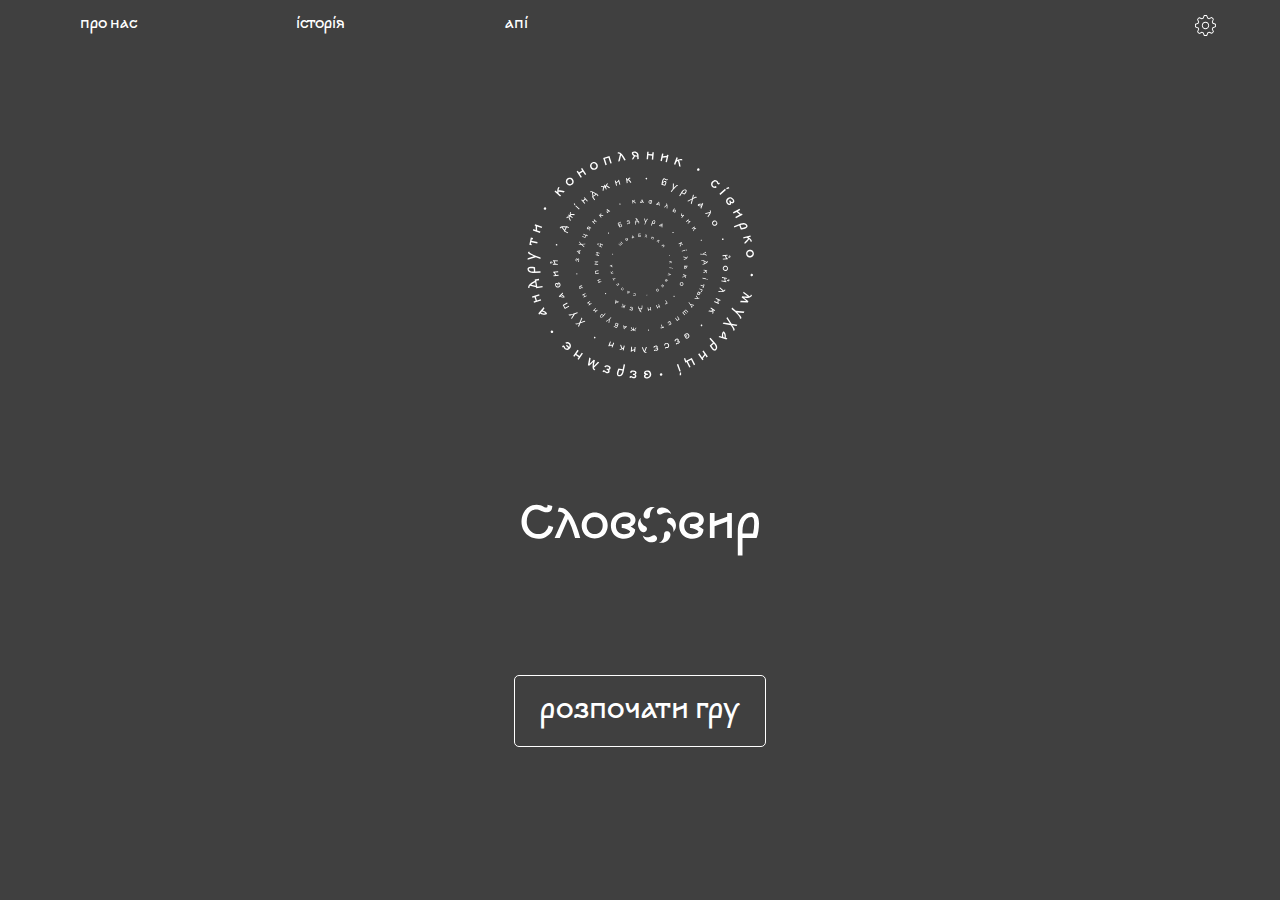
<file: index.html>
<!DOCTYPE html>
<html lang="en">
<head>
    <meta charset="UTF-8">
    <meta http-equiv="X-UA-Compatible" content="IE=edge">
    <meta name="viewport" content="width=device-width, initial-scale=1.0">
    <title>Slovovyr</title>
    <link rel="stylesheet" href="style.css">
</head>
<body class="">
    <div class="l-header">
        <div class="box">
            <div class="item">про нас</div>
            <div class="item">історія</div>
            <div class="item">апі</div>
        </div>
        <div class="icon">
            <svg width="21" height="21" viewBox="0 0 21 21" fill="none" xmlns="http://www.w3.org/2000/svg">
                <path d="M11.6489 21H9.44146C9.10934 21 8.99347 21.0007 7.86168 18.1393L6.98764 17.7768C4.60604 18.8794 4.32412 18.8794 4.22987 18.8794H4.04763L3.89222 18.7432L2.3274 17.1808C2.08943 16.9384 2.00696 16.8542 3.23146 14.0302L2.87506 13.1697C0 12.1184 0 11.9964 0 11.6499V9.44136C0 9.09533 0 8.98608 2.86554 7.85536L3.22194 6.993C1.92665 4.21198 2.01577 4.12563 2.27126 3.88017L3.9541 2.19652L4.16308 2.18983C4.41714 2.18983 5.35972 2.54078 6.96705 3.23326L7.83853 2.87218C8.88775 -0.000418458 9.01652 0 9.34752 0H11.555C11.8856 0 12.0019 0.000418203 13.1337 2.86256L14.0092 3.22249C16.3871 2.12136 16.6727 2.12136 16.7677 2.12136H16.9488L17.1042 2.25528L18.669 3.81504C18.907 4.06008 18.9883 4.14392 17.7638 6.96906L18.1213 7.83445C21 8.88133 21 9.00291 21 9.3501V11.556C21 11.8939 21 12.0129 18.1308 13.1442L17.7766 14.0073C19.0654 16.7763 18.9802 16.8631 18.739 17.1112L17.0433 18.8053L16.8332 18.8112C16.5803 18.8112 15.6399 18.4598 14.0348 17.7666L13.1582 18.128C12.1061 21 11.9866 21 11.6489 21ZM9.67093 20.0882H11.412C11.6118 19.6725 12.0437 18.5707 12.3895 17.6215L12.4591 17.4326L14.0444 16.7793L14.2149 16.853C15.1597 17.2642 16.2765 17.7199 16.7116 17.8599L17.9351 16.6387C17.7797 16.1991 17.3086 15.1235 16.8836 14.2162L16.7979 14.0318L17.4538 12.4339L17.6324 12.3635C18.5868 11.9886 19.6925 11.5258 20.1057 11.3147V9.59922C19.6877 9.39871 18.5863 8.97103 17.6372 8.62761L17.4514 8.55987L16.7911 6.96038L16.8699 6.78005C17.2761 5.84471 17.7279 4.74138 17.8726 4.29687L16.6459 3.0731C16.2499 3.21413 15.1412 3.699 14.206 4.13452L14.0318 4.21606L12.4465 3.56393L12.3757 3.38401C12.001 2.42955 11.5354 1.32287 11.3254 0.913171H9.58549C9.3846 1.32768 8.95413 2.42996 8.60921 3.37878L8.54068 3.56665L6.95977 4.22212L6.78931 4.14769C5.84233 3.73726 4.72334 3.28229 4.28673 3.14242L3.0654 4.3643C3.21866 4.80316 3.69123 5.87806 4.11473 6.78538L4.2016 6.97021L3.54238 8.56739L3.36495 8.63733C2.41212 9.0118 1.3082 9.47429 0.894942 9.68452V11.4022C1.31291 11.6035 2.41315 12.0323 3.36167 12.3772L3.54607 12.4457L4.20641 14.0398L4.12763 14.2197C3.72145 15.1543 3.27008 16.2562 3.12492 16.6999L4.35424 17.9274C4.74905 17.7852 5.85636 17.3004 6.79269 16.8644L6.96797 16.7825L8.55 17.4387L8.62078 17.6186C8.99665 18.5734 9.46082 19.6782 9.67093 20.0882ZM10.4999 14.1753C8.47573 14.1753 6.82742 12.5265 6.82742 10.4997C6.82742 8.47456 8.47542 6.82678 10.4999 6.82678C12.5229 6.82678 14.1673 8.47487 14.1673 10.4997C14.1673 12.5265 12.5229 14.1753 10.4999 14.1753ZM10.4999 7.73942C8.96776 7.73942 7.72236 8.97782 7.72236 10.4998C7.72236 12.0229 8.96745 13.2625 10.4999 13.2625C12.0295 13.2625 13.2738 12.0229 13.2738 10.4998C13.2734 8.97782 12.0295 7.73942 10.4999 7.73942Z" fill="white"/>
                </svg>               
        </div>
    </div>
    <div class="slovovyr">
        <svg width="260" id="vyr" height="260" viewBox="0 0 260 260" fill="none" xmlns="http://www.w3.org/2000/svg">
            <path d="M137.092 235.448C137.901 235.401 138.615 235.536 139.234 235.851C139.843 236.166 140.32 236.615 140.663 237.196C141.007 237.777 141.201 238.442 141.244 239.191C141.289 239.98 141.139 240.685 140.794 241.305C140.45 241.936 139.957 242.43 139.317 242.787C138.677 243.155 137.947 243.362 137.129 243.409C136.52 243.444 135.98 243.375 135.509 243.201C135.038 243.028 134.668 242.769 134.398 242.424C134.128 242.089 133.98 241.696 133.955 241.247C133.929 240.798 134.036 240.401 134.277 240.057C134.518 239.722 134.868 239.452 135.327 239.245C134.784 239.026 134.307 238.748 133.897 238.411C133.888 237.56 134.174 236.867 134.754 236.333C135.325 235.8 136.104 235.505 137.092 235.448ZM139.746 239.277C139.702 238.508 139.456 237.886 139.008 237.411C138.561 236.946 137.948 236.736 137.169 236.781C136.69 236.808 136.28 236.912 135.94 237.092C135.59 237.282 135.404 237.528 135.381 237.83C135.695 238.072 136.092 238.27 136.572 238.423C137.042 238.586 137.472 238.656 137.861 238.634L137.951 238.629L138.022 239.857L136.868 239.923C136.419 239.949 136.066 240.074 135.808 240.299C135.551 240.525 135.431 240.802 135.45 241.131C135.47 241.471 135.635 241.732 135.946 241.914C136.247 242.097 136.652 242.174 137.161 242.145C137.67 242.116 138.128 241.979 138.535 241.736C138.932 241.502 139.244 241.174 139.47 240.75C139.686 240.327 139.778 239.836 139.746 239.277Z" fill="white"/>
            <path d="M123.814 243.31C123.475 243.286 123.173 243.23 122.908 243.141C122.644 243.053 122.352 242.932 122.031 242.78C121.877 242.699 121.721 242.628 121.565 242.567C121.399 242.505 121.251 242.469 121.122 242.46C120.852 242.442 120.711 242.592 120.699 242.912L120.703 243.078L119.592 242.835C119.566 242.632 119.56 242.432 119.574 242.232C119.604 241.793 119.771 241.484 120.074 241.305C120.378 241.125 120.714 241.049 121.083 241.074C121.302 241.09 121.51 241.134 121.705 241.208C121.9 241.282 122.139 241.389 122.42 241.529C122.71 241.669 122.949 241.771 123.135 241.834C123.32 241.907 123.513 241.951 123.712 241.965C124.061 241.989 124.342 241.913 124.555 241.738C124.767 241.572 124.882 241.365 124.899 241.115C124.919 240.836 124.821 240.583 124.606 240.358C124.381 240.142 124.064 240.019 123.655 239.991L122.891 239.938L122.977 238.71L123.785 238.767C124.144 238.792 124.44 238.722 124.672 238.558C124.893 238.403 125.014 238.181 125.034 237.892C125.056 237.582 124.949 237.319 124.713 237.102C124.468 236.885 124.041 236.755 123.432 236.712C122.814 236.669 122.326 236.77 121.968 237.016C121.609 237.272 121.384 237.622 121.293 238.067L119.951 237.477C120.041 237.042 120.253 236.661 120.587 236.333C120.92 236.016 121.343 235.775 121.855 235.61C122.357 235.454 122.913 235.398 123.521 235.44C124.529 235.511 125.293 235.765 125.814 236.202C126.324 236.639 126.557 237.191 126.51 237.859C126.484 238.229 126.377 238.547 126.188 238.814C125.988 239.091 125.718 239.298 125.378 239.434C125.714 239.638 125.971 239.912 126.147 240.255C126.314 240.597 126.384 240.958 126.357 241.337C126.332 241.706 126.218 242.049 126.015 242.366C125.812 242.683 125.525 242.928 125.152 243.103C124.769 243.276 124.323 243.345 123.814 243.31Z" fill="white"/>
            <path d="M113.709 236.545C113.49 237.674 113.128 238.618 112.624 239.375C112.108 240.141 111.494 240.684 110.779 241.003C110.054 241.331 109.274 241.414 108.439 241.251C107.811 241.129 107.371 240.743 107.121 240.094C106.86 239.442 106.828 238.615 107.022 237.614C107.165 236.878 107.376 236.134 107.654 235.384C107.931 234.643 108.232 234.009 108.559 233.481L112.711 234.289L113.713 229.135L115.097 229.404L113.709 236.545ZM109.35 234.995C108.939 235.903 108.636 236.858 108.441 237.859C108.306 238.556 108.272 239.069 108.341 239.399C108.407 239.737 108.612 239.94 108.956 240.007C109.525 240.118 110.042 240.004 110.505 239.666C110.966 239.338 111.35 238.878 111.659 238.286C111.956 237.702 112.168 237.081 112.296 236.424L112.457 235.599L109.35 234.995Z" fill="white"/>
            <path d="M96.5753 238.208C96.2519 238.102 95.9727 237.975 95.7376 237.825C95.5024 237.675 95.248 237.487 94.9744 237.261C94.8439 237.145 94.7103 237.039 94.5736 236.942C94.4273 236.842 94.2924 236.771 94.1688 236.731C93.912 236.648 93.7389 236.76 93.6495 237.067L93.6128 237.229L92.5939 236.724C92.6177 236.521 92.6605 236.325 92.7223 236.135C92.8583 235.716 93.0952 235.457 93.4328 235.356C93.7704 235.256 94.1152 235.263 94.467 235.377C94.6763 235.445 94.8667 235.539 95.0384 235.657C95.21 235.776 95.4152 235.938 95.6539 236.141C95.9021 236.348 96.1088 236.505 96.274 236.611C96.4362 236.727 96.6123 236.816 96.8025 236.878C97.1354 236.986 97.4263 236.98 97.6752 236.862C97.9211 236.752 98.0827 236.579 98.16 236.341C98.2465 236.075 98.2129 235.806 98.0591 235.535C97.8927 235.271 97.6145 235.075 97.2246 234.949L96.4971 234.712L96.8773 233.542L97.6477 233.793C97.99 233.904 98.2936 233.908 98.5585 233.805C98.8108 233.708 98.9817 233.522 99.0714 233.246C99.1672 232.951 99.1272 232.67 98.9513 232.403C98.7658 232.132 98.3831 231.903 97.803 231.714C97.2133 231.522 96.7151 231.502 96.3083 231.654C95.8984 231.815 95.5953 232.1 95.3992 232.51L94.2398 231.612C94.4329 231.212 94.7309 230.894 95.134 230.657C95.5339 230.43 96.0025 230.298 96.5399 230.262C97.0646 230.233 97.617 230.313 98.1971 230.501C99.1577 230.814 99.8376 231.245 100.237 231.795C100.627 232.343 100.718 232.935 100.511 233.572C100.397 233.924 100.215 234.207 99.9672 234.421C99.7063 234.641 99.3943 234.776 99.031 234.826C99.3082 235.105 99.4909 235.433 99.5791 235.809C99.6577 236.181 99.6383 236.548 99.5208 236.91C99.4065 237.261 99.2127 237.566 98.9395 237.825C98.6662 238.083 98.3275 238.251 97.9234 238.33C97.5096 238.406 97.0603 238.365 96.5753 238.208Z" fill="white"/>
            <path d="M83.9522 232.702C84.0341 233.123 84.1672 233.44 84.3513 233.654C84.5354 233.868 84.7842 234.052 85.0978 234.208C85.1516 234.234 85.2456 234.27 85.38 234.314L84.5447 235.256C84.3657 235.212 84.2358 235.17 84.1552 235.13C83.1607 234.637 82.6272 233.642 82.5549 232.144C82.4781 230.655 82.6712 228.959 83.1341 227.057C81.8328 228.376 80.4911 229.631 79.1089 230.821L77.8724 230.208L79.2811 222.536L80.652 223.215L79.5978 228.686C81.1091 227.326 82.473 226.004 83.6894 224.721L84.9662 225.353C84.3261 227.748 83.966 229.623 83.8857 230.979L87.9498 226.832L89.24 227.472L83.9522 232.702Z" fill="white"/>
            <path d="M67.4785 223.942L68.7257 222.16L65.6289 219.992L64.3817 221.774L63.2265 220.966L67.5272 214.821L68.6823 215.63L66.403 218.886L69.4998 221.054L71.7791 217.797L72.9343 218.606L68.6336 224.75L67.4785 223.942Z" fill="white"/>
            <path d="M59.8137 213.466C59.3362 213.991 58.7954 214.378 58.1914 214.627C57.5732 214.876 56.954 214.955 56.3338 214.864C55.7062 214.766 55.1445 214.492 54.6487 214.042C54.397 213.813 54.2093 213.588 54.0855 213.368C53.9543 213.14 53.8359 212.884 53.7303 212.599C53.632 212.321 53.5385 212.141 53.4497 212.06C53.3535 211.973 53.2745 211.948 53.2126 211.987C53.144 212.032 53.0458 212.126 52.918 212.266L52.7364 212.466L52.0461 211.575C52.1974 211.334 52.3303 211.151 52.4446 211.025C52.7338 210.707 53.052 210.55 53.3991 210.555C53.7462 210.559 54.0492 210.679 54.3082 210.915C54.471 211.063 54.5989 211.22 54.6917 211.385C54.7772 211.544 54.8613 211.749 54.944 211.999C55.0342 212.257 55.1294 212.472 55.2297 212.644C55.3158 212.817 55.444 212.981 55.6142 213.136C55.9694 213.458 56.3871 213.608 56.8674 213.585C57.341 213.57 57.8125 213.363 58.282 212.966L55.9398 210.837L56.8276 209.86L59.1587 211.979C59.4465 211.484 59.5635 210.968 59.5096 210.433C59.449 209.905 59.2078 209.449 58.786 209.066C58.3716 208.689 57.9229 208.484 57.4399 208.45C56.9495 208.41 56.4884 208.538 56.0566 208.835L55.4147 207.623C56.045 207.183 56.7513 207 57.5336 207.076C58.3159 207.152 59.0327 207.486 59.6839 208.078C60.2019 208.549 60.5642 209.094 60.7708 209.714C60.9633 210.335 60.9832 210.975 60.8306 211.634C60.6638 212.293 60.3249 212.904 59.8137 213.466Z" fill="white"/>
            <path d="M42.9715 196.091C42.5593 195.538 41.7617 195.421 41.2083 195.834C40.655 196.246 40.5384 197.043 40.9505 197.597C41.3627 198.15 42.1604 198.267 42.7137 197.855C43.2671 197.442 43.3837 196.645 42.9715 196.091Z" fill="white"/>
            <path d="M32.7681 175.475C33.6405 175.682 34.452 176.016 35.2027 176.479C35.9444 176.947 36.493 177.555 36.8485 178.305C36.9513 178.522 36.9828 178.729 36.9429 178.925C36.8987 179.112 36.7907 179.246 36.619 179.327C36.104 179.571 35.4904 179.713 34.7784 179.752C34.0664 179.79 33.3146 179.698 32.523 179.476C31.7315 179.254 30.9718 178.9 30.2439 178.415L29.0813 179.779L28.4067 178.356L33.7511 172.121L34.4257 173.544L32.7681 175.475ZM35.1711 178.304C35.2525 178.265 35.2717 178.201 35.2289 178.11C35.1089 177.857 34.7212 177.576 34.0657 177.267C33.4011 176.963 32.6704 176.717 31.8737 176.53L31.0349 177.492C31.4854 177.766 31.9839 177.989 32.5305 178.161C33.0728 178.325 33.583 178.42 34.061 178.448C34.539 178.476 34.9091 178.428 35.1711 178.304Z" fill="white"/>
            <path d="M23.5772 166.454L25.6479 165.789L24.4915 162.19L22.4207 162.856L21.9894 161.513L29.1297 159.219L29.5611 160.561L25.7767 161.777L26.9332 165.376L30.7176 164.16L31.1489 165.502L24.0086 167.797L23.5772 166.454Z" fill="white"/>
            <path d="M32.4509 150.899L32.6853 152.229L26.2593 153.362L26.0718 152.298L20.0157 150.776C19.5151 151.393 19.3151 151.986 19.4158 152.558C19.4419 152.705 19.4821 152.876 19.5365 153.069L18.2827 152.955C18.2317 152.782 18.1967 152.641 18.1776 152.532C17.8043 150.415 20.0451 148.121 24.8999 145.651L24.7124 144.587L28.9225 143.845L29.1569 145.174L26.2024 145.695L27.2806 151.811L32.4509 150.899ZM25.1708 147.187C23.4084 148.076 22.0484 148.915 21.0907 149.703L25.8088 150.806L25.1708 147.187Z" fill="white"/>
            <path d="M23.282 137.993C22.133 138.042 21.1315 137.909 20.2773 137.596C19.4126 137.272 18.7419 136.801 18.2649 136.18C17.7775 135.551 17.5157 134.811 17.4793 133.962C17.4519 133.323 17.7251 132.805 18.2987 132.411C18.8719 132.006 19.6681 131.781 20.6871 131.738C21.4364 131.706 22.2085 131.738 23.0033 131.834C23.7882 131.93 24.4751 132.076 25.0639 132.271L25.2448 136.497L30.49 136.273L30.5503 137.681L23.282 137.993ZM23.7757 133.392C22.7967 133.204 21.7977 133.132 20.7787 133.175C20.0693 133.206 19.5626 133.292 19.2584 133.435C18.9443 133.579 18.7947 133.826 18.8096 134.175C18.8344 134.755 19.065 135.23 19.5013 135.602C19.9276 135.974 20.4645 136.241 21.1121 136.404C21.7492 136.557 22.4024 136.619 23.0718 136.59L23.9111 136.554L23.7757 133.392Z" fill="white"/>
            <path d="M30.4659 123.905L25.8637 122.252L17.5983 124.76L17.7321 123.176L23.8778 121.347C22.9399 120.926 21.8932 120.426 20.7379 119.847C20.034 119.507 19.4925 119.205 19.1132 118.942C18.734 118.679 18.4603 118.415 18.292 118.15C18.1245 117.875 18.0551 117.568 18.0837 117.229C18.0938 117.11 18.1188 116.992 18.1588 116.875L19.3575 116.584L19.3474 116.704C19.3247 116.973 19.39 117.209 19.5434 117.413C19.6869 117.616 19.8918 117.804 20.1582 117.977C20.4146 118.149 20.8208 118.389 21.3769 118.697C21.9803 119.039 22.7696 119.437 23.7449 119.89C24.7202 120.344 25.5772 120.712 26.316 120.995L30.5846 122.5L30.4659 123.905Z" fill="white"/>
            <path d="M20.8483 102.622L23.0189 103.087L22.7358 104.407L21.8119 104.209L21.4722 105.793L27.5588 107.098L27.2631 108.477L21.1765 107.172L20.8368 108.756L21.7608 108.954L21.4777 110.274L19.3071 109.808L20.8483 102.622Z" fill="white"/>
            <path d="M23.3606 94.1212L25.7237 94.9525L25.6621 90.9237L24.615 90.5554L25.0829 89.2253L32.1579 91.7142L31.69 93.0443L27.0347 91.4066L27.0962 95.4353L30.4356 96.6101L29.9677 97.9402L22.8927 95.4513L23.3606 94.1212Z" fill="white"/>
            <path d="M36.0757 74.183C36.428 73.5897 36.2289 72.8085 35.6356 72.4562C35.0424 72.1039 34.2612 72.303 33.9089 72.8963C33.5566 73.4896 33.7557 74.2707 34.349 74.623C34.9423 74.9753 35.7234 74.7762 36.0757 74.183Z" fill="white"/>
            <path d="M44.5068 56.5145L45.4407 55.4782L47.2682 57.1249C47.1491 56.1965 47.1994 55.2592 47.4193 54.3132C47.6384 53.353 47.9834 52.5668 48.4543 51.9546L49.725 52.4939L49.6246 52.6053C49.3635 52.895 49.1362 53.2892 48.9426 53.7878C48.7483 54.2723 48.6057 54.7967 48.5146 55.3608C49.3122 55.3122 50.2465 55.3733 51.3175 55.5442C52.3877 55.701 53.5378 55.9633 54.7678 56.3313L53.7034 57.5124C51.5192 56.9038 49.7604 56.6448 48.4268 56.7354C48.4516 57.6192 48.6262 58.2545 48.9508 58.6412L51.0123 60.4988L50.0785 61.5352L44.5068 56.5145Z" fill="white"/>
            <path d="M62.2845 49.5583C61.7288 50.0317 61.1124 50.3336 60.4352 50.4639C59.7656 50.5877 59.11 50.5353 58.4686 50.3067C57.8207 50.0705 57.26 49.6746 56.7866 49.1189C56.3197 48.5708 56.0243 47.962 55.9004 47.2924C55.7778 46.6087 55.8307 45.9461 56.0593 45.3047C56.289 44.6492 56.6779 44.0879 57.226 43.621C57.7969 43.1346 58.4171 42.8295 59.0867 42.7057C59.7499 42.5742 60.3983 42.6261 61.0322 42.8612C61.6736 43.0898 62.2375 43.4895 62.7239 44.0604C63.1973 44.6161 63.4992 45.2325 63.6295 45.9097C63.7533 46.5793 63.6971 47.2381 63.4609 47.886C63.2323 48.5275 62.8402 49.0849 62.2845 49.5583ZM57.9284 48.1461C58.4148 48.717 58.9849 49.0392 59.6387 49.1128C60.2925 49.1863 60.8859 48.9961 61.4187 48.5421C61.9515 48.0882 62.2336 47.5326 62.2648 46.8754C62.2961 46.2181 62.0685 45.6041 61.5821 45.0332C61.0957 44.4623 60.5256 44.1401 59.8718 44.0666C59.2179 43.993 58.6246 44.1832 58.0918 44.6372C57.5589 45.0912 57.2769 45.6468 57.2457 46.304C57.2144 46.9612 57.442 47.5752 57.9284 48.1461Z" fill="white"/>
            <path d="M67.8 35.7733L68.9809 37.5998L72.1552 35.5475L70.9744 33.721L72.1585 32.9554L76.2304 39.2538L75.0464 40.0193L72.8882 36.6812L69.7139 38.7335L71.872 42.0716L70.6879 42.8371L66.6159 36.5388L67.8 35.7733Z" fill="white"/>
            <path d="M85.5919 34.4522C84.9321 34.7646 84.2583 34.8955 83.5705 34.845C82.8918 34.7901 82.2725 34.5689 81.7127 34.1811C81.1487 33.7843 80.7105 33.256 80.3981 32.5962C80.09 31.9455 79.9633 31.2808 80.0181 30.602C80.0777 29.9099 80.3014 29.284 80.6891 28.7243C81.0816 28.1512 81.6032 27.7106 82.254 27.4024C82.9318 27.0815 83.6101 26.9484 84.2889 27.0032C84.9634 27.049 85.576 27.2679 86.1267 27.66C86.6865 28.0477 87.1268 28.5805 87.4478 29.2584C87.7602 29.9182 87.8911 30.5919 87.8406 31.2797C87.7858 31.9585 87.56 32.5799 87.1632 33.1439C86.7754 33.7037 86.2516 34.1398 85.5919 34.4522ZM81.7538 31.9543C82.0747 32.6322 82.5413 33.0918 83.1534 33.333C83.7655 33.5743 84.3879 33.5451 85.0206 33.2456C85.6532 32.946 86.0702 32.4831 86.2715 31.8567C86.4728 31.2303 86.413 30.5781 86.0921 29.9003C85.7711 29.2224 85.3046 28.7629 84.6925 28.5216C84.0803 28.2803 83.4579 28.3095 82.8253 28.609C82.1926 28.9086 81.7756 29.3716 81.5743 29.998C81.373 30.6244 81.4328 31.2765 81.7538 31.9543Z" fill="white"/>
            <path d="M99.4487 20.9934L101.74 28.1348L100.398 28.5656L98.5186 22.7096L94.9193 23.8645L96.7983 29.7204L95.4557 30.1512L93.1643 23.0098L99.4487 20.9934Z" fill="white"/>
            <path d="M114.216 25.3886C113.104 23.0592 112.061 21.3068 111.087 20.1313L109.685 26.2074L108.179 26.4795L110.009 19.0609C109.391 18.5629 108.796 18.3655 108.225 18.4686C108.078 18.4953 107.907 18.5362 107.714 18.5915L107.823 17.3371C107.996 17.2855 108.137 17.2498 108.245 17.2303C110.538 16.816 113.035 19.4438 115.737 25.1139L114.216 25.3886Z" fill="white"/>
            <path d="M121.848 24.3913C122.507 23.0689 123.175 21.9612 123.854 21.0683C123.218 20.7479 122.728 20.3304 122.384 19.8161C122.039 19.2917 121.852 18.7349 121.824 18.1455C121.779 17.1866 122.556 16.6695 124.154 16.5943C125.023 16.5533 125.779 16.6679 126.423 16.938C127.076 17.2075 127.58 17.6043 127.935 18.1281C128.3 18.6516 128.5 19.2729 128.534 19.9921L128.726 24.0676L127.317 24.1339L127.199 21.6166L127.034 21.6244C126.275 21.6601 125.617 21.611 125.06 21.4771C124.447 22.2868 123.886 23.2342 123.377 24.3194L121.848 24.3913ZM123.318 18.2855C123.332 18.5851 123.41 18.8618 123.552 19.1154C123.694 19.369 123.905 19.5893 124.184 19.7764C124.897 20.2634 125.829 20.4798 126.977 20.4257L127.142 20.418L127.13 20.1483C127.093 19.3791 126.821 18.7963 126.311 18.3998C125.812 17.9929 125.122 17.8101 124.243 17.8515C123.924 17.8665 123.686 17.9128 123.529 17.9902C123.382 18.0572 123.312 18.1556 123.318 18.2855Z" fill="white"/>
            <path d="M138.655 16.8265L138.471 18.9937L142.237 19.3134L142.421 17.1462L143.826 17.2655L143.192 24.7386L141.787 24.6194L142.123 20.6586L138.356 20.3389L138.02 24.2997L136.615 24.1804L137.25 16.7073L138.655 16.8265Z" fill="white"/>
            <path d="M153.448 18.8188L152.91 21.2654L156.901 20.7146L157.139 19.6305L158.517 19.9332L156.906 27.2583L155.529 26.9555L156.589 22.1356L152.597 22.6865L151.837 26.1439L150.46 25.8412L152.07 18.5161L153.448 18.8188Z" fill="white"/>
            <path d="M166.525 22.2557L167.837 22.7316L166.997 25.044C167.813 24.5847 168.7 24.2791 169.66 24.1273C170.632 23.9694 171.49 23.9937 172.234 24.1999L172.212 25.5802L172.071 25.529C171.705 25.3959 171.254 25.3334 170.719 25.3415C170.197 25.3435 169.658 25.4084 169.101 25.536C169.445 26.2569 169.74 27.1457 169.984 28.2024C170.241 29.253 170.43 30.4174 170.552 31.6955L169.057 31.1531C168.8 28.9003 168.379 27.173 167.794 25.9713C166.984 26.3264 166.461 26.727 166.225 27.1732L165.278 29.7817L163.967 29.3058L166.525 22.2557Z" fill="white"/>
            <path d="M187.663 35.6474C188.252 36.0055 189.035 35.8142 189.394 35.2244C189.752 34.6346 189.56 33.8515 188.971 33.4934C188.381 33.1353 187.598 33.3267 187.24 33.9164C186.881 34.5062 187.073 35.2893 187.663 35.6474Z" fill="white"/>
            <path d="M202.325 51.9569C201.8 51.4789 201.434 50.9227 201.228 50.2882C201.035 49.6531 201.015 49.0063 201.169 48.3478C201.322 47.6894 201.651 47.0829 202.156 46.5283C202.634 46.0034 203.179 45.6203 203.79 45.3793C204.409 45.1309 205.028 45.0523 205.648 45.1436C206.268 45.2349 206.826 45.5061 207.321 45.9571C207.573 46.186 207.76 46.4109 207.884 46.6316C208.015 46.859 208.133 47.1154 208.238 47.4007C208.336 47.6793 208.43 47.859 208.519 47.9397C208.615 48.0273 208.694 48.0519 208.756 48.0136C208.824 47.9679 208.923 47.8748 209.05 47.7343L209.162 47.6123L209.803 48.6016C209.717 48.7401 209.624 48.8648 209.523 48.9757C209.233 49.2937 208.915 49.4502 208.568 49.4452C208.221 49.4402 207.918 49.3199 207.659 49.0843C207.504 48.9429 207.387 48.7962 207.309 48.6441C207.231 48.492 207.151 48.2976 207.07 48.0607C206.972 47.7963 206.885 47.588 206.807 47.436C206.729 47.2839 206.608 47.1338 206.446 46.9857C206.017 46.5952 205.507 46.4492 204.917 46.5476C204.327 46.646 203.783 46.9688 203.285 47.516C202.753 48.1002 202.481 48.7111 202.468 49.3488C202.456 49.9864 202.701 50.5342 203.204 50.992C203.611 51.3623 204.062 51.557 204.558 51.5762C205.062 51.588 205.535 51.4243 205.98 51.0849L206.631 52.3073C206.222 52.6238 205.764 52.8223 205.258 52.9026C204.759 52.9897 204.251 52.9533 203.734 52.7935C203.224 52.6263 202.754 52.3474 202.325 51.9569Z" fill="white"/>
            <path d="M215.943 54.9151L210.347 59.9095L209.408 58.8576L215.004 53.8632L215.943 54.9151ZM216.219 53.0398L218.826 52.0191L219.356 53.3559L216.656 54.1376L216.219 53.0398Z" fill="white"/>
            <path d="M216.858 68.4547C216.387 67.7957 216.12 67.1204 216.056 66.4287C215.997 65.7452 216.122 65.1029 216.43 64.5018C216.738 63.9008 217.197 63.3822 217.807 62.9461C218.45 62.4867 219.126 62.2372 219.835 62.1974C220.552 62.1519 221.233 62.3046 221.877 62.6555C222.529 63.0005 223.094 63.5066 223.57 64.1738C223.925 64.6701 224.155 65.1635 224.26 65.654C224.364 66.1445 224.343 66.5962 224.195 67.0089C224.056 67.4158 223.803 67.7501 223.437 68.0117C223.071 68.2734 222.678 68.3944 222.258 68.3748C221.847 68.3493 221.431 68.1977 221.012 67.92C221.116 68.4965 221.136 69.0481 221.07 69.5748C220.355 70.0365 219.617 70.1645 218.855 69.959C218.1 69.7616 217.434 69.2602 216.858 68.4547ZM218.679 64.1664C218.053 64.6141 217.658 65.1542 217.496 65.7867C217.341 66.4133 217.491 67.0439 217.944 67.6785C218.223 68.069 218.53 68.3601 218.864 68.5518C219.211 68.7458 219.519 68.7719 219.786 68.63C219.823 68.2348 219.778 67.7936 219.651 67.3066C219.538 66.8219 219.369 66.4209 219.142 66.1036L219.09 66.0303L220.09 65.3151L220.762 66.2548C221.023 66.6209 221.318 66.8528 221.646 66.9503C221.974 67.0479 222.272 67.0007 222.541 66.8088C222.817 66.6111 222.95 66.3321 222.938 65.9717C222.932 65.6195 222.781 65.2359 222.484 64.821C222.188 64.4061 221.828 64.0917 221.405 63.8779C220.995 63.6665 220.551 63.5783 220.072 63.6133C219.599 63.6564 219.135 63.8408 218.679 64.1664Z" fill="white"/>
            <path d="M230.168 75.0542L227.956 76.2305L230.963 78.9128L231.943 78.3916L232.605 79.6365L225.983 83.1583L225.321 81.9134L229.678 79.596L226.672 76.9137L223.546 78.576L222.884 77.3312L229.506 73.8094L230.168 75.0542Z" fill="white"/>
            <path d="M230.664 88.577C231.74 88.17 232.733 87.9814 233.642 88.0115C234.564 88.0473 235.349 88.2849 235.997 88.7242C236.657 89.1693 237.138 89.7893 237.438 90.5843C237.665 91.1828 237.568 91.7596 237.147 92.3145C236.73 92.8787 236.044 93.3413 235.09 93.7023C234.389 93.9678 233.645 94.1796 232.861 94.3376C232.085 94.4921 231.387 94.5691 230.767 94.5686L229.27 90.6125L224.359 92.4707L223.86 91.152L230.664 88.577ZM231.638 93.1001C232.627 92.9718 233.598 92.7272 234.552 92.3662C235.216 92.1149 235.67 91.8736 235.914 91.6423C236.168 91.4074 236.232 91.1263 236.108 90.799C235.903 90.2565 235.535 89.8772 235.004 89.6612C234.483 89.4415 233.889 89.3561 233.223 89.4049C232.57 89.4596 231.93 89.6055 231.304 89.8426L230.518 90.1399L231.638 93.1001Z" fill="white"/>
            <path d="M240.456 100.38L240.78 101.737L238.388 102.309C239.22 102.737 239.964 103.31 240.619 104.027C241.285 104.752 241.738 105.482 241.975 106.217L240.811 106.958L240.776 106.812C240.685 106.433 240.489 106.022 240.188 105.58C239.899 105.145 239.548 104.731 239.135 104.336C238.723 105.021 238.143 105.756 237.395 106.541C236.659 107.334 235.791 108.133 234.791 108.938L234.421 107.391C236.16 105.937 237.371 104.634 238.052 103.484C237.31 103.004 236.687 102.788 236.185 102.836L233.486 103.482L233.161 102.125L240.456 100.38Z" fill="white"/>
            <path d="M236.11 118.969C236.035 118.243 236.136 117.564 236.412 116.932C236.69 116.311 237.105 115.8 237.656 115.401C238.218 115.001 238.862 114.764 239.588 114.689C240.305 114.615 240.974 114.716 241.595 114.994C242.228 115.28 242.744 115.7 243.143 116.251C243.553 116.812 243.795 117.451 243.869 118.167C243.946 118.913 243.846 119.597 243.568 120.219C243.301 120.84 242.891 121.344 242.338 121.733C241.786 122.132 241.137 122.37 240.391 122.447C239.665 122.523 238.986 122.422 238.354 122.145C237.732 121.868 237.221 121.448 236.821 120.886C236.422 120.334 236.185 119.695 236.11 118.969ZM239.743 116.181C238.997 116.258 238.408 116.545 237.977 117.042C237.546 117.539 237.366 118.136 237.438 118.832C237.51 119.528 237.808 120.076 238.332 120.474C238.856 120.872 239.491 121.033 240.237 120.955C240.983 120.878 241.571 120.591 242.002 120.094C242.433 119.597 242.613 119.001 242.541 118.304C242.469 117.608 242.171 117.061 241.647 116.662C241.124 116.264 240.489 116.104 239.743 116.181Z" fill="white"/>
            <path d="M240.557 139.881C240.492 140.567 241.006 141.189 241.693 141.254C242.38 141.319 243.001 140.805 243.066 140.118C243.131 139.431 242.618 138.81 241.931 138.745C241.244 138.68 240.622 139.194 240.557 139.881Z" fill="white"/>
            <path d="M239.53 161.166C239.933 161.023 240.227 160.844 240.411 160.63C240.595 160.416 240.741 160.143 240.848 159.809C240.866 159.752 240.887 159.654 240.911 159.515L241.967 160.2C241.95 160.384 241.928 160.519 241.9 160.604C241.561 161.661 240.655 162.337 239.185 162.631C237.724 162.928 236.018 162.989 234.068 162.814C235.567 163.905 237.007 165.045 238.389 166.235L237.967 167.549L230.17 167.297L230.638 165.84L236.205 166.069C234.635 164.777 233.125 163.625 231.675 162.613L232.111 161.256C234.575 161.533 236.483 161.61 237.835 161.488L233.13 158.086L233.571 156.715L239.53 161.166Z" fill="white"/>
            <path d="M222.133 172.612L225.803 175.844L234.411 176.557L233.703 177.98L227.315 177.417C228.033 178.154 228.822 179.004 229.682 179.968C230.211 180.544 230.604 181.024 230.859 181.408C231.115 181.792 231.272 182.138 231.331 182.447C231.386 182.764 231.337 183.075 231.186 183.379C231.132 183.487 231.065 183.588 230.985 183.682L229.764 183.51L229.817 183.402C229.937 183.161 229.964 182.917 229.896 182.671C229.837 182.43 229.716 182.18 229.532 181.921C229.357 181.666 229.068 181.293 228.664 180.802C228.229 180.262 227.642 179.601 226.903 178.82C226.163 178.039 225.502 177.381 224.919 176.846L221.505 173.875L222.133 172.612Z" fill="white"/>
            <path d="M219.968 188.622L216.435 183.162L217.259 181.927L221.586 188.71L227.389 189.716L226.507 191.038L222.268 190.229L222.567 190.645C223.03 191.303 223.318 191.718 223.432 191.89C223.851 192.506 224.157 193.011 224.351 193.405C224.547 193.812 224.647 194.167 224.65 194.47C224.661 194.778 224.572 195.073 224.383 195.356C224.316 195.455 224.237 195.547 224.146 195.63L222.956 195.305L223.023 195.205C223.173 194.981 223.234 194.745 223.206 194.498C223.179 194.251 223.094 193.991 222.953 193.716C222.811 193.441 222.58 193.04 222.259 192.513C221.929 191.981 221.412 191.197 220.708 190.162L212.704 188.752L213.587 187.429L219.968 188.622Z" fill="white"/>
            <path d="M212.012 201.653C211.851 200.771 211.832 199.893 211.955 199.02C212.086 198.153 212.424 197.406 212.968 196.78C213.126 196.599 213.302 196.487 213.498 196.445C213.687 196.411 213.853 196.456 213.996 196.58C214.426 196.954 214.802 197.46 215.123 198.096C215.444 198.733 215.661 199.459 215.775 200.273C215.889 201.087 215.87 201.925 215.717 202.786L217.433 203.304L216.4 204.493L208.545 202.098L209.578 200.909L212.012 201.653ZM213.639 198.317C213.571 198.258 213.505 198.266 213.439 198.342C213.255 198.553 213.153 199.021 213.133 199.746C213.121 200.477 213.189 201.244 213.337 202.049L214.555 202.432C214.624 201.909 214.629 201.363 214.568 200.793C214.5 200.231 214.383 199.725 214.217 199.276C214.051 198.827 213.858 198.507 213.639 198.317Z" fill="white"/>
            <path d="M205.321 208.228C206.087 209.087 206.618 209.946 206.916 210.806C207.213 211.68 207.273 212.497 207.095 213.259C206.916 214.035 206.509 214.706 205.875 215.272C205.397 215.698 204.824 215.814 204.155 215.62C203.479 215.432 202.801 214.958 202.122 214.197C201.623 213.637 201.159 213.019 200.73 212.343C200.308 211.674 199.986 211.05 199.764 210.471L202.921 207.656L199.427 203.737L200.479 202.799L205.321 208.228ZM201.448 210.758C201.922 211.635 202.498 212.455 203.177 213.216C203.65 213.746 204.037 214.083 204.341 214.228C204.651 214.38 204.936 214.34 205.198 214.107C205.631 213.721 205.853 213.241 205.864 212.668C205.882 212.103 205.749 211.518 205.465 210.914C205.18 210.324 204.815 209.779 204.369 209.279L203.81 208.652L201.448 210.758Z" fill="white"/>
            <path d="M196.648 222.397L195.231 220.331L192.903 223.62L193.531 224.535L192.368 225.333L188.125 219.148L189.288 218.35L192.08 222.42L194.408 219.131L192.405 216.212L193.568 215.414L197.811 221.599L196.648 222.397Z" fill="white"/>
            <path d="M183.914 230.249L181.157 224.751L177.818 226.426L180.575 231.923L179.314 232.555L176.558 227.058L175.418 227.629L173.937 223.506L175.117 222.914L176.14 225.757L181.812 222.912L185.174 229.617L183.914 230.249Z" fill="white"/>
            <path d="M169.462 236.612L166.876 229.572L168.2 229.086L170.785 236.126L169.462 236.612ZM171.104 237.559L171.094 240.359L169.656 240.36L169.922 237.561L171.104 237.559Z" fill="white"/>
            <path d="M150.89 238.201C150.21 238.323 149.75 238.985 149.872 239.664C149.995 240.343 150.656 240.803 151.335 240.681C152.015 240.559 152.475 239.897 152.353 239.218C152.231 238.539 151.569 238.079 150.89 238.201Z" fill="white"/>
            <path d="M70.6237 187.204L74.688 185.694L75.3726 186.409L70.3323 188.245L68.8388 191.876L68.1057 191.11L69.2453 188.468L68.9312 188.603C68.4363 188.809 68.1247 188.937 67.9963 188.986C67.535 189.169 67.1621 189.295 66.8777 189.365C66.5838 189.434 66.3384 189.447 66.1412 189.405C65.9393 189.368 65.7599 189.267 65.6032 189.104C65.5479 189.046 65.4998 188.981 65.4589 188.909L65.8425 188.182L65.8978 188.24C66.0223 188.37 66.1668 188.444 66.3315 188.462C66.4961 188.479 66.678 188.462 66.8772 188.41C67.0764 188.358 67.3707 188.265 67.7603 188.132C68.1546 187.994 68.7394 187.771 69.5147 187.463L71.5898 182.458L72.3228 183.224L70.6237 187.204Z" fill="white"/>
            <path d="M67.8532 177.938L64.8218 179.138L61.7899 184.033L61.1591 183.182L63.4292 179.559C62.7746 179.762 62.0307 179.973 61.1973 180.192C60.6951 180.331 60.2912 180.419 59.9857 180.454C59.6801 180.49 59.4269 180.478 59.2259 180.42C59.0209 180.356 58.851 180.233 58.7161 180.051C58.6685 179.986 58.629 179.916 58.5974 179.84L59.0695 179.167L59.1171 179.231C59.2243 179.376 59.3611 179.465 59.5275 179.499C59.6886 179.538 59.8739 179.542 60.0835 179.511C60.2876 179.484 60.5967 179.425 61.0106 179.335C61.4631 179.24 62.0334 179.091 62.7213 178.889C63.4092 178.686 64.0004 178.493 64.4949 178.31L67.2938 177.183L67.8532 177.938Z" fill="white"/>
            <path d="M52.742 170.042L57.1176 167.622L57.5724 168.445L53.9845 170.429L55.2039 172.634L58.7919 170.65L59.2468 171.473L54.8712 173.892L52.742 170.042Z" fill="white"/>
            <path d="M51.8747 159.656C52.4453 159.834 52.9694 160.094 53.4472 160.437C53.9187 160.783 54.2552 161.213 54.4568 161.728C54.515 161.877 54.5263 162.016 54.4907 162.144C54.4526 162.267 54.3746 162.351 54.2566 162.397C53.9027 162.536 53.4881 162.601 53.0128 162.594C52.5374 162.586 52.0417 162.49 51.5257 162.306C51.0096 162.121 50.5208 161.85 50.0593 161.494L49.2227 162.347L48.8402 161.369L52.6844 157.471L53.0669 158.449L51.8747 159.656ZM53.3413 161.649C53.3972 161.627 53.413 161.585 53.3887 161.523C53.3207 161.349 53.0759 161.144 52.6543 160.908C52.2265 160.675 51.752 160.478 51.2308 160.316L50.6283 160.917C50.9152 161.12 51.2363 161.291 51.5918 161.431C51.9448 161.565 52.2797 161.653 52.5963 161.694C52.9129 161.734 53.1612 161.72 53.3413 161.649Z" fill="white"/>
            <path d="M50.4095 149.288C50.5381 149.813 50.5368 150.297 50.4055 150.741C50.2726 151.179 50.0365 151.546 49.6973 151.842C49.358 152.138 48.9456 152.345 48.46 152.464C47.9485 152.59 47.4683 152.577 47.0195 152.426C46.5642 152.277 46.1805 152.014 45.8685 151.638C45.55 151.263 45.3256 150.81 45.1954 150.279C45.0985 149.884 45.0783 149.522 45.1347 149.192C45.1911 148.863 45.316 148.588 45.5094 148.369C45.6963 148.152 45.9355 148.007 46.2268 147.936C46.5182 147.865 46.7914 147.887 47.0463 148.003C47.2948 148.12 47.5146 148.317 47.7058 148.593C47.7835 148.21 47.9079 147.863 48.0791 147.554C48.6358 147.445 49.1245 147.548 49.5451 147.863C49.9641 148.172 50.2522 148.647 50.4095 149.288ZM48.2217 151.493C48.7203 151.371 49.0981 151.134 49.3551 150.783C49.6057 150.433 49.669 150.006 49.5451 149.5C49.4689 149.19 49.3512 148.934 49.192 148.733C49.0247 148.526 48.8408 148.434 48.6402 148.456C48.5195 148.692 48.4382 148.976 48.3963 149.309C48.3464 149.637 48.3524 149.927 48.4143 150.179L48.4286 150.238L47.6322 150.433L47.4488 149.685C47.3773 149.394 47.2521 149.177 47.0733 149.036C46.8944 148.895 46.6982 148.85 46.4845 148.902C46.2644 148.956 46.1134 149.096 46.0315 149.322C45.9481 149.542 45.9469 149.817 46.0279 150.147C46.1089 150.477 46.254 150.761 46.4631 150.998C46.6642 151.23 46.9173 151.394 47.2225 151.491C47.5261 151.581 47.8592 151.582 48.2217 151.493Z" fill="white"/>
            <path d="M43.5212 140.312L45.1814 140.131L43.9845 137.727L43.2489 137.807L43.1473 136.872L48.118 136.332L48.2196 137.266L44.9489 137.622L46.1457 140.027L48.4919 139.771L48.5935 140.706L43.6228 141.246L43.5212 140.312Z" fill="white"/>
            <path d="M42.8673 128.755L44.5368 128.795L43.6675 126.254L42.9277 126.236L42.9503 125.296L47.9489 125.416L47.9263 126.356L44.6372 126.277L45.5065 128.819L47.8658 128.875L47.8433 129.815L42.8447 129.695L42.8673 128.755ZM42.3376 127.902C42.0348 127.735 41.7942 127.619 41.6157 127.555C41.4374 127.484 41.2682 127.447 41.1083 127.443C41.0283 127.441 40.9644 127.463 40.9166 127.508C40.8689 127.554 40.8442 127.61 40.8426 127.677C40.8407 127.756 40.8757 127.824 40.9477 127.879C41.0133 127.927 41.1193 127.953 41.266 127.957C41.3459 127.959 41.406 127.957 41.4462 127.951L41.2092 128.656C41.1156 128.667 41.0421 128.672 40.9888 128.67C40.7155 128.664 40.4946 128.562 40.3259 128.364C40.1508 128.16 40.0669 127.905 40.0742 127.598C40.0813 127.305 40.177 127.067 40.3614 126.885C40.546 126.696 40.7816 126.605 41.0682 126.612C41.2681 126.616 41.5036 126.669 41.7746 126.769C42.0458 126.862 42.3293 126.999 42.625 127.179L42.3376 127.902Z" fill="white"/>
            <path d="M47.392 109.919C47.4989 109.471 47.2175 109.013 46.7701 108.907C46.3227 108.8 45.8648 109.081 45.758 109.528C45.6511 109.976 45.9324 110.434 46.3799 110.541C46.8273 110.647 47.2852 110.366 47.392 109.919Z" fill="white"/>
            <path d="M58.1799 97.4048L57.7877 98.2148L53.8725 96.3192L54.1862 95.6712L51.5068 92.4851C50.9957 92.6228 50.656 92.8657 50.4875 93.2137C50.4439 93.3037 50.399 93.4116 50.3529 93.5374L49.7198 92.9865C49.7601 92.8726 49.7962 92.7827 49.8281 92.7167C50.4527 91.4266 52.5591 91.0614 56.1472 91.6209L56.461 90.9729L59.0261 92.2148L58.6339 93.0249L56.8338 92.1533L55.0297 95.8796L58.1799 97.4048ZM55.694 92.557C54.3944 92.3499 53.3319 92.2725 52.5066 92.3248L54.6264 94.7621L55.694 92.557Z" fill="white"/>
            <path d="M60.8304 82.0671C60.5347 81.8617 60.0668 81.8166 59.4265 81.9319C59.5933 82.7784 60.0452 83.8514 60.7822 85.1509L60.2059 85.9803C59.7724 85.2489 59.4185 84.5606 59.1443 83.9155C58.8646 83.2665 58.6769 82.6896 58.5811 82.1848C58.2272 82.3203 57.905 82.4861 57.6145 82.6821C57.3187 82.8743 57.0965 83.0772 56.9482 83.2907L56.8911 83.3728L56.3339 82.6325C56.6601 82.2098 57.1068 81.8707 57.6739 81.6153C58.2393 81.3506 58.8508 81.195 59.5082 81.1485L58.1367 80.1956L58.6674 79.4318L59.9978 80.3562C59.8428 79.7614 59.7945 79.1474 59.8529 78.5142C59.9151 77.8755 60.0724 77.3395 60.3249 76.906L61.2048 77.1643L61.1477 77.2464C60.9994 77.4599 60.8868 77.7389 60.8099 78.0832C60.7275 78.4238 60.6845 78.7836 60.6809 79.1626C61.1929 79.08 61.7991 79.0547 62.4994 79.0866C63.2035 79.1131 63.972 79.2046 64.8048 79.3612L64.2 80.2317C62.766 79.9822 61.6151 79.9212 60.7471 80.0488C60.7951 80.3419 60.8725 80.5986 60.9792 80.8189C61.0804 81.0354 61.2077 81.1968 61.361 81.3034L62.7735 82.2848L62.2429 83.0485L60.8304 82.0671Z" fill="white"/>
            <path d="M65.904 70.4124L69.598 73.782L68.9645 74.4765L65.2705 71.1069L65.904 70.4124ZM64.6414 70.3571L63.7866 68.6975L64.6369 68.255L65.3396 69.9923L64.6414 70.3571Z" fill="white"/>
            <path d="M71.9407 64.4284L72.8935 65.5213L74.793 63.8653L73.8401 62.7724L74.5486 62.1546L77.8344 65.9234L77.1259 66.5411L75.3844 64.5437L73.485 66.1997L75.2265 68.1972L74.518 68.8149L71.2321 65.0461L71.9407 64.4284Z" fill="white"/>
            <path d="M85.0855 64.7873L84.3321 65.2796L81.9527 61.638L82.5554 61.2442L81.9 57.1331C81.391 56.9879 80.9747 57.021 80.651 57.2325C80.5673 57.2872 80.4733 57.3566 80.3689 57.4407L80.11 56.6423C80.2032 56.5655 80.2805 56.507 80.3419 56.4669C81.5418 55.6829 83.5354 56.4549 86.3226 58.7827L86.9253 58.3889L88.4842 60.7748L87.7308 61.267L86.6368 59.5928L83.1711 61.8573L85.0855 64.7873ZM85.452 59.3516C84.4446 58.5046 83.5739 57.891 82.8396 57.5107L83.401 60.6917L85.452 59.3516Z" fill="white"/>
            <path d="M95.2579 53.0063C95.1103 52.678 94.7324 52.3983 94.1243 52.1673C93.8312 52.9788 93.6658 54.1313 93.6281 55.6247L92.7069 56.0387C92.7121 55.1885 92.7633 54.4163 92.8606 53.7221C92.9551 53.0218 93.0914 52.4306 93.2694 51.9486C92.8962 51.8824 92.5346 51.8586 92.1847 51.877C91.8321 51.8893 91.5373 51.9487 91.3001 52.0553L91.2089 52.0963L91.1126 51.1748C91.61 50.9805 92.1675 50.9199 92.7852 50.9931C93.4062 51.0575 94.0104 51.2391 94.5978 51.5378L93.9132 50.0146L94.7614 49.6334L95.4256 51.111C95.5991 50.5213 95.874 49.9702 96.2502 49.4575C96.6325 48.9422 97.0435 48.5637 97.4832 48.3223L98.1043 48.9969L98.0131 49.0379C97.776 49.1445 97.5358 49.3256 97.2925 49.5811C97.0465 49.8306 96.8243 50.1168 96.626 50.4398C97.1074 50.6328 97.64 50.9233 98.2237 51.3114C98.8136 51.6968 99.4251 52.1711 100.058 52.7343L99.0915 53.1689C97.991 52.2164 97.0358 51.5713 96.2262 51.2335C96.1164 51.5095 96.0504 51.7693 96.0284 52.0131C96.0037 52.2508 96.0296 52.4548 96.1061 52.625L96.8113 54.1938L95.9631 54.5751L95.2579 53.0063Z" fill="white"/>
            <path d="M105.684 45.5995L106.133 47.2081L108.31 45.635L108.111 44.9222L109.017 44.6696L110.36 49.4856L109.455 49.7383L108.571 46.5693L106.393 48.1424L107.028 50.4155L106.122 50.6682L104.778 45.8522L105.684 45.5995Z" fill="white"/>
            <path d="M116.048 43.2005L116.969 43.0709L117.197 44.6949C117.534 44.1695 117.961 43.7122 118.479 43.3229C119.002 42.9261 119.515 42.6722 120.018 42.561L120.436 43.3807L120.337 43.3946C120.079 43.4309 119.794 43.5349 119.482 43.7068C119.175 43.8712 118.878 44.078 118.59 44.3272C119.018 44.644 119.469 45.0753 119.943 45.6212C120.423 46.1596 120.898 46.7861 121.369 47.5008L120.32 47.6486C119.464 46.4023 118.676 45.5168 117.956 44.992C117.59 45.4542 117.408 45.8536 117.408 46.1902L117.666 48.0221L116.745 48.1517L116.048 43.2005Z" fill="white"/>
            <path d="M136.301 44.4614C136.76 44.4938 137.166 44.1416 137.198 43.6827C137.231 43.2239 136.878 42.818 136.42 42.7856C135.961 42.7531 135.555 43.1053 135.522 43.5642C135.49 44.023 135.842 44.4289 136.301 44.4614Z" fill="white"/>
            <path d="M151.407 49.7238C151.506 48.9961 151.616 48.3164 151.736 47.6849C151.856 47.0534 152.023 46.3661 152.237 45.6231C152.513 44.6688 152.847 44.0158 153.24 43.6644C153.639 43.3147 154.121 43.2213 154.684 43.384C154.909 43.4487 155.1 43.5317 155.258 43.6328C155.416 43.734 155.588 43.8599 155.773 44.0106C155.896 44.1153 156 44.1976 156.087 44.2574C156.174 44.3171 156.265 44.3609 156.362 44.3886C156.522 44.4348 156.642 44.4384 156.723 44.3992C156.803 44.3601 156.865 44.2563 156.906 44.0879L156.949 43.9026L157.807 44.2854L157.78 44.4131C157.735 44.6428 157.628 44.8339 157.459 44.9864C157.296 45.1407 157.094 45.2418 156.851 45.2897C156.614 45.3394 156.368 45.3273 156.112 45.2533C155.913 45.196 155.74 45.125 155.591 45.0403C155.45 44.9511 155.285 44.8376 155.096 44.6997C154.948 44.5875 154.82 44.502 154.712 44.4431C154.612 44.3797 154.501 44.3304 154.38 44.2952C153.899 44.1566 153.491 44.6701 153.154 45.8358C152.953 46.534 152.814 47.0249 152.74 47.3085C153.141 46.8069 153.588 46.4501 154.079 46.2381C154.577 46.0279 155.056 45.9894 155.517 46.1225C155.895 46.2316 156.154 46.4658 156.293 46.8252C156.434 47.1781 156.432 47.6044 156.288 48.104C156.149 48.5844 155.965 49.0656 155.736 49.5475C155.507 50.0295 155.268 50.4359 155.02 50.7667L151.407 49.7238ZM154.536 49.7008C154.87 49.1935 155.128 48.626 155.309 47.9983C155.405 47.6652 155.439 47.4149 155.411 47.2472C155.383 47.0796 155.28 46.9698 155.1 46.9181C154.831 46.8404 154.526 46.9014 154.184 47.101C153.85 47.296 153.529 47.5781 153.221 47.9472C152.913 48.3163 152.667 48.703 152.48 49.1073L154.536 49.7008Z" fill="white"/>
            <path d="M160.71 56.5501L162.745 54.0028L162.943 48.2478L163.914 48.6735L163.744 52.9449C164.211 52.4438 164.752 51.8911 165.366 51.287C165.733 50.9163 166.04 50.6397 166.287 50.4571C166.535 50.2744 166.76 50.1586 166.964 50.1095C167.173 50.0632 167.382 50.0855 167.59 50.1765C167.663 50.2087 167.732 50.25 167.797 50.3004L167.722 51.1192L167.649 51.087C167.484 51.0147 167.321 51.005 167.159 51.0579C167 51.1047 166.838 51.1935 166.671 51.3243C166.507 51.449 166.268 51.6536 165.954 51.9381C165.609 52.245 165.187 52.6573 164.691 53.1749C164.195 53.6924 163.778 54.1537 163.44 54.5588L161.571 56.9277L160.71 56.5501Z" fill="white"/>
            <path d="M171.742 56.5173C172.14 55.862 172.584 55.3555 173.074 54.9979C173.573 54.638 174.083 54.4406 174.603 54.4056C175.133 54.3683 175.64 54.4967 176.124 54.7908C176.489 55.0122 176.675 55.355 176.682 55.8192C176.694 56.2869 176.524 56.8114 176.171 57.3927C175.911 57.8201 175.608 58.2364 175.261 58.6416C174.917 59.0411 174.582 59.3681 174.256 59.6225L171.845 58.1591L170.029 61.151L169.225 60.6632L171.742 56.5173ZM174.111 58.4933C174.577 58.0201 174.987 57.4929 175.34 56.9116C175.586 56.507 175.725 56.1939 175.758 55.9722C175.795 55.7449 175.713 55.5707 175.514 55.4496C175.183 55.2489 174.834 55.2008 174.467 55.3052C174.103 55.404 173.756 55.6028 173.426 55.9018C173.106 56.1986 172.829 56.5378 172.598 56.9196L172.307 57.3983L174.111 58.4933Z" fill="white"/>
            <path d="M181.922 64.4513L178.098 66.4957L177.323 65.8794L182.07 63.3811L183.06 59.5817L183.89 60.2415L183.117 63.0127L183.41 62.8369C183.873 62.5659 184.164 62.3974 184.285 62.3315C184.717 62.0877 185.07 61.9123 185.342 61.8053C185.624 61.6972 185.865 61.6507 186.066 61.6658C186.272 61.6756 186.463 61.7511 186.64 61.8922C186.703 61.942 186.759 61.9996 186.809 62.065L186.527 62.8373L186.465 62.7875C186.324 62.6755 186.171 62.6218 186.005 62.6264C185.84 62.6311 185.662 62.6727 185.471 62.7513C185.281 62.83 185.002 62.9614 184.634 63.1457C184.262 63.3353 183.712 63.6351 182.986 64.0453L181.605 69.2843L180.775 68.6245L181.922 64.4513Z" fill="white"/>
            <path d="M191.089 71.3304C190.494 71.3888 189.91 71.3531 189.337 71.2232C188.768 71.0886 188.291 70.8233 187.904 70.427C187.793 70.3125 187.728 70.1891 187.711 70.0569C187.699 69.9294 187.738 69.8215 187.828 69.7331C188.1 69.4678 188.457 69.246 188.898 69.0678C189.338 68.8896 189.832 68.7851 190.38 68.7543C190.927 68.7236 191.482 68.7825 192.046 68.9311L192.485 67.8194L193.218 68.5713L191.194 73.6583L190.461 72.9064L191.089 71.3304ZM188.963 70.0657C188.92 70.1076 188.921 70.1524 188.968 70.2002C189.098 70.3338 189.404 70.4273 189.884 70.4806C190.369 70.5292 190.883 70.5263 191.425 70.4719L191.747 69.684C191.403 69.6089 191.041 69.576 190.659 69.5853C190.282 69.5993 189.939 69.6492 189.632 69.7348C189.324 69.8205 189.101 69.9308 188.963 70.0657Z" fill="white"/>
            <path d="M197.479 81.4076C198.54 80.0522 199.276 78.9092 199.688 77.9785L195.645 78.9458L195.036 78.1279L200.007 77.0175C200.121 76.5005 200.062 76.087 199.831 75.7769C199.771 75.6967 199.696 75.6072 199.606 75.5082L200.387 75.2006C200.469 75.2889 200.532 75.3624 200.576 75.4212C201.504 76.6668 200.677 78.9376 198.095 82.2335L197.479 81.4076Z" fill="white"/>
            <path d="M202.432 89.4101C202.196 88.9849 202.079 88.5424 202.082 88.0827C202.089 87.6287 202.209 87.2071 202.442 86.8177C202.682 86.4251 203.014 86.1103 203.439 85.8736C203.858 85.64 204.295 85.5266 204.749 85.5333C205.212 85.5425 205.638 85.6638 206.027 85.8972C206.426 86.1332 206.742 86.4608 206.975 86.8802C207.219 87.317 207.337 87.7624 207.33 88.2163C207.33 88.667 207.211 89.0841 206.974 89.4677C206.741 89.8571 206.406 90.1734 205.969 90.4167C205.544 90.6534 205.101 90.7701 204.641 90.7667C204.188 90.76 203.764 90.6371 203.372 90.3979C202.982 90.1645 202.669 89.8352 202.432 89.4101ZM203.925 86.7472C203.489 86.9905 203.203 87.321 203.07 87.7388C202.936 88.1566 202.983 88.5693 203.21 88.9771C203.437 89.3848 203.763 89.6418 204.189 89.7483C204.614 89.8547 205.046 89.7863 205.482 89.543C205.919 89.2997 206.204 88.9692 206.338 88.5514C206.472 88.1336 206.425 87.7209 206.198 87.3132C205.971 86.9055 205.645 86.6484 205.219 86.542C204.794 86.4356 204.362 86.504 203.925 86.7472Z" fill="white"/>
            <path d="M211.971 104.426C212.106 104.866 212.581 105.117 213.021 104.983C213.461 104.848 213.712 104.373 213.578 103.933C213.443 103.493 212.968 103.242 212.528 103.376C212.088 103.511 211.837 103.986 211.971 104.426Z" fill="white"/>
            <path d="M217.545 120.715L215.882 120.861L217.028 123.29L217.765 123.226L217.847 124.162L212.866 124.598L212.784 123.661L216.061 123.375L214.915 120.945L212.564 121.151L212.483 120.214L217.464 119.779L217.545 120.715ZM218.166 121.504C218.486 121.637 218.738 121.725 218.922 121.769C219.108 121.82 219.28 121.839 219.439 121.825C219.519 121.818 219.58 121.789 219.622 121.738C219.665 121.688 219.683 121.629 219.677 121.563C219.67 121.483 219.628 121.42 219.55 121.373C219.48 121.333 219.372 121.319 219.225 121.331C219.146 121.338 219.086 121.347 219.047 121.357L219.204 120.631C219.296 120.609 219.369 120.596 219.422 120.591C219.694 120.568 219.925 120.644 220.114 120.822C220.311 121.006 220.423 121.25 220.45 121.556C220.475 121.848 220.406 122.095 220.243 122.296C220.081 122.505 219.857 122.621 219.571 122.646C219.372 122.664 219.132 122.638 218.852 122.569C218.572 122.506 218.275 122.402 217.961 122.255L218.166 121.504Z" fill="white"/>
            <path d="M212.808 133.232C212.83 132.746 212.963 132.308 213.208 131.919C213.452 131.536 213.775 131.24 214.178 131.031C214.588 130.823 215.036 130.73 215.522 130.752C216.002 130.773 216.433 130.906 216.816 131.15C217.205 131.401 217.504 131.729 217.713 132.132C217.928 132.542 218.024 132.987 218.003 133.466C217.98 133.966 217.847 134.407 217.603 134.79C217.365 135.173 217.045 135.465 216.642 135.667C216.239 135.876 215.788 135.969 215.288 135.946C214.802 135.924 214.364 135.791 213.975 135.547C213.592 135.303 213.297 134.976 213.088 134.566C212.879 134.163 212.786 133.718 212.808 133.232ZM215.477 131.751C214.978 131.728 214.562 131.86 214.228 132.145C213.895 132.43 213.718 132.806 213.697 133.272C213.676 133.738 213.819 134.128 214.125 134.442C214.431 134.757 214.834 134.925 215.333 134.947C215.833 134.97 216.249 134.839 216.582 134.553C216.915 134.268 217.093 133.892 217.114 133.426C217.135 132.96 216.992 132.57 216.686 132.256C216.38 131.942 215.977 131.773 215.477 131.751Z" fill="white"/>
            <path d="M216.837 143.803L215.193 143.509L215.664 146.153L216.393 146.284L216.227 147.209L211.305 146.327L211.471 145.402L214.709 145.982L214.238 143.338L211.915 142.921L212.081 141.996L217.003 142.878L216.837 143.803ZM217.23 144.727C217.504 144.939 217.724 145.09 217.891 145.181C218.056 145.278 218.217 145.341 218.375 145.369C218.454 145.383 218.52 145.372 218.574 145.334C218.628 145.296 218.661 145.245 218.673 145.179C218.687 145.1 218.663 145.028 218.6 144.963C218.543 144.905 218.442 144.863 218.298 144.837C218.219 144.823 218.159 144.816 218.119 144.815L218.46 144.155C218.555 144.159 218.628 144.165 218.681 144.174C218.95 144.223 219.152 144.357 219.289 144.578C219.431 144.807 219.475 145.072 219.421 145.374C219.369 145.663 219.238 145.883 219.028 146.035C218.816 146.193 218.57 146.247 218.288 146.197C218.091 146.162 217.866 146.074 217.613 145.934C217.36 145.8 217.1 145.622 216.836 145.398L217.23 144.727Z" fill="white"/>
            <path d="M208.63 156.105C210.349 156.179 211.707 156.113 212.704 155.907L209.565 153.181L209.876 152.209L213.671 155.607C214.157 155.399 214.46 155.111 214.578 154.743C214.608 154.647 214.637 154.534 214.665 154.403L215.37 154.859C215.346 154.978 215.323 155.072 215.3 155.142C214.827 156.621 212.499 157.269 208.316 157.086L208.63 156.105Z" fill="white"/>
            <path d="M210.116 165.903L208.607 165.189L208.37 167.864L209.038 168.181L208.636 169.031L204.117 166.892L204.519 166.043L207.493 167.45L207.73 164.774L205.596 163.765L205.998 162.915L210.518 165.053L210.116 165.903Z" fill="white"/>
            <path d="M205.142 175.307L204.637 176.088L203.26 175.197C203.436 175.795 203.502 176.418 203.458 177.064C203.415 177.719 203.271 178.273 203.026 178.726L202.132 178.505L202.187 178.421C202.328 178.203 202.436 177.919 202.51 177.57C202.587 177.231 202.626 176.871 202.626 176.49C202.106 176.606 201.485 176.665 200.762 176.665C200.041 176.675 199.256 176.624 198.407 176.512L198.983 175.622C200.485 175.792 201.67 175.776 202.538 175.576C202.429 174.997 202.247 174.597 201.992 174.377L200.439 173.372L200.944 172.591L205.142 175.307Z" fill="white"/>
            <path d="M190.926 189.787C190.601 190.113 190.601 190.65 190.927 190.975C191.252 191.3 191.79 191.3 192.115 190.974C192.44 190.649 192.439 190.111 192.114 189.786C191.788 189.461 191.251 189.462 190.926 189.787Z" fill="white"/>
            <path d="M175.347 198.688C175.8 198.394 176.258 198.236 176.72 198.214C177.177 198.195 177.601 198.297 177.993 198.52C178.384 198.743 178.715 199.065 178.988 199.484C179.274 199.926 179.42 200.383 179.426 200.857C179.435 201.336 179.313 201.785 179.06 202.203C178.81 202.627 178.456 202.988 177.998 203.286C177.657 203.507 177.321 203.645 176.991 203.701C176.662 203.756 176.362 203.728 176.091 203.617C175.824 203.512 175.609 203.334 175.446 203.082C175.282 202.831 175.214 202.566 175.239 202.287C175.268 202.013 175.382 201.741 175.579 201.47C175.192 201.522 174.824 201.519 174.475 201.459C174.189 200.969 174.126 200.474 174.286 199.973C174.44 199.475 174.794 199.047 175.347 198.688ZM178.149 200.028C177.869 199.598 177.521 199.319 177.105 199.192C176.692 199.07 176.268 199.151 175.832 199.434C175.563 199.608 175.36 199.804 175.223 200.02C175.083 200.246 175.056 200.45 175.143 200.632C175.405 200.669 175.7 200.652 176.028 200.582C176.355 200.521 176.627 200.42 176.845 200.279L176.895 200.246L177.342 200.934L176.696 201.353C176.444 201.516 176.281 201.706 176.206 201.921C176.131 202.137 176.154 202.337 176.274 202.521C176.397 202.711 176.579 202.808 176.819 202.811C177.054 202.817 177.314 202.728 177.599 202.543C177.884 202.358 178.105 202.128 178.26 201.852C178.413 201.586 178.485 201.293 178.476 200.973C178.461 200.656 178.352 200.342 178.149 200.028Z" fill="white"/>
            <path d="M168.817 208.43C168.612 208.527 168.419 208.593 168.236 208.628C168.053 208.663 167.844 208.689 167.608 208.705C167.492 208.709 167.378 208.718 167.268 208.734C167.151 208.752 167.054 208.78 166.975 208.817C166.813 208.895 166.78 209.028 166.878 209.218L166.934 209.313L166.209 209.536C166.128 209.427 166.059 209.312 166.002 209.191C165.876 208.926 165.871 208.692 165.989 208.489C166.106 208.286 166.276 208.131 166.499 208.025C166.632 207.962 166.767 207.92 166.904 207.899C167.042 207.878 167.215 207.862 167.424 207.851C167.639 207.838 167.811 207.819 167.94 207.795C168.071 207.777 168.197 207.739 168.318 207.682C168.529 207.581 168.667 207.446 168.733 207.274C168.802 207.108 168.801 206.95 168.729 206.8C168.649 206.631 168.51 206.517 168.311 206.456C168.109 206.404 167.885 206.437 167.638 206.554L167.178 206.773L166.826 206.032L167.314 205.801C167.53 205.698 167.679 205.56 167.76 205.389C167.838 205.227 167.835 205.058 167.753 204.883C167.664 204.697 167.516 204.579 167.308 204.53C167.094 204.484 166.804 204.548 166.436 204.723C166.063 204.9 165.812 205.119 165.685 205.378C165.56 205.644 165.544 205.921 165.637 206.209L164.664 206.306C164.574 206.024 164.573 205.733 164.659 205.434C164.749 205.14 164.916 204.862 165.159 204.598C165.4 204.344 165.704 204.129 166.072 203.955C166.68 203.666 167.207 203.563 167.652 203.647C168.092 203.733 168.407 203.978 168.599 204.382C168.705 204.605 168.747 204.825 168.724 205.042C168.699 205.268 168.61 205.476 168.457 205.667C168.719 205.675 168.958 205.75 169.172 205.892C169.381 206.036 169.54 206.223 169.649 206.452C169.755 206.674 169.8 206.911 169.786 207.161C169.772 207.411 169.686 207.648 169.526 207.872C169.361 208.098 169.124 208.284 168.817 208.43Z" fill="white"/>
            <path d="M155.829 208.046C156.28 207.901 156.723 207.874 157.158 207.965C157.589 208.065 157.97 208.268 158.3 208.575C158.63 208.882 158.871 209.274 159.024 209.749C159.169 210.2 159.21 210.642 159.146 211.076C159.084 211.516 158.924 211.9 158.666 212.228C158.407 212.556 158.065 212.789 157.64 212.926C157.424 212.995 157.232 213.029 157.063 213.027C156.888 213.027 156.701 213.011 156.501 212.977C156.307 212.941 156.173 212.936 156.096 212.96C156.014 212.987 155.974 213.024 155.975 213.073C155.979 213.127 156 213.215 156.039 213.336L156.072 213.44L155.288 213.483C155.236 213.387 155.195 213.292 155.164 213.197C155.076 212.924 155.092 212.688 155.21 212.489C155.328 212.29 155.498 212.155 155.72 212.083C155.853 212.04 155.977 212.022 156.091 212.027C156.204 212.032 156.343 212.051 156.507 212.082C156.693 212.114 156.842 212.132 156.956 212.137C157.07 212.143 157.196 212.123 157.336 212.078C157.704 211.96 157.958 211.714 158.096 211.34C158.235 210.966 158.229 210.544 158.078 210.075C157.917 209.573 157.654 209.213 157.29 208.994C156.925 208.775 156.527 208.735 156.095 208.874C155.746 208.986 155.484 209.183 155.308 209.464C155.134 209.751 155.072 210.079 155.121 210.448L154.197 210.419C154.15 210.077 154.188 209.747 154.309 209.428C154.424 209.111 154.614 208.829 154.878 208.583C155.144 208.343 155.461 208.164 155.829 208.046Z" fill="white"/>
            <path d="M146.868 215.724C146.645 215.765 146.441 215.778 146.255 215.764C146.07 215.75 145.861 215.72 145.629 215.674C145.516 215.647 145.404 215.627 145.293 215.613C145.176 215.6 145.074 215.602 144.989 215.617C144.812 215.649 144.746 215.769 144.79 215.978L144.82 216.085L144.062 216.11C144.012 215.983 143.975 215.855 143.951 215.723C143.899 215.435 143.956 215.208 144.123 215.042C144.289 214.876 144.494 214.772 144.737 214.728C144.881 214.702 145.023 214.696 145.161 214.712C145.299 214.728 145.471 214.758 145.675 214.802C145.886 214.845 146.057 214.872 146.187 214.882C146.319 214.899 146.451 214.895 146.582 214.872C146.812 214.83 146.981 214.735 147.089 214.587C147.199 214.445 147.239 214.292 147.21 214.128C147.176 213.944 147.072 213.797 146.896 213.687C146.715 213.584 146.49 213.557 146.221 213.606L145.719 213.697L145.573 212.89L146.104 212.794C146.341 212.751 146.52 212.657 146.643 212.513C146.761 212.377 146.802 212.213 146.768 212.023C146.731 211.82 146.619 211.667 146.431 211.566C146.237 211.465 145.94 211.451 145.54 211.524C145.133 211.597 144.834 211.743 144.643 211.96C144.453 212.184 144.365 212.448 144.379 212.75L143.415 212.589C143.402 212.293 143.477 212.012 143.639 211.746C143.802 211.486 144.035 211.261 144.34 211.07C144.639 210.887 144.988 210.76 145.388 210.687C146.051 210.568 146.586 210.606 146.995 210.803C147.396 211.002 147.637 211.321 147.716 211.76C147.76 212.003 147.743 212.226 147.665 212.43C147.581 212.642 147.44 212.82 147.243 212.964C147.494 213.04 147.705 213.175 147.875 213.368C148.039 213.562 148.143 213.783 148.188 214.033C148.232 214.275 148.215 214.516 148.136 214.753C148.057 214.991 147.911 215.197 147.699 215.371C147.48 215.546 147.203 215.664 146.868 215.724Z" fill="white"/>
            <path d="M132.859 212.132C133.389 213.769 133.924 215.018 134.465 215.881L135.925 211.988L136.944 211.941L135.083 216.683C135.448 217.066 135.824 217.249 136.21 217.231C136.31 217.226 136.426 217.214 136.559 217.195L136.377 218.014C136.257 218.033 136.161 218.044 136.088 218.047C134.536 218.12 133.117 216.164 131.83 212.18L132.859 212.132Z" fill="white"/>
            <path d="M124.194 216.942L124.337 215.278L121.747 215.989L121.684 216.726L120.747 216.646L121.175 211.664L122.111 211.744L121.83 215.022L124.42 214.311L124.622 211.96L125.559 212.04L125.131 217.022L124.194 216.942Z" fill="white"/>
            <path d="M113.646 215.559L112.738 215.358L113.093 213.757C112.594 214.131 112.033 214.41 111.412 214.593C110.783 214.782 110.214 214.84 109.704 214.768L109.599 213.854L109.697 213.876C109.951 213.932 110.254 213.934 110.607 213.883C110.952 213.836 111.303 213.746 111.66 213.614C111.37 213.167 111.098 212.605 110.845 211.928C110.584 211.255 110.359 210.502 110.168 209.668L111.203 209.897C111.568 211.364 111.995 212.469 112.486 213.213C112.991 212.908 113.302 212.598 113.419 212.283L113.819 210.477L114.727 210.678L113.646 215.559Z" fill="white"/>
            <path d="M101.572 212.272L102.145 210.704L99.4591 210.713L99.2052 211.408L98.3223 211.085L100.038 206.389L100.921 206.711L99.7919 209.801L102.478 209.793L103.288 207.576L104.171 207.898L102.455 212.595L101.572 212.272Z" fill="white"/>
            <path d="M85.179 201.95C84.7895 201.705 84.2656 201.825 84.021 202.214C83.7764 202.604 83.8961 203.128 84.2857 203.373C84.6753 203.617 85.1992 203.497 85.4438 203.108C85.6884 202.718 85.5686 202.194 85.179 201.95Z" fill="white"/>
            <path d="M191.731 157.09L190.763 156.684L191.006 156.103L191.393 156.265L191.858 155.155L189.211 154.047L189.465 153.44L192.693 154.791L191.731 157.09Z" fill="white"/>
            <path d="M184.743 162.926C185.905 163.243 186.842 163.408 187.555 163.422L185.835 161.075L186.198 160.46L188.261 163.368C188.626 163.301 188.877 163.151 189.014 162.918C189.05 162.858 189.087 162.785 189.127 162.7L189.537 163.12C189.502 163.198 189.472 163.258 189.446 163.302C188.893 164.239 187.204 164.32 184.377 163.547L184.743 162.926Z" fill="white"/>
            <path d="M178.943 167.064L180.307 168.894L184.169 170.049L183.709 170.631L180.846 169.758C181.103 170.163 181.381 170.628 181.681 171.151C181.867 171.465 182 171.722 182.08 171.922C182.16 172.122 182.198 172.295 182.195 172.441C182.189 172.591 182.137 172.729 182.039 172.853C182.004 172.897 181.964 172.937 181.918 172.972L181.377 172.776L181.412 172.732C181.49 172.633 181.526 172.524 181.518 172.405C181.515 172.29 181.484 172.164 181.425 172.028C181.369 171.895 181.273 171.697 181.136 171.433C180.989 171.145 180.785 170.787 180.523 170.359C180.26 169.931 180.022 169.567 179.807 169.266L178.535 167.58L178.943 167.064Z" fill="white"/>
            <path d="M177.781 177.39L175.823 175.291L174.753 176.289L176.711 178.388L176.229 178.837L174.272 176.738L173.202 177.736L175.159 179.835L174.678 180.283L172.291 177.724L175.875 174.382L178.262 176.942L177.781 177.39Z" fill="white"/>
            <path d="M167.053 185.976L165.099 183.073L165.644 182.705L167.247 185.086L168.71 184.101L167.108 181.72L167.654 181.353L169.608 184.257L167.053 185.976Z" fill="white"/>
            <path d="M160.713 189.656C160.571 189.726 160.436 189.774 160.308 189.8C160.181 189.826 160.035 189.846 159.87 189.859C159.788 189.863 159.709 189.87 159.632 189.882C159.55 189.896 159.482 189.917 159.428 189.943C159.314 189.999 159.293 190.093 159.363 190.225L159.403 190.291L158.898 190.453C158.84 190.377 158.79 190.297 158.749 190.214C158.659 190.029 158.654 189.865 158.734 189.722C158.815 189.579 158.932 189.469 159.087 189.393C159.18 189.348 159.274 189.317 159.37 189.301C159.466 189.285 159.587 189.273 159.733 189.263C159.884 189.252 160.004 189.237 160.094 189.219C160.186 189.205 160.274 189.178 160.357 189.137C160.504 189.065 160.6 188.968 160.644 188.848C160.691 188.731 160.689 188.62 160.638 188.516C160.58 188.398 160.482 188.319 160.342 188.279C160.2 188.244 160.044 188.269 159.872 188.353L159.551 188.51L159.299 187.995L159.638 187.829C159.789 187.755 159.892 187.657 159.947 187.537C160 187.422 159.997 187.304 159.937 187.183C159.874 187.053 159.769 186.972 159.623 186.939C159.473 186.909 159.27 186.957 159.015 187.082C158.755 187.209 158.581 187.365 158.494 187.548C158.409 187.735 158.401 187.929 158.468 188.13L157.788 188.206C157.723 188.009 157.719 187.806 157.777 187.595C157.837 187.389 157.951 187.193 158.12 187.006C158.286 186.826 158.497 186.673 158.753 186.548C159.176 186.34 159.544 186.264 159.856 186.318C160.165 186.375 160.388 186.544 160.525 186.824C160.601 186.979 160.633 187.133 160.619 187.285C160.603 187.444 160.542 187.59 160.437 187.725C160.621 187.729 160.788 187.779 160.94 187.876C161.087 187.975 161.2 188.105 161.278 188.264C161.354 188.419 161.388 188.584 161.381 188.759C161.373 188.935 161.315 189.101 161.205 189.259C161.091 189.419 160.927 189.551 160.713 189.656Z" fill="white"/>
            <path d="M150.854 193.533L150.521 192.552L151.118 192.349L151.259 192.767L151.976 192.525L151.043 189.773L151.667 189.562L152.599 192.313L153.315 192.071L153.173 191.653L153.77 191.451L154.102 192.432L150.854 193.533Z" fill="white"/>
            <path d="M138.448 194.513C138.128 194.549 137.893 194.843 137.929 195.163C137.965 195.483 138.259 195.718 138.579 195.682C138.899 195.646 139.133 195.352 139.098 195.032C139.062 194.712 138.768 194.477 138.448 194.513Z" fill="white"/>
            <path d="M123.848 193.723C123.819 193.973 123.944 194.277 124.226 194.635C124.694 194.254 125.209 193.622 125.77 192.74L126.472 192.824C126.163 193.332 125.854 193.777 125.545 194.158C125.236 194.544 124.941 194.85 124.66 195.075C124.86 195.249 125.068 195.394 125.285 195.509C125.501 195.629 125.699 195.699 125.88 195.721L125.95 195.729L125.675 196.317C125.306 196.254 124.95 196.089 124.606 195.823C124.257 195.56 123.96 195.233 123.715 194.842L123.576 196.003L122.93 195.926L123.064 194.8C122.748 195.091 122.384 195.322 121.973 195.494C121.558 195.666 121.175 195.744 120.824 195.731L120.695 195.102L120.764 195.11C120.945 195.132 121.154 195.11 121.393 195.044C121.63 194.983 121.867 194.892 122.102 194.769C121.883 194.48 121.668 194.114 121.458 193.67C121.243 193.226 121.047 192.721 120.87 192.155L121.607 192.243C121.924 193.211 122.264 193.943 122.628 194.437C122.794 194.311 122.927 194.179 123.028 194.041C123.128 193.907 123.187 193.776 123.202 193.646L123.345 192.45L123.991 192.527L123.848 193.723Z" fill="white"/>
            <path d="M114.156 191.684C114.493 191.436 114.857 191.249 115.249 191.122C115.639 191 116.022 190.989 116.396 191.09C116.504 191.119 116.587 191.17 116.644 191.244C116.697 191.316 116.712 191.395 116.689 191.48C116.62 191.737 116.485 191.998 116.283 192.263C116.082 192.528 115.822 192.767 115.503 192.981C115.185 193.195 114.83 193.358 114.437 193.47L114.57 194.296L113.861 194.105L113.261 190.32L113.971 190.511L114.156 191.684ZM115.888 191.685C115.899 191.645 115.882 191.618 115.836 191.606C115.71 191.572 115.493 191.625 115.185 191.765C114.876 191.909 114.567 192.094 114.26 192.321L114.348 192.91C114.582 192.833 114.812 192.723 115.038 192.581C115.261 192.437 115.449 192.285 115.603 192.124C115.758 191.962 115.853 191.816 115.888 191.685Z" fill="white"/>
            <path d="M108.518 188.666C108.389 189.164 108.257 189.627 108.121 190.057C107.986 190.486 107.813 190.95 107.603 191.449C107.333 192.089 107.047 192.516 106.745 192.728C106.438 192.938 106.096 192.963 105.718 192.804C105.567 192.74 105.441 192.667 105.34 192.583C105.238 192.5 105.129 192.398 105.012 192.278C104.936 192.195 104.87 192.13 104.814 192.081C104.759 192.032 104.699 191.994 104.635 191.967C104.527 191.922 104.444 191.909 104.384 191.93C104.325 191.951 104.274 192.018 104.231 192.131L104.186 192.257L103.621 191.92L103.65 191.833C103.701 191.677 103.791 191.553 103.921 191.461C104.047 191.367 104.196 191.314 104.369 191.3C104.537 191.285 104.707 191.314 104.879 191.387C105.013 191.443 105.128 191.506 105.224 191.578C105.315 191.651 105.42 191.744 105.54 191.855C105.634 191.945 105.716 192.015 105.786 192.065C105.85 192.117 105.923 192.161 106.005 192.195C106.327 192.331 106.653 192.008 106.983 191.225C107.181 190.756 107.317 190.427 107.393 190.236C107.072 190.551 106.733 190.762 106.373 190.869C106.01 190.975 105.674 190.962 105.364 190.831C105.11 190.724 104.95 190.54 104.883 190.279C104.814 190.022 104.85 189.726 104.991 189.39C105.127 189.068 105.295 188.749 105.494 188.432C105.693 188.116 105.893 187.853 106.092 187.644L108.518 188.666ZM106.341 188.425C106.067 188.75 105.841 189.123 105.663 189.545C105.569 189.768 105.525 189.939 105.53 190.058C105.536 190.177 105.599 190.262 105.719 190.313C105.9 190.389 106.117 190.372 106.372 190.261C106.62 190.153 106.866 189.983 107.11 189.752C107.355 189.521 107.558 189.272 107.721 189.007L106.341 188.425Z" fill="white"/>
            <path d="M101.435 182.541L99.8044 184.138L99.176 188.119L98.5379 187.741L99.0202 184.788C98.6527 185.096 98.2298 185.434 97.7515 185.801C97.4653 186.027 97.2284 186.193 97.0409 186.299C96.8533 186.405 96.6867 186.466 96.5412 186.483C96.3916 186.497 96.2485 186.464 96.1121 186.383C96.0639 186.355 96.0193 186.32 95.9783 186.279L96.1004 185.717L96.1485 185.745C96.2569 185.81 96.3694 185.83 96.4862 185.807C96.6005 185.788 96.7211 185.741 96.848 185.664C96.9725 185.591 97.156 185.469 97.3984 185.299C97.6648 185.115 97.9925 184.864 98.3815 184.547C98.7705 184.23 99.0996 183.945 99.3688 183.692L100.869 182.206L101.435 182.541Z" fill="white"/>
            <path d="M93.4273 181.355C93.0962 181.777 92.7455 182.092 92.3752 182.3C91.9982 182.508 91.6275 182.603 91.2629 182.584C90.8917 182.566 90.55 182.435 90.2378 182.19C90.0027 182.006 89.9022 181.752 89.9361 181.429C89.9664 181.103 90.1283 180.752 90.4219 180.378C90.6378 180.102 90.8834 179.838 91.1585 179.585C91.4308 179.336 91.6909 179.137 91.9386 178.987L93.4923 180.205L95.0036 178.277L95.5215 178.683L93.4273 181.355ZM91.9455 179.784C91.5818 180.074 91.2531 180.407 90.9595 180.781C90.7551 181.042 90.6322 181.248 90.5907 181.399C90.5463 181.554 90.5884 181.682 90.717 181.783C90.93 181.95 91.1686 182.012 91.4327 181.97C91.694 181.932 91.9517 181.823 92.2057 181.642C92.4532 181.463 92.6733 181.25 92.8662 181.004L93.108 180.695L91.9455 179.784Z" fill="white"/>
            <path d="M84.6807 177.149L85.5203 176.336L83.8253 175.522L83.4533 175.882L82.9954 175.41L85.5092 172.974L85.967 173.447L84.313 175.049L86.008 175.863L87.1945 174.714L87.6523 175.186L85.1386 177.622L84.6807 177.149Z" fill="white"/>
            <path d="M78.4784 169.988L79.301 169.393L78.2676 167.963L77.445 168.558L77.0595 168.025L79.8961 165.974L80.2816 166.508L78.7782 167.594L79.8116 169.024L81.3149 167.937L81.7004 168.47L78.8638 170.521L78.4784 169.988Z" fill="white"/>
            <path d="M73.3652 162.012L74.2645 161.541L73.4464 159.978L72.5472 160.449L72.242 159.866L75.343 158.243L75.6481 158.826L74.0046 159.686L74.8226 161.249L76.4661 160.389L76.7713 160.972L73.6703 162.595L73.3652 162.012Z" fill="white"/>
            <path d="M73.1048 153.197C72.4245 153.085 71.8387 152.939 71.3472 152.759C71.2916 153.086 71.1727 153.362 70.9906 153.586C70.8042 153.812 70.5814 153.972 70.3223 154.065C69.9009 154.217 69.5636 153.942 69.3106 153.239C69.173 152.857 69.1203 152.504 69.1523 152.18C69.1829 151.852 69.2906 151.572 69.4755 151.342C69.6588 151.107 69.9085 150.933 70.2246 150.819L72.016 150.174L72.239 150.793L71.1325 151.192L71.1586 151.264C71.2788 151.598 71.3473 151.898 71.364 152.165C71.8092 152.327 72.3089 152.447 72.8628 152.525L73.1048 153.197ZM70.1797 153.38C70.3114 153.333 70.4241 153.26 70.5177 153.162C70.6113 153.063 70.6806 152.939 70.7258 152.789C70.845 152.404 70.8136 151.959 70.6318 151.454L70.6057 151.381L70.4871 151.424C70.1491 151.546 69.9266 151.748 69.8196 152.029C69.7068 152.308 69.7199 152.64 69.859 153.027C69.9097 153.167 69.963 153.267 70.019 153.326C70.0691 153.383 70.1226 153.401 70.1797 153.38Z" fill="white"/>
            <path d="M67.4449 138.804C67.4031 138.485 67.1048 138.256 66.7855 138.298C66.4662 138.339 66.237 138.638 66.2788 138.957C66.3206 139.276 66.6189 139.505 66.9382 139.464C67.2574 139.422 67.4867 139.124 67.4449 138.804Z" fill="white"/>
            <path d="M69.1781 124.954C69.1658 125.098 69.1384 125.227 69.0959 125.341C69.0534 125.454 68.9948 125.592 68.92 125.754C68.869 125.858 68.8314 125.941 68.8073 126.004C68.7835 126.063 68.769 126.123 68.7639 126.183C68.7531 126.309 68.8223 126.376 68.9715 126.384L69.0489 126.383L68.9274 126.9C68.8328 126.911 68.739 126.912 68.646 126.904C68.4414 126.887 68.2984 126.806 68.217 126.664C68.1355 126.521 68.1021 126.363 68.1168 126.191C68.1284 126.056 68.1552 125.935 68.1973 125.826C68.2394 125.717 68.2972 125.589 68.3708 125.44C68.4327 125.319 68.4813 125.216 68.5168 125.13C68.5522 125.044 68.5743 124.949 68.5831 124.847C68.5978 124.675 68.5743 124.54 68.5125 124.441C68.4464 124.337 68.3437 124.279 68.2042 124.267C68.0554 124.254 67.9386 124.305 67.8539 124.419C67.7649 124.529 67.7115 124.688 67.6936 124.898L67.6697 125.177L67.0978 125.128L67.1163 124.911C67.1318 124.73 67.0995 124.587 67.0196 124.482C66.9349 124.376 66.8159 124.317 66.6624 124.304C66.5183 124.291 66.3969 124.342 66.2982 124.455C66.1999 124.564 66.1422 124.718 66.1251 124.918C66.1048 125.155 66.1337 125.338 66.2117 125.466C66.285 125.594 66.3915 125.664 66.531 125.676C66.6193 125.684 66.7102 125.661 66.8037 125.608L66.9274 126.216C66.8389 126.265 66.7542 126.297 66.6731 126.314C66.5921 126.33 66.4981 126.334 66.3912 126.325C66.2005 126.308 66.0358 126.236 65.897 126.107C65.7585 125.973 65.6564 125.798 65.5906 125.582C65.5205 125.36 65.497 125.115 65.5201 124.845C65.5543 124.445 65.6724 124.132 65.8744 123.906C66.0769 123.675 66.3269 123.572 66.6244 123.598C66.7965 123.612 66.9465 123.665 67.0746 123.756C67.2031 123.842 67.3009 123.958 67.368 124.104C67.4545 123.915 67.5718 123.775 67.72 123.684C67.8687 123.589 68.0383 123.55 68.229 123.566C68.5544 123.594 68.8027 123.73 68.9739 123.974C69.145 124.218 69.2131 124.545 69.1781 124.954Z" fill="white"/>
            <path d="M69.3754 116.237C69.6389 116.562 69.8433 116.917 69.9886 117.302C70.1294 117.686 70.1585 118.067 70.076 118.446C70.0521 118.555 70.0049 118.64 69.9343 118.701C69.8646 118.758 69.7865 118.777 69.6999 118.758C69.44 118.701 69.173 118.578 68.8989 118.39C68.6248 118.201 68.3732 117.953 68.1442 117.645C67.9152 117.337 67.7354 116.99 67.6047 116.603L66.7862 116.776L66.9427 116.058L70.6949 115.278L70.5384 115.996L69.3754 116.237ZM69.4568 117.967C69.4978 117.976 69.5233 117.957 69.5332 117.912C69.5611 117.784 69.4979 117.57 69.3439 117.269C69.1852 116.967 68.9853 116.668 68.7442 116.371L68.1601 116.488C68.2486 116.717 68.3692 116.942 68.5219 117.161C68.6756 117.376 68.8368 117.557 69.0055 117.704C69.1741 117.85 69.3245 117.938 69.4568 117.967Z" fill="white"/>
            <path d="M72.1104 109.521L74.3273 111.594L74.0936 112.246L71.3677 109.664L68.6266 109.864L68.8768 109.166L70.8875 109.053L70.705 108.899C70.4211 108.653 70.2437 108.498 70.1729 108.433C69.9138 108.201 69.7181 108.007 69.5858 107.851C69.4506 107.688 69.3654 107.539 69.33 107.402C69.2903 107.264 69.2972 107.12 69.3507 106.971C69.3695 106.918 69.395 106.868 69.4271 106.82L70.0025 106.833L69.9836 106.885C69.9411 107.004 69.9401 107.118 69.9804 107.226C70.0208 107.335 70.0885 107.443 70.1836 107.552C70.2786 107.66 70.4286 107.816 70.6338 108.018C70.8433 108.222 71.1659 108.518 71.6015 108.907L75.3847 108.642L75.1345 109.34L72.1104 109.521Z" fill="white"/>
            <path d="M72.3309 100.915L74.876 102.241L75.6816 100.696L73.1365 99.3692L73.4406 98.7857L75.9857 100.112L76.2607 99.5845L77.9476 100.74L77.6629 101.286L76.4991 100.49L75.1306 103.116L72.0268 101.498L72.3309 100.915Z" fill="white"/>
            <path d="M79.4166 95.6649C79.1199 95.0426 78.9051 94.4783 78.7722 93.972C78.4716 94.1135 78.1772 94.1736 77.889 94.1524C77.5971 94.1284 77.3388 94.0367 77.1143 93.8774C76.7489 93.6183 76.7821 93.1842 77.2141 92.5751C77.449 92.244 77.7086 91.999 77.9929 91.8402C78.2798 91.6776 78.5707 91.6064 78.8653 91.6265C79.1626 91.6429 79.4483 91.7483 79.7224 91.9427L81.2754 93.0442L80.8947 93.5809L79.9355 92.9006L79.891 92.9634C79.6858 93.2527 79.4785 93.4804 79.2691 93.6465C79.3905 94.1045 79.5774 94.5832 79.8296 95.0825L79.4166 95.6649ZM77.5951 93.3689C77.7093 93.4499 77.8335 93.5007 77.9675 93.5215C78.1016 93.5422 78.2431 93.5281 78.3921 93.4794C78.7764 93.3571 79.1237 93.0771 79.4342 92.6394L79.4788 92.5766L79.376 92.5037C79.0829 92.2958 78.7903 92.2284 78.4981 92.3015C78.2048 92.3681 77.9394 92.5689 77.7018 92.9039C77.6154 93.0257 77.5639 93.1265 77.5474 93.2063C77.5297 93.2796 77.5456 93.3338 77.5951 93.3689Z" fill="white"/>
            <path d="M82.4853 86.1006L83.2256 86.795L84.4324 85.5084L83.6921 84.814L84.1423 84.3341L86.695 86.7286L86.2448 87.2085L84.8919 85.9394L83.685 87.226L85.038 88.4951L84.5878 88.975L82.0351 86.5805L82.4853 86.1006Z" fill="white"/>
            <path d="M88.8201 79.9936L89.3259 79.5838L90.0486 80.4759C90.0612 80.0392 90.1526 79.6108 90.3227 79.1907C90.4936 78.764 90.7098 78.4267 90.9714 78.1788L91.5179 78.5198L91.4635 78.5639C91.3221 78.6784 91.1886 78.8436 91.0631 79.0594C90.9383 79.2686 90.8344 79.4999 90.7515 79.7533C91.1226 79.7889 91.5489 79.8851 92.0301 80.0417C92.5121 80.1918 93.0231 80.3964 93.5633 80.6555L92.9868 81.1225C92.0242 80.6831 91.2323 80.4358 90.611 80.3806C90.5581 80.7898 90.5924 81.0953 90.7139 81.2972L91.5291 82.3034L91.0232 82.7132L88.8201 79.9936Z" fill="white"/>
            <path d="M98.6312 75.955C98.5798 76.3701 98.4658 76.7636 98.289 77.1353C98.1098 77.5031 97.8553 77.7885 97.5254 77.9914C97.43 78.0501 97.3358 78.0752 97.2429 78.0666C97.1539 78.0556 97.0862 78.0123 97.0398 77.9368C96.9004 77.7103 96.8036 77.4328 96.7496 77.1045C96.6955 76.7761 96.6999 76.4227 96.7629 76.0442C96.826 75.6657 96.9515 75.2954 97.1396 74.9331L96.4476 74.463L97.0736 74.0778L100.237 76.2408L99.6112 76.626L98.6312 75.955ZM97.4411 77.2132C97.4631 77.249 97.494 77.2546 97.5337 77.2302C97.645 77.1617 97.7557 76.9676 97.8658 76.6478C97.9734 76.3241 98.0504 75.9726 98.0966 75.5935L97.6077 75.2532C97.5038 75.4761 97.4256 75.7187 97.3733 75.981C97.325 76.2408 97.3065 76.4824 97.3178 76.7055C97.3291 76.9287 97.3702 77.0979 97.4411 77.2132Z" fill="white"/>
            <path d="M110.123 69.6326C110.427 69.5264 110.59 69.1876 110.484 68.8836C110.378 68.5796 110.039 68.4162 109.735 68.5223C109.431 68.6285 109.267 68.9674 109.374 69.2714C109.48 69.5753 109.819 69.7388 110.123 69.6326Z" fill="white"/>
            <path d="M122.151 65.1164L122.797 65.0382L122.935 66.1778C123.178 65.8147 123.483 65.5004 123.851 65.2349C124.222 64.9643 124.584 64.7935 124.938 64.7225L125.22 65.3018L125.15 65.3102C124.969 65.3321 124.769 65.4011 124.548 65.5172C124.331 65.6281 124.12 65.7688 123.915 65.9393C124.21 66.1668 124.52 66.4748 124.845 66.8632C125.173 67.2465 125.497 67.6915 125.817 68.198L125.08 68.2872C124.499 67.4034 123.959 66.773 123.462 66.396C123.2 66.7146 123.067 66.9916 123.062 67.2272L123.218 68.5128L122.572 68.591L122.151 65.1164Z" fill="white"/>
            <path d="M132.608 66.9097C132.344 67.2341 132.038 67.5067 131.691 67.7277C131.344 67.944 130.976 68.0504 130.589 68.047C130.477 68.046 130.384 68.0172 130.31 67.9606C130.24 67.904 130.206 67.8313 130.207 67.7427C130.209 67.4767 130.275 67.1902 130.403 66.8834C130.532 66.5765 130.724 66.2795 130.978 65.9924C131.233 65.7053 131.536 65.4582 131.888 65.2513L131.551 64.4853L132.286 64.4918L133.817 68.0054L133.082 67.9989L132.608 66.9097ZM130.931 67.343C130.931 67.385 130.954 67.4062 131.001 67.4066C131.131 67.4078 131.328 67.3022 131.592 67.0898C131.855 66.8728 132.107 66.616 132.347 66.3194L132.114 65.7713C131.908 65.9049 131.713 66.0688 131.529 66.2632C131.35 66.4577 131.206 66.6524 131.097 66.8474C130.988 67.0425 130.932 67.2077 130.931 67.343Z" fill="white"/>
            <path d="M140.159 68.7174C139.785 68.6653 139.47 68.5392 139.215 68.3388C138.965 68.1392 138.787 67.8907 138.683 67.5935C138.578 67.2962 138.55 66.9743 138.598 66.6276C138.649 66.2624 138.781 65.9534 138.995 65.7005C139.21 65.4429 139.48 65.2614 139.806 65.1559C140.132 65.0457 140.485 65.017 140.864 65.0697C141.146 65.1089 141.387 65.1895 141.586 65.3115C141.786 65.4334 141.932 65.5857 142.025 65.7681C142.118 65.946 142.15 66.1389 142.121 66.3469C142.092 66.5549 142.007 66.7268 141.866 66.8626C141.725 66.9939 141.54 67.086 141.311 67.139C141.54 67.2886 141.733 67.4591 141.89 67.6506C141.817 68.0409 141.624 68.332 141.31 68.5239C141 68.7165 140.617 68.781 140.159 68.7174ZM139.291 66.7239C139.242 67.0799 139.298 67.3869 139.46 67.6449C139.623 67.8984 139.884 68.0502 140.245 68.1003C140.467 68.1311 140.664 68.1208 140.836 68.0694C141.013 68.0139 141.12 67.9181 141.158 67.782C141.036 67.6426 140.872 67.5162 140.667 67.4028C140.466 67.2854 140.276 67.2142 140.096 67.1891L140.054 67.1833L140.133 66.6148L140.667 66.689C140.875 66.7179 141.048 66.6925 141.186 66.6128C141.325 66.5331 141.404 66.4169 141.426 66.2644C141.448 66.1072 141.396 65.9728 141.27 65.8611C141.149 65.75 140.97 65.6781 140.734 65.6453C140.499 65.6126 140.277 65.6336 140.068 65.7083C139.865 65.779 139.693 65.9011 139.551 66.0745C139.414 66.2486 139.327 66.4651 139.291 66.7239Z" fill="white"/>
            <path d="M148.822 69.3486C148.484 69.5946 148.119 69.78 147.726 69.9048C147.335 70.0251 146.953 70.0341 146.579 69.9317C146.471 69.9021 146.389 69.8505 146.332 69.7767C146.279 69.7042 146.264 69.6252 146.288 69.5397C146.358 69.2831 146.495 69.023 146.697 68.7592C146.9 68.4955 147.162 68.2573 147.481 68.0449C147.801 67.8324 148.157 67.6712 148.55 67.5611L148.421 66.7346L149.13 66.9288L149.71 70.7169L149.001 70.5227L148.822 69.3486ZM147.09 69.3386C147.079 69.3791 147.096 69.4055 147.141 69.4179C147.267 69.4524 147.485 69.4007 147.793 69.2627C148.103 69.1202 148.413 68.9364 148.721 68.7112L148.636 68.1217C148.402 68.198 148.171 68.3066 147.944 68.4475C147.721 68.5897 147.532 68.7412 147.377 68.9018C147.222 69.0625 147.126 69.2081 147.09 69.3386Z" fill="white"/>
            <path d="M156.647 73.3352C156.812 72.142 156.855 71.1913 156.777 70.483L154.671 72.4907L154.014 72.2101L156.632 69.7892C156.519 69.4363 156.338 69.2067 156.089 69.1004C156.025 69.0728 155.948 69.045 155.858 69.0169L156.223 68.5561C156.304 68.5805 156.368 68.6028 156.415 68.623C157.415 69.0503 157.713 70.7155 157.31 73.6186L156.647 73.3352Z" fill="white"/>
            <path d="M164.226 73.2402L164.782 73.5792L163.903 75.0195C164.251 74.8707 164.571 74.7846 164.864 74.7611C165.137 74.7358 165.351 74.7705 165.506 74.8653C165.713 74.9916 165.804 75.2244 165.777 75.5635C165.751 75.9027 165.662 76.2942 165.512 76.7381C165.365 77.1845 165.212 77.5528 165.051 77.8429L162.404 76.2285L164.226 73.2402ZM164.733 76.9271C164.848 76.6309 164.936 76.3567 164.997 76.1042C165.064 75.8502 165.097 75.6519 165.097 75.5094C165.097 75.4382 165.074 75.3892 165.031 75.3625C164.991 75.3382 164.928 75.333 164.843 75.3468C164.263 75.4467 163.742 75.6782 163.28 76.0415L164.733 76.9271Z" fill="white"/>
            <path d="M171.867 82.8937L171.362 82.4823L172.76 80.768C172.434 80.8509 172.134 80.8897 171.862 80.8842C171.596 80.8781 171.383 80.8101 171.224 80.6804C171 80.4975 170.95 80.1742 171.076 79.7104C171.201 79.2465 171.414 78.7606 171.713 78.2524L172.24 78.6815C172.022 79.0818 171.863 79.4247 171.762 79.7102C171.668 79.995 171.661 80.1699 171.741 80.2348C171.86 80.3321 172.102 80.3307 172.467 80.2306C172.831 80.1305 173.206 79.9813 173.591 79.783L174.079 80.1812L171.867 82.8937Z" fill="white"/>
            <path d="M178.887 84.7081L178.032 85.5051L179.711 86.3517L180.09 85.9985L180.538 86.4798L177.978 88.8662L177.529 88.3848L179.214 86.8146L177.535 85.9681L176.327 87.0944L175.878 86.6131L178.438 84.2267L178.887 84.7081Z" fill="white"/>
            <path d="M184.556 91.4381L184.931 91.9703L183.992 92.6315C184.427 92.6734 184.848 92.7933 185.256 92.9913C185.67 93.1904 185.992 93.4287 186.222 93.7063L185.845 94.2288L185.805 94.1715C185.7 94.0227 185.544 93.8785 185.337 93.7388C185.137 93.6003 184.913 93.4811 184.666 93.3813C184.605 93.7492 184.481 94.1681 184.292 94.6377C184.11 95.1085 183.872 95.6047 183.577 96.1263L183.15 95.5197C183.653 94.5888 183.953 93.8153 184.049 93.1991C183.645 93.1188 183.338 93.1326 183.128 93.2403L182.069 93.9861L181.694 93.4539L184.556 91.4381Z" fill="white"/>
            <path d="M190.742 105.519C190.867 105.816 191.215 105.958 191.512 105.833C191.809 105.708 191.951 105.36 191.826 105.063C191.701 104.766 191.353 104.624 191.056 104.749C190.759 104.874 190.617 105.222 190.742 105.519Z" fill="white"/>
            <path d="M190.221 118.731L192.496 118.908L195.908 116.762L196.043 117.491L193.502 119.071C193.976 119.145 194.508 119.241 195.1 119.36C195.458 119.427 195.739 119.496 195.942 119.567C196.145 119.639 196.301 119.724 196.41 119.823C196.519 119.926 196.588 120.055 196.617 120.212C196.627 120.267 196.63 120.323 196.627 120.381L196.123 120.659L196.112 120.604C196.09 120.48 196.031 120.381 195.937 120.309C195.847 120.235 195.732 120.176 195.591 120.131C195.454 120.085 195.242 120.027 194.954 119.956C194.64 119.877 194.236 119.795 193.741 119.711C193.246 119.627 192.815 119.566 192.447 119.53L190.341 119.378L190.221 118.731Z" fill="white"/>
            <path d="M191.238 126.118L191.208 125.489L194.25 125.348L194.273 125.851L196.986 126.917C197.254 126.662 197.382 126.399 197.37 126.129C197.366 126.059 197.358 125.977 197.344 125.885L197.918 126.012C197.931 126.096 197.939 126.163 197.941 126.214C197.987 127.217 196.813 128.145 194.419 128.998L194.442 129.502L192.449 129.594L192.42 128.964L193.819 128.9L193.685 126.005L191.238 126.118ZM194.385 128.271C195.254 127.964 195.934 127.657 196.424 127.35L194.306 126.558L194.385 128.271Z" fill="white"/>
            <path d="M197.17 135.167L197.111 135.815L195.968 135.711C196.272 136.025 196.515 136.389 196.698 136.804C196.885 137.224 196.976 137.614 196.972 137.974L196.346 138.128L196.353 138.059C196.369 137.877 196.344 137.667 196.276 137.426C196.213 137.191 196.12 136.955 195.996 136.719C195.712 136.96 195.346 137.199 194.898 137.435C194.454 137.676 193.951 137.9 193.389 138.107L193.456 137.368C194.442 136.984 195.171 136.588 195.644 136.181C195.387 135.858 195.144 135.67 194.915 135.616L193.625 135.499L193.684 134.851L197.17 135.167Z" fill="white"/>
            <path d="M195.877 144.222L192.451 143.509L192.585 142.864L196.011 143.578L195.877 144.222ZM196.658 143.805L197.764 144.5L197.41 145.07L196.367 144.274L196.658 143.805Z" fill="white"/>
            <path d="M193.421 152.901L192.438 152.575L192.636 151.977L193.054 152.116L193.292 151.398L190.535 150.484L190.742 149.859L193.499 150.774L193.737 150.056L193.319 149.917L193.517 149.319L194.5 149.645L193.421 152.901Z" fill="white"/>
            <path d="M191.32 158.03L191.033 158.614L189.519 157.87C189.698 158.203 189.813 158.514 189.863 158.804C189.913 159.073 189.898 159.289 189.818 159.452C189.711 159.67 189.487 159.781 189.147 159.786C188.807 159.79 188.409 159.738 187.953 159.628C187.495 159.523 187.115 159.404 186.811 159.27L188.178 156.487L191.32 158.03ZM187.694 158.869C188 158.957 188.281 159.02 188.538 159.058C188.797 159.102 188.997 159.117 189.139 159.103C189.21 159.097 189.257 159.07 189.279 159.024C189.3 158.982 189.299 158.92 189.278 158.836C189.126 158.268 188.848 157.77 188.444 157.343L187.694 158.869Z" fill="white"/>
            <path d="M181.443 170.983C181.241 171.234 181.281 171.608 181.531 171.81C181.782 172.013 182.156 171.973 182.358 171.722C182.56 171.472 182.52 171.098 182.27 170.895C182.019 170.693 181.645 170.733 181.443 170.983Z" fill="white"/>
            <path d="M155.588 169.516L155.011 168.638L155.538 168.292L155.768 168.643L156.775 167.982L155.198 165.584L155.748 165.222L157.67 168.147L155.588 169.516Z" fill="white"/>
            <path d="M149.604 172.64L149.163 171.558L147.775 172.827L147.971 173.306L147.362 173.555L146.04 170.314L146.649 170.065L147.519 172.198L148.906 170.929L148.283 169.399L148.892 169.151L150.214 172.391L149.604 172.64Z" fill="white"/>
            <path d="M140.55 175.512L140.365 174.514L138.631 174.835L138.815 175.833L138.168 175.952L137.532 172.511L138.179 172.391L138.516 174.215L140.251 173.895L139.914 172.07L140.561 171.951L141.197 175.393L140.55 175.512Z" fill="white"/>
            <path d="M131.755 170.548L132.385 170.562L132.319 173.606L131.815 173.595L130.567 176.228C130.804 176.514 131.057 176.659 131.328 176.665C131.398 176.667 131.48 176.664 131.573 176.656L131.407 177.22C131.323 177.227 131.255 177.231 131.204 177.229C130.2 177.208 129.355 175.973 128.666 173.526L128.162 173.515L128.205 171.521L128.835 171.534L128.805 172.934L131.702 172.997L131.755 170.548ZM129.394 173.542C129.64 174.43 129.9 175.128 130.174 175.639L131.108 173.579L129.394 173.542Z" fill="white"/>
            <path d="M121.38 175.536C121.225 175.502 121.089 175.456 120.973 175.397C120.857 175.338 120.73 175.262 120.593 175.17C120.527 175.122 120.46 175.079 120.392 175.04C120.32 175 120.254 174.974 120.195 174.961C120.071 174.934 119.996 174.994 119.969 175.141L119.959 175.217L119.463 175.03C119.465 174.934 119.476 174.841 119.496 174.75C119.54 174.549 119.638 174.418 119.79 174.356C119.942 174.294 120.102 174.281 120.271 174.318C120.371 174.34 120.464 174.375 120.549 174.422C120.634 174.47 120.737 174.535 120.857 174.619C120.982 174.704 121.085 174.767 121.167 174.809C121.247 174.855 121.333 174.888 121.424 174.908C121.584 174.943 121.719 174.928 121.829 174.861C121.938 174.799 122.005 174.711 122.03 174.597C122.058 174.469 122.03 174.346 121.947 174.228C121.857 174.112 121.719 174.034 121.532 173.993L121.184 173.917L121.307 173.356L121.676 173.437C121.84 173.473 121.981 173.461 122.099 173.401C122.212 173.345 122.283 173.25 122.312 173.118C122.343 172.977 122.312 172.848 122.218 172.732C122.119 172.615 121.931 172.526 121.653 172.465C121.37 172.402 121.138 172.416 120.956 172.505C120.773 172.599 120.645 172.745 120.573 172.944L119.993 172.58C120.065 172.386 120.189 172.224 120.365 172.096C120.54 171.972 120.752 171.889 121 171.848C121.242 171.811 121.502 171.822 121.78 171.883C122.241 171.984 122.576 172.154 122.787 172.391C122.993 172.627 123.063 172.898 122.996 173.204C122.959 173.372 122.887 173.512 122.782 173.623C122.671 173.737 122.532 173.814 122.366 173.854C122.507 173.971 122.607 174.115 122.665 174.285C122.719 174.454 122.726 174.626 122.688 174.799C122.651 174.968 122.575 175.118 122.46 175.251C122.345 175.383 122.196 175.477 122.011 175.532C121.823 175.586 121.612 175.587 121.38 175.536Z" fill="white"/>
            <path d="M114.105 173.281L113.505 173.027L113.952 171.97C113.561 172.164 113.14 172.285 112.689 172.332C112.232 172.382 111.833 172.35 111.491 172.236L111.535 171.593L111.6 171.62C111.767 171.691 111.976 171.731 112.225 171.741C112.468 171.752 112.721 171.735 112.984 171.689C112.841 171.345 112.725 170.924 112.637 170.425C112.543 169.929 112.483 169.382 112.458 168.784L113.141 169.073C113.206 170.129 113.36 170.944 113.604 171.518C113.99 171.372 114.243 171.198 114.364 170.996L114.869 169.804L115.468 170.057L114.105 173.281Z" fill="white"/>
            <path d="M106.148 166.337C106.546 166.209 106.951 166.146 107.363 166.15C107.772 166.158 108.138 166.268 108.461 166.482C108.554 166.544 108.617 166.619 108.648 166.706C108.676 166.792 108.665 166.871 108.616 166.945C108.469 167.167 108.258 167.372 107.983 167.559C107.708 167.747 107.386 167.892 107.016 167.994C106.646 168.096 106.258 168.138 105.85 168.12L105.715 168.946L105.102 168.541L105.731 164.76L106.344 165.166L106.148 166.337ZM107.791 166.886C107.814 166.851 107.806 166.821 107.767 166.795C107.658 166.723 107.435 166.704 107.099 166.739C106.76 166.778 106.409 166.856 106.046 166.974L105.943 167.561C106.189 167.561 106.442 167.53 106.702 167.467C106.958 167.401 107.184 167.316 107.382 167.212C107.58 167.108 107.716 166.999 107.791 166.886Z" fill="white"/>
            <path d="M96.0909 158.184C95.8886 157.934 95.5145 157.894 95.264 158.096C95.0136 158.299 94.9739 158.673 95.1763 158.923C95.3786 159.174 95.7527 159.214 96.0032 159.011C96.2536 158.809 96.2933 158.435 96.0909 158.184Z" fill="white"/>
            <path d="M87.9659 147.425L89.0589 147.011L87.8245 145.592L87.3402 145.776L87.1068 145.161L90.3792 143.919L90.6126 144.535L88.4594 145.351L89.6938 146.77L91.2384 146.184L91.4718 146.799L88.1993 148.041L87.9659 147.425Z" fill="white"/>
            <path d="M84.9367 135.911L88.393 135.36L88.4966 136.01L85.6624 136.462L85.94 138.204L88.7743 137.752L88.8778 138.402L85.4215 138.953L84.9367 135.911Z" fill="white"/>
            <path d="M84.5783 128.833L85.5922 128.88L85.6742 127.118L84.6603 127.07L84.6909 126.413L88.1871 126.576L88.1565 127.233L86.3035 127.147L86.2215 128.909L88.0745 128.995L88.044 129.653L84.5477 129.49L84.5783 128.833Z" fill="white"/>
            <path d="M85.7777 119.41L86.91 119.7L86.7176 117.83L86.2158 117.701L86.3793 117.064L89.7696 117.933L89.6061 118.57L87.3753 117.998L87.5677 119.869L89.168 120.279L89.0045 120.916L85.6142 120.047L85.7777 119.41Z" fill="white"/>
            <path d="M88.8661 110.427L89.9159 110.941L90.1074 109.07L89.6422 108.842L89.9317 108.252L93.0748 109.792L92.7853 110.382L90.7172 109.369L90.5256 111.24L92.0091 111.967L91.7196 112.557L88.5766 111.017L88.8661 110.427ZM88.7791 109.729C88.6356 109.534 88.5165 109.39 88.4218 109.297C88.3292 109.2 88.2326 109.126 88.1321 109.077C88.0818 109.052 88.0348 109.047 87.9911 109.062C87.9474 109.077 87.9152 109.106 87.8947 109.148C87.8701 109.198 87.8726 109.251 87.9023 109.307C87.9298 109.357 87.9897 109.405 88.0818 109.45C88.1321 109.475 88.1709 109.491 88.1981 109.499L87.8411 109.878C87.7783 109.857 87.7302 109.839 87.6967 109.822C87.5248 109.738 87.4142 109.609 87.3648 109.434C87.3133 109.253 87.3347 109.066 87.4292 108.873C87.5195 108.688 87.65 108.565 87.8206 108.503C87.9933 108.437 88.1698 108.448 88.35 108.537C88.4757 108.598 88.6101 108.701 88.7532 108.843C88.8983 108.982 89.0384 109.152 89.1736 109.353L88.7791 109.729Z" fill="white"/>
            <path d="M98.9252 98.5522C99.1499 98.3216 99.1451 97.9455 98.9146 97.7207C98.684 97.496 98.3078 97.5008 98.0831 97.7314C97.8583 97.9619 97.8631 98.3381 98.0937 98.5628C98.3243 98.7876 98.7004 98.7828 98.9252 98.5522Z" fill="white"/>
            <path d="M109.809 92.5545C109.507 92.1381 109.234 91.7411 108.989 91.3634C108.745 90.9857 108.497 90.5569 108.247 90.077C107.925 89.4606 107.779 88.9685 107.808 88.6006C107.841 88.2305 108.039 87.9505 108.404 87.7605C108.548 87.6849 108.685 87.6345 108.814 87.6092C108.943 87.584 109.091 87.5647 109.258 87.5514C109.37 87.5453 109.463 87.5363 109.536 87.5246C109.609 87.5129 109.676 87.4909 109.738 87.4585C109.842 87.4045 109.904 87.3481 109.926 87.2892C109.948 87.2304 109.929 87.1483 109.869 87.0429L109.801 86.9282L110.42 86.7076L110.469 86.7851C110.557 86.9234 110.595 87.0719 110.583 87.2308C110.575 87.3875 110.521 87.5366 110.422 87.6782C110.326 87.8176 110.195 87.9305 110.03 88.0169C109.902 88.0839 109.779 88.1319 109.663 88.1611C109.548 88.184 109.41 88.2062 109.248 88.2279C109.118 88.2426 109.012 88.2612 108.929 88.2835C108.848 88.2996 108.768 88.3281 108.69 88.3691C108.379 88.5311 108.421 88.9885 108.814 89.7414C109.049 90.1924 109.217 90.5078 109.316 90.6876C109.277 90.2395 109.33 89.843 109.477 89.4982C109.627 89.1511 109.851 88.8999 110.149 88.7444C110.393 88.6169 110.637 88.6106 110.881 88.7253C111.123 88.8359 111.329 89.0525 111.497 89.3752C111.659 89.6854 111.798 90.018 111.915 90.3729C112.032 90.7278 112.108 91.049 112.142 91.3364L109.809 92.5545ZM111.382 91.0303C111.306 90.6121 111.162 90.2003 110.95 89.7949C110.838 89.5798 110.734 89.4365 110.639 89.3651C110.544 89.2937 110.438 89.2883 110.322 89.3487C110.149 89.4395 110.023 89.618 109.947 89.8845C109.872 90.1446 109.846 90.4425 109.868 90.7781C109.891 91.1138 109.953 91.429 110.054 91.7236L111.382 91.0303Z" fill="white"/>
            <path d="M119.157 88.729C119.018 88.7699 118.888 88.7912 118.767 88.7929C118.646 88.7946 118.496 88.7901 118.318 88.7794C118.203 88.7695 118.112 88.7648 118.044 88.7654C117.98 88.7646 117.919 88.7729 117.861 88.79C117.74 88.8257 117.703 88.9144 117.75 89.0564L117.779 89.1282L117.253 89.2029C117.209 89.1187 117.174 89.0318 117.147 88.9423C117.089 88.7453 117.112 88.5829 117.215 88.4551C117.318 88.3273 117.453 88.239 117.619 88.1902C117.748 88.1519 117.872 88.1325 117.988 88.1322C118.105 88.1318 118.246 88.139 118.411 88.1536C118.546 88.1672 118.66 88.1749 118.753 88.1766C118.846 88.1784 118.942 88.1648 119.04 88.1357C119.206 88.0869 119.324 88.0157 119.393 87.9222C119.466 87.8228 119.483 87.706 119.443 87.5717C119.401 87.4285 119.311 87.3382 119.174 87.3009C119.039 87.2578 118.871 87.266 118.67 87.3254L118.401 87.4046L118.239 86.8541L118.447 86.7927C118.622 86.7412 118.743 86.6591 118.812 86.5463C118.88 86.4291 118.892 86.2966 118.848 86.1489C118.807 86.0101 118.716 85.9154 118.575 85.8647C118.438 85.8126 118.273 85.815 118.081 85.8717C117.852 85.9391 117.693 86.0324 117.601 86.1518C117.509 86.2667 117.482 86.3913 117.522 86.5256C117.547 86.6106 117.601 86.6871 117.684 86.7549L117.163 87.0911C117.086 87.0264 117.024 86.9593 116.98 86.8898C116.935 86.8203 116.897 86.7341 116.867 86.6311C116.813 86.4476 116.82 86.2677 116.89 86.0915C116.964 85.9139 117.09 85.7552 117.268 85.6152C117.449 85.4694 117.669 85.3583 117.928 85.2817C118.313 85.1681 118.648 85.1643 118.932 85.2703C119.221 85.3748 119.408 85.5704 119.492 85.8568C119.541 86.0225 119.546 86.1814 119.509 86.3336C119.475 86.4846 119.403 86.6179 119.291 86.7336C119.499 86.7453 119.672 86.8037 119.81 86.909C119.952 87.0129 120.051 87.1566 120.105 87.3401C120.197 87.6534 120.161 87.9342 119.996 88.1824C119.83 88.4306 119.551 88.6128 119.157 88.729Z" fill="white"/>
            <path d="M125.79 89.7219L125.163 89.7801L124.882 86.7481L125.383 86.7016L126.323 83.9431C126.055 83.6867 125.787 83.571 125.517 83.596C125.447 83.6024 125.367 83.6146 125.274 83.6325L125.375 83.0537C125.458 83.0367 125.525 83.0258 125.576 83.021C126.575 82.9284 127.557 84.0582 128.52 86.4107L129.022 86.3641L129.206 88.3506L128.579 88.4088L128.449 87.0147L125.564 87.2824L125.79 89.7219ZM127.795 86.4779C127.449 85.6242 127.111 84.9596 126.781 84.4841L126.087 86.6363L127.795 86.4779Z" fill="white"/>
            <path d="M134.386 89.531L135.195 87.3972L134.093 83.52L134.831 83.5955L135.634 86.478C135.838 86.0438 136.08 85.5596 136.36 85.0252C136.524 84.6996 136.669 84.4494 136.795 84.2746C136.921 84.0998 137.046 83.9743 137.171 83.8979C137.301 83.8221 137.445 83.7922 137.603 83.8083C137.658 83.814 137.713 83.8267 137.768 83.8463L137.893 84.4079L137.838 84.4023C137.712 84.3894 137.601 84.418 137.505 84.4879C137.409 84.5532 137.32 84.6472 137.237 84.7701C137.155 84.8884 137.039 85.0759 136.891 85.3329C136.727 85.6116 136.534 85.9766 136.315 86.428C136.095 86.8793 135.916 87.2762 135.778 87.6186L135.041 89.5979L134.386 89.531Z" fill="white"/>
            <path d="M142.018 87.364C142.169 86.8492 142.379 86.4267 142.646 86.0967C142.919 85.7635 143.229 85.5383 143.574 85.4211C143.926 85.3007 144.292 85.2964 144.672 85.4083C144.959 85.4925 145.146 85.691 145.234 86.0039C145.327 86.3181 145.306 86.7035 145.172 87.1602C145.073 87.496 144.942 87.8321 144.78 88.1687C144.619 88.5009 144.452 88.7823 144.277 89.013L142.383 88.4563L141.692 90.8068L141.061 90.6212L142.018 87.364ZM143.976 88.2751C144.206 87.8711 144.389 87.4407 144.523 86.9841C144.616 86.6662 144.654 86.4293 144.637 86.2734C144.621 86.113 144.535 86.0098 144.378 85.9637C144.118 85.8874 143.873 85.9176 143.643 86.0543C143.415 86.1865 143.216 86.3834 143.047 86.6449C142.883 86.9033 142.757 87.1825 142.669 87.4825L142.559 87.8585L143.976 88.2751Z" fill="white"/>
            <path d="M151.711 90.9843C151.33 91.1572 150.934 91.2653 150.525 91.3086C150.118 91.3477 149.742 91.2796 149.396 91.1042C149.296 91.0534 149.226 90.9862 149.185 90.9025C149.148 90.8208 149.149 90.7405 149.189 90.6614C149.31 90.4243 149.496 90.1969 149.748 89.9794C150 89.7619 150.303 89.5812 150.659 89.4373C151.015 89.2935 151.396 89.2072 151.803 89.1785L151.843 88.3429L152.498 88.6758L152.305 92.5032L151.65 92.1704L151.711 90.9843ZM150.016 90.626C149.997 90.6634 150.008 90.6927 150.05 90.7139C150.166 90.773 150.39 90.7661 150.72 90.6931C151.052 90.6159 151.392 90.498 151.74 90.3396L151.775 89.745C151.53 89.7726 151.283 89.8326 151.032 89.9249C150.785 90.0194 150.569 90.1297 150.385 90.2558C150.2 90.3819 150.077 90.5053 150.016 90.626Z" fill="white"/>
            <path d="M162.632 97.9366C162.862 98.1623 163.238 98.1591 163.464 97.9295C163.69 97.6998 163.686 97.3237 163.457 97.0979C163.227 96.8722 162.851 96.8754 162.625 97.1051C162.399 97.3347 162.403 97.7109 162.632 97.9366Z" fill="white"/>
            <path d="M171.604 107.098L171.909 107.673L170.895 108.21C171.321 108.307 171.723 108.479 172.103 108.727C172.489 108.977 172.778 109.254 172.971 109.558L172.531 110.029L172.498 109.967C172.413 109.806 172.277 109.643 172.089 109.479C171.908 109.316 171.701 109.169 171.468 109.039C171.362 109.397 171.185 109.796 170.939 110.238C170.699 110.683 170.4 111.145 170.042 111.625L169.694 110.969C170.311 110.109 170.706 109.38 170.88 108.781C170.488 108.65 170.182 108.625 169.96 108.705L168.816 109.311L168.511 108.736L171.604 107.098Z" fill="white"/>
            <path d="M175.283 115.481L171.965 116.593L171.755 115.97L175.074 114.857L175.283 115.481ZM175.747 114.727L177.053 114.769L177.034 115.44L175.732 115.279L175.747 114.727Z" fill="white"/>
            <path d="M173.74 124.388C174.842 123.901 175.673 123.438 176.235 122.999L173.42 122.263L173.313 121.557L176.749 122.511C176.99 122.229 177.09 121.955 177.049 121.687C177.039 121.618 177.022 121.538 176.999 121.447L177.583 121.515C177.604 121.596 177.619 121.662 177.627 121.713C177.789 122.788 176.529 123.917 173.848 125.101L173.74 124.388Z" fill="white"/>
            <path d="M177.617 130.83L177.582 131.48L175.897 131.387C176.193 131.623 176.42 131.865 176.579 132.112C176.73 132.34 176.801 132.545 176.791 132.726C176.778 132.969 176.615 133.158 176.304 133.296C175.993 133.433 175.606 133.54 175.144 133.617C174.681 133.7 174.284 133.738 173.952 133.734L174.123 130.638L177.617 130.83ZM174.609 133.02C174.924 132.981 175.207 132.929 175.459 132.864C175.714 132.803 175.905 132.739 176.03 132.671C176.093 132.637 176.125 132.594 176.128 132.543C176.131 132.496 176.106 132.439 176.053 132.37C175.691 131.907 175.241 131.557 174.702 131.322L174.609 133.02Z" fill="white"/>
            <path d="M176.464 140.234L176.303 140.865L175.19 140.582C175.441 140.94 175.624 141.338 175.739 141.776C175.857 142.221 175.885 142.62 175.824 142.975L175.182 143.029L175.199 142.961C175.244 142.784 175.252 142.572 175.224 142.324C175.199 142.082 175.144 141.834 175.059 141.582C174.74 141.775 174.341 141.953 173.861 142.115C173.385 142.283 172.853 142.424 172.265 142.539L172.448 141.82C173.483 141.597 174.265 141.322 174.797 140.995C174.594 140.635 174.384 140.411 174.166 140.322L172.911 140.002L173.072 139.371L176.464 140.234Z" fill="white"/>
            <path d="M169.958 148.206C170.104 147.898 170.309 147.652 170.572 147.467C170.834 147.287 171.123 147.184 171.44 147.159C171.761 147.135 172.075 147.197 172.383 147.343C172.686 147.487 172.928 147.69 173.109 147.952C173.292 148.219 173.396 148.512 173.421 148.828C173.448 149.151 173.39 149.465 173.246 149.768C173.095 150.084 172.89 150.333 172.628 150.513C172.371 150.696 172.085 150.798 171.77 150.818C171.453 150.844 171.137 150.781 170.821 150.631C170.513 150.485 170.267 150.28 170.082 150.016C169.901 149.755 169.799 149.464 169.776 149.143C169.751 148.826 169.812 148.514 169.958 148.206ZM172.082 147.975C171.766 147.825 171.462 147.797 171.169 147.89C170.877 147.984 170.661 148.178 170.521 148.473C170.38 148.768 170.366 149.059 170.479 149.345C170.591 149.63 170.805 149.848 171.121 149.999C171.437 150.149 171.742 150.177 172.034 150.084C172.326 149.99 172.543 149.796 172.683 149.501C172.823 149.206 172.837 148.915 172.725 148.629C172.613 148.344 172.398 148.126 172.082 147.975Z" fill="white"/>
            <path d="M163.621 160.987C163.399 161.22 163.409 161.596 163.642 161.818C163.875 162.04 164.251 162.031 164.473 161.797C164.695 161.564 164.686 161.188 164.453 160.966C164.219 160.744 163.843 160.753 163.621 160.987Z" fill="white"/>
            <path d="M161.537 125.946L161.593 126.408L160.779 126.507C161.038 126.68 161.263 126.898 161.453 127.16C161.646 127.426 161.768 127.684 161.819 127.937L161.405 128.138L161.399 128.089C161.383 127.959 161.334 127.816 161.251 127.658C161.172 127.503 161.071 127.353 160.949 127.206C160.787 127.417 160.567 127.639 160.29 127.87C160.016 128.105 159.698 128.337 159.336 128.565L159.273 128.039C159.904 127.623 160.354 127.238 160.623 126.883C160.396 126.696 160.198 126.601 160.03 126.597L159.111 126.709L159.055 126.247L161.537 125.946Z" fill="white"/>
            <path d="M161.734 133.302L159.243 133.08L159.285 132.612L161.775 132.834L161.734 133.302ZM162.253 132.942L163.095 133.343L162.891 133.777L162.085 133.298L162.253 132.942Z" fill="white"/>
            <path d="M157.809 139.822C158.669 139.849 159.348 139.809 159.845 139.7L158.261 138.355L158.411 137.867L160.327 139.545C160.569 139.438 160.719 139.292 160.776 139.107C160.79 139.06 160.804 139.003 160.818 138.937L161.172 139.161C161.161 139.221 161.15 139.268 161.139 139.303C160.911 140.045 159.75 140.382 157.658 140.314L157.809 139.822Z" fill="white"/>
            <path d="M158.14 145.243L157.908 145.646L156.864 145.045C156.976 145.291 157.044 145.518 157.066 145.727C157.089 145.921 157.068 146.074 157.003 146.187C156.917 146.337 156.752 146.406 156.51 146.393C156.267 146.381 155.986 146.325 155.666 146.225C155.345 146.129 155.079 146.026 154.869 145.917L155.973 143.997L158.14 145.243ZM155.517 145.672C155.73 145.749 155.928 145.807 156.109 145.846C156.292 145.889 156.434 145.91 156.536 145.906C156.587 145.905 156.621 145.888 156.639 145.857C156.656 145.828 156.659 145.783 156.647 145.723C156.565 145.31 156.391 144.942 156.123 144.619L155.517 145.672Z" fill="white"/>
            <path d="M154.191 150.925L153.876 151.267L153.274 150.71C153.31 151.02 153.289 151.333 153.212 151.647C153.135 151.966 153.017 152.227 152.857 152.429L152.436 152.244L152.47 152.207C152.558 152.112 152.635 151.981 152.702 151.816C152.769 151.655 152.818 151.481 152.851 151.293C152.585 151.306 152.274 151.282 151.918 151.221C151.561 151.164 151.179 151.072 150.771 150.945L151.13 150.555C151.856 150.767 152.441 150.86 152.886 150.836C152.881 150.541 152.825 150.329 152.719 150.198L152.039 149.571L152.355 149.229L154.191 150.925Z" fill="white"/>
            <path d="M146.764 154.088C146.965 153.951 147.179 153.872 147.408 153.852C147.635 153.834 147.85 153.874 148.055 153.972C148.262 154.073 148.434 154.224 148.572 154.424C148.707 154.622 148.784 154.834 148.802 155.06C148.819 155.291 148.779 155.509 148.681 155.714C148.582 155.923 148.434 156.096 148.236 156.232C148.03 156.373 147.814 156.453 147.587 156.471C147.363 156.492 147.15 156.452 146.948 156.352C146.743 156.254 146.57 156.102 146.428 155.896C146.291 155.695 146.212 155.481 146.192 155.252C146.174 155.025 146.216 154.809 146.316 154.602C146.414 154.397 146.563 154.226 146.764 154.088ZM148.159 154.707C148.018 154.501 147.84 154.375 147.626 154.328C147.412 154.281 147.208 154.323 147.016 154.455C146.824 154.587 146.711 154.762 146.678 154.979C146.645 155.195 146.699 155.407 146.84 155.613C146.982 155.819 147.16 155.946 147.374 155.993C147.588 156.04 147.792 155.997 147.984 155.865C148.176 155.733 148.289 155.558 148.322 155.342C148.355 155.125 148.301 154.913 148.159 154.707Z" fill="white"/>
            <path d="M136.828 159.788C136.602 159.833 136.453 160.057 136.498 160.282C136.543 160.508 136.766 160.657 136.992 160.612C137.218 160.567 137.367 160.344 137.322 160.118C137.277 159.892 137.053 159.743 136.828 159.788Z" fill="white"/>
            <path d="M124.764 158.293C124.995 158.342 125.194 158.44 125.361 158.588C125.523 158.738 125.638 158.921 125.705 159.136C125.772 159.351 125.779 159.581 125.728 159.826C125.679 160.057 125.586 160.259 125.451 160.432C125.315 160.607 125.15 160.734 124.957 160.813C124.763 160.891 124.557 160.907 124.338 160.861C124.227 160.837 124.135 160.804 124.063 160.761C123.987 160.718 123.91 160.664 123.831 160.6C123.756 160.536 123.699 160.5 123.66 160.492C123.617 160.483 123.59 160.489 123.579 160.511C123.567 160.536 123.555 160.579 123.541 160.641L123.53 160.695L123.179 160.518C123.18 160.464 123.186 160.412 123.196 160.363C123.226 160.223 123.291 160.125 123.392 160.067C123.493 160.01 123.6 159.994 123.714 160.018C123.783 160.033 123.841 160.055 123.889 160.086C123.937 160.116 123.993 160.159 124.056 160.213C124.129 160.273 124.189 160.318 124.237 160.349C124.285 160.379 124.345 160.402 124.417 160.417C124.606 160.457 124.777 160.413 124.93 160.286C125.083 160.158 125.185 159.973 125.236 159.732C125.291 159.474 125.266 159.253 125.162 159.067C125.058 158.882 124.896 158.766 124.674 158.719C124.495 158.681 124.332 158.701 124.186 158.779C124.039 158.86 123.931 158.987 123.86 159.16L123.466 158.918C123.531 158.758 123.629 158.624 123.761 158.515C123.89 158.406 124.042 158.331 124.218 158.29C124.393 158.252 124.575 158.253 124.764 158.293Z" fill="white"/>
            <path d="M118.053 156.838C118.32 156.704 118.6 156.616 118.891 156.574C119.18 156.535 119.451 156.573 119.702 156.689C119.774 156.723 119.827 156.769 119.858 156.828C119.887 156.885 119.888 156.942 119.862 157C119.782 157.172 119.655 157.34 119.481 157.502C119.308 157.664 119.096 157.801 118.846 157.913C118.596 158.026 118.326 158.097 118.036 158.129L118.03 158.727L117.553 158.507L117.588 155.77L118.064 155.989L118.053 156.838ZM119.272 157.047C119.285 157.02 119.276 157 119.246 156.986C119.161 156.947 119.002 156.958 118.768 157.019C118.533 157.083 118.294 157.176 118.05 157.299L118.041 157.724C118.215 157.698 118.39 157.648 118.566 157.575C118.74 157.501 118.891 157.417 119.019 157.322C119.148 157.227 119.232 157.135 119.272 157.047Z" fill="white"/>
            <path d="M110.854 154.231L112.378 152.249L112.75 152.536L111.501 154.161L112.499 154.929L113.749 153.304L114.122 153.59L112.598 155.572L110.854 154.231Z" fill="white"/>
            <path d="M107.015 150.42C106.943 150.333 106.887 150.247 106.848 150.163C106.808 150.078 106.77 149.98 106.734 149.868C106.717 149.812 106.699 149.758 106.678 149.706C106.654 149.652 106.629 149.608 106.601 149.575C106.544 149.505 106.475 149.506 106.395 149.577L106.356 149.616L106.159 149.292C106.202 149.239 106.249 149.191 106.3 149.149C106.413 149.055 106.526 149.024 106.639 149.056C106.752 149.088 106.848 149.152 106.927 149.247C106.974 149.303 107.011 149.364 107.038 149.428C107.065 149.492 107.094 149.574 107.125 149.674C107.158 149.776 107.188 149.857 107.215 149.917C107.24 149.978 107.274 150.035 107.317 150.086C107.391 150.176 107.474 150.226 107.565 150.237C107.654 150.25 107.73 150.23 107.795 150.177C107.867 150.118 107.905 150.036 107.91 149.932C107.91 149.828 107.867 149.723 107.78 149.618L107.617 149.422L107.933 149.16L108.105 149.368C108.182 149.461 108.266 149.516 108.359 149.534C108.448 149.552 108.529 149.53 108.603 149.468C108.683 149.402 108.722 149.316 108.72 149.209C108.716 149.1 108.649 148.967 108.52 148.811C108.388 148.651 108.251 148.557 108.11 148.527C107.965 148.499 107.829 148.525 107.701 148.606L107.535 148.146C107.66 148.068 107.801 148.032 107.957 148.037C108.11 148.044 108.265 148.091 108.423 148.176C108.576 148.262 108.717 148.383 108.847 148.539C109.062 148.799 109.176 149.042 109.191 149.268C109.203 149.491 109.123 149.675 108.951 149.817C108.856 149.896 108.754 149.943 108.646 149.959C108.533 149.974 108.421 149.957 108.31 149.906C108.338 150.034 108.331 150.159 108.289 150.28C108.245 150.399 108.174 150.499 108.076 150.58C107.981 150.659 107.872 150.71 107.749 150.734C107.626 150.758 107.501 150.745 107.373 150.695C107.243 150.642 107.124 150.551 107.015 150.42Z" fill="white"/>
            <path d="M102.579 143.297L103.239 142.963L103.443 143.364L103.161 143.507L103.405 143.989L105.257 143.052L105.469 143.472L103.617 144.408L103.861 144.89L104.142 144.748L104.345 145.149L103.685 145.483L102.579 143.297Z" fill="white"/>
            <path d="M100.965 138.797L100.852 138.346L101.648 138.147C101.369 138.007 101.119 137.819 100.899 137.582C100.674 137.342 100.521 137.1 100.439 136.856L100.825 136.605L100.837 136.654C100.869 136.78 100.935 136.916 101.037 137.063C101.135 137.207 101.253 137.344 101.392 137.474C101.527 137.244 101.718 136.997 101.965 136.733C102.208 136.466 102.494 136.197 102.825 135.926L102.953 136.44C102.378 136.931 101.979 137.369 101.756 137.754C102.005 137.912 102.213 137.982 102.38 137.964L103.278 137.74L103.391 138.191L100.965 138.797Z" fill="white"/>
            <path d="M101.562 130.519C101.8 130.701 102.001 130.913 102.166 131.156C102.328 131.4 102.412 131.66 102.417 131.936C102.419 132.016 102.401 132.083 102.362 132.137C102.323 132.188 102.272 132.214 102.208 132.216C102.018 132.22 101.812 132.179 101.591 132.094C101.369 132.008 101.153 131.878 100.942 131.702C100.732 131.527 100.549 131.315 100.394 131.069L99.854 131.325L99.8429 130.8L102.319 129.633L102.33 130.158L101.562 130.519ZM101.907 131.707C101.937 131.706 101.952 131.689 101.951 131.656C101.949 131.563 101.87 131.424 101.713 131.241C101.552 131.058 101.363 130.883 101.146 130.718L100.76 130.896C100.86 131.041 100.981 131.176 101.124 131.303C101.266 131.427 101.409 131.526 101.55 131.599C101.692 131.673 101.811 131.709 101.907 131.707Z" fill="white"/>
            <path d="M103.08 119.417C103.166 119.204 103.061 118.956 102.848 118.87C102.634 118.784 102.387 118.889 102.301 119.102C102.215 119.316 102.32 119.563 102.533 119.649C102.746 119.735 102.994 119.63 103.08 119.417Z" fill="white"/>
            <path d="M108.785 108.676L110.188 110.171L110.95 109.456L109.547 107.961L109.89 107.639L111.293 109.134L112.055 108.419L110.652 106.924L110.995 106.603L112.706 108.426L110.153 110.821L108.443 108.998L108.785 108.676Z" fill="white"/>
            <path d="M117.386 105.448C117.149 105.578 116.915 105.64 116.684 105.634C116.455 105.626 116.247 105.56 116.061 105.434C115.874 105.309 115.72 105.136 115.6 104.917C115.473 104.686 115.417 104.453 115.432 104.217C115.445 103.977 115.522 103.758 115.664 103.559C115.804 103.356 115.994 103.189 116.233 103.058C116.411 102.96 116.584 102.903 116.75 102.888C116.917 102.873 117.065 102.898 117.196 102.963C117.325 103.025 117.426 103.122 117.498 103.253C117.57 103.385 117.595 103.519 117.572 103.657C117.547 103.793 117.481 103.924 117.372 104.052C117.567 104.04 117.751 104.056 117.922 104.098C118.047 104.353 118.06 104.602 117.962 104.846C117.867 105.089 117.675 105.289 117.386 105.448ZM116.038 104.677C116.162 104.902 116.325 105.053 116.528 105.132C116.729 105.208 116.944 105.183 117.172 105.058C117.312 104.981 117.42 104.891 117.497 104.788C117.575 104.681 117.596 104.58 117.559 104.486C117.43 104.458 117.282 104.456 117.116 104.478C116.951 104.497 116.812 104.537 116.698 104.6L116.671 104.614L116.474 104.255L116.811 104.069C116.943 103.997 117.031 103.909 117.076 103.804C117.122 103.699 117.118 103.599 117.065 103.502C117.01 103.403 116.923 103.348 116.803 103.338C116.687 103.326 116.554 103.361 116.405 103.443C116.256 103.525 116.137 103.631 116.05 103.763C115.964 103.89 115.917 104.034 115.91 104.194C115.906 104.352 115.948 104.513 116.038 104.677Z" fill="white"/>
            <path d="M123.365 102.175C123.25 102.451 123.096 102.7 122.903 102.921C122.709 103.14 122.479 103.287 122.213 103.363C122.136 103.385 122.066 103.384 122.004 103.36C121.945 103.336 121.907 103.293 121.889 103.232C121.837 103.049 121.824 102.84 121.85 102.604C121.876 102.367 121.947 102.125 122.063 101.877C122.179 101.629 122.337 101.398 122.536 101.185L122.151 100.729L122.655 100.584L124.415 102.681L123.91 102.826L123.365 102.175ZM122.305 102.812C122.313 102.84 122.333 102.85 122.365 102.841C122.455 102.815 122.568 102.703 122.706 102.504C122.842 102.303 122.963 102.076 123.067 101.824L122.797 101.496C122.682 101.629 122.582 101.781 122.495 101.951C122.412 102.12 122.353 102.283 122.318 102.439C122.282 102.594 122.278 102.719 122.305 102.812Z" fill="white"/>
            <path d="M128.564 102.066C128.49 101.706 128.43 101.368 128.382 101.05C128.335 100.732 128.3 100.38 128.279 99.9938C128.252 99.4979 128.302 99.1345 128.429 98.9038C128.56 98.673 128.772 98.5494 129.065 98.5333C129.181 98.5268 129.285 98.5345 129.376 98.5561C129.468 98.5778 129.57 98.6089 129.682 98.6494C129.757 98.6787 129.82 98.7003 129.871 98.7141C129.922 98.728 129.972 98.7336 130.022 98.7308C130.105 98.7262 130.163 98.7081 130.194 98.6763C130.226 98.6445 130.238 98.5854 130.23 98.4991L130.219 98.4045L130.687 98.4438L130.696 98.5084C130.712 98.6243 130.693 98.7322 130.639 98.832C130.587 98.9317 130.508 99.0128 130.402 99.0755C130.298 99.1379 130.18 99.1728 130.047 99.1802C129.944 99.1858 129.85 99.181 129.766 99.1656C129.684 99.1467 129.588 99.1203 129.476 99.0865C129.387 99.058 129.313 99.0387 129.252 99.0287C129.195 99.0152 129.134 99.0102 129.071 99.0136C128.822 99.0274 128.713 99.3372 128.747 99.9429C128.767 100.306 128.783 100.56 128.794 100.706C128.901 100.403 129.053 100.161 129.25 99.9803C129.45 99.799 129.67 99.7017 129.91 99.6885C130.106 99.6777 130.267 99.7456 130.392 99.8922C130.516 100.036 130.586 100.237 130.6 100.497C130.614 100.746 130.606 101.004 130.578 101.269C130.549 101.534 130.503 101.766 130.441 101.963L128.564 102.066ZM130.037 101.539C130.111 101.245 130.139 100.934 130.121 100.608C130.111 100.435 130.086 100.311 130.045 100.237C130.004 100.162 129.937 100.128 129.844 100.133C129.704 100.14 129.57 100.22 129.441 100.37C129.316 100.517 129.211 100.704 129.127 100.928C129.042 101.153 128.99 101.377 128.968 101.598L130.037 101.539Z" fill="white"/>
            <path d="M136.608 102.553C136.523 101.697 136.395 101.029 136.223 100.55L135.094 102.296L134.592 102.21L136.007 100.092C135.869 99.8661 135.705 99.7368 135.515 99.7044C135.465 99.696 135.407 99.6895 135.34 99.6849L135.517 99.304C135.577 99.3075 135.625 99.3123 135.661 99.3185C136.427 99.4487 136.912 100.556 137.115 102.639L136.608 102.553Z" fill="white"/>
            <path d="M142.374 101.701L142.055 102.473L143.397 102.525L143.539 102.183L143.973 102.362L143.018 104.673L142.584 104.493L143.212 102.973L141.87 102.921L141.419 104.012L140.985 103.832L141.94 101.522L142.374 101.701Z" fill="white"/>
            <path d="M148.086 104.701L148.466 104.969L147.992 105.639C148.295 105.563 148.607 105.543 148.929 105.578C149.255 105.613 149.529 105.697 149.75 105.828L149.622 106.27L149.581 106.241C149.475 106.166 149.335 106.106 149.163 106.062C148.995 106.017 148.815 105.99 148.625 105.982C148.673 106.244 148.689 106.556 148.674 106.917C148.664 107.277 148.623 107.668 148.549 108.09L148.116 107.784C148.232 107.037 148.249 106.445 148.167 106.007C147.875 106.05 147.672 106.132 147.556 106.255L147.022 107.01L146.643 106.742L148.086 104.701Z" fill="white"/>
            <path d="M153.689 109.512L153.068 110.07L154.255 110.697L154.531 110.45L154.845 110.799L152.985 112.47L152.671 112.12L153.895 111.021L152.707 110.394L151.829 111.183L151.515 110.833L153.375 109.162L153.689 109.512Z" fill="white"/>
            <path d="M159.126 120.768C159.2 120.986 159.441 121.105 159.658 121.031C159.876 120.957 159.995 120.716 159.922 120.498C159.848 120.281 159.607 120.162 159.389 120.235C159.171 120.309 159.052 120.55 159.126 120.768Z" fill="white"/>
            </svg>
            
    </div>
    <div class="logo">
        <svg id='logo' width="243" height="61" viewBox="0 0 243 61" fill="none" xmlns="http://www.w3.org/2000/svg">
            <path d="M19.35 43.65C16.1833 43.65 13.3167 42.9333 10.75 41.5C8.18333 40.0333 6.16667 38.0167 4.7 35.45C3.23333 32.8833 2.5 29.9833 2.5 26.75C2.5 23.6833 3.13333 20.85 4.4 18.25C5.66667 15.65 7.45 13.5833 9.75 12.05C12.05 10.5167 14.6667 9.75 17.6 9.75C19.0333 9.78333 20.2667 9.96666 21.3 10.3C22.3667 10.6333 23.4667 11.0833 24.6 11.65C25.2 11.9833 25.7 12.2333 26.1 12.4C26.5333 12.5333 26.9333 12.6 27.3 12.6C27.7667 12.6 28.0833 12.4833 28.25 12.25C28.4167 12.0167 28.5 11.5333 28.5 10.8V9.7L33.3 10.9C33.3667 12.9333 32.8833 14.5167 31.85 15.65C30.8167 16.75 29.2667 17.3 27.2 17.3C26.4667 17.3 25.75 17.1833 25.05 16.95C24.35 16.7167 23.4333 16.3667 22.3 15.9C21.2333 15.4333 20.3 15.0833 19.5 14.85C18.7333 14.6167 17.9667 14.5 17.2 14.5C15.3333 14.5 13.6833 15.0167 12.25 16.05C10.8167 17.05 9.7 18.4833 8.9 20.35C8.13333 22.1833 7.75 24.3167 7.75 26.75C7.75 29.0833 8.25 31.1833 9.25 33.05C10.25 34.8833 11.6333 36.3333 13.4 37.4C15.1667 38.4333 17.15 38.95 19.35 38.95C22.05 38.95 24.3 38.1833 26.1 36.65C27.9333 35.1167 29.0667 33.0833 29.5 30.55L34.2 32C33.8333 34.2667 32.9667 36.2833 31.6 38.05C30.2333 39.7833 28.4833 41.15 26.35 42.15C24.25 43.15 21.9167 43.65 19.35 43.65ZM56.0844 43C53.8177 34.7 51.4344 28.3333 48.9344 23.9L40.7344 43H35.6344L46.0344 19.75C44.301 17.75 42.4677 16.75 40.5344 16.75C40.0344 16.75 39.451 16.7833 38.7844 16.85L39.8844 12.8C40.4844 12.7333 40.9677 12.7 41.3344 12.7C49.101 12.7 55.7344 22.8 61.2344 43H56.0844ZM75.684 43.5C73.2507 43.5 71.034 42.9333 69.034 41.8C67.0673 40.6667 65.5173 39.1167 64.384 37.15C63.2507 35.15 62.684 32.9333 62.684 30.5C62.684 28.1 63.2507 25.9167 64.384 23.95C65.5507 21.95 67.1173 20.3833 69.084 19.25C71.084 18.0833 73.284 17.5 75.684 17.5C78.184 17.5 80.4173 18.0667 82.384 19.2C84.3507 20.3 85.884 21.8333 86.984 23.8C88.1173 25.7667 88.684 28 88.684 30.5C88.684 32.9333 88.1173 35.15 86.984 37.15C85.8507 39.1167 84.284 40.6667 82.284 41.8C80.3173 42.9333 78.1173 43.5 75.684 43.5ZM67.684 30.5C67.684 33 68.434 35.05 69.934 36.65C71.434 38.25 73.3507 39.05 75.684 39.05C78.0173 39.05 79.934 38.25 81.434 36.65C82.934 35.05 83.684 33 83.684 30.5C83.684 28 82.934 25.95 81.434 24.35C79.934 22.75 78.0173 21.95 75.684 21.95C73.3507 21.95 71.434 22.75 69.934 24.35C68.434 25.95 67.684 28 67.684 30.5ZM104.983 43.75C102.283 43.75 99.9332 43.1667 97.9332 42C95.9665 40.8333 94.4665 39.25 93.4332 37.25C92.3999 35.25 91.8832 33 91.8832 30.5C91.8832 27.8667 92.5165 25.55 93.7832 23.55C95.0499 21.5167 96.7832 19.9667 98.9832 18.9C101.183 17.8 103.65 17.25 106.383 17.25C108.417 17.25 110.2 17.5833 111.733 18.25C113.267 18.9167 114.45 19.85 115.283 21.05C116.117 22.2167 116.533 23.55 116.533 25.05C116.533 26.55 116.1 27.85 115.233 28.95C114.367 30.0167 113.15 30.85 111.583 31.45C113.35 32.2833 114.883 33.3 116.183 34.5C116.05 37.3333 114.967 39.5833 112.933 41.25C110.933 42.9167 108.283 43.75 104.983 43.75ZM96.8832 30.5C96.8832 33.0667 97.5832 35.1833 98.9832 36.85C100.383 38.4833 102.383 39.3 104.983 39.3C106.583 39.3 107.967 39.0333 109.133 38.5C110.333 37.9333 111 37.15 111.133 36.15C110.133 35.2833 108.85 34.55 107.283 33.95C105.75 33.3167 104.333 33 103.033 33H102.733V28.9H106.583C108.083 28.9 109.283 28.55 110.183 27.85C111.083 27.15 111.533 26.25 111.533 25.15C111.533 24.0167 111.033 23.1167 110.033 22.45C109.067 21.7833 107.733 21.45 106.033 21.45C104.333 21.45 102.783 21.8167 101.383 22.55C100.017 23.25 98.9165 24.2833 98.0832 25.65C97.2832 27.0167 96.8832 28.6333 96.8832 30.5ZM173.294 43.75C170.594 43.75 168.244 43.1667 166.244 42C164.277 40.8333 162.777 39.25 161.744 37.25C160.71 35.25 160.194 33 160.194 30.5C160.194 27.8667 160.827 25.55 162.094 23.55C163.36 21.5167 165.094 19.9667 167.294 18.9C169.494 17.8 171.96 17.25 174.694 17.25C176.727 17.25 178.51 17.5833 180.044 18.25C181.577 18.9167 182.76 19.85 183.594 21.05C184.427 22.2167 184.844 23.55 184.844 25.05C184.844 26.55 184.41 27.85 183.544 28.95C182.677 30.0167 181.46 30.85 179.894 31.45C181.66 32.2833 183.194 33.3 184.494 34.5C184.36 37.3333 183.277 39.5833 181.244 41.25C179.244 42.9167 176.594 43.75 173.294 43.75ZM165.194 30.5C165.194 33.0667 165.894 35.1833 167.294 36.85C168.694 38.4833 170.694 39.3 173.294 39.3C174.894 39.3 176.277 39.0333 177.444 38.5C178.644 37.9333 179.31 37.15 179.444 36.15C178.444 35.2833 177.16 34.55 175.594 33.95C174.06 33.3167 172.644 33 171.344 33H171.044V28.9H174.894C176.394 28.9 177.594 28.55 178.494 27.85C179.394 27.15 179.844 26.25 179.844 25.15C179.844 24.0167 179.344 23.1167 178.344 22.45C177.377 21.7833 176.044 21.45 174.344 21.45C172.644 21.45 171.094 21.8167 169.694 22.55C168.327 23.25 167.227 24.2833 166.394 25.65C165.594 27.0167 165.194 28.6333 165.194 30.5ZM195.565 18V26.35L208.165 21.7V18H212.865V43H208.165V26.55L195.565 31.2V43H190.865V18H195.565ZM218.796 36.25C218.796 32.4167 219.379 29.1 220.546 26.3C221.746 23.4667 223.412 21.3 225.546 19.8C227.712 18.2667 230.212 17.5 233.046 17.5C235.179 17.5 236.862 18.4833 238.096 20.45C239.362 22.4167 239.996 25.1 239.996 28.5C239.996 31 239.779 33.5667 239.346 36.2C238.912 38.8 238.329 41.0667 237.596 43H223.496V60.5H218.796V36.25ZM234.046 38.55C234.812 35.3167 235.196 32 235.196 28.6C235.196 26.2333 234.979 24.5333 234.546 23.5C234.112 22.4333 233.312 21.9 232.146 21.9C230.212 21.9 228.596 22.6 227.296 24C225.996 25.3667 225.029 27.1167 224.396 29.25C223.796 31.35 223.496 33.5167 223.496 35.75V38.55H234.046Z" fill="white"/>
            <path d="M155.298 25.1437C154.428 23.9595 153.102 22.7336 151.494 22.6756C150.611 22.6225 149.744 22.9287 149.09 23.5242C148.437 24.1198 148.051 24.9545 148.022 25.8384C148.025 26.4806 148.227 27.1061 148.6 27.6287C149.047 28.1326 149.594 28.5372 150.207 28.8163C153.117 30.5421 155.33 33.8911 154.165 37.1949C154.231 37.0016 154.539 36.7643 154.672 36.598C154.828 36.4053 154.979 36.2086 155.124 36.0081C155.404 35.6229 155.66 35.2211 155.892 34.8055C156.024 34.5666 156.148 34.322 156.26 34.0733C156.45 33.6486 156.604 33.2089 156.722 32.759C157.38 30.1352 156.858 27.3548 155.292 25.1489L155.298 25.1437Z" fill="white"/>
            <path d="M124.509 37.1898C125.391 37.2429 126.258 36.937 126.911 36.3419C127.565 35.7466 127.951 34.9126 127.981 34.0289C127.977 33.3867 127.775 32.7612 127.402 32.2383C126.955 31.7355 126.408 31.3322 125.796 31.0542C122.886 29.3283 120.672 25.9794 121.837 22.6755C121.771 22.8688 121.464 23.1064 121.33 23.2727C121.174 23.4652 121.023 23.6618 120.878 23.8623C120.598 24.2473 120.341 24.6488 120.108 25.0645C119.976 25.3042 119.853 25.5485 119.74 25.7974C119.551 26.2221 119.396 26.6613 119.278 27.111C118.62 29.7349 119.143 32.5156 120.708 34.7217C121.574 35.9058 122.902 37.1317 124.509 37.1897L124.509 37.1898Z" fill="white"/>
            <path d="M152.369 19.5604C152.25 19.327 152.161 19.079 152.105 18.8229C152.018 18.5909 151.922 18.3623 151.82 18.1366C151.626 17.7021 151.405 17.2795 151.161 16.8707C151.02 16.6357 150.869 16.4073 150.71 16.1857C150.438 15.8084 150.135 15.4541 149.804 15.1262C147.862 13.2449 145.194 12.3069 142.502 12.5592C141.042 12.7195 139.317 13.2565 138.465 14.6201C137.978 15.3579 137.809 16.2612 137.997 17.125C138.186 17.9886 138.715 18.7396 139.466 19.2073C140.024 19.5261 140.666 19.6645 141.306 19.6031C141.965 19.4673 142.587 19.1952 143.135 18.8042C146.084 17.1456 150.091 16.9029 152.37 19.5604L152.369 19.5604Z" fill="white"/>
            <path d="M136.537 40.6581C135.979 40.3393 135.336 40.2009 134.696 40.2622C134.038 40.3981 133.415 40.6702 132.868 41.0611C129.918 42.7184 125.912 42.9612 123.632 40.3037C123.751 40.5372 123.84 40.7851 123.895 41.0413C123.984 41.2727 124.079 41.5013 124.181 41.7276C124.376 42.1621 124.596 42.585 124.841 42.9935C124.981 43.2285 125.131 43.4566 125.291 43.6785C125.563 44.0558 125.866 44.4101 126.197 44.738C128.139 46.6202 130.808 47.5586 133.501 47.3063C134.961 47.146 136.686 46.6084 137.538 45.2454C138.025 44.5076 138.194 43.6043 138.005 42.7405C137.817 41.8769 137.287 41.1259 136.537 40.6582L136.537 40.6581Z" fill="white"/>
            <path d="M125.206 17.3483C124.612 18.6936 124.216 20.4558 124.972 21.8755C125.368 22.6661 126.066 23.2638 126.908 23.5323C127.75 23.8011 128.665 23.7181 129.445 23.3024C130 22.9782 130.441 22.4901 130.707 21.9051C130.919 21.267 130.994 20.5918 130.929 19.9225C130.969 16.5401 132.762 12.9478 136.203 12.3032C135.941 12.2901 135.682 12.2429 135.432 12.1625C135.187 12.1244 134.942 12.0924 134.696 12.0669C134.222 12.0169 133.747 11.995 133.271 12.0009C132.997 12.0058 132.724 12.0218 132.453 12.0491C131.989 12.096 131.531 12.1811 131.082 12.3032C128.48 13.0449 126.333 14.8878 125.206 17.3468L125.206 17.3483Z" fill="white"/>
            <path d="M146.558 36.563C146.003 36.8872 145.562 37.3753 145.296 37.9603C145.084 38.5984 145.008 39.2739 145.073 39.9429C145.034 43.3261 143.241 46.9176 139.8 47.5622C140.062 47.5753 140.321 47.6225 140.571 47.7029C140.815 47.741 141.061 47.773 141.307 47.7985C141.781 47.8485 142.257 47.8704 142.733 47.8645C143.006 47.8601 143.278 47.8439 143.551 47.8163C144.014 47.7689 144.472 47.6833 144.921 47.5609C147.523 46.8192 149.67 44.9763 150.797 42.5173C151.391 41.172 151.787 39.4098 151.031 37.9901C150.635 37.1995 149.938 36.6019 149.095 36.3333C148.253 36.0646 147.338 36.1475 146.558 36.5632L146.558 36.563Z" fill="white"/>
            </svg>
    </div>
    <div class="button">
        <div class="button-item">
        розпочати гру
        </div>
    </div>
</body>
</html>
</file>
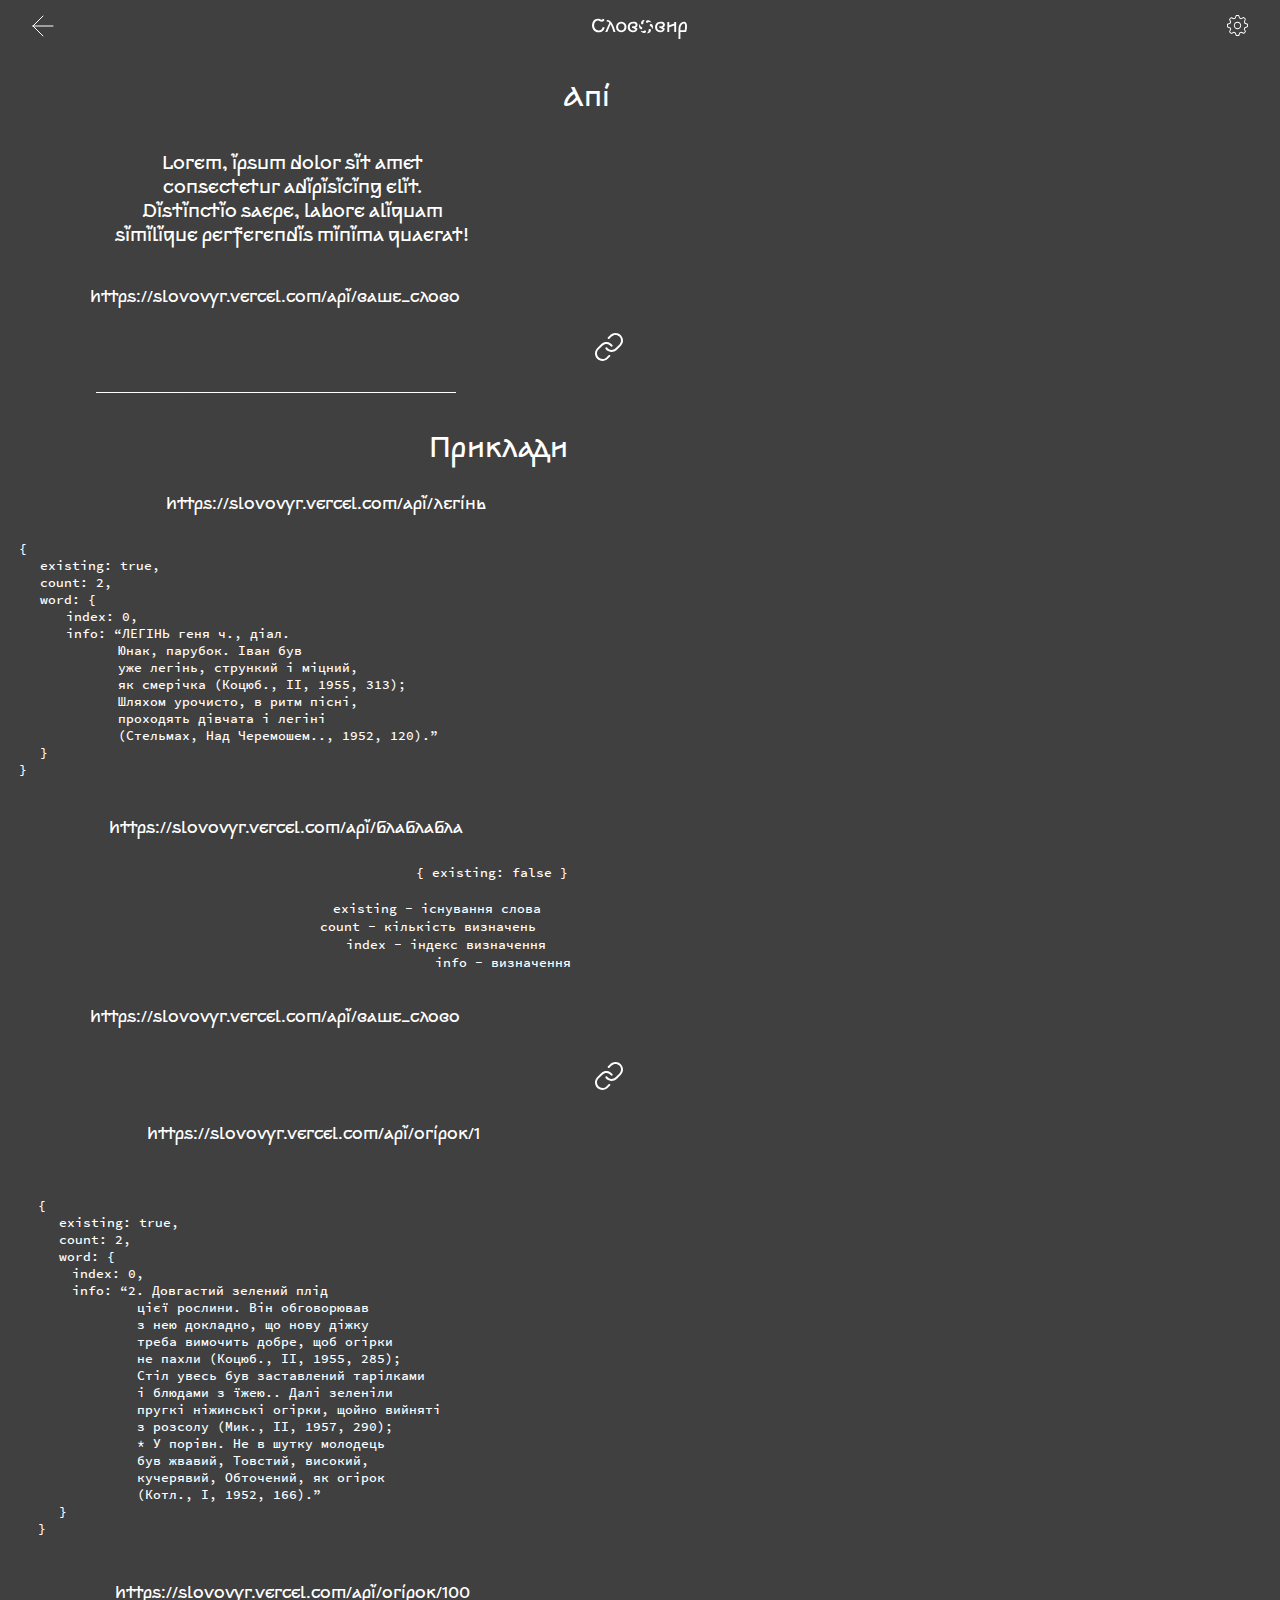
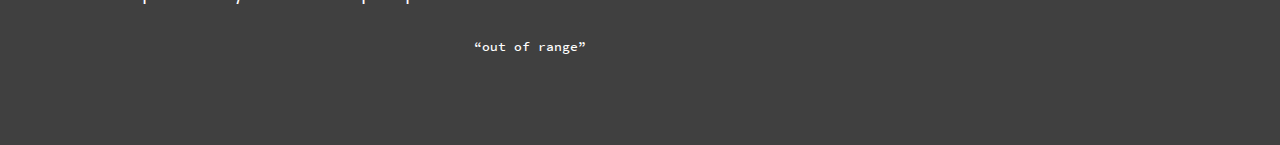
<file: api1.html>
<!DOCTYPE html>
<html lang="en">
<head>
    <meta charset="UTF-8">
    <meta http-equiv="X-UA-Compatible" content="IE=edge">
    <meta name="viewport" content="width=device-width, initial-scale=1.0">
    <title>Api1</title>
    <link rel="stylesheet" href="style.css">
</head>
<body class="">
    <div class="l-header-alt">
        <div class="arrow">
            <svg id='arrow' width="22" height="22" viewBox="0 0 22 22" fill="none" xmlns="http://www.w3.org/2000/svg">
                <path d="M21 11H1M1 11L11 1M1 11L11 21" stroke="white" stroke-linecap="round"/>
                </svg>                
        </div>
        <div class="logosmall">
            <svg id='logosmall' width="98" height="24" viewBox="0 0 98 24" fill="none" xmlns="http://www.w3.org/2000/svg">
                <path d="M7.74 17.26C6.47333 17.26 5.32667 16.9733 4.3 16.4C3.27333 15.8133 2.46667 15.0067 1.88 13.98C1.29333 12.9533 1 11.7933 1 10.5C1 9.27333 1.25333 8.14 1.76 7.1C2.26667 6.06 2.98 5.23333 3.9 4.62C4.82 4.00667 5.86667 3.7 7.04 3.7C7.61333 3.71333 8.10667 3.78667 8.52 3.92C8.94667 4.05333 9.38667 4.23333 9.84 4.46C10.08 4.59333 10.28 4.69333 10.44 4.76C10.6133 4.81333 10.7733 4.84 10.92 4.84C11.1067 4.84 11.2333 4.79333 11.3 4.7C11.3667 4.60667 11.4 4.41333 11.4 4.12V3.68L13.32 4.16C13.3467 4.97333 13.1533 5.60667 12.74 6.06C12.3267 6.5 11.7067 6.72 10.88 6.72C10.5867 6.72 10.3 6.67333 10.02 6.58C9.74 6.48667 9.37333 6.34667 8.92 6.16C8.49333 5.97333 8.12 5.83333 7.8 5.74C7.49333 5.64667 7.18667 5.6 6.88 5.6C6.13333 5.6 5.47333 5.80667 4.9 6.22C4.32667 6.62 3.88 7.19333 3.56 7.94C3.25333 8.67333 3.1 9.52667 3.1 10.5C3.1 11.4333 3.3 12.2733 3.7 13.02C4.1 13.7533 4.65333 14.3333 5.36 14.76C6.06667 15.1733 6.86 15.38 7.74 15.38C8.82 15.38 9.72 15.0733 10.44 14.46C11.1733 13.8467 11.6267 13.0333 11.8 12.02L13.68 12.6C13.5333 13.5067 13.1867 14.3133 12.64 15.02C12.0933 15.7133 11.3933 16.26 10.54 16.66C9.7 17.06 8.76667 17.26 7.74 17.26ZM22.4338 17C21.5271 13.68 20.5738 11.1333 19.5738 9.36L16.2938 17H14.2537L18.4138 7.7C17.7204 6.9 16.9871 6.5 16.2138 6.5C16.0138 6.5 15.7804 6.51333 15.5138 6.54L15.9538 4.92C16.1938 4.89333 16.3871 4.88 16.5337 4.88C19.6404 4.88 22.2938 8.92 24.4938 17H22.4338ZM30.2736 17.2C29.3003 17.2 28.4136 16.9733 27.6136 16.52C26.8269 16.0667 26.2069 15.4467 25.7536 14.66C25.3003 13.86 25.0736 12.9733 25.0736 12C25.0736 11.04 25.3003 10.1667 25.7536 9.38C26.2203 8.58 26.8469 7.95333 27.6336 7.5C28.4336 7.03333 29.3136 6.8 30.2736 6.8C31.2736 6.8 32.1669 7.02667 32.9536 7.48C33.7403 7.92 34.3536 8.53333 34.7936 9.32C35.2469 10.1067 35.4736 11 35.4736 12C35.4736 12.9733 35.2469 13.86 34.7936 14.66C34.3403 15.4467 33.7136 16.0667 32.9136 16.52C32.1269 16.9733 31.2469 17.2 30.2736 17.2ZM27.0736 12C27.0736 13 27.3736 13.82 27.9736 14.46C28.5736 15.1 29.3403 15.42 30.2736 15.42C31.2069 15.42 31.9736 15.1 32.5736 14.46C33.1736 13.82 33.4736 13 33.4736 12C33.4736 11 33.1736 10.18 32.5736 9.54C31.9736 8.9 31.2069 8.58 30.2736 8.58C29.3403 8.58 28.5736 8.9 27.9736 9.54C27.3736 10.18 27.0736 11 27.0736 12ZM41.9933 17.3C40.9133 17.3 39.9733 17.0667 39.1733 16.6C38.3866 16.1333 37.7866 15.5 37.3733 14.7C36.9599 13.9 36.7533 13 36.7533 12C36.7533 10.9467 37.0066 10.02 37.5133 9.22C38.0199 8.40667 38.7133 7.78667 39.5933 7.36C40.4733 6.92 41.4599 6.7 42.5533 6.7C43.3666 6.7 44.0799 6.83333 44.6933 7.1C45.3066 7.36667 45.7799 7.74 46.1133 8.22C46.4466 8.68667 46.6133 9.22 46.6133 9.82C46.6133 10.42 46.4399 10.94 46.0933 11.38C45.7466 11.8067 45.2599 12.14 44.6333 12.38C45.3399 12.7133 45.9533 13.12 46.4733 13.6C46.4199 14.7333 45.9866 15.6333 45.1733 16.3C44.3733 16.9667 43.3133 17.3 41.9933 17.3ZM38.7533 12C38.7533 13.0267 39.0333 13.8733 39.5933 14.54C40.1533 15.1933 40.9533 15.52 41.9933 15.52C42.6333 15.52 43.1866 15.4133 43.6533 15.2C44.1333 14.9733 44.3999 14.66 44.4533 14.26C44.0533 13.9133 43.5399 13.62 42.9133 13.38C42.2999 13.1267 41.7333 13 41.2133 13H41.0933V11.36H42.6333C43.2333 11.36 43.7133 11.22 44.0733 10.94C44.4333 10.66 44.6133 10.3 44.6133 9.86C44.6133 9.40667 44.4133 9.04667 44.0133 8.78C43.6266 8.51333 43.0933 8.38 42.4133 8.38C41.7333 8.38 41.1133 8.52667 40.5533 8.82C40.0066 9.1 39.5666 9.51333 39.2333 10.06C38.9133 10.6067 38.7533 11.2533 38.7533 12ZM69.3175 17.3C68.2375 17.3 67.2975 17.0667 66.4975 16.6C65.7108 16.1333 65.1108 15.5 64.6975 14.7C64.2842 13.9 64.0775 13 64.0775 12C64.0775 10.9467 64.3308 10.02 64.8375 9.22C65.3442 8.40667 66.0375 7.78667 66.9175 7.36C67.7975 6.92 68.7842 6.7 69.8775 6.7C70.6908 6.7 71.4042 6.83333 72.0175 7.1C72.6308 7.36667 73.1042 7.74 73.4375 8.22C73.7708 8.68667 73.9375 9.22 73.9375 9.82C73.9375 10.42 73.7642 10.94 73.4175 11.38C73.0708 11.8067 72.5842 12.14 71.9575 12.38C72.6642 12.7133 73.2775 13.12 73.7975 13.6C73.7442 14.7333 73.3108 15.6333 72.4975 16.3C71.6975 16.9667 70.6375 17.3 69.3175 17.3ZM66.0775 12C66.0775 13.0267 66.3575 13.8733 66.9175 14.54C67.4775 15.1933 68.2775 15.52 69.3175 15.52C69.9575 15.52 70.5108 15.4133 70.9775 15.2C71.4575 14.9733 71.7242 14.66 71.7775 14.26C71.3775 13.9133 70.8642 13.62 70.2375 13.38C69.6242 13.1267 69.0575 13 68.5375 13H68.4175V11.36H69.9575C70.5575 11.36 71.0375 11.22 71.3975 10.94C71.7575 10.66 71.9375 10.3 71.9375 9.86C71.9375 9.40667 71.7375 9.04667 71.3375 8.78C70.9508 8.51333 70.4175 8.38 69.7375 8.38C69.0575 8.38 68.4375 8.52667 67.8775 8.82C67.3308 9.1 66.8908 9.51333 66.5575 10.06C66.2375 10.6067 66.0775 11.2533 66.0775 12ZM78.2261 7V10.34L83.2661 8.48V7H85.1461V17H83.2661V10.42L78.2261 12.28V17H76.3461V7H78.2261ZM87.5183 14.3C87.5183 12.7667 87.7516 11.44 88.2183 10.32C88.6983 9.18667 89.3649 8.32 90.2183 7.72C91.0849 7.10667 92.0849 6.8 93.2183 6.8C94.0716 6.8 94.7449 7.19333 95.2383 7.98C95.7449 8.76667 95.9983 9.84 95.9983 11.2C95.9983 12.2 95.9116 13.2267 95.7383 14.28C95.5649 15.32 95.3316 16.2267 95.0383 17H89.3983V24H87.5183V14.3ZM93.6183 15.22C93.9249 13.9267 94.0783 12.6 94.0783 11.24C94.0783 10.2933 93.9916 9.61333 93.8183 9.2C93.6449 8.77333 93.3249 8.56 92.8583 8.56C92.0849 8.56 91.4383 8.84 90.9183 9.4C90.3983 9.94667 90.0116 10.6467 89.7583 11.5C89.5183 12.34 89.3983 13.2067 89.3983 14.1V15.22H93.6183Z" fill="white"/>
                <path d="M61.3728 9.84244C61.0525 9.40617 60.5637 8.95451 59.9713 8.93315C59.6461 8.91359 59.3267 9.02638 59.0859 9.2458C58.845 9.46521 58.703 9.77275 58.6921 10.0984C58.6934 10.335 58.7678 10.5654 58.9053 10.758C59.0698 10.9436 59.2715 11.0927 59.4972 11.1955C60.5693 11.8313 61.3848 13.0652 60.9556 14.2824C60.9799 14.2112 61.0931 14.1237 61.1424 14.0625C61.1998 13.9915 61.2555 13.919 61.3087 13.8451C61.4118 13.7032 61.5063 13.5552 61.5919 13.402C61.6405 13.314 61.686 13.2239 61.7273 13.1323C61.7971 12.9758 61.854 12.8138 61.8974 12.6481C62.14 11.6814 61.9475 10.6571 61.3706 9.84437L61.3728 9.84244Z" fill="white"/>
                <path d="M50.0295 14.2805C50.3546 14.3 50.6739 14.1873 50.9147 13.9681C51.1555 13.7488 51.2977 13.4415 51.3087 13.116C51.3075 12.8794 51.233 12.6489 51.0955 12.4563C50.9309 12.271 50.7293 12.1224 50.5036 12.02C49.4315 11.3842 48.616 10.1503 49.0453 8.93314C49.021 9.00435 48.9077 9.09188 48.8584 9.15313C48.801 9.22405 48.7453 9.29649 48.6921 9.37036C48.5888 9.51221 48.494 9.66014 48.4082 9.81329C48.3596 9.90159 48.3144 9.9916 48.2726 10.0833C48.2029 10.2398 48.1459 10.4016 48.1025 10.5672C47.8601 11.534 48.0525 12.5584 48.6294 13.3712C48.9483 13.8074 49.4376 14.2591 50.0295 14.2805L50.0295 14.2805Z" fill="white"/>
                <path d="M60.2938 7.78539C60.2499 7.69937 60.2172 7.60803 60.1966 7.51365C60.1642 7.4282 60.1292 7.34398 60.0916 7.26082C60.0198 7.10074 59.9386 6.94503 59.8485 6.79443C59.7966 6.70784 59.7412 6.62372 59.6826 6.54206C59.5822 6.40306 59.4706 6.27251 59.3489 6.15173C58.6333 5.45862 57.6505 5.11304 56.6587 5.20599C56.1205 5.26504 55.485 5.4629 55.1712 5.96526C54.9916 6.2371 54.9295 6.56987 54.9989 6.88813C55.0683 7.2063 55.2635 7.48297 55.5398 7.65528C55.7455 7.77273 55.9823 7.82371 56.218 7.80111C56.4606 7.75108 56.69 7.65082 56.8916 7.50679C57.9782 6.89572 59.4544 6.80629 60.2939 7.78536L60.2938 7.78539Z" fill="white"/>
                <path d="M54.4609 15.5583C54.2552 15.4408 54.0183 15.3898 53.7827 15.4124C53.5401 15.4625 53.3107 15.5627 53.1091 15.7067C52.0225 16.3173 50.5463 16.4068 49.7063 15.4277C49.7504 15.5137 49.783 15.6051 49.8035 15.6995C49.836 15.7847 49.871 15.8689 49.9088 15.9523C49.9806 16.1124 50.0618 16.2682 50.1519 16.4187C50.2035 16.5053 50.2588 16.5893 50.3177 16.671C50.418 16.81 50.5297 16.9406 50.6514 17.0614C51.367 17.7548 52.3501 18.1005 53.3423 18.0076C53.8803 17.9485 54.5158 17.7505 54.8296 17.2483C55.0091 16.9765 55.0712 16.6437 55.0018 16.3255C54.9323 16.0073 54.7373 15.7306 54.4609 15.5583L54.4609 15.5583Z" fill="white"/>
                <path d="M50.2865 6.97043C50.0678 7.46606 49.9219 8.1153 50.2004 8.63834C50.3461 8.92962 50.6033 9.14981 50.9136 9.24873C51.2238 9.34776 51.561 9.31719 51.8484 9.16404C52.0528 9.0446 52.2152 8.86479 52.3131 8.64924C52.3912 8.41415 52.4191 8.1654 52.3951 7.91882C52.4096 6.67265 53.0702 5.34919 54.3381 5.11172C54.2415 5.10688 54.146 5.0895 54.054 5.05988C53.9637 5.04583 53.8733 5.03405 53.7827 5.02465C53.6083 5.00624 53.433 4.99817 53.2576 5.00035C53.1568 5.00215 53.0564 5.00804 52.9563 5.0181C52.7856 5.03538 52.6167 5.06672 52.4512 5.11172C51.4927 5.38497 50.7018 6.06393 50.2865 6.96989L50.2865 6.97043Z" fill="white"/>
                <path d="M58.1528 14.0495C57.9483 14.169 57.7859 14.3488 57.6878 14.5643C57.6099 14.7994 57.5819 15.0483 57.6059 15.2948C57.5913 16.5412 56.9307 17.8644 55.6631 18.1019C55.7596 18.1067 55.8551 18.1241 55.947 18.1537C56.0371 18.1678 56.1276 18.1795 56.2182 18.1889C56.3927 18.2074 56.5681 18.2154 56.7435 18.2132C56.8441 18.2116 56.9446 18.2056 57.0449 18.1955C57.2154 18.178 57.3843 18.1465 57.5497 18.1014C58.5082 17.8281 59.2992 17.1492 59.7147 16.2432C59.9334 15.7476 60.0793 15.0984 59.8007 14.5753C59.6551 14.284 59.3979 14.0638 59.0877 13.9649C58.7774 13.8659 58.4402 13.8965 58.1527 14.0496L58.1528 14.0495Z" fill="white"/>
                </svg>                
        </div>
        <div class="settings1">
            <svg id='settings1' width="21" height="21" viewBox="0 0 21 21" fill="none" xmlns="http://www.w3.org/2000/svg">
                <path d="M11.6489 21H9.44146C9.10934 21 8.99347 21.0007 7.86168 18.1393L6.98764 17.7768C4.60604 18.8794 4.32412 18.8794 4.22987 18.8794H4.04763L3.89222 18.7432L2.3274 17.1808C2.08943 16.9384 2.00696 16.8542 3.23146 14.0302L2.87506 13.1697C0 12.1184 0 11.9964 0 11.6499V9.44136C0 9.09533 0 8.98608 2.86554 7.85536L3.22194 6.993C1.92665 4.21198 2.01577 4.12563 2.27126 3.88017L3.9541 2.19652L4.16308 2.18983C4.41714 2.18983 5.35972 2.54078 6.96705 3.23326L7.83853 2.87218C8.88775 -0.000418458 9.01652 0 9.34752 0H11.555C11.8856 0 12.0019 0.000418203 13.1337 2.86256L14.0092 3.22249C16.3871 2.12136 16.6727 2.12136 16.7677 2.12136H16.9488L17.1042 2.25528L18.669 3.81504C18.907 4.06008 18.9883 4.14392 17.7638 6.96906L18.1213 7.83445C21 8.88133 21 9.00291 21 9.3501V11.556C21 11.8939 21 12.0129 18.1308 13.1442L17.7766 14.0073C19.0654 16.7763 18.9802 16.8631 18.739 17.1112L17.0433 18.8053L16.8332 18.8112C16.5803 18.8112 15.6399 18.4598 14.0348 17.7666L13.1582 18.128C12.1061 21 11.9866 21 11.6489 21ZM9.67093 20.0882H11.412C11.6118 19.6725 12.0437 18.5707 12.3895 17.6215L12.4591 17.4326L14.0444 16.7793L14.2149 16.853C15.1597 17.2642 16.2765 17.7199 16.7116 17.8599L17.9351 16.6387C17.7797 16.1991 17.3086 15.1235 16.8836 14.2162L16.7979 14.0318L17.4538 12.4339L17.6324 12.3635C18.5868 11.9886 19.6925 11.5258 20.1057 11.3147V9.59922C19.6877 9.39871 18.5863 8.97103 17.6372 8.62761L17.4514 8.55987L16.7911 6.96038L16.8699 6.78005C17.2761 5.84471 17.7279 4.74138 17.8726 4.29687L16.6459 3.0731C16.2499 3.21413 15.1412 3.699 14.206 4.13452L14.0318 4.21606L12.4465 3.56393L12.3757 3.38401C12.001 2.42955 11.5354 1.32287 11.3254 0.913171H9.58549C9.3846 1.32768 8.95413 2.42996 8.60921 3.37878L8.54068 3.56665L6.95977 4.22212L6.78931 4.14769C5.84233 3.73726 4.72334 3.28229 4.28673 3.14242L3.0654 4.3643C3.21866 4.80316 3.69123 5.87806 4.11473 6.78538L4.2016 6.97021L3.54238 8.56739L3.36495 8.63733C2.41212 9.0118 1.3082 9.47429 0.894942 9.68452V11.4022C1.31291 11.6035 2.41315 12.0323 3.36167 12.3772L3.54607 12.4457L4.20641 14.0398L4.12763 14.2197C3.72145 15.1543 3.27008 16.2562 3.12492 16.6999L4.35424 17.9274C4.74905 17.7852 5.85636 17.3004 6.79269 16.8644L6.96797 16.7825L8.55 17.4387L8.62078 17.6186C8.99665 18.5734 9.46082 19.6782 9.67093 20.0882ZM10.4999 14.1753C8.47573 14.1753 6.82742 12.5265 6.82742 10.4997C6.82742 8.47456 8.47542 6.82678 10.4999 6.82678C12.5229 6.82678 14.1673 8.47487 14.1673 10.4997C14.1673 12.5265 12.5229 14.1753 10.4999 14.1753ZM10.4999 7.73942C8.96776 7.73942 7.72236 8.97782 7.72236 10.4998C7.72236 12.0229 8.96745 13.2625 10.4999 13.2625C12.0295 13.2625 13.2738 12.0229 13.2738 10.4998C13.2734 8.97782 12.0295 7.73942 10.4999 7.73942Z" fill="white"/>
                </svg>                
        </div>
    </div>

    <div class="api-item10"> Апі </div>
    <div class="api-item11">Lorem, ipsum dolor sit amet<br/> consectetur adipisicing elit.<br/> Distinctio saepe, labore aliquam<br/> similique perferendis minima quaerat!</div>

    <div class="api-item12"> https://slovovyr.vercel.com/api/ваше_слово </div>

    <div class="link-icon2">
        <svg width="28" height="28" viewBox="0 0 28 28" fill="none" xmlns="http://www.w3.org/2000/svg">
        <path fill-rule="evenodd" clip-rule="evenodd" d="M20.5286 0.000284913C18.5524 -0.0168872 16.6486 0.742788 15.2271 2.11569L15.2168 2.12581L12.9681 4.36142C12.5765 4.75081 12.5746 5.38397 12.964 5.77563C13.3534 6.16729 13.9865 6.16914 14.3782 5.77975L16.6215 3.54946C17.6653 2.54391 19.0618 1.98761 20.5112 2.00021C21.963 2.01282 23.3517 2.59513 24.3783 3.62171C25.4048 4.6483 25.9871 6.03701 25.9998 7.48876C26.0123 8.93774 25.4564 10.3338 24.4515 11.3774L20.5358 15.2931L20.5356 15.2933C19.9743 15.8548 19.2988 16.289 18.5549 16.5665C17.811 16.844 17.0162 16.9583 16.2242 16.9015C15.4323 16.8448 14.6618 16.6185 13.9651 16.2378C13.2683 15.8571 12.6616 15.3311 12.186 14.6953C11.8552 14.253 11.2285 14.1627 10.7863 14.4935C10.344 14.8243 10.2537 15.451 10.5845 15.8932C11.2318 16.7587 12.0577 17.4748 13.0062 17.9929C13.9546 18.5111 15.0034 18.8192 16.0814 18.8964C17.1593 18.9736 18.2413 18.8181 19.2539 18.4404C20.2665 18.0627 21.1859 17.4716 21.95 16.7074L21.9501 16.7072L25.8721 12.7852L25.8843 12.7728C27.2572 11.3514 28.0169 9.44753 27.9997 7.47138C27.9825 5.49524 27.1899 3.6049 25.7925 2.2075C24.3951 0.810102 22.5047 0.0174571 20.5286 0.000284913ZM11.9186 9.07736C10.8406 9.00016 9.75863 9.15569 8.74604 9.53342C7.73351 9.91113 6.81404 10.5022 6.05 11.2664L6.04987 11.2666L2.12787 15.1886L2.11569 15.201C0.742787 16.6224 -0.0168872 18.5263 0.000284914 20.5024C0.0174571 22.4786 0.810102 24.3689 2.2075 25.7663C3.6049 27.1637 5.49524 27.9563 7.47138 27.9735C9.44753 27.9907 11.3514 27.231 12.7728 25.8581L12.7852 25.8459L15.0208 23.6103C15.4114 23.2198 15.4114 22.5866 15.0208 22.1961C14.6303 21.8056 13.9971 21.8056 13.6066 22.1961L11.3774 24.4253C10.3338 25.4303 8.93773 25.9862 7.48876 25.9736C6.03701 25.961 4.6483 25.3787 3.62171 24.3521C2.59513 23.3255 2.01282 21.9368 2.00021 20.485C1.98762 19.0361 2.54355 17.64 3.54848 16.5964L7.46421 12.6807L7.46434 12.6805C8.02565 12.119 8.70116 11.6848 9.44505 11.4073C10.1889 11.1298 10.9838 11.0155 11.7757 11.0723C12.5677 11.129 13.3381 11.3553 14.0349 11.736C14.7316 12.1167 15.3384 12.6427 15.8139 13.2785C16.1448 13.7208 16.7714 13.8111 17.2137 13.4803C17.6559 13.1495 17.7463 12.5228 17.4155 12.0806C16.7681 11.2151 15.9422 10.499 14.9938 9.98087C14.0454 9.4627 12.9966 9.15457 11.9186 9.07736Z" fill="white"/>
        </svg>
    </div>

    <div class="line1">
        <svg width="360" height="1" viewBox="0 0 360 1" fill="none" xmlns="http://www.w3.org/2000/svg">
            <line x1="-4.37114e-08" y1="0.5" x2="360" y2="0.499969" stroke="white"/>
        </svg>
    </div>
    <div class="api-item13"> Приклади </div>
    <div class="api-item14">https://slovovyr.vercel.com/api/легінь</div>

    <div class="api-item15">
        {<br/>&emsp; existing: true,<br/>&emsp; count: 2,<br/>&emsp; word: {<br/>&emsp;&emsp;&emsp; index: 0,<br/>&emsp;&emsp;&emsp; info: “ЛЕГІНЬ геня ч., діал.<br/>&emsp;&emsp;&emsp;&emsp;&emsp;&emsp;&emsp; Юнак, парубок. Іван був<br/>&emsp;&emsp;&emsp;&emsp;&emsp;&emsp;&emsp; уже легінь, стрункий і міцний,<br/>&emsp;&emsp;&emsp;&emsp;&emsp;&emsp;&emsp; як смерічка (Коцюб., II, 1955, 313);<br/>&emsp;&emsp;&emsp;&emsp;&emsp;&emsp;&emsp; Шляхом урочисто, в ритм пісні,<br/>&emsp;&emsp;&emsp;&emsp;&emsp;&emsp;&emsp; проходять дівчата і легіні<br/>&emsp;&emsp;&emsp;&emsp;&emsp;&emsp;&emsp; (Стельмах, Над Черемошем.., 1952, 120).”<br/>&emsp; }<br/> }
    </div>

    <div class="api-item16">https://slovovyr.vercel.com/api/блаблабла</div>
    <div class="api-item17"> { existing: false } </div>

    <div class="api-item1"> existing - існування слова </div>
    <div class="api-item2"> count - кількість визначень </div>
    <div class="api-item3"> index - індекс визначення </div>
    <div class="api-item4"> info - визначення </div>

    <div class="api-item5"> https://slovovyr.vercel.com/api/ваше_слово </div>

    <div class="link-icon"><svg width="28" height="28" viewBox="0 0 28 28" fill="none" xmlns="http://www.w3.org/2000/svg">
        <path fill-rule="evenodd" clip-rule="evenodd" d="M20.5286 0.000284913C18.5524 -0.0168872 16.6486 0.742788 15.2271 2.11569L15.2168 2.12581L12.9681 4.36142C12.5765 4.75081 12.5746 5.38397 12.964 5.77563C13.3534 6.16729 13.9865 6.16914 14.3782 5.77975L16.6215 3.54946C17.6653 2.54391 19.0618 1.98761 20.5112 2.00021C21.963 2.01282 23.3517 2.59513 24.3783 3.62171C25.4048 4.6483 25.9871 6.03701 25.9998 7.48876C26.0123 8.93774 25.4564 10.3338 24.4515 11.3774L20.5358 15.2931L20.5356 15.2933C19.9743 15.8548 19.2988 16.289 18.5549 16.5665C17.811 16.844 17.0162 16.9583 16.2242 16.9015C15.4323 16.8448 14.6618 16.6185 13.9651 16.2378C13.2683 15.8571 12.6616 15.3311 12.186 14.6953C11.8552 14.253 11.2285 14.1627 10.7863 14.4935C10.344 14.8243 10.2537 15.451 10.5845 15.8932C11.2318 16.7587 12.0577 17.4748 13.0062 17.9929C13.9546 18.5111 15.0034 18.8192 16.0814 18.8964C17.1593 18.9736 18.2413 18.8181 19.2539 18.4404C20.2665 18.0627 21.1859 17.4716 21.95 16.7074L21.9501 16.7072L25.8721 12.7852L25.8843 12.7728C27.2572 11.3514 28.0169 9.44753 27.9997 7.47138C27.9825 5.49524 27.1899 3.6049 25.7925 2.2075C24.3951 0.810102 22.5047 0.0174571 20.5286 0.000284913ZM11.9186 9.07736C10.8406 9.00016 9.75863 9.15569 8.74604 9.53342C7.73351 9.91113 6.81404 10.5022 6.05 11.2664L6.04987 11.2666L2.12787 15.1886L2.11569 15.201C0.742787 16.6224 -0.0168872 18.5263 0.000284914 20.5024C0.0174571 22.4786 0.810102 24.3689 2.2075 25.7663C3.6049 27.1637 5.49524 27.9563 7.47138 27.9735C9.44753 27.9907 11.3514 27.231 12.7728 25.8581L12.7852 25.8459L15.0208 23.6103C15.4114 23.2198 15.4114 22.5866 15.0208 22.1961C14.6303 21.8056 13.9971 21.8056 13.6066 22.1961L11.3774 24.4253C10.3338 25.4303 8.93773 25.9862 7.48876 25.9736C6.03701 25.961 4.6483 25.3787 3.62171 24.3521C2.59513 23.3255 2.01282 21.9368 2.00021 20.485C1.98762 19.0361 2.54355 17.64 3.54848 16.5964L7.46421 12.6807L7.46434 12.6805C8.02565 12.119 8.70116 11.6848 9.44505 11.4073C10.1889 11.1298 10.9838 11.0155 11.7757 11.0723C12.5677 11.129 13.3381 11.3553 14.0349 11.736C14.7316 12.1167 15.3384 12.6427 15.8139 13.2785C16.1448 13.7208 16.7714 13.8111 17.2137 13.4803C17.6559 13.1495 17.7463 12.5228 17.4155 12.0806C16.7681 11.2151 15.9422 10.499 14.9938 9.98087C14.0454 9.4627 12.9966 9.15457 11.9186 9.07736Z" fill="white"/>
        </svg>
    </div>

    <div class="api-item6"> https://slovovyr.vercel.com/api/огірок/1 </div>

    <div class="api-item7">
        {<br/>&emsp; existing: true,<br/> &emsp;   count: 2,<br/>&emsp;   word: {<br/>&emsp;&emsp;   index: 0,<br/>&emsp;&emsp;   info: “2. Довгастий зелений плід <br/>&emsp;&emsp;&emsp;&emsp;&emsp;&emsp;&emsp;   цієї рослини. Він обговорював <br/>&emsp;&emsp;&emsp;&emsp;&emsp;&emsp;&emsp;   з нею докладно, що нову діжку <br/>&emsp;&emsp;&emsp;&emsp;&emsp;&emsp;&emsp;   треба вимочить добре, щоб огірки<br/>&emsp;&emsp;&emsp;&emsp;&emsp;&emsp;&emsp;   не пахли (Коцюб., II, 1955, 285);<br/>&emsp;&emsp;&emsp;&emsp;&emsp;&emsp;&emsp;   Стіл увесь був заставлений тарілками<br/>&emsp;&emsp;&emsp;&emsp;&emsp;&emsp;&emsp;   і блюдами з їжею.. Далі зеленіли<br/>&emsp;&emsp;&emsp;&emsp;&emsp;&emsp;&emsp;   пругкі ніжинські огірки, щойно вийняті<br/>&emsp;&emsp;&emsp;&emsp;&emsp;&emsp;&emsp;   з розсолу (Мик., II, 1957, 290);<br/>&emsp;&emsp;&emsp;&emsp;&emsp;&emsp;&emsp;   * У порівн. Не в шутку молодець<br/>&emsp;&emsp;&emsp;&emsp;&emsp;&emsp;&emsp;   був жвавий, Товстий, високий,<br/>&emsp;&emsp;&emsp;&emsp;&emsp;&emsp;&emsp;   кучерявий, Обточений, як огірок<br/>&emsp;&emsp;&emsp;&emsp;&emsp;&emsp;&emsp;   (Котл., І, 1952, 166).”<br/>&emsp;   }<br/>   }
    </div>

    <div class="api-item8"> https://slovovyr.vercel.com/api/огірок/100 </div>
    <div class="api-item9"> “out of range” </div>
</body>
</html>
</file>
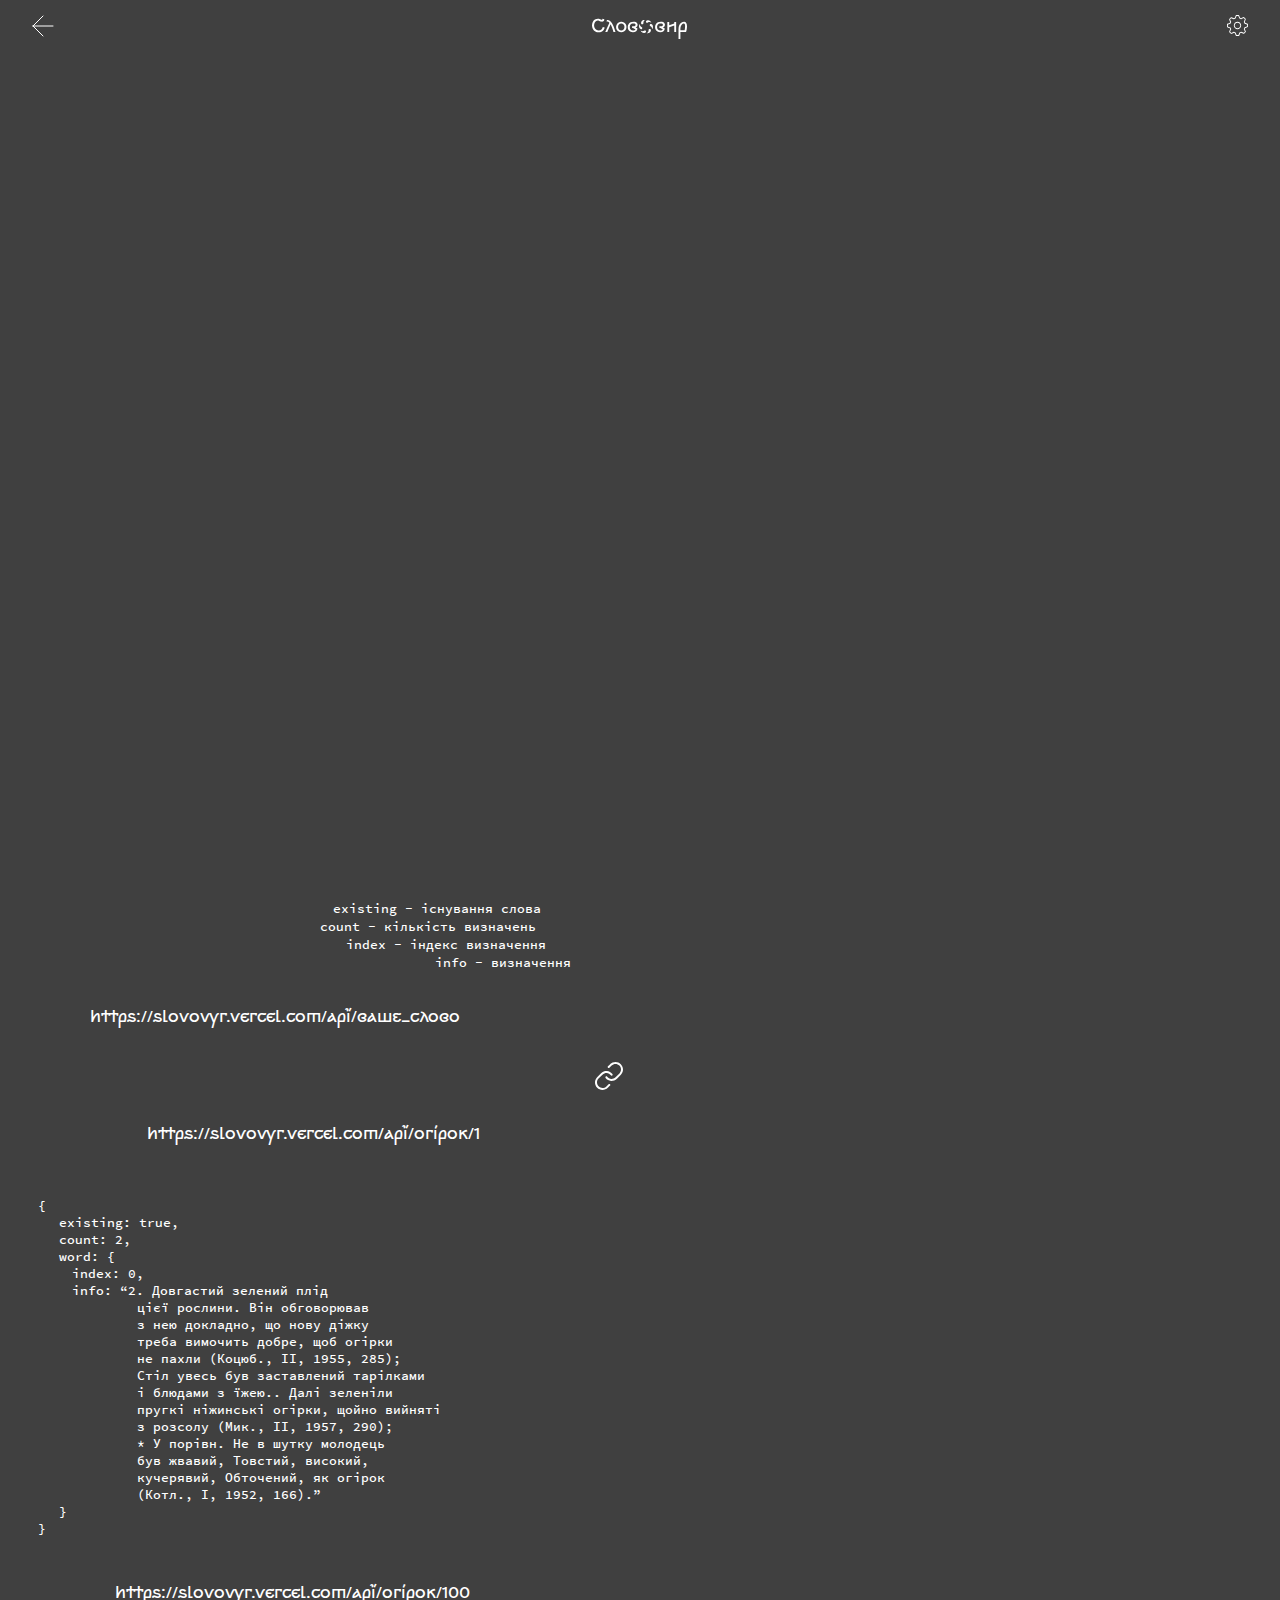
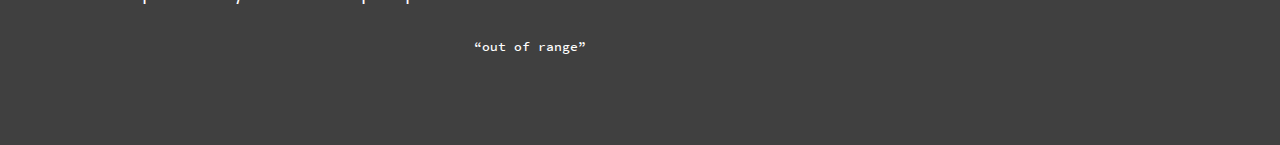
<file: api2.html>
<!DOCTYPE html>
<html lang="en">
<head>
    <meta charset="UTF-8">
    <meta http-equiv="X-UA-Compatible" content="IE=edge">
    <meta name="viewport" content="width=device-width, initial-scale=1.0">
    <title>Api</title>
    <link rel="stylesheet" href="style.css">
</head>
<body class="">
    <div class="l-header-alt">
        <div class="arrow">
            <svg id='arrow' width="22" height="22" viewBox="0 0 22 22" fill="none" xmlns="http://www.w3.org/2000/svg">
                <path d="M21 11H1M1 11L11 1M1 11L11 21" stroke="white" stroke-linecap="round"/>
                </svg>                
        </div>
        <div class="logosmall">
            <svg id='logosmall' width="98" height="24" viewBox="0 0 98 24" fill="none" xmlns="http://www.w3.org/2000/svg">
                <path d="M7.74 17.26C6.47333 17.26 5.32667 16.9733 4.3 16.4C3.27333 15.8133 2.46667 15.0067 1.88 13.98C1.29333 12.9533 1 11.7933 1 10.5C1 9.27333 1.25333 8.14 1.76 7.1C2.26667 6.06 2.98 5.23333 3.9 4.62C4.82 4.00667 5.86667 3.7 7.04 3.7C7.61333 3.71333 8.10667 3.78667 8.52 3.92C8.94667 4.05333 9.38667 4.23333 9.84 4.46C10.08 4.59333 10.28 4.69333 10.44 4.76C10.6133 4.81333 10.7733 4.84 10.92 4.84C11.1067 4.84 11.2333 4.79333 11.3 4.7C11.3667 4.60667 11.4 4.41333 11.4 4.12V3.68L13.32 4.16C13.3467 4.97333 13.1533 5.60667 12.74 6.06C12.3267 6.5 11.7067 6.72 10.88 6.72C10.5867 6.72 10.3 6.67333 10.02 6.58C9.74 6.48667 9.37333 6.34667 8.92 6.16C8.49333 5.97333 8.12 5.83333 7.8 5.74C7.49333 5.64667 7.18667 5.6 6.88 5.6C6.13333 5.6 5.47333 5.80667 4.9 6.22C4.32667 6.62 3.88 7.19333 3.56 7.94C3.25333 8.67333 3.1 9.52667 3.1 10.5C3.1 11.4333 3.3 12.2733 3.7 13.02C4.1 13.7533 4.65333 14.3333 5.36 14.76C6.06667 15.1733 6.86 15.38 7.74 15.38C8.82 15.38 9.72 15.0733 10.44 14.46C11.1733 13.8467 11.6267 13.0333 11.8 12.02L13.68 12.6C13.5333 13.5067 13.1867 14.3133 12.64 15.02C12.0933 15.7133 11.3933 16.26 10.54 16.66C9.7 17.06 8.76667 17.26 7.74 17.26ZM22.4338 17C21.5271 13.68 20.5738 11.1333 19.5738 9.36L16.2938 17H14.2537L18.4138 7.7C17.7204 6.9 16.9871 6.5 16.2138 6.5C16.0138 6.5 15.7804 6.51333 15.5138 6.54L15.9538 4.92C16.1938 4.89333 16.3871 4.88 16.5337 4.88C19.6404 4.88 22.2938 8.92 24.4938 17H22.4338ZM30.2736 17.2C29.3003 17.2 28.4136 16.9733 27.6136 16.52C26.8269 16.0667 26.2069 15.4467 25.7536 14.66C25.3003 13.86 25.0736 12.9733 25.0736 12C25.0736 11.04 25.3003 10.1667 25.7536 9.38C26.2203 8.58 26.8469 7.95333 27.6336 7.5C28.4336 7.03333 29.3136 6.8 30.2736 6.8C31.2736 6.8 32.1669 7.02667 32.9536 7.48C33.7403 7.92 34.3536 8.53333 34.7936 9.32C35.2469 10.1067 35.4736 11 35.4736 12C35.4736 12.9733 35.2469 13.86 34.7936 14.66C34.3403 15.4467 33.7136 16.0667 32.9136 16.52C32.1269 16.9733 31.2469 17.2 30.2736 17.2ZM27.0736 12C27.0736 13 27.3736 13.82 27.9736 14.46C28.5736 15.1 29.3403 15.42 30.2736 15.42C31.2069 15.42 31.9736 15.1 32.5736 14.46C33.1736 13.82 33.4736 13 33.4736 12C33.4736 11 33.1736 10.18 32.5736 9.54C31.9736 8.9 31.2069 8.58 30.2736 8.58C29.3403 8.58 28.5736 8.9 27.9736 9.54C27.3736 10.18 27.0736 11 27.0736 12ZM41.9933 17.3C40.9133 17.3 39.9733 17.0667 39.1733 16.6C38.3866 16.1333 37.7866 15.5 37.3733 14.7C36.9599 13.9 36.7533 13 36.7533 12C36.7533 10.9467 37.0066 10.02 37.5133 9.22C38.0199 8.40667 38.7133 7.78667 39.5933 7.36C40.4733 6.92 41.4599 6.7 42.5533 6.7C43.3666 6.7 44.0799 6.83333 44.6933 7.1C45.3066 7.36667 45.7799 7.74 46.1133 8.22C46.4466 8.68667 46.6133 9.22 46.6133 9.82C46.6133 10.42 46.4399 10.94 46.0933 11.38C45.7466 11.8067 45.2599 12.14 44.6333 12.38C45.3399 12.7133 45.9533 13.12 46.4733 13.6C46.4199 14.7333 45.9866 15.6333 45.1733 16.3C44.3733 16.9667 43.3133 17.3 41.9933 17.3ZM38.7533 12C38.7533 13.0267 39.0333 13.8733 39.5933 14.54C40.1533 15.1933 40.9533 15.52 41.9933 15.52C42.6333 15.52 43.1866 15.4133 43.6533 15.2C44.1333 14.9733 44.3999 14.66 44.4533 14.26C44.0533 13.9133 43.5399 13.62 42.9133 13.38C42.2999 13.1267 41.7333 13 41.2133 13H41.0933V11.36H42.6333C43.2333 11.36 43.7133 11.22 44.0733 10.94C44.4333 10.66 44.6133 10.3 44.6133 9.86C44.6133 9.40667 44.4133 9.04667 44.0133 8.78C43.6266 8.51333 43.0933 8.38 42.4133 8.38C41.7333 8.38 41.1133 8.52667 40.5533 8.82C40.0066 9.1 39.5666 9.51333 39.2333 10.06C38.9133 10.6067 38.7533 11.2533 38.7533 12ZM69.3175 17.3C68.2375 17.3 67.2975 17.0667 66.4975 16.6C65.7108 16.1333 65.1108 15.5 64.6975 14.7C64.2842 13.9 64.0775 13 64.0775 12C64.0775 10.9467 64.3308 10.02 64.8375 9.22C65.3442 8.40667 66.0375 7.78667 66.9175 7.36C67.7975 6.92 68.7842 6.7 69.8775 6.7C70.6908 6.7 71.4042 6.83333 72.0175 7.1C72.6308 7.36667 73.1042 7.74 73.4375 8.22C73.7708 8.68667 73.9375 9.22 73.9375 9.82C73.9375 10.42 73.7642 10.94 73.4175 11.38C73.0708 11.8067 72.5842 12.14 71.9575 12.38C72.6642 12.7133 73.2775 13.12 73.7975 13.6C73.7442 14.7333 73.3108 15.6333 72.4975 16.3C71.6975 16.9667 70.6375 17.3 69.3175 17.3ZM66.0775 12C66.0775 13.0267 66.3575 13.8733 66.9175 14.54C67.4775 15.1933 68.2775 15.52 69.3175 15.52C69.9575 15.52 70.5108 15.4133 70.9775 15.2C71.4575 14.9733 71.7242 14.66 71.7775 14.26C71.3775 13.9133 70.8642 13.62 70.2375 13.38C69.6242 13.1267 69.0575 13 68.5375 13H68.4175V11.36H69.9575C70.5575 11.36 71.0375 11.22 71.3975 10.94C71.7575 10.66 71.9375 10.3 71.9375 9.86C71.9375 9.40667 71.7375 9.04667 71.3375 8.78C70.9508 8.51333 70.4175 8.38 69.7375 8.38C69.0575 8.38 68.4375 8.52667 67.8775 8.82C67.3308 9.1 66.8908 9.51333 66.5575 10.06C66.2375 10.6067 66.0775 11.2533 66.0775 12ZM78.2261 7V10.34L83.2661 8.48V7H85.1461V17H83.2661V10.42L78.2261 12.28V17H76.3461V7H78.2261ZM87.5183 14.3C87.5183 12.7667 87.7516 11.44 88.2183 10.32C88.6983 9.18667 89.3649 8.32 90.2183 7.72C91.0849 7.10667 92.0849 6.8 93.2183 6.8C94.0716 6.8 94.7449 7.19333 95.2383 7.98C95.7449 8.76667 95.9983 9.84 95.9983 11.2C95.9983 12.2 95.9116 13.2267 95.7383 14.28C95.5649 15.32 95.3316 16.2267 95.0383 17H89.3983V24H87.5183V14.3ZM93.6183 15.22C93.9249 13.9267 94.0783 12.6 94.0783 11.24C94.0783 10.2933 93.9916 9.61333 93.8183 9.2C93.6449 8.77333 93.3249 8.56 92.8583 8.56C92.0849 8.56 91.4383 8.84 90.9183 9.4C90.3983 9.94667 90.0116 10.6467 89.7583 11.5C89.5183 12.34 89.3983 13.2067 89.3983 14.1V15.22H93.6183Z" fill="white"/>
                <path d="M61.3728 9.84244C61.0525 9.40617 60.5637 8.95451 59.9713 8.93315C59.6461 8.91359 59.3267 9.02638 59.0859 9.2458C58.845 9.46521 58.703 9.77275 58.6921 10.0984C58.6934 10.335 58.7678 10.5654 58.9053 10.758C59.0698 10.9436 59.2715 11.0927 59.4972 11.1955C60.5693 11.8313 61.3848 13.0652 60.9556 14.2824C60.9799 14.2112 61.0931 14.1237 61.1424 14.0625C61.1998 13.9915 61.2555 13.919 61.3087 13.8451C61.4118 13.7032 61.5063 13.5552 61.5919 13.402C61.6405 13.314 61.686 13.2239 61.7273 13.1323C61.7971 12.9758 61.854 12.8138 61.8974 12.6481C62.14 11.6814 61.9475 10.6571 61.3706 9.84437L61.3728 9.84244Z" fill="white"/>
                <path d="M50.0295 14.2805C50.3546 14.3 50.6739 14.1873 50.9147 13.9681C51.1555 13.7488 51.2977 13.4415 51.3087 13.116C51.3075 12.8794 51.233 12.6489 51.0955 12.4563C50.9309 12.271 50.7293 12.1224 50.5036 12.02C49.4315 11.3842 48.616 10.1503 49.0453 8.93314C49.021 9.00435 48.9077 9.09188 48.8584 9.15313C48.801 9.22405 48.7453 9.29649 48.6921 9.37036C48.5888 9.51221 48.494 9.66014 48.4082 9.81329C48.3596 9.90159 48.3144 9.9916 48.2726 10.0833C48.2029 10.2398 48.1459 10.4016 48.1025 10.5672C47.8601 11.534 48.0525 12.5584 48.6294 13.3712C48.9483 13.8074 49.4376 14.2591 50.0295 14.2805L50.0295 14.2805Z" fill="white"/>
                <path d="M60.2938 7.78539C60.2499 7.69937 60.2172 7.60803 60.1966 7.51365C60.1642 7.4282 60.1292 7.34398 60.0916 7.26082C60.0198 7.10074 59.9386 6.94503 59.8485 6.79443C59.7966 6.70784 59.7412 6.62372 59.6826 6.54206C59.5822 6.40306 59.4706 6.27251 59.3489 6.15173C58.6333 5.45862 57.6505 5.11304 56.6587 5.20599C56.1205 5.26504 55.485 5.4629 55.1712 5.96526C54.9916 6.2371 54.9295 6.56987 54.9989 6.88813C55.0683 7.2063 55.2635 7.48297 55.5398 7.65528C55.7455 7.77273 55.9823 7.82371 56.218 7.80111C56.4606 7.75108 56.69 7.65082 56.8916 7.50679C57.9782 6.89572 59.4544 6.80629 60.2939 7.78536L60.2938 7.78539Z" fill="white"/>
                <path d="M54.4609 15.5583C54.2552 15.4408 54.0183 15.3898 53.7827 15.4124C53.5401 15.4625 53.3107 15.5627 53.1091 15.7067C52.0225 16.3173 50.5463 16.4068 49.7063 15.4277C49.7504 15.5137 49.783 15.6051 49.8035 15.6995C49.836 15.7847 49.871 15.8689 49.9088 15.9523C49.9806 16.1124 50.0618 16.2682 50.1519 16.4187C50.2035 16.5053 50.2588 16.5893 50.3177 16.671C50.418 16.81 50.5297 16.9406 50.6514 17.0614C51.367 17.7548 52.3501 18.1005 53.3423 18.0076C53.8803 17.9485 54.5158 17.7505 54.8296 17.2483C55.0091 16.9765 55.0712 16.6437 55.0018 16.3255C54.9323 16.0073 54.7373 15.7306 54.4609 15.5583L54.4609 15.5583Z" fill="white"/>
                <path d="M50.2865 6.97043C50.0678 7.46606 49.9219 8.1153 50.2004 8.63834C50.3461 8.92962 50.6033 9.14981 50.9136 9.24873C51.2238 9.34776 51.561 9.31719 51.8484 9.16404C52.0528 9.0446 52.2152 8.86479 52.3131 8.64924C52.3912 8.41415 52.4191 8.1654 52.3951 7.91882C52.4096 6.67265 53.0702 5.34919 54.3381 5.11172C54.2415 5.10688 54.146 5.0895 54.054 5.05988C53.9637 5.04583 53.8733 5.03405 53.7827 5.02465C53.6083 5.00624 53.433 4.99817 53.2576 5.00035C53.1568 5.00215 53.0564 5.00804 52.9563 5.0181C52.7856 5.03538 52.6167 5.06672 52.4512 5.11172C51.4927 5.38497 50.7018 6.06393 50.2865 6.96989L50.2865 6.97043Z" fill="white"/>
                <path d="M58.1528 14.0495C57.9483 14.169 57.7859 14.3488 57.6878 14.5643C57.6099 14.7994 57.5819 15.0483 57.6059 15.2948C57.5913 16.5412 56.9307 17.8644 55.6631 18.1019C55.7596 18.1067 55.8551 18.1241 55.947 18.1537C56.0371 18.1678 56.1276 18.1795 56.2182 18.1889C56.3927 18.2074 56.5681 18.2154 56.7435 18.2132C56.8441 18.2116 56.9446 18.2056 57.0449 18.1955C57.2154 18.178 57.3843 18.1465 57.5497 18.1014C58.5082 17.8281 59.2992 17.1492 59.7147 16.2432C59.9334 15.7476 60.0793 15.0984 59.8007 14.5753C59.6551 14.284 59.3979 14.0638 59.0877 13.9649C58.7774 13.8659 58.4402 13.8965 58.1527 14.0496L58.1528 14.0495Z" fill="white"/>
                </svg>                
        </div>
        <div class="settings1">
            <svg id='settings1' width="21" height="21" viewBox="0 0 21 21" fill="none" xmlns="http://www.w3.org/2000/svg">
                <path d="M11.6489 21H9.44146C9.10934 21 8.99347 21.0007 7.86168 18.1393L6.98764 17.7768C4.60604 18.8794 4.32412 18.8794 4.22987 18.8794H4.04763L3.89222 18.7432L2.3274 17.1808C2.08943 16.9384 2.00696 16.8542 3.23146 14.0302L2.87506 13.1697C0 12.1184 0 11.9964 0 11.6499V9.44136C0 9.09533 0 8.98608 2.86554 7.85536L3.22194 6.993C1.92665 4.21198 2.01577 4.12563 2.27126 3.88017L3.9541 2.19652L4.16308 2.18983C4.41714 2.18983 5.35972 2.54078 6.96705 3.23326L7.83853 2.87218C8.88775 -0.000418458 9.01652 0 9.34752 0H11.555C11.8856 0 12.0019 0.000418203 13.1337 2.86256L14.0092 3.22249C16.3871 2.12136 16.6727 2.12136 16.7677 2.12136H16.9488L17.1042 2.25528L18.669 3.81504C18.907 4.06008 18.9883 4.14392 17.7638 6.96906L18.1213 7.83445C21 8.88133 21 9.00291 21 9.3501V11.556C21 11.8939 21 12.0129 18.1308 13.1442L17.7766 14.0073C19.0654 16.7763 18.9802 16.8631 18.739 17.1112L17.0433 18.8053L16.8332 18.8112C16.5803 18.8112 15.6399 18.4598 14.0348 17.7666L13.1582 18.128C12.1061 21 11.9866 21 11.6489 21ZM9.67093 20.0882H11.412C11.6118 19.6725 12.0437 18.5707 12.3895 17.6215L12.4591 17.4326L14.0444 16.7793L14.2149 16.853C15.1597 17.2642 16.2765 17.7199 16.7116 17.8599L17.9351 16.6387C17.7797 16.1991 17.3086 15.1235 16.8836 14.2162L16.7979 14.0318L17.4538 12.4339L17.6324 12.3635C18.5868 11.9886 19.6925 11.5258 20.1057 11.3147V9.59922C19.6877 9.39871 18.5863 8.97103 17.6372 8.62761L17.4514 8.55987L16.7911 6.96038L16.8699 6.78005C17.2761 5.84471 17.7279 4.74138 17.8726 4.29687L16.6459 3.0731C16.2499 3.21413 15.1412 3.699 14.206 4.13452L14.0318 4.21606L12.4465 3.56393L12.3757 3.38401C12.001 2.42955 11.5354 1.32287 11.3254 0.913171H9.58549C9.3846 1.32768 8.95413 2.42996 8.60921 3.37878L8.54068 3.56665L6.95977 4.22212L6.78931 4.14769C5.84233 3.73726 4.72334 3.28229 4.28673 3.14242L3.0654 4.3643C3.21866 4.80316 3.69123 5.87806 4.11473 6.78538L4.2016 6.97021L3.54238 8.56739L3.36495 8.63733C2.41212 9.0118 1.3082 9.47429 0.894942 9.68452V11.4022C1.31291 11.6035 2.41315 12.0323 3.36167 12.3772L3.54607 12.4457L4.20641 14.0398L4.12763 14.2197C3.72145 15.1543 3.27008 16.2562 3.12492 16.6999L4.35424 17.9274C4.74905 17.7852 5.85636 17.3004 6.79269 16.8644L6.96797 16.7825L8.55 17.4387L8.62078 17.6186C8.99665 18.5734 9.46082 19.6782 9.67093 20.0882ZM10.4999 14.1753C8.47573 14.1753 6.82742 12.5265 6.82742 10.4997C6.82742 8.47456 8.47542 6.82678 10.4999 6.82678C12.5229 6.82678 14.1673 8.47487 14.1673 10.4997C14.1673 12.5265 12.5229 14.1753 10.4999 14.1753ZM10.4999 7.73942C8.96776 7.73942 7.72236 8.97782 7.72236 10.4998C7.72236 12.0229 8.96745 13.2625 10.4999 13.2625C12.0295 13.2625 13.2738 12.0229 13.2738 10.4998C13.2734 8.97782 12.0295 7.73942 10.4999 7.73942Z" fill="white"/>
                </svg>                
        </div>
    </div>

    <div class="api-item1"> existing - існування слова </div>
    <div class="api-item2"> count - кількість визначень </div>
    <div class="api-item3"> index - індекс визначення </div>
    <div class="api-item4"> info - визначення </div>

    <div class="api-item5"> https://slovovyr.vercel.com/api/ваше_слово </div>

    <div class="link-icon"><svg width="28" height="28" viewBox="0 0 28 28" fill="none" xmlns="http://www.w3.org/2000/svg">
        <path fill-rule="evenodd" clip-rule="evenodd" d="M20.5286 0.000284913C18.5524 -0.0168872 16.6486 0.742788 15.2271 2.11569L15.2168 2.12581L12.9681 4.36142C12.5765 4.75081 12.5746 5.38397 12.964 5.77563C13.3534 6.16729 13.9865 6.16914 14.3782 5.77975L16.6215 3.54946C17.6653 2.54391 19.0618 1.98761 20.5112 2.00021C21.963 2.01282 23.3517 2.59513 24.3783 3.62171C25.4048 4.6483 25.9871 6.03701 25.9998 7.48876C26.0123 8.93774 25.4564 10.3338 24.4515 11.3774L20.5358 15.2931L20.5356 15.2933C19.9743 15.8548 19.2988 16.289 18.5549 16.5665C17.811 16.844 17.0162 16.9583 16.2242 16.9015C15.4323 16.8448 14.6618 16.6185 13.9651 16.2378C13.2683 15.8571 12.6616 15.3311 12.186 14.6953C11.8552 14.253 11.2285 14.1627 10.7863 14.4935C10.344 14.8243 10.2537 15.451 10.5845 15.8932C11.2318 16.7587 12.0577 17.4748 13.0062 17.9929C13.9546 18.5111 15.0034 18.8192 16.0814 18.8964C17.1593 18.9736 18.2413 18.8181 19.2539 18.4404C20.2665 18.0627 21.1859 17.4716 21.95 16.7074L21.9501 16.7072L25.8721 12.7852L25.8843 12.7728C27.2572 11.3514 28.0169 9.44753 27.9997 7.47138C27.9825 5.49524 27.1899 3.6049 25.7925 2.2075C24.3951 0.810102 22.5047 0.0174571 20.5286 0.000284913ZM11.9186 9.07736C10.8406 9.00016 9.75863 9.15569 8.74604 9.53342C7.73351 9.91113 6.81404 10.5022 6.05 11.2664L6.04987 11.2666L2.12787 15.1886L2.11569 15.201C0.742787 16.6224 -0.0168872 18.5263 0.000284914 20.5024C0.0174571 22.4786 0.810102 24.3689 2.2075 25.7663C3.6049 27.1637 5.49524 27.9563 7.47138 27.9735C9.44753 27.9907 11.3514 27.231 12.7728 25.8581L12.7852 25.8459L15.0208 23.6103C15.4114 23.2198 15.4114 22.5866 15.0208 22.1961C14.6303 21.8056 13.9971 21.8056 13.6066 22.1961L11.3774 24.4253C10.3338 25.4303 8.93773 25.9862 7.48876 25.9736C6.03701 25.961 4.6483 25.3787 3.62171 24.3521C2.59513 23.3255 2.01282 21.9368 2.00021 20.485C1.98762 19.0361 2.54355 17.64 3.54848 16.5964L7.46421 12.6807L7.46434 12.6805C8.02565 12.119 8.70116 11.6848 9.44505 11.4073C10.1889 11.1298 10.9838 11.0155 11.7757 11.0723C12.5677 11.129 13.3381 11.3553 14.0349 11.736C14.7316 12.1167 15.3384 12.6427 15.8139 13.2785C16.1448 13.7208 16.7714 13.8111 17.2137 13.4803C17.6559 13.1495 17.7463 12.5228 17.4155 12.0806C16.7681 11.2151 15.9422 10.499 14.9938 9.98087C14.0454 9.4627 12.9966 9.15457 11.9186 9.07736Z" fill="white"/>
        </svg>
    </div>

    <div class="api-item6"> https://slovovyr.vercel.com/api/огірок/1 </div>

    <div class="api-item7">
        {<br/>&emsp; existing: true,<br/> &emsp;   count: 2,<br/>&emsp;   word: {<br/>&emsp;&emsp;   index: 0,<br/>&emsp;&emsp;   info: “2. Довгастий зелений плід <br/>&emsp;&emsp;&emsp;&emsp;&emsp;&emsp;&emsp;   цієї рослини. Він обговорював <br/>&emsp;&emsp;&emsp;&emsp;&emsp;&emsp;&emsp;   з нею докладно, що нову діжку <br/>&emsp;&emsp;&emsp;&emsp;&emsp;&emsp;&emsp;   треба вимочить добре, щоб огірки<br/>&emsp;&emsp;&emsp;&emsp;&emsp;&emsp;&emsp;   не пахли (Коцюб., II, 1955, 285);<br/>&emsp;&emsp;&emsp;&emsp;&emsp;&emsp;&emsp;   Стіл увесь був заставлений тарілками<br/>&emsp;&emsp;&emsp;&emsp;&emsp;&emsp;&emsp;   і блюдами з їжею.. Далі зеленіли<br/>&emsp;&emsp;&emsp;&emsp;&emsp;&emsp;&emsp;   пругкі ніжинські огірки, щойно вийняті<br/>&emsp;&emsp;&emsp;&emsp;&emsp;&emsp;&emsp;   з розсолу (Мик., II, 1957, 290);<br/>&emsp;&emsp;&emsp;&emsp;&emsp;&emsp;&emsp;   * У порівн. Не в шутку молодець<br/>&emsp;&emsp;&emsp;&emsp;&emsp;&emsp;&emsp;   був жвавий, Товстий, високий,<br/>&emsp;&emsp;&emsp;&emsp;&emsp;&emsp;&emsp;   кучерявий, Обточений, як огірок<br/>&emsp;&emsp;&emsp;&emsp;&emsp;&emsp;&emsp;   (Котл., І, 1952, 166).”<br/>&emsp;   }<br/>   }
    </div>

    <div class="api-item8"> https://slovovyr.vercel.com/api/огірок/100 </div>
    <div class="api-item9"> “out of range” </div>
</body>
</html>
</file>
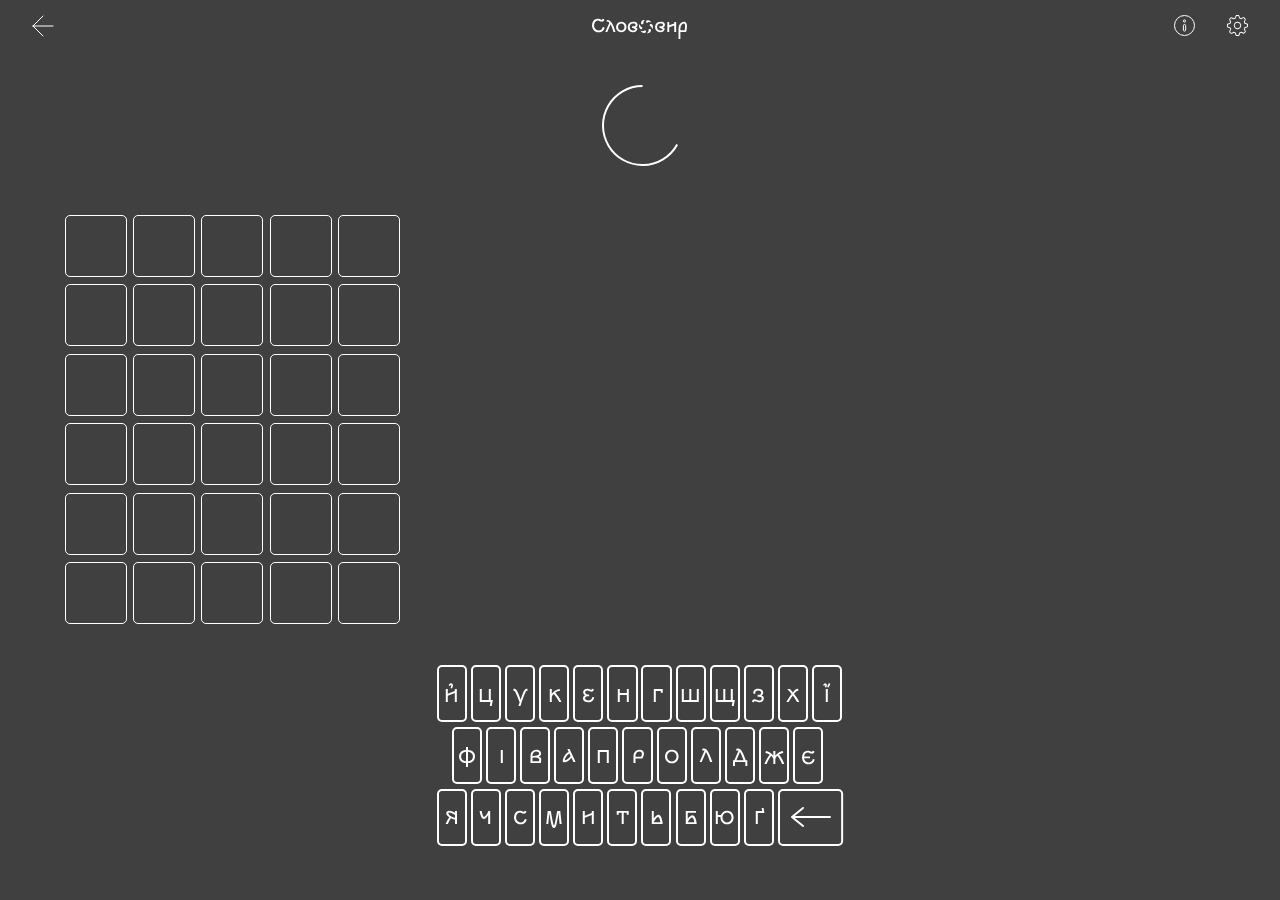
<file: game.html>
<!DOCTYPE html>
<html lang="en">
<head>
    <meta charset="UTF-8">
    <meta http-equiv="X-UA-Compatible" content="IE=edge">
    <meta name="viewport" content="width=device-width, initial-scale=1.0">
    <title>Document</title>
    <link rel="stylesheet" href="style.css">
</head>
<body class="">
    <div class="l-header-alt">
        <div class="arrow">
            <svg id='arrow' width="22" height="22" viewBox="0 0 22 22" fill="none" xmlns="http://www.w3.org/2000/svg">
                <path d="M21 11H1M1 11L11 1M1 11L11 21" stroke="white" stroke-linecap="round"/>
                </svg>                
        </div>

        <div class="logosmall">
            <svg id='logosmall' width="98" height="24" viewBox="0 0 98 24" fill="none" xmlns="http://www.w3.org/2000/svg">
                <path d="M7.74 17.26C6.47333 17.26 5.32667 16.9733 4.3 16.4C3.27333 15.8133 2.46667 15.0067 1.88 13.98C1.29333 12.9533 1 11.7933 1 10.5C1 9.27333 1.25333 8.14 1.76 7.1C2.26667 6.06 2.98 5.23333 3.9 4.62C4.82 4.00667 5.86667 3.7 7.04 3.7C7.61333 3.71333 8.10667 3.78667 8.52 3.92C8.94667 4.05333 9.38667 4.23333 9.84 4.46C10.08 4.59333 10.28 4.69333 10.44 4.76C10.6133 4.81333 10.7733 4.84 10.92 4.84C11.1067 4.84 11.2333 4.79333 11.3 4.7C11.3667 4.60667 11.4 4.41333 11.4 4.12V3.68L13.32 4.16C13.3467 4.97333 13.1533 5.60667 12.74 6.06C12.3267 6.5 11.7067 6.72 10.88 6.72C10.5867 6.72 10.3 6.67333 10.02 6.58C9.74 6.48667 9.37333 6.34667 8.92 6.16C8.49333 5.97333 8.12 5.83333 7.8 5.74C7.49333 5.64667 7.18667 5.6 6.88 5.6C6.13333 5.6 5.47333 5.80667 4.9 6.22C4.32667 6.62 3.88 7.19333 3.56 7.94C3.25333 8.67333 3.1 9.52667 3.1 10.5C3.1 11.4333 3.3 12.2733 3.7 13.02C4.1 13.7533 4.65333 14.3333 5.36 14.76C6.06667 15.1733 6.86 15.38 7.74 15.38C8.82 15.38 9.72 15.0733 10.44 14.46C11.1733 13.8467 11.6267 13.0333 11.8 12.02L13.68 12.6C13.5333 13.5067 13.1867 14.3133 12.64 15.02C12.0933 15.7133 11.3933 16.26 10.54 16.66C9.7 17.06 8.76667 17.26 7.74 17.26ZM22.4338 17C21.5271 13.68 20.5738 11.1333 19.5738 9.36L16.2938 17H14.2537L18.4138 7.7C17.7204 6.9 16.9871 6.5 16.2138 6.5C16.0138 6.5 15.7804 6.51333 15.5138 6.54L15.9538 4.92C16.1938 4.89333 16.3871 4.88 16.5337 4.88C19.6404 4.88 22.2938 8.92 24.4938 17H22.4338ZM30.2736 17.2C29.3003 17.2 28.4136 16.9733 27.6136 16.52C26.8269 16.0667 26.2069 15.4467 25.7536 14.66C25.3003 13.86 25.0736 12.9733 25.0736 12C25.0736 11.04 25.3003 10.1667 25.7536 9.38C26.2203 8.58 26.8469 7.95333 27.6336 7.5C28.4336 7.03333 29.3136 6.8 30.2736 6.8C31.2736 6.8 32.1669 7.02667 32.9536 7.48C33.7403 7.92 34.3536 8.53333 34.7936 9.32C35.2469 10.1067 35.4736 11 35.4736 12C35.4736 12.9733 35.2469 13.86 34.7936 14.66C34.3403 15.4467 33.7136 16.0667 32.9136 16.52C32.1269 16.9733 31.2469 17.2 30.2736 17.2ZM27.0736 12C27.0736 13 27.3736 13.82 27.9736 14.46C28.5736 15.1 29.3403 15.42 30.2736 15.42C31.2069 15.42 31.9736 15.1 32.5736 14.46C33.1736 13.82 33.4736 13 33.4736 12C33.4736 11 33.1736 10.18 32.5736 9.54C31.9736 8.9 31.2069 8.58 30.2736 8.58C29.3403 8.58 28.5736 8.9 27.9736 9.54C27.3736 10.18 27.0736 11 27.0736 12ZM41.9933 17.3C40.9133 17.3 39.9733 17.0667 39.1733 16.6C38.3866 16.1333 37.7866 15.5 37.3733 14.7C36.9599 13.9 36.7533 13 36.7533 12C36.7533 10.9467 37.0066 10.02 37.5133 9.22C38.0199 8.40667 38.7133 7.78667 39.5933 7.36C40.4733 6.92 41.4599 6.7 42.5533 6.7C43.3666 6.7 44.0799 6.83333 44.6933 7.1C45.3066 7.36667 45.7799 7.74 46.1133 8.22C46.4466 8.68667 46.6133 9.22 46.6133 9.82C46.6133 10.42 46.4399 10.94 46.0933 11.38C45.7466 11.8067 45.2599 12.14 44.6333 12.38C45.3399 12.7133 45.9533 13.12 46.4733 13.6C46.4199 14.7333 45.9866 15.6333 45.1733 16.3C44.3733 16.9667 43.3133 17.3 41.9933 17.3ZM38.7533 12C38.7533 13.0267 39.0333 13.8733 39.5933 14.54C40.1533 15.1933 40.9533 15.52 41.9933 15.52C42.6333 15.52 43.1866 15.4133 43.6533 15.2C44.1333 14.9733 44.3999 14.66 44.4533 14.26C44.0533 13.9133 43.5399 13.62 42.9133 13.38C42.2999 13.1267 41.7333 13 41.2133 13H41.0933V11.36H42.6333C43.2333 11.36 43.7133 11.22 44.0733 10.94C44.4333 10.66 44.6133 10.3 44.6133 9.86C44.6133 9.40667 44.4133 9.04667 44.0133 8.78C43.6266 8.51333 43.0933 8.38 42.4133 8.38C41.7333 8.38 41.1133 8.52667 40.5533 8.82C40.0066 9.1 39.5666 9.51333 39.2333 10.06C38.9133 10.6067 38.7533 11.2533 38.7533 12ZM69.3175 17.3C68.2375 17.3 67.2975 17.0667 66.4975 16.6C65.7108 16.1333 65.1108 15.5 64.6975 14.7C64.2842 13.9 64.0775 13 64.0775 12C64.0775 10.9467 64.3308 10.02 64.8375 9.22C65.3442 8.40667 66.0375 7.78667 66.9175 7.36C67.7975 6.92 68.7842 6.7 69.8775 6.7C70.6908 6.7 71.4042 6.83333 72.0175 7.1C72.6308 7.36667 73.1042 7.74 73.4375 8.22C73.7708 8.68667 73.9375 9.22 73.9375 9.82C73.9375 10.42 73.7642 10.94 73.4175 11.38C73.0708 11.8067 72.5842 12.14 71.9575 12.38C72.6642 12.7133 73.2775 13.12 73.7975 13.6C73.7442 14.7333 73.3108 15.6333 72.4975 16.3C71.6975 16.9667 70.6375 17.3 69.3175 17.3ZM66.0775 12C66.0775 13.0267 66.3575 13.8733 66.9175 14.54C67.4775 15.1933 68.2775 15.52 69.3175 15.52C69.9575 15.52 70.5108 15.4133 70.9775 15.2C71.4575 14.9733 71.7242 14.66 71.7775 14.26C71.3775 13.9133 70.8642 13.62 70.2375 13.38C69.6242 13.1267 69.0575 13 68.5375 13H68.4175V11.36H69.9575C70.5575 11.36 71.0375 11.22 71.3975 10.94C71.7575 10.66 71.9375 10.3 71.9375 9.86C71.9375 9.40667 71.7375 9.04667 71.3375 8.78C70.9508 8.51333 70.4175 8.38 69.7375 8.38C69.0575 8.38 68.4375 8.52667 67.8775 8.82C67.3308 9.1 66.8908 9.51333 66.5575 10.06C66.2375 10.6067 66.0775 11.2533 66.0775 12ZM78.2261 7V10.34L83.2661 8.48V7H85.1461V17H83.2661V10.42L78.2261 12.28V17H76.3461V7H78.2261ZM87.5183 14.3C87.5183 12.7667 87.7516 11.44 88.2183 10.32C88.6983 9.18667 89.3649 8.32 90.2183 7.72C91.0849 7.10667 92.0849 6.8 93.2183 6.8C94.0716 6.8 94.7449 7.19333 95.2383 7.98C95.7449 8.76667 95.9983 9.84 95.9983 11.2C95.9983 12.2 95.9116 13.2267 95.7383 14.28C95.5649 15.32 95.3316 16.2267 95.0383 17H89.3983V24H87.5183V14.3ZM93.6183 15.22C93.9249 13.9267 94.0783 12.6 94.0783 11.24C94.0783 10.2933 93.9916 9.61333 93.8183 9.2C93.6449 8.77333 93.3249 8.56 92.8583 8.56C92.0849 8.56 91.4383 8.84 90.9183 9.4C90.3983 9.94667 90.0116 10.6467 89.7583 11.5C89.5183 12.34 89.3983 13.2067 89.3983 14.1V15.22H93.6183Z" fill="white"/>
                <path d="M61.3728 9.84244C61.0525 9.40617 60.5637 8.95451 59.9713 8.93315C59.6461 8.91359 59.3267 9.02638 59.0859 9.2458C58.845 9.46521 58.703 9.77275 58.6921 10.0984C58.6934 10.335 58.7678 10.5654 58.9053 10.758C59.0698 10.9436 59.2715 11.0927 59.4972 11.1955C60.5693 11.8313 61.3848 13.0652 60.9556 14.2824C60.9799 14.2112 61.0931 14.1237 61.1424 14.0625C61.1998 13.9915 61.2555 13.919 61.3087 13.8451C61.4118 13.7032 61.5063 13.5552 61.5919 13.402C61.6405 13.314 61.686 13.2239 61.7273 13.1323C61.7971 12.9758 61.854 12.8138 61.8974 12.6481C62.14 11.6814 61.9475 10.6571 61.3706 9.84437L61.3728 9.84244Z" fill="white"/>
                <path d="M50.0295 14.2805C50.3546 14.3 50.6739 14.1873 50.9147 13.9681C51.1555 13.7488 51.2977 13.4415 51.3087 13.116C51.3075 12.8794 51.233 12.6489 51.0955 12.4563C50.9309 12.271 50.7293 12.1224 50.5036 12.02C49.4315 11.3842 48.616 10.1503 49.0453 8.93314C49.021 9.00435 48.9077 9.09188 48.8584 9.15313C48.801 9.22405 48.7453 9.29649 48.6921 9.37036C48.5888 9.51221 48.494 9.66014 48.4082 9.81329C48.3596 9.90159 48.3144 9.9916 48.2726 10.0833C48.2029 10.2398 48.1459 10.4016 48.1025 10.5672C47.8601 11.534 48.0525 12.5584 48.6294 13.3712C48.9483 13.8074 49.4376 14.2591 50.0295 14.2805L50.0295 14.2805Z" fill="white"/>
                <path d="M60.2938 7.78539C60.2499 7.69937 60.2172 7.60803 60.1966 7.51365C60.1642 7.4282 60.1292 7.34398 60.0916 7.26082C60.0198 7.10074 59.9386 6.94503 59.8485 6.79443C59.7966 6.70784 59.7412 6.62372 59.6826 6.54206C59.5822 6.40306 59.4706 6.27251 59.3489 6.15173C58.6333 5.45862 57.6505 5.11304 56.6587 5.20599C56.1205 5.26504 55.485 5.4629 55.1712 5.96526C54.9916 6.2371 54.9295 6.56987 54.9989 6.88813C55.0683 7.2063 55.2635 7.48297 55.5398 7.65528C55.7455 7.77273 55.9823 7.82371 56.218 7.80111C56.4606 7.75108 56.69 7.65082 56.8916 7.50679C57.9782 6.89572 59.4544 6.80629 60.2939 7.78536L60.2938 7.78539Z" fill="white"/>
                <path d="M54.4609 15.5583C54.2552 15.4408 54.0183 15.3898 53.7827 15.4124C53.5401 15.4625 53.3107 15.5627 53.1091 15.7067C52.0225 16.3173 50.5463 16.4068 49.7063 15.4277C49.7504 15.5137 49.783 15.6051 49.8035 15.6995C49.836 15.7847 49.871 15.8689 49.9088 15.9523C49.9806 16.1124 50.0618 16.2682 50.1519 16.4187C50.2035 16.5053 50.2588 16.5893 50.3177 16.671C50.418 16.81 50.5297 16.9406 50.6514 17.0614C51.367 17.7548 52.3501 18.1005 53.3423 18.0076C53.8803 17.9485 54.5158 17.7505 54.8296 17.2483C55.0091 16.9765 55.0712 16.6437 55.0018 16.3255C54.9323 16.0073 54.7373 15.7306 54.4609 15.5583L54.4609 15.5583Z" fill="white"/>
                <path d="M50.2865 6.97043C50.0678 7.46606 49.9219 8.1153 50.2004 8.63834C50.3461 8.92962 50.6033 9.14981 50.9136 9.24873C51.2238 9.34776 51.561 9.31719 51.8484 9.16404C52.0528 9.0446 52.2152 8.86479 52.3131 8.64924C52.3912 8.41415 52.4191 8.1654 52.3951 7.91882C52.4096 6.67265 53.0702 5.34919 54.3381 5.11172C54.2415 5.10688 54.146 5.0895 54.054 5.05988C53.9637 5.04583 53.8733 5.03405 53.7827 5.02465C53.6083 5.00624 53.433 4.99817 53.2576 5.00035C53.1568 5.00215 53.0564 5.00804 52.9563 5.0181C52.7856 5.03538 52.6167 5.06672 52.4512 5.11172C51.4927 5.38497 50.7018 6.06393 50.2865 6.96989L50.2865 6.97043Z" fill="white"/>
                <path d="M58.1528 14.0495C57.9483 14.169 57.7859 14.3488 57.6878 14.5643C57.6099 14.7994 57.5819 15.0483 57.6059 15.2948C57.5913 16.5412 56.9307 17.8644 55.6631 18.1019C55.7596 18.1067 55.8551 18.1241 55.947 18.1537C56.0371 18.1678 56.1276 18.1795 56.2182 18.1889C56.3927 18.2074 56.5681 18.2154 56.7435 18.2132C56.8441 18.2116 56.9446 18.2056 57.0449 18.1955C57.2154 18.178 57.3843 18.1465 57.5497 18.1014C58.5082 17.8281 59.2992 17.1492 59.7147 16.2432C59.9334 15.7476 60.0793 15.0984 59.8007 14.5753C59.6551 14.284 59.3979 14.0638 59.0877 13.9649C58.7774 13.8659 58.4402 13.8965 58.1527 14.0496L58.1528 14.0495Z" fill="white"/>
                </svg>                
        </div>
    <div class="modals">
        <div class="info">
            <svg id='info' width="21" height="21" viewBox="0 0 21 21" fill="none" xmlns="http://www.w3.org/2000/svg">
                <path d="M10.5 4.875C9.87868 4.875 9.375 5.37868 9.375 6V6C9.375 6.62132 9.87868 7.125 10.5 7.125V7.125C11.1213 7.125 11.625 6.62132 11.625 6V6C11.625 5.37868 11.1213 4.875 10.5 4.875V4.875ZM10.5 9.375C9.87868 9.375 9.375 9.87868 9.375 10.5V15C9.375 15.6213 9.87868 16.125 10.5 16.125V16.125C11.1213 16.125 11.625 15.6213 11.625 15V10.5C11.625 9.87868 11.1213 9.375 10.5 9.375V9.375Z" stroke="white"/>
                <circle cx="10.5" cy="10.5" r="10" stroke="white"/>
                </svg>                
        </div>

        <div class="settings">
            <svg id='settings' width="21" height="21" viewBox="0 0 21 21" fill="none" xmlns="http://www.w3.org/2000/svg">
                <path d="M11.6489 21H9.44146C9.10934 21 8.99347 21.0007 7.86168 18.1393L6.98764 17.7768C4.60604 18.8794 4.32412 18.8794 4.22987 18.8794H4.04763L3.89222 18.7432L2.3274 17.1808C2.08943 16.9384 2.00696 16.8542 3.23146 14.0302L2.87506 13.1697C0 12.1184 0 11.9964 0 11.6499V9.44136C0 9.09533 0 8.98608 2.86554 7.85536L3.22194 6.993C1.92665 4.21198 2.01577 4.12563 2.27126 3.88017L3.9541 2.19652L4.16308 2.18983C4.41714 2.18983 5.35972 2.54078 6.96705 3.23326L7.83853 2.87218C8.88775 -0.000418458 9.01652 0 9.34752 0H11.555C11.8856 0 12.0019 0.000418203 13.1337 2.86256L14.0092 3.22249C16.3871 2.12136 16.6727 2.12136 16.7677 2.12136H16.9488L17.1042 2.25528L18.669 3.81504C18.907 4.06008 18.9883 4.14392 17.7638 6.96906L18.1213 7.83445C21 8.88133 21 9.00291 21 9.3501V11.556C21 11.8939 21 12.0129 18.1308 13.1442L17.7766 14.0073C19.0654 16.7763 18.9802 16.8631 18.739 17.1112L17.0433 18.8053L16.8332 18.8112C16.5803 18.8112 15.6399 18.4598 14.0348 17.7666L13.1582 18.128C12.1061 21 11.9866 21 11.6489 21ZM9.67093 20.0882H11.412C11.6118 19.6725 12.0437 18.5707 12.3895 17.6215L12.4591 17.4326L14.0444 16.7793L14.2149 16.853C15.1597 17.2642 16.2765 17.7199 16.7116 17.8599L17.9351 16.6387C17.7797 16.1991 17.3086 15.1235 16.8836 14.2162L16.7979 14.0318L17.4538 12.4339L17.6324 12.3635C18.5868 11.9886 19.6925 11.5258 20.1057 11.3147V9.59922C19.6877 9.39871 18.5863 8.97103 17.6372 8.62761L17.4514 8.55987L16.7911 6.96038L16.8699 6.78005C17.2761 5.84471 17.7279 4.74138 17.8726 4.29687L16.6459 3.0731C16.2499 3.21413 15.1412 3.699 14.206 4.13452L14.0318 4.21606L12.4465 3.56393L12.3757 3.38401C12.001 2.42955 11.5354 1.32287 11.3254 0.913171H9.58549C9.3846 1.32768 8.95413 2.42996 8.60921 3.37878L8.54068 3.56665L6.95977 4.22212L6.78931 4.14769C5.84233 3.73726 4.72334 3.28229 4.28673 3.14242L3.0654 4.3643C3.21866 4.80316 3.69123 5.87806 4.11473 6.78538L4.2016 6.97021L3.54238 8.56739L3.36495 8.63733C2.41212 9.0118 1.3082 9.47429 0.894942 9.68452V11.4022C1.31291 11.6035 2.41315 12.0323 3.36167 12.3772L3.54607 12.4457L4.20641 14.0398L4.12763 14.2197C3.72145 15.1543 3.27008 16.2562 3.12492 16.6999L4.35424 17.9274C4.74905 17.7852 5.85636 17.3004 6.79269 16.8644L6.96797 16.7825L8.55 17.4387L8.62078 17.6186C8.99665 18.5734 9.46082 19.6782 9.67093 20.0882ZM10.4999 14.1753C8.47573 14.1753 6.82742 12.5265 6.82742 10.4997C6.82742 8.47456 8.47542 6.82678 10.4999 6.82678C12.5229 6.82678 14.1673 8.47487 14.1673 10.4997C14.1673 12.5265 12.5229 14.1753 10.4999 14.1753ZM10.4999 7.73942C8.96776 7.73942 7.72236 8.97782 7.72236 10.4998C7.72236 12.0229 8.96745 13.2625 10.4999 13.2625C12.0295 13.2625 13.2738 12.0229 13.2738 10.4998C13.2734 8.97782 12.0295 7.73942 10.4999 7.73942Z" fill="white"/>
                </svg>                
        </div>
    </div>

    <div class="container">
        <div class="iten item_1"></div>
        <div class="iten item_2"></div>
        <div class="iten item_3"></div>
        <div class="iten item_4"></div>
        <div class="iten item_5"></div>
        <div class="iten item_6"></div>
        <div class="iten item_7"></div>
        <div class="iten item_8"></div>
        <div class="iten item_9"></div>
        <div class="iten item_10"></div>
        <div class="iten item_11"></div>
        <div class="iten item_12"></div>
        <div class="iten item_13"></div>
        <div class="iten item_14"></div>
        <div class="iten item_15"></div>
        <div class="iten item_16"></div>
        <div class="iten item_17"></div>
        <div class="iten item_18"></div>
        <div class="iten item_19"></div>
        <div class="iten item_20"></div>
        <div class="iten item_21"></div>
        <div class="iten item_22"></div>
        <div class="iten item_23"></div>
        <div class="iten item_24"></div>
        <div class="iten item_25"></div>
        <div class="iten item_26"></div>
        <div class="iten item_27"></div>
        <div class="iten item_28"></div>
        <div class="iten item_29"></div>
        <div class="iten item_30"></div>
    </div>

    <div class="timerline">
        <svg width="77" height="81" viewBox="0 0 77 81" fill="none" xmlns="http://www.w3.org/2000/svg">
            <path d="M75.1722 59.4233C71.8312 65.5448 66.9291 70.6726 60.9641 74.2857C54.9991 77.8987 48.1838 79.8681 41.2111 79.9936C34.2383 80.1191 27.3566 78.3964 21.2654 75.0004C15.1742 71.6045 10.0907 66.6564 6.53149 60.6591C2.97231 54.6618 1.06438 47.8292 1.0016 40.8556C0.938825 33.8819 2.72345 27.016 6.17409 20.9556C9.62473 14.8953 14.6184 9.85646 20.6474 6.35141C26.6765 2.84636 33.5261 1 40.5 1" stroke="white" stroke-width="2"/>
            </svg>            
    </div>

    <div class="keyboard">
        <svg id='keyboard' width="407" height="181" viewBox="0 0 407 181" fill="none" xmlns="http://www.w3.org/2000/svg">
            <rect x="16" y="63" width="28" height="55" rx="4" stroke="white" stroke-width="2"/>
            <rect x="50" y="63" width="28" height="55" rx="4" stroke="white" stroke-width="2"/>
            <rect x="84" y="63" width="28" height="55" rx="4" stroke="white" stroke-width="2"/>
            <rect x="118" y="63" width="28" height="55" rx="4" stroke="white" stroke-width="2"/>
            <rect x="152" y="63" width="28" height="55" rx="4" stroke="white" stroke-width="2"/>
            <rect x="186" y="63" width="29" height="55" rx="4" stroke="white" stroke-width="2"/>
            <rect x="221" y="63" width="28" height="55" rx="4" stroke="white" stroke-width="2"/>
            <rect x="255" y="63" width="28" height="55" rx="4" stroke="white" stroke-width="2"/>
            <rect x="289" y="63" width="28" height="55" rx="4" stroke="white" stroke-width="2"/>
            <rect x="323" y="63" width="28" height="55" rx="4" stroke="white" stroke-width="2"/>
            <rect x="357" y="63" width="28" height="55" rx="4" stroke="white" stroke-width="2"/>
            <rect x="1" y="1" width="28" height="55" rx="4" stroke="white" stroke-width="2"/>
            <rect x="35" y="1" width="28" height="55" rx="4" stroke="white" stroke-width="2"/>
            <rect x="69" y="1" width="28" height="55" rx="4" stroke="white" stroke-width="2"/>
            <rect x="103" y="1" width="28" height="55" rx="4" stroke="white" stroke-width="2"/>
            <rect x="137" y="1" width="28" height="55" rx="4" stroke="white" stroke-width="2"/>
            <rect x="171" y="1" width="29" height="55" rx="4" stroke="white" stroke-width="2"/>
            <rect x="205" y="1" width="29" height="55" rx="4" stroke="white" stroke-width="2"/>
            <rect x="240" y="1" width="28" height="55" rx="4" stroke="white" stroke-width="2"/>
            <rect x="274" y="1" width="28" height="55" rx="4" stroke="white" stroke-width="2"/>
            <rect x="308" y="1" width="28" height="55" rx="4" stroke="white" stroke-width="2"/>
            <rect x="342" y="1" width="28" height="55" rx="4" stroke="white" stroke-width="2"/>
            <rect x="376" y="1" width="28" height="55" rx="4" stroke="white" stroke-width="2"/>
            <rect x="342" y="125" width="63.1429" height="55" rx="4" stroke="white" stroke-width="2"/>
            <path id='letters' d="M134.44 92.8C133.533 93.9733 132.42 95.0133 131.1 95.92C129.78 96.8133 128.453 97.26 127.12 97.26C126.72 97.26 126.387 97.16 126.12 96.96C125.867 96.7467 125.74 96.4733 125.74 96.14C125.74 95.14 125.967 94.0733 126.42 92.94C126.873 91.8067 127.547 90.7 128.44 89.62C129.333 88.54 130.407 87.6067 131.66 86.82L130.34 84H132.56L138.62 97H136.4L134.44 92.8ZM127.76 94.98C127.76 95.1133 127.793 95.2133 127.86 95.28C127.94 95.3333 128.04 95.3467 128.16 95.32C129.12 95.0933 130.093 94.5733 131.08 93.76C132.067 92.9333 132.9 92 133.58 90.96L132.46 88.54C131.153 89.3933 130.107 90.3733 129.32 91.48C128.533 92.5867 128.02 93.7067 127.78 94.84L127.76 94.98Z" fill="white"/>
            <path id='letters' d="M29 98.1C27.6533 98.1 26.4467 97.82 25.38 97.26C24.3267 96.6867 23.5 95.9 22.9 94.9C22.3 93.8867 22 92.7533 22 91.5C22 90.26 22.3 89.14 22.9 88.14C23.5133 87.1267 24.3533 86.3333 25.42 85.76C26.4867 85.1867 27.68 84.9 29 84.9V82H31V84.9C32.3467 84.9 33.5467 85.1867 34.6 85.76C35.6667 86.32 36.5 87.1067 37.1 88.12C37.7 89.12 38 90.2467 38 91.5C38 92.74 37.6933 93.8667 37.08 94.88C36.48 95.88 35.6467 96.6667 34.58 97.24C33.5133 97.8133 32.32 98.1 31 98.1V102H29V98.1ZM24.1 91.5C24.1 92.42 24.3067 93.24 24.72 93.96C25.1467 94.6667 25.7267 95.22 26.46 95.62C27.2067 96.02 28.0533 96.22 29 96.22V86.78C28.0533 86.78 27.2067 86.98 26.46 87.38C25.7267 87.78 25.1467 88.34 24.72 89.06C24.3067 89.7667 24.1 90.58 24.1 91.5ZM31 96.22C31.9467 96.22 32.7867 96.02 33.52 95.62C34.2667 95.22 34.8467 94.66 35.26 93.94C35.6867 93.22 35.9 92.4067 35.9 91.5C35.9 90.5933 35.6867 89.78 35.26 89.06C34.8467 88.34 34.2667 87.78 33.52 87.38C32.7867 86.98 31.9467 86.78 31 86.78V96.22Z" fill="white"/>
            <path id='letters' d="M63.8 98V85H65.8V98H63.8Z" fill="white"/>
            <path id='letters' d="M93.5 91.5C93.5 89.9133 93.7733 88.6133 94.32 87.6C94.8667 86.5867 95.5867 85.8533 96.48 85.4C97.3733 84.9333 98.3533 84.7 99.42 84.7C100.26 84.7 101.033 84.8533 101.74 85.16C102.447 85.4533 103.007 85.88 103.42 86.44C103.847 87 104.06 87.6667 104.06 88.44C104.06 89.2 103.833 89.8533 103.38 90.4C102.94 90.9467 102.327 91.3733 101.54 91.68C102.433 91.92 103.1 92.2333 103.54 92.62C103.98 92.9933 104.2 93.5467 104.2 94.28C104.2 94.8933 104.167 95.4533 104.1 95.96C104.047 96.4533 103.953 97.1333 103.82 98H93.5V91.5ZM102.06 96.18C102.153 95.5533 102.2 95.0067 102.2 94.54C102.2 94.1 101.967 93.7333 101.5 93.44C101.033 93.1333 100.487 92.9067 99.86 92.76C99.2467 92.6133 98.7267 92.54 98.3 92.54C97.7933 92.54 96.8533 92.6467 95.48 92.86V96.18H102.06ZM99.58 90.6C101.22 90.36 102.04 89.68 102.04 88.56C102.04 87.92 101.787 87.4267 101.28 87.08C100.773 86.72 100.133 86.54 99.36 86.54C98.6933 86.54 98.0667 86.6933 97.48 87C96.8933 87.2933 96.4133 87.7667 96.04 88.42C95.6667 89.06 95.48 89.8733 95.48 90.86V91.18L99.58 90.6Z" fill="white"/>
            <path id='letters' d="M160.8 98V85H171.8V98H169.8V86.88H162.8V98H160.8Z" fill="white"/>
            <path id='letters' d="M196.5 91.12C196.5 89.88 196.753 88.7733 197.26 87.8C197.78 86.8267 198.493 86.0667 199.4 85.52C200.32 84.9733 201.36 84.7 202.52 84.7C203.92 84.7 205.007 85.0467 205.78 85.74C206.553 86.42 206.94 87.3867 206.94 88.64C206.94 89.4267 206.787 90.2467 206.48 91.1C206.173 91.9533 205.753 92.7267 205.22 93.42H198.5V98H196.5V91.12ZM204.04 91.64C204.64 90.68 204.94 89.6867 204.94 88.66C204.94 88.0333 204.713 87.5267 204.26 87.14C203.82 86.74 203.247 86.54 202.54 86.54C201.753 86.54 201.053 86.7333 200.44 87.12C199.827 87.5067 199.347 88.0467 199 88.74C198.667 89.4333 198.5 90.2267 198.5 91.12V91.64H204.04Z" fill="white"/>
            <path id='letters' d="M234.8 98.3C233.493 98.3 232.32 98.0067 231.28 97.42C230.253 96.8333 229.447 96.0267 228.86 95C228.287 93.96 228 92.7933 228 91.5C228 90.22 228.293 89.0667 228.88 88.04C229.48 87 230.293 86.1867 231.32 85.6C232.36 85 233.52 84.7 234.8 84.7C236.107 84.7 237.273 84.9933 238.3 85.58C239.34 86.1667 240.147 86.98 240.72 88.02C241.307 89.0467 241.6 90.2067 241.6 91.5C241.6 92.78 241.3 93.94 240.7 94.98C240.113 96.0067 239.3 96.82 238.26 97.42C237.233 98.0067 236.08 98.3 234.8 98.3ZM230.1 91.5C230.1 92.4467 230.3 93.2933 230.7 94.04C231.1 94.7867 231.653 95.3733 232.36 95.8C233.08 96.2133 233.893 96.42 234.8 96.42C235.707 96.42 236.513 96.2133 237.22 95.8C237.94 95.3733 238.5 94.7867 238.9 94.04C239.3 93.2933 239.5 92.4467 239.5 91.5C239.5 90.5533 239.3 89.7067 238.9 88.96C238.5 88.2133 237.94 87.6333 237.22 87.22C236.513 86.7933 235.707 86.58 234.8 86.58C233.893 86.58 233.08 86.7933 232.36 87.22C231.653 87.6333 231.1 88.2133 230.7 88.96C230.3 89.7067 230.1 90.5533 230.1 91.5Z" fill="white"/>
            <path id='letters' d="M273.1 97C272.18 94.2667 271.393 92.1133 270.74 90.54C270.1 88.9533 269.52 87.7667 269 86.98L264.7 97H262.6L267.48 85.64C267.133 85.4933 266.74 85.42 266.3 85.42C265.94 85.42 265.513 85.4733 265.02 85.58L265.56 83.68C265.947 83.5733 266.313 83.52 266.66 83.52C267.727 83.52 268.64 83.8267 269.4 84.44C270.16 85.04 271 86.2933 271.92 88.2C272.84 90.1067 273.987 93.04 275.36 97H273.1Z" fill="white"/>
            <path id='letters' d="M297.96 101H296V95.16H297.38L301.46 85.64C301.113 85.4933 300.72 85.42 300.28 85.42C299.92 85.42 299.493 85.4733 299 85.58L299.54 83.68C299.927 83.5733 300.293 83.52 300.64 83.52C301.653 83.52 302.52 83.7867 303.24 84.32C303.973 84.8533 304.76 85.9467 305.6 87.6C306.453 89.2533 307.487 91.7733 308.7 95.16H310.32V101H308.36V97H297.96V101ZM306.48 95.16C305.733 93.0133 305.073 91.2867 304.5 89.98C303.94 88.66 303.427 87.6467 302.96 86.94L299.42 95.16H306.48Z" fill="white"/>
            <path id='letters' d="M336.36 94.2C336.36 93.7333 336.173 93.2133 335.8 92.64C335.427 92.0533 334.9 91.46 334.22 90.86C333.5 91.6333 332.727 92.74 331.9 94.18C331.087 95.6067 330.32 97.2133 329.6 99H327.4C328.173 97.0533 329.027 95.2667 329.96 93.64C330.893 92 331.813 90.6733 332.72 89.66C331.933 89.0733 331.213 88.6533 330.56 88.4C329.907 88.1333 329.173 87.9667 328.36 87.9L328.98 85.92C330.193 86.0133 331.487 86.5067 332.86 87.4C334.247 88.2933 335.413 89.3733 336.36 90.64V86H338.34V90.62C339.287 89.3533 340.447 88.28 341.82 87.4C343.193 86.5067 344.487 86.0133 345.7 85.92L346.32 87.88C345.507 87.9467 344.767 88.1133 344.1 88.38C343.447 88.6333 342.72 89.0467 341.92 89.62C342.827 90.6333 343.753 91.96 344.7 93.6C345.647 95.24 346.507 97.04 347.28 99H345.06C344.327 97.2133 343.547 95.6 342.72 94.16C341.893 92.72 341.113 91.6133 340.38 90.84C339.78 91.3867 339.3 91.9267 338.94 92.46C338.593 92.98 338.393 93.4667 338.34 93.92V99H336.36V94.2Z" fill="white"/>
            <path id='letters' d="M371.66 99.26C370.327 99.26 369.153 98.9733 368.14 98.4C367.14 97.8133 366.367 97.0067 365.82 95.98C365.273 94.9533 365 93.7933 365 92.5C365 91.2733 365.253 90.14 365.76 89.1C366.267 88.06 366.98 87.2333 367.9 86.62C368.82 86.0067 369.867 85.7 371.04 85.7C371.613 85.7133 372.107 85.7867 372.52 85.92C372.947 86.0533 373.387 86.2333 373.84 86.46C374.08 86.5933 374.28 86.6933 374.44 86.76C374.613 86.8133 374.773 86.84 374.92 86.84C375.107 86.84 375.233 86.7933 375.3 86.7C375.367 86.6067 375.4 86.4133 375.4 86.12V85.68L377.32 86.16C377.373 86.9867 377.18 87.62 376.74 88.06C376.313 88.4867 375.713 88.7 374.94 88.7C374.633 88.7 374.327 88.6533 374.02 88.56C373.713 88.4667 373.347 88.3267 372.92 88.14C372.507 87.9533 372.14 87.8133 371.82 87.72C371.513 87.6133 371.2 87.56 370.88 87.56C369.84 87.56 368.98 87.9133 368.3 88.62C367.62 89.3133 367.227 90.2533 367.12 91.44H373.02V93.32H367.12C367.2 94.1067 367.433 94.8067 367.82 95.42C368.22 96.0333 368.747 96.5133 369.4 96.86C370.053 97.2067 370.807 97.38 371.66 97.38C372.74 97.38 373.653 97.08 374.4 96.48C375.147 95.88 375.627 95.06 375.84 94.02L377.66 94.6C377.513 95.4933 377.16 96.2933 376.6 97C376.053 97.7067 375.347 98.26 374.48 98.66C373.627 99.06 372.687 99.26 371.66 99.26Z" fill="white"/>
            <path id='letters' d="M8.8 37V24H10.8V28.82L17.8 25.96V24H19.8V37H17.8V27.98L10.8 30.84V37H8.8ZM13.46 22.9C13.78 22.2867 14 21.8 14.12 21.44C14.2533 21.08 14.32 20.74 14.32 20.42C14.32 20.26 14.2733 20.1333 14.18 20.04C14.0867 19.9467 13.9733 19.9 13.84 19.9C13.68 19.9 13.5467 19.9733 13.44 20.12C13.3467 20.2533 13.3 20.4667 13.3 20.76C13.3 20.92 13.3067 21.04 13.32 21.12L11.9 20.68C11.8733 20.4933 11.86 20.3467 11.86 20.24C11.86 19.6933 12.0533 19.2467 12.44 18.9C12.84 18.54 13.3467 18.36 13.96 18.36C14.5467 18.36 15.0267 18.54 15.4 18.9C15.7867 19.26 15.98 19.7267 15.98 20.3C15.98 20.7 15.8867 21.1733 15.7 21.72C15.5267 22.2667 15.2667 22.84 14.92 23.44L13.46 22.9Z" fill="white"/>
            <path id='letters' d="M53.8 24V35.12H55.84L54.74 41H52.8L53.42 37H42.8V24H44.8V35.12H51.8V24H53.8Z" fill="white"/>
            <path id='letters' d="M82.64 37.28C80.92 32.8 79.6733 29.78 78.9 28.22C78.3667 27.1933 77.92 26.4933 77.56 26.12C77.2133 25.7467 76.8533 25.56 76.48 25.56C76.3333 25.56 76.2133 25.5667 76.12 25.58L76.66 23.8C76.8467 23.76 77.0133 23.74 77.16 23.74C77.6933 23.74 78.16 23.8733 78.56 24.14C78.9733 24.4067 79.38 24.8533 79.78 25.48C80.18 26.1067 80.6267 26.9867 81.12 28.12C81.9067 29.9067 82.7333 32.12 83.6 34.76L83.82 34.12C84.62 31.6533 85.34 29.6533 85.98 28.12C86.46 27 86.8933 26.1267 87.28 25.5C87.6667 24.8733 88.06 24.4267 88.46 24.16C88.86 23.8933 89.3133 23.76 89.82 23.76C89.9 23.76 90.0467 23.7733 90.26 23.8L90.8 25.58C90.7067 25.5667 90.5867 25.56 90.44 25.56C90.0533 25.56 89.68 25.74 89.32 26.1C88.9733 26.46 88.56 27.1467 88.08 28.16C87.4267 29.5333 86.3867 32.2133 84.96 36.2L83.46 41.02H81.48L82.64 37.28Z" fill="white"/>
            <path id='letters' d="M112.8 24H114.78V28.7C115.767 27.42 116.987 26.3267 118.44 25.42C119.907 24.5133 121.28 24.0133 122.56 23.92L123.18 25.8C122.273 25.8667 121.453 26.0467 120.72 26.34C120 26.62 119.187 27.0933 118.28 27.76C119.267 28.6667 120.293 29.9267 121.36 31.54C122.44 33.14 123.473 34.96 124.46 37H122.18C121.26 35.1733 120.333 33.5867 119.4 32.24C118.467 30.88 117.573 29.8067 116.72 29.02C116.093 29.5933 115.613 30.1533 115.28 30.7C114.947 31.2467 114.78 31.7467 114.78 32.2V37H112.8V24Z" fill="white"/>
            <path id='letters' d="M151.24 35.42C152.373 35.42 153.3 35.12 154.02 34.52C154.753 33.9067 155.2 33.0733 155.36 32.02L157.22 32.6C157.087 33.5333 156.753 34.3533 156.22 35.06C155.687 35.7533 155 36.2933 154.16 36.68C153.333 37.0667 152.393 37.26 151.34 37.26C150.22 37.26 149.26 37.0933 148.46 36.76C147.66 36.4267 147.053 35.9667 146.64 35.38C146.227 34.7933 146.02 34.1333 146.02 33.4C146.02 32.6667 146.193 32.04 146.54 31.52C146.9 30.9867 147.42 30.5867 148.1 30.32C147.487 30.04 147.013 29.6333 146.68 29.1C146.36 28.5533 146.2 27.9533 146.2 27.3C146.2 26.6733 146.353 26.0867 146.66 25.54C146.967 24.9933 147.433 24.5533 148.06 24.22C148.687 23.8733 149.447 23.7 150.34 23.7C150.953 23.7133 151.48 23.7867 151.92 23.92C152.36 24.0533 152.82 24.24 153.3 24.48C153.54 24.6 153.74 24.6933 153.9 24.76C154.06 24.8133 154.213 24.84 154.36 24.84C154.547 24.84 154.673 24.7933 154.74 24.7C154.807 24.6067 154.84 24.4133 154.84 24.12V23.68L156.76 24.16C156.787 24.96 156.593 25.58 156.18 26.02C155.767 26.46 155.147 26.68 154.32 26.68C154.027 26.68 153.733 26.6333 153.44 26.54C153.147 26.4333 152.787 26.2867 152.36 26.1C151.933 25.9 151.56 25.7533 151.24 25.66C150.933 25.5533 150.627 25.5 150.32 25.5C149.707 25.5 149.2 25.6733 148.8 26.02C148.4 26.3667 148.2 26.8133 148.2 27.36C148.2 27.96 148.427 28.4467 148.88 28.82C149.347 29.1933 149.947 29.38 150.68 29.38H152.12V31.24H150.52C149.773 31.24 149.18 31.42 148.74 31.78C148.313 32.14 148.1 32.6333 148.1 33.26C148.1 33.9 148.387 34.42 148.96 34.82C149.547 35.22 150.307 35.42 151.24 35.42Z" fill="white"/>
            <path id='letters' d="M180.8 37V24H182.8V28.06H189.8V24H191.8V37H189.8V29.94H182.8V37H180.8Z" fill="white"/>
            <path id='letters' d="M216.8 37V24H225.76V27.68H223.78V25.88H218.8V37H216.8Z" fill="white"/>
            <path id='letters' d="M244.8 24H246.8V35.12H252.3V24H254.3V35.12H259.8V24H261.8V37H244.8V24Z" fill="white"/>
            <path id='letters' d="M278.8 24H280.8V35.12H286.3V24H288.3V35.12H293.8V24H295.8V35.12H297.84L296.74 41H294.8L295.42 37H278.8V24Z" fill="white"/>
            <path id='letters' d="M315.16 37C315.147 36.8933 315.14 36.74 315.14 36.54C315.14 35.8333 315.333 35.28 315.72 34.88C316.12 34.4667 316.713 34.26 317.5 34.26C317.887 34.26 318.273 34.32 318.66 34.44C319.047 34.5467 319.507 34.7067 320.04 34.92C320.587 35.1333 321.04 35.2933 321.4 35.4C321.773 35.5067 322.147 35.56 322.52 35.56C323.24 35.56 323.793 35.3867 324.18 35.04C324.567 34.68 324.76 34.18 324.76 33.54C324.76 32.9267 324.533 32.46 324.08 32.14C323.627 31.8067 322.973 31.64 322.12 31.64H320.6V29.76H321.82C322.513 29.76 323.073 29.58 323.5 29.22C323.94 28.8467 324.16 28.34 324.16 27.7C324.16 27.0333 323.9 26.52 323.38 26.16C322.86 25.8 322.12 25.62 321.16 25.62C320.307 25.62 319.613 25.7933 319.08 26.14C318.547 26.4867 318.28 26.94 318.28 27.5C318.28 27.8467 318.36 28.1933 318.52 28.54L316.74 29.12C316.607 28.84 316.507 28.58 316.44 28.34C316.373 28.1 316.34 27.8267 316.34 27.52C316.34 26.7733 316.54 26.1133 316.94 25.54C317.353 24.9667 317.927 24.5267 318.66 24.22C319.393 23.9 320.227 23.74 321.16 23.74C322.733 23.74 323.96 24.0867 324.84 24.78C325.72 25.46 326.16 26.3867 326.16 27.56C326.16 28.1733 326.02 28.7333 325.74 29.24C325.473 29.7333 325.087 30.1333 324.58 30.44C325.287 30.7067 325.833 31.1 326.22 31.62C326.607 32.14 326.8 32.76 326.8 33.48C326.8 34.6667 326.4 35.6 325.6 36.28C324.8 36.96 323.747 37.3 322.44 37.3C321.787 37.3 321.233 37.24 320.78 37.12C320.34 37 319.86 36.8333 319.34 36.62C318.94 36.46 318.613 36.3467 318.36 36.28C318.12 36.2 317.847 36.16 317.54 36.16C317.34 36.16 317.18 36.24 317.06 36.4C316.94 36.56 316.88 36.7533 316.88 36.98C316.88 37.0467 316.893 37.1467 316.92 37.28L315.16 37Z" fill="white"/>
            <path id='letters' d="M349.4 37C350.08 35.6933 350.88 34.3333 351.8 32.92C352.72 31.5067 353.667 30.18 354.64 28.94C353.267 27.1933 351.807 25.5467 350.26 24H352.92C353.56 24.6667 354.42 25.6733 355.5 27.02L355.86 27.48C356.793 26.1867 357.68 25.22 358.52 24.58C359.373 23.94 360.193 23.6667 360.98 23.76L361.54 25.64C360.98 25.6133 360.46 25.7267 359.98 25.98C359.5 26.2333 359.04 26.58 358.6 27.02C358.173 27.46 357.653 28.0533 357.04 28.8C359.293 31.76 361.053 34.4933 362.32 37H360.06C358.593 34.3733 357.173 32.1733 355.8 30.4C354.2 32.56 352.8 34.76 351.6 37H349.4Z" fill="white"/>
            <path id='letters' d="M388.8 37V24H390.8V37H388.8ZM387.7 22.1C387.927 21.6733 388.08 21.34 388.16 21.1C388.253 20.8467 388.3 20.6067 388.3 20.38C388.3 20.26 388.267 20.1667 388.2 20.1C388.133 20.02 388.06 19.98 387.98 19.98C387.86 19.98 387.76 20.0533 387.68 20.2C387.613 20.3333 387.593 20.5333 387.62 20.8L386.34 20.44C386.313 20.28 386.3 20.16 386.3 20.08C386.3 19.5867 386.48 19.1867 386.84 18.88C387.187 18.56 387.633 18.4 388.18 18.4C388.687 18.4 389.1 18.56 389.42 18.88C389.753 19.1867 389.92 19.5867 389.92 20.08C389.92 20.7867 389.667 21.6333 389.16 22.62L387.7 22.1ZM391.68 18.2L393.42 18.82L391.6 22.6L390.12 22.06L391.68 18.2Z" fill="white"/>
            <rect x="1" y="125" width="28" height="55" rx="4" stroke="white" stroke-width="2"/>
            <rect x="35" y="125" width="28" height="55" rx="4" stroke="white" stroke-width="2"/>
            <rect x="69" y="125" width="28" height="55" rx="4" stroke="white" stroke-width="2"/>
            <rect x="103" y="125" width="28" height="55" rx="4" stroke="white" stroke-width="2"/>
            <rect x="137" y="125" width="28" height="55" rx="4" stroke="white" stroke-width="2"/>
            <rect x="171" y="125" width="28" height="55" rx="4" stroke="white" stroke-width="2"/>
            <rect x="205" y="125" width="28" height="55" rx="4" stroke="white" stroke-width="2"/>
            <rect x="240" y="125" width="28" height="55" rx="4" stroke="white" stroke-width="2"/>
            <rect x="274" y="125" width="28" height="55" rx="4" stroke="white" stroke-width="2"/>
            <rect x="308" y="125" width="28" height="55" rx="4" stroke="white" stroke-width="2"/>
            <path id='letters' d="M8.6 159C9.72 156.493 10.9467 154.273 12.28 152.34C11.3467 151.7 10.6 151.007 10.04 150.26C9.49333 149.5 9.22 148.733 9.22 147.96C9.22 147.307 9.47333 146.78 9.98 146.38C10.5 145.967 11.1333 145.76 11.88 145.76C13.8533 145.76 15.8933 146.433 18 147.78V146H20V159H18V154.64C16.7067 154.453 15.36 154.013 13.96 153.32C12.8667 154.907 11.8333 156.8 10.86 159H8.6ZM11.36 148.26C11.36 148.58 11.6133 149.04 12.12 149.64C12.6267 150.227 13.38 150.813 14.38 151.4C15.38 151.987 16.5867 152.427 18 152.72V150.1C17.0267 149.34 15.9933 148.727 14.9 148.26C13.82 147.793 12.8667 147.56 12.04 147.56C11.8 147.56 11.6267 147.627 11.52 147.76C11.4133 147.88 11.36 148.047 11.36 148.26Z" fill="white"/>
            <path id='letters' d="M53.18 159H51.18V150.02C50.5 151.193 49.7667 152.147 48.98 152.88C48.2067 153.613 47.4 153.98 46.56 153.98C45.5867 153.98 44.76 153.187 44.08 151.6C43.4133 150.013 42.92 148.147 42.6 146H44.64C44.9467 147.733 45.3133 149.14 45.74 150.22C46.1667 151.3 46.6133 151.84 47.08 151.84C47.6933 151.84 48.4067 151.247 49.22 150.06C50.0333 148.873 50.76 147.52 51.4 146H53.18V159Z" fill="white"/>
            <path id='letters' d="M83.74 159.26C82.4733 159.26 81.3267 158.973 80.3 158.4C79.2733 157.813 78.4667 157.007 77.88 155.98C77.2933 154.953 77 153.793 77 152.5C77 151.273 77.2533 150.14 77.76 149.1C78.2667 148.06 78.98 147.233 79.9 146.62C80.82 146.007 81.8667 145.7 83.04 145.7C83.6133 145.713 84.1067 145.787 84.52 145.92C84.9467 146.053 85.3867 146.233 85.84 146.46C86.08 146.593 86.28 146.693 86.44 146.76C86.6133 146.813 86.7733 146.84 86.92 146.84C87.1067 146.84 87.2333 146.793 87.3 146.7C87.3667 146.607 87.4 146.413 87.4 146.12V145.68L89.32 146.16C89.3467 146.973 89.1533 147.607 88.74 148.06C88.3267 148.5 87.7067 148.72 86.88 148.72C86.5867 148.72 86.3 148.673 86.02 148.58C85.74 148.487 85.3733 148.347 84.92 148.16C84.4933 147.973 84.12 147.833 83.8 147.74C83.4933 147.647 83.1867 147.6 82.88 147.6C82.1333 147.6 81.4733 147.807 80.9 148.22C80.3267 148.62 79.88 149.193 79.56 149.94C79.2533 150.673 79.1 151.527 79.1 152.5C79.1 153.433 79.3 154.273 79.7 155.02C80.1 155.753 80.6533 156.333 81.36 156.76C82.0667 157.173 82.86 157.38 83.74 157.38C84.82 157.38 85.72 157.073 86.44 156.46C87.1733 155.847 87.6267 155.033 87.8 154.02L89.68 154.6C89.5333 155.507 89.1867 156.313 88.64 157.02C88.0933 157.713 87.3933 158.26 86.54 158.66C85.7 159.06 84.7667 159.26 83.74 159.26Z" fill="white"/>
            <path id='letters' d="M110.7 146H113.82C114.727 151.32 115.42 155.093 115.9 157.32C116.393 159.533 116.753 160.64 116.98 160.64C117.207 160.64 117.56 159.533 118.04 157.32C118.533 155.093 119.233 151.32 120.14 146H123.26L124.66 159H122.62L121.54 148.18C121.5 148.46 121.453 148.76 121.4 149.08C121.347 149.387 121.293 149.713 121.24 150.06C120.627 153.767 120.147 156.44 119.8 158.08C119.467 159.707 119.08 160.933 118.64 161.76C118.213 162.587 117.647 163 116.94 163C116.233 163 115.66 162.587 115.22 161.76C114.793 160.933 114.407 159.707 114.06 158.08C113.727 156.44 113.253 153.767 112.64 150.06C112.587 149.713 112.533 149.387 112.48 149.08C112.427 148.76 112.38 148.46 112.34 148.18L111.26 159H109.3L110.7 146Z" fill="white"/>
            <path id='letters' d="M145.8 159V146H147.8V150.82L154.8 147.96V146H156.8V159H154.8V149.98L147.8 152.84V159H145.8Z" fill="white"/>
            <path id='letters' d="M184.72 159V147.84H181.68V149.68H179.7V146H191.68V149.68H189.7V147.84H186.72V159H184.72Z" fill="white"/>
            <path id='letters' d="M214.8 146H216.78V153.56C217.54 152.44 218.34 151.52 219.18 150.8C220.033 150.08 220.84 149.72 221.6 149.72C222.413 149.72 223.12 150.26 223.72 151.34C224.32 152.407 224.78 153.667 225.1 155.12C225.433 156.573 225.627 157.867 225.68 159H214.8V146ZM223.32 157.16C223.147 155.973 222.933 154.987 222.68 154.2C222.44 153.4 222.193 152.813 221.94 152.44C221.687 152.067 221.447 151.88 221.22 151.88C220.833 151.88 220.333 152.193 219.72 152.82C219.12 153.433 218.54 154.167 217.98 155.02C217.42 155.86 217.027 156.573 216.8 157.16H223.32Z" fill="white"/>
            <path id='letters' d="M248.8 146H259.02V147.84H250.74V153.84C251.5 152.813 252.3 151.973 253.14 151.32C253.98 150.653 254.8 150.32 255.6 150.32C256.413 150.32 257.113 150.82 257.7 151.82C258.3 152.82 258.767 154 259.1 155.36C259.433 156.72 259.627 157.933 259.68 159H248.8V146ZM257.32 157.16C257.147 156.107 256.933 155.227 256.68 154.52C256.44 153.813 256.193 153.3 255.94 152.98C255.687 152.647 255.447 152.48 255.22 152.48C254.74 152.48 254.2 152.753 253.6 153.3C253.013 153.833 252.46 154.473 251.94 155.22C251.42 155.953 251.04 156.6 250.8 157.16H257.32Z" fill="white"/>
            <path id='letters' d="M278.8 159V146H280.8V150.06H283.84C284.293 148.74 285.073 147.687 286.18 146.9C287.287 146.1 288.56 145.7 290 145.7C291.267 145.7 292.4 145.993 293.4 146.58C294.4 147.167 295.18 147.98 295.74 149.02C296.313 150.047 296.6 151.207 296.6 152.5C296.6 153.78 296.313 154.94 295.74 155.98C295.167 157.007 294.373 157.82 293.36 158.42C292.36 159.007 291.24 159.3 290 159.3C288.747 159.3 287.62 159.007 286.62 158.42C285.62 157.833 284.84 157.027 284.28 156C283.72 154.973 283.44 153.813 283.44 152.52C283.44 152.267 283.447 152.073 283.46 151.94H280.8V159H278.8ZM285.48 152.5C285.48 153.46 285.673 154.313 286.06 155.06C286.447 155.807 286.98 156.393 287.66 156.82C288.353 157.233 289.133 157.44 290 157.44C290.867 157.44 291.64 157.233 292.32 156.82C293.013 156.393 293.553 155.807 293.94 155.06C294.327 154.313 294.52 153.46 294.52 152.5C294.52 151.54 294.327 150.687 293.94 149.94C293.553 149.193 293.013 148.613 292.32 148.2C291.64 147.773 290.867 147.56 290 147.56C289.133 147.56 288.353 147.773 287.66 148.2C286.98 148.613 286.447 149.193 286.06 149.94C285.673 150.687 285.48 151.54 285.48 152.5Z" fill="white"/>
            <path id='letters' d="M318.8 159V146H325.16L324.66 143H326.6L327.4 147.88H320.8V159H318.8Z" fill="white"/>
            <path id='letters' d="M393 152H355M355 152L366.032 143M355 152L366.032 161" stroke="white" stroke-width="2" stroke-linecap="round"/>
            </svg>            
    </div>

    </div>
</body>
</html>
</file>
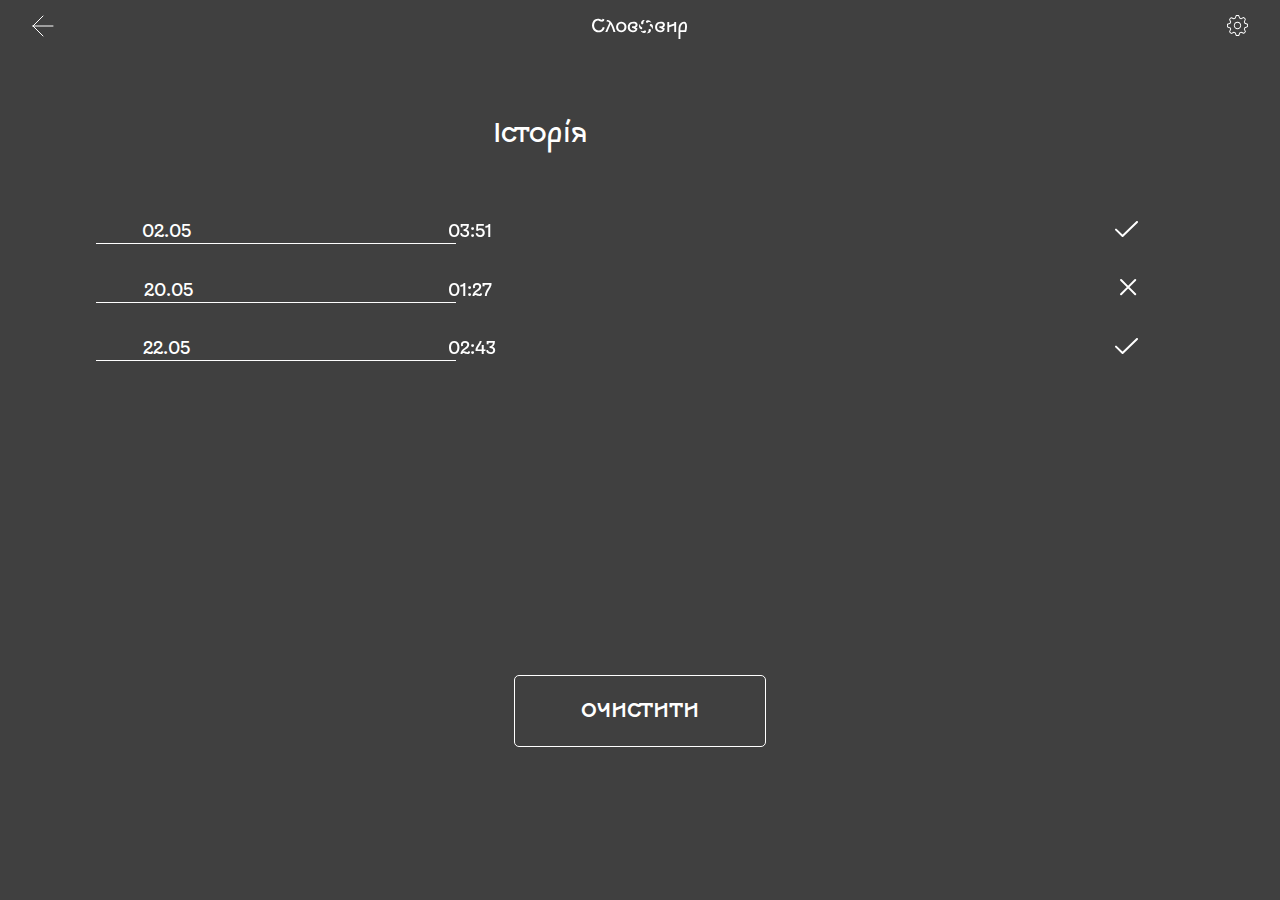
<file: history.html>
<!DOCTYPE html>
<html lang="en">
<head>
    <meta charset="UTF-8">
    <meta http-equiv="X-UA-Compatible" content="IE=edge">
    <meta name="viewport" content="width=device-width, initial-scale=1.0">
    <title>History</title>
    <link rel="stylesheet" href="style.css">
</head>
<body class="">
    <div class="l-header-alt">
        <div class="arrow">
            <svg id='arrow' width="22" height="22" viewBox="0 0 22 22" fill="none" xmlns="http://www.w3.org/2000/svg">
                <path d="M21 11H1M1 11L11 1M1 11L11 21" stroke="white" stroke-linecap="round"/>
                </svg>                
        </div>
        <div class="logosmall">
            <svg id='logosmall' width="98" height="24" viewBox="0 0 98 24" fill="none" xmlns="http://www.w3.org/2000/svg">
                <path d="M7.74 17.26C6.47333 17.26 5.32667 16.9733 4.3 16.4C3.27333 15.8133 2.46667 15.0067 1.88 13.98C1.29333 12.9533 1 11.7933 1 10.5C1 9.27333 1.25333 8.14 1.76 7.1C2.26667 6.06 2.98 5.23333 3.9 4.62C4.82 4.00667 5.86667 3.7 7.04 3.7C7.61333 3.71333 8.10667 3.78667 8.52 3.92C8.94667 4.05333 9.38667 4.23333 9.84 4.46C10.08 4.59333 10.28 4.69333 10.44 4.76C10.6133 4.81333 10.7733 4.84 10.92 4.84C11.1067 4.84 11.2333 4.79333 11.3 4.7C11.3667 4.60667 11.4 4.41333 11.4 4.12V3.68L13.32 4.16C13.3467 4.97333 13.1533 5.60667 12.74 6.06C12.3267 6.5 11.7067 6.72 10.88 6.72C10.5867 6.72 10.3 6.67333 10.02 6.58C9.74 6.48667 9.37333 6.34667 8.92 6.16C8.49333 5.97333 8.12 5.83333 7.8 5.74C7.49333 5.64667 7.18667 5.6 6.88 5.6C6.13333 5.6 5.47333 5.80667 4.9 6.22C4.32667 6.62 3.88 7.19333 3.56 7.94C3.25333 8.67333 3.1 9.52667 3.1 10.5C3.1 11.4333 3.3 12.2733 3.7 13.02C4.1 13.7533 4.65333 14.3333 5.36 14.76C6.06667 15.1733 6.86 15.38 7.74 15.38C8.82 15.38 9.72 15.0733 10.44 14.46C11.1733 13.8467 11.6267 13.0333 11.8 12.02L13.68 12.6C13.5333 13.5067 13.1867 14.3133 12.64 15.02C12.0933 15.7133 11.3933 16.26 10.54 16.66C9.7 17.06 8.76667 17.26 7.74 17.26ZM22.4338 17C21.5271 13.68 20.5738 11.1333 19.5738 9.36L16.2938 17H14.2537L18.4138 7.7C17.7204 6.9 16.9871 6.5 16.2138 6.5C16.0138 6.5 15.7804 6.51333 15.5138 6.54L15.9538 4.92C16.1938 4.89333 16.3871 4.88 16.5337 4.88C19.6404 4.88 22.2938 8.92 24.4938 17H22.4338ZM30.2736 17.2C29.3003 17.2 28.4136 16.9733 27.6136 16.52C26.8269 16.0667 26.2069 15.4467 25.7536 14.66C25.3003 13.86 25.0736 12.9733 25.0736 12C25.0736 11.04 25.3003 10.1667 25.7536 9.38C26.2203 8.58 26.8469 7.95333 27.6336 7.5C28.4336 7.03333 29.3136 6.8 30.2736 6.8C31.2736 6.8 32.1669 7.02667 32.9536 7.48C33.7403 7.92 34.3536 8.53333 34.7936 9.32C35.2469 10.1067 35.4736 11 35.4736 12C35.4736 12.9733 35.2469 13.86 34.7936 14.66C34.3403 15.4467 33.7136 16.0667 32.9136 16.52C32.1269 16.9733 31.2469 17.2 30.2736 17.2ZM27.0736 12C27.0736 13 27.3736 13.82 27.9736 14.46C28.5736 15.1 29.3403 15.42 30.2736 15.42C31.2069 15.42 31.9736 15.1 32.5736 14.46C33.1736 13.82 33.4736 13 33.4736 12C33.4736 11 33.1736 10.18 32.5736 9.54C31.9736 8.9 31.2069 8.58 30.2736 8.58C29.3403 8.58 28.5736 8.9 27.9736 9.54C27.3736 10.18 27.0736 11 27.0736 12ZM41.9933 17.3C40.9133 17.3 39.9733 17.0667 39.1733 16.6C38.3866 16.1333 37.7866 15.5 37.3733 14.7C36.9599 13.9 36.7533 13 36.7533 12C36.7533 10.9467 37.0066 10.02 37.5133 9.22C38.0199 8.40667 38.7133 7.78667 39.5933 7.36C40.4733 6.92 41.4599 6.7 42.5533 6.7C43.3666 6.7 44.0799 6.83333 44.6933 7.1C45.3066 7.36667 45.7799 7.74 46.1133 8.22C46.4466 8.68667 46.6133 9.22 46.6133 9.82C46.6133 10.42 46.4399 10.94 46.0933 11.38C45.7466 11.8067 45.2599 12.14 44.6333 12.38C45.3399 12.7133 45.9533 13.12 46.4733 13.6C46.4199 14.7333 45.9866 15.6333 45.1733 16.3C44.3733 16.9667 43.3133 17.3 41.9933 17.3ZM38.7533 12C38.7533 13.0267 39.0333 13.8733 39.5933 14.54C40.1533 15.1933 40.9533 15.52 41.9933 15.52C42.6333 15.52 43.1866 15.4133 43.6533 15.2C44.1333 14.9733 44.3999 14.66 44.4533 14.26C44.0533 13.9133 43.5399 13.62 42.9133 13.38C42.2999 13.1267 41.7333 13 41.2133 13H41.0933V11.36H42.6333C43.2333 11.36 43.7133 11.22 44.0733 10.94C44.4333 10.66 44.6133 10.3 44.6133 9.86C44.6133 9.40667 44.4133 9.04667 44.0133 8.78C43.6266 8.51333 43.0933 8.38 42.4133 8.38C41.7333 8.38 41.1133 8.52667 40.5533 8.82C40.0066 9.1 39.5666 9.51333 39.2333 10.06C38.9133 10.6067 38.7533 11.2533 38.7533 12ZM69.3175 17.3C68.2375 17.3 67.2975 17.0667 66.4975 16.6C65.7108 16.1333 65.1108 15.5 64.6975 14.7C64.2842 13.9 64.0775 13 64.0775 12C64.0775 10.9467 64.3308 10.02 64.8375 9.22C65.3442 8.40667 66.0375 7.78667 66.9175 7.36C67.7975 6.92 68.7842 6.7 69.8775 6.7C70.6908 6.7 71.4042 6.83333 72.0175 7.1C72.6308 7.36667 73.1042 7.74 73.4375 8.22C73.7708 8.68667 73.9375 9.22 73.9375 9.82C73.9375 10.42 73.7642 10.94 73.4175 11.38C73.0708 11.8067 72.5842 12.14 71.9575 12.38C72.6642 12.7133 73.2775 13.12 73.7975 13.6C73.7442 14.7333 73.3108 15.6333 72.4975 16.3C71.6975 16.9667 70.6375 17.3 69.3175 17.3ZM66.0775 12C66.0775 13.0267 66.3575 13.8733 66.9175 14.54C67.4775 15.1933 68.2775 15.52 69.3175 15.52C69.9575 15.52 70.5108 15.4133 70.9775 15.2C71.4575 14.9733 71.7242 14.66 71.7775 14.26C71.3775 13.9133 70.8642 13.62 70.2375 13.38C69.6242 13.1267 69.0575 13 68.5375 13H68.4175V11.36H69.9575C70.5575 11.36 71.0375 11.22 71.3975 10.94C71.7575 10.66 71.9375 10.3 71.9375 9.86C71.9375 9.40667 71.7375 9.04667 71.3375 8.78C70.9508 8.51333 70.4175 8.38 69.7375 8.38C69.0575 8.38 68.4375 8.52667 67.8775 8.82C67.3308 9.1 66.8908 9.51333 66.5575 10.06C66.2375 10.6067 66.0775 11.2533 66.0775 12ZM78.2261 7V10.34L83.2661 8.48V7H85.1461V17H83.2661V10.42L78.2261 12.28V17H76.3461V7H78.2261ZM87.5183 14.3C87.5183 12.7667 87.7516 11.44 88.2183 10.32C88.6983 9.18667 89.3649 8.32 90.2183 7.72C91.0849 7.10667 92.0849 6.8 93.2183 6.8C94.0716 6.8 94.7449 7.19333 95.2383 7.98C95.7449 8.76667 95.9983 9.84 95.9983 11.2C95.9983 12.2 95.9116 13.2267 95.7383 14.28C95.5649 15.32 95.3316 16.2267 95.0383 17H89.3983V24H87.5183V14.3ZM93.6183 15.22C93.9249 13.9267 94.0783 12.6 94.0783 11.24C94.0783 10.2933 93.9916 9.61333 93.8183 9.2C93.6449 8.77333 93.3249 8.56 92.8583 8.56C92.0849 8.56 91.4383 8.84 90.9183 9.4C90.3983 9.94667 90.0116 10.6467 89.7583 11.5C89.5183 12.34 89.3983 13.2067 89.3983 14.1V15.22H93.6183Z" fill="white"/>
                <path d="M61.3728 9.84244C61.0525 9.40617 60.5637 8.95451 59.9713 8.93315C59.6461 8.91359 59.3267 9.02638 59.0859 9.2458C58.845 9.46521 58.703 9.77275 58.6921 10.0984C58.6934 10.335 58.7678 10.5654 58.9053 10.758C59.0698 10.9436 59.2715 11.0927 59.4972 11.1955C60.5693 11.8313 61.3848 13.0652 60.9556 14.2824C60.9799 14.2112 61.0931 14.1237 61.1424 14.0625C61.1998 13.9915 61.2555 13.919 61.3087 13.8451C61.4118 13.7032 61.5063 13.5552 61.5919 13.402C61.6405 13.314 61.686 13.2239 61.7273 13.1323C61.7971 12.9758 61.854 12.8138 61.8974 12.6481C62.14 11.6814 61.9475 10.6571 61.3706 9.84437L61.3728 9.84244Z" fill="white"/>
                <path d="M50.0295 14.2805C50.3546 14.3 50.6739 14.1873 50.9147 13.9681C51.1555 13.7488 51.2977 13.4415 51.3087 13.116C51.3075 12.8794 51.233 12.6489 51.0955 12.4563C50.9309 12.271 50.7293 12.1224 50.5036 12.02C49.4315 11.3842 48.616 10.1503 49.0453 8.93314C49.021 9.00435 48.9077 9.09188 48.8584 9.15313C48.801 9.22405 48.7453 9.29649 48.6921 9.37036C48.5888 9.51221 48.494 9.66014 48.4082 9.81329C48.3596 9.90159 48.3144 9.9916 48.2726 10.0833C48.2029 10.2398 48.1459 10.4016 48.1025 10.5672C47.8601 11.534 48.0525 12.5584 48.6294 13.3712C48.9483 13.8074 49.4376 14.2591 50.0295 14.2805L50.0295 14.2805Z" fill="white"/>
                <path d="M60.2938 7.78539C60.2499 7.69937 60.2172 7.60803 60.1966 7.51365C60.1642 7.4282 60.1292 7.34398 60.0916 7.26082C60.0198 7.10074 59.9386 6.94503 59.8485 6.79443C59.7966 6.70784 59.7412 6.62372 59.6826 6.54206C59.5822 6.40306 59.4706 6.27251 59.3489 6.15173C58.6333 5.45862 57.6505 5.11304 56.6587 5.20599C56.1205 5.26504 55.485 5.4629 55.1712 5.96526C54.9916 6.2371 54.9295 6.56987 54.9989 6.88813C55.0683 7.2063 55.2635 7.48297 55.5398 7.65528C55.7455 7.77273 55.9823 7.82371 56.218 7.80111C56.4606 7.75108 56.69 7.65082 56.8916 7.50679C57.9782 6.89572 59.4544 6.80629 60.2939 7.78536L60.2938 7.78539Z" fill="white"/>
                <path d="M54.4609 15.5583C54.2552 15.4408 54.0183 15.3898 53.7827 15.4124C53.5401 15.4625 53.3107 15.5627 53.1091 15.7067C52.0225 16.3173 50.5463 16.4068 49.7063 15.4277C49.7504 15.5137 49.783 15.6051 49.8035 15.6995C49.836 15.7847 49.871 15.8689 49.9088 15.9523C49.9806 16.1124 50.0618 16.2682 50.1519 16.4187C50.2035 16.5053 50.2588 16.5893 50.3177 16.671C50.418 16.81 50.5297 16.9406 50.6514 17.0614C51.367 17.7548 52.3501 18.1005 53.3423 18.0076C53.8803 17.9485 54.5158 17.7505 54.8296 17.2483C55.0091 16.9765 55.0712 16.6437 55.0018 16.3255C54.9323 16.0073 54.7373 15.7306 54.4609 15.5583L54.4609 15.5583Z" fill="white"/>
                <path d="M50.2865 6.97043C50.0678 7.46606 49.9219 8.1153 50.2004 8.63834C50.3461 8.92962 50.6033 9.14981 50.9136 9.24873C51.2238 9.34776 51.561 9.31719 51.8484 9.16404C52.0528 9.0446 52.2152 8.86479 52.3131 8.64924C52.3912 8.41415 52.4191 8.1654 52.3951 7.91882C52.4096 6.67265 53.0702 5.34919 54.3381 5.11172C54.2415 5.10688 54.146 5.0895 54.054 5.05988C53.9637 5.04583 53.8733 5.03405 53.7827 5.02465C53.6083 5.00624 53.433 4.99817 53.2576 5.00035C53.1568 5.00215 53.0564 5.00804 52.9563 5.0181C52.7856 5.03538 52.6167 5.06672 52.4512 5.11172C51.4927 5.38497 50.7018 6.06393 50.2865 6.96989L50.2865 6.97043Z" fill="white"/>
                <path d="M58.1528 14.0495C57.9483 14.169 57.7859 14.3488 57.6878 14.5643C57.6099 14.7994 57.5819 15.0483 57.6059 15.2948C57.5913 16.5412 56.9307 17.8644 55.6631 18.1019C55.7596 18.1067 55.8551 18.1241 55.947 18.1537C56.0371 18.1678 56.1276 18.1795 56.2182 18.1889C56.3927 18.2074 56.5681 18.2154 56.7435 18.2132C56.8441 18.2116 56.9446 18.2056 57.0449 18.1955C57.2154 18.178 57.3843 18.1465 57.5497 18.1014C58.5082 17.8281 59.2992 17.1492 59.7147 16.2432C59.9334 15.7476 60.0793 15.0984 59.8007 14.5753C59.6551 14.284 59.3979 14.0638 59.0877 13.9649C58.7774 13.8659 58.4402 13.8965 58.1527 14.0496L58.1528 14.0495Z" fill="white"/>
                </svg>                
        </div>
        <div class="settings1">
            <svg id='settings1' width="21" height="21" viewBox="0 0 21 21" fill="none" xmlns="http://www.w3.org/2000/svg">
                <path d="M11.6489 21H9.44146C9.10934 21 8.99347 21.0007 7.86168 18.1393L6.98764 17.7768C4.60604 18.8794 4.32412 18.8794 4.22987 18.8794H4.04763L3.89222 18.7432L2.3274 17.1808C2.08943 16.9384 2.00696 16.8542 3.23146 14.0302L2.87506 13.1697C0 12.1184 0 11.9964 0 11.6499V9.44136C0 9.09533 0 8.98608 2.86554 7.85536L3.22194 6.993C1.92665 4.21198 2.01577 4.12563 2.27126 3.88017L3.9541 2.19652L4.16308 2.18983C4.41714 2.18983 5.35972 2.54078 6.96705 3.23326L7.83853 2.87218C8.88775 -0.000418458 9.01652 0 9.34752 0H11.555C11.8856 0 12.0019 0.000418203 13.1337 2.86256L14.0092 3.22249C16.3871 2.12136 16.6727 2.12136 16.7677 2.12136H16.9488L17.1042 2.25528L18.669 3.81504C18.907 4.06008 18.9883 4.14392 17.7638 6.96906L18.1213 7.83445C21 8.88133 21 9.00291 21 9.3501V11.556C21 11.8939 21 12.0129 18.1308 13.1442L17.7766 14.0073C19.0654 16.7763 18.9802 16.8631 18.739 17.1112L17.0433 18.8053L16.8332 18.8112C16.5803 18.8112 15.6399 18.4598 14.0348 17.7666L13.1582 18.128C12.1061 21 11.9866 21 11.6489 21ZM9.67093 20.0882H11.412C11.6118 19.6725 12.0437 18.5707 12.3895 17.6215L12.4591 17.4326L14.0444 16.7793L14.2149 16.853C15.1597 17.2642 16.2765 17.7199 16.7116 17.8599L17.9351 16.6387C17.7797 16.1991 17.3086 15.1235 16.8836 14.2162L16.7979 14.0318L17.4538 12.4339L17.6324 12.3635C18.5868 11.9886 19.6925 11.5258 20.1057 11.3147V9.59922C19.6877 9.39871 18.5863 8.97103 17.6372 8.62761L17.4514 8.55987L16.7911 6.96038L16.8699 6.78005C17.2761 5.84471 17.7279 4.74138 17.8726 4.29687L16.6459 3.0731C16.2499 3.21413 15.1412 3.699 14.206 4.13452L14.0318 4.21606L12.4465 3.56393L12.3757 3.38401C12.001 2.42955 11.5354 1.32287 11.3254 0.913171H9.58549C9.3846 1.32768 8.95413 2.42996 8.60921 3.37878L8.54068 3.56665L6.95977 4.22212L6.78931 4.14769C5.84233 3.73726 4.72334 3.28229 4.28673 3.14242L3.0654 4.3643C3.21866 4.80316 3.69123 5.87806 4.11473 6.78538L4.2016 6.97021L3.54238 8.56739L3.36495 8.63733C2.41212 9.0118 1.3082 9.47429 0.894942 9.68452V11.4022C1.31291 11.6035 2.41315 12.0323 3.36167 12.3772L3.54607 12.4457L4.20641 14.0398L4.12763 14.2197C3.72145 15.1543 3.27008 16.2562 3.12492 16.6999L4.35424 17.9274C4.74905 17.7852 5.85636 17.3004 6.79269 16.8644L6.96797 16.7825L8.55 17.4387L8.62078 17.6186C8.99665 18.5734 9.46082 19.6782 9.67093 20.0882ZM10.4999 14.1753C8.47573 14.1753 6.82742 12.5265 6.82742 10.4997C6.82742 8.47456 8.47542 6.82678 10.4999 6.82678C12.5229 6.82678 14.1673 8.47487 14.1673 10.4997C14.1673 12.5265 12.5229 14.1753 10.4999 14.1753ZM10.4999 7.73942C8.96776 7.73942 7.72236 8.97782 7.72236 10.4998C7.72236 12.0229 8.96745 13.2625 10.4999 13.2625C12.0295 13.2625 13.2738 12.0229 13.2738 10.4998C13.2734 8.97782 12.0295 7.73942 10.4999 7.73942Z" fill="white"/>
                </svg>                
        </div>
    </div>

    <div class="history-item1"> Історія </div>

    <div class="box3">
        <div class="history-data">02.05</div>
        <div class="history-time">03:51</div>
        <div class="history-checkmark">
            <svg width="23" height="16" viewBox="0 0 23 16" fill="none" xmlns="http://www.w3.org/2000/svg">
            <path d="M22 1L7.5625 15L1 8.63636" stroke="white" stroke-width="2" stroke-linecap="round" stroke-linejoin="round"/>
            </svg>
        </div>
    </div>
    <div class="history-line">
        <svg width="360" height="1" viewBox="0 0 360 1" fill="none" xmlns="http://www.w3.org/2000/svg">
        <line x1="-4.37114e-08" y1="0.5" x2="360" y2="0.499969" stroke="white"/>
        </svg>
    </div>

    <div class="box4">
        <div class="history-data">20.05</div>
        <div class="history-time">01:27</div>
        <div class="history-loss">
            <svg width="17" height="17" viewBox="0 0 17 17" fill="none" xmlns="http://www.w3.org/2000/svg">
                <path d="M8.14214 8.14209L15.2132 15.2132M8.14214 8.14209L1.07107 1.07102M8.14214 8.14209L15.2132 1.07102M8.14214 8.14209L1.07107 15.2132" stroke="white" stroke-width="2" stroke-linecap="round"/>
            </svg>
        </div>
    </div>
    <div class="history-line2">
        <svg width="360" height="1" viewBox="0 0 360 1" fill="none" xmlns="http://www.w3.org/2000/svg">
        <line x1="-4.37114e-08" y1="0.5" x2="360" y2="0.499969" stroke="white"/>
        </svg>
    </div>

    <div class="box5">
        <div class="history-data">22.05</div>
        <div class="history-time">02:43</div>
        <div class="history-checkmark">
            <svg width="23" height="16" viewBox="0 0 23 16" fill="none" xmlns="http://www.w3.org/2000/svg">
            <path d="M22 1L7.5625 15L1 8.63636" stroke="white" stroke-width="2" stroke-linecap="round" stroke-linejoin="round"/>
            </svg>
        </div>
    </div>
    <div class="history-line3">
        <svg width="360" height="1" viewBox="0 0 360 1" fill="none" xmlns="http://www.w3.org/2000/svg">
        <line x1="-4.37114e-08" y1="0.5" x2="360" y2="0.499969" stroke="white"/>
        </svg>
    </div>

    <div class="button">
        <div class="button-history">
            очистити
        </div>
    </div>
</body>
</html>
</file>
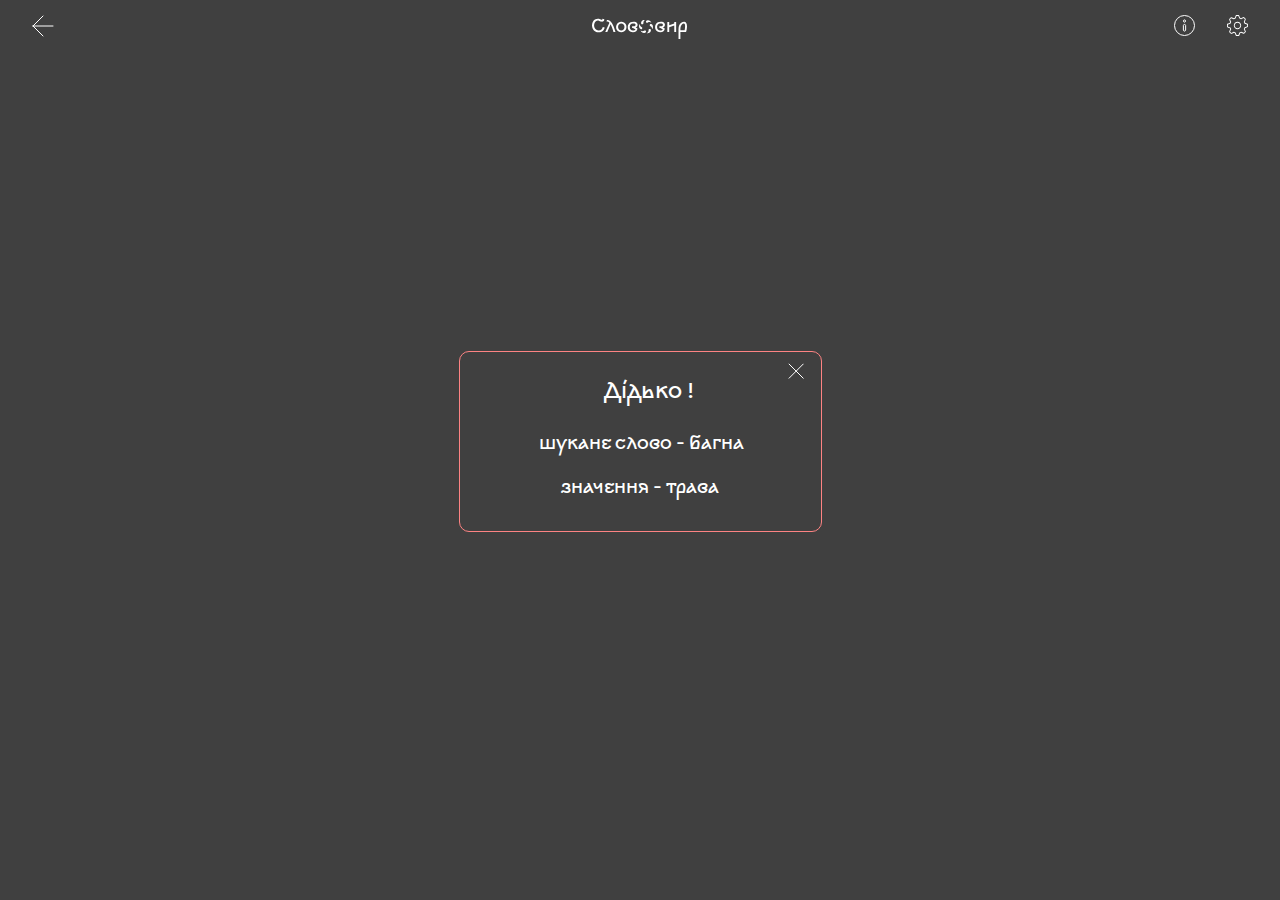
<file: modal_loss.html>
<!DOCTYPE html>
<html lang="en">
<head>
    <meta charset="UTF-8">
    <meta http-equiv="X-UA-Compatible" content="IE=edge">
    <meta name="viewport" content="width=device-width, initial-scale=1.0">
    <title>Modal_loss</title>
    <link rel="stylesheet" href="style.css">
</head>
<body class="">
    <div class="l-header-alt">
        <div class="arrow">
            <svg id='arrow' width="22" height="22" viewBox="0 0 22 22" fill="none" xmlns="http://www.w3.org/2000/svg">
                <path d="M21 11H1M1 11L11 1M1 11L11 21" stroke="white" stroke-linecap="round"/>
                </svg>                
        </div>

        <div class="logosmall">
            <svg id='logosmall' width="98" height="24" viewBox="0 0 98 24" fill="none" xmlns="http://www.w3.org/2000/svg">
                <path d="M7.74 17.26C6.47333 17.26 5.32667 16.9733 4.3 16.4C3.27333 15.8133 2.46667 15.0067 1.88 13.98C1.29333 12.9533 1 11.7933 1 10.5C1 9.27333 1.25333 8.14 1.76 7.1C2.26667 6.06 2.98 5.23333 3.9 4.62C4.82 4.00667 5.86667 3.7 7.04 3.7C7.61333 3.71333 8.10667 3.78667 8.52 3.92C8.94667 4.05333 9.38667 4.23333 9.84 4.46C10.08 4.59333 10.28 4.69333 10.44 4.76C10.6133 4.81333 10.7733 4.84 10.92 4.84C11.1067 4.84 11.2333 4.79333 11.3 4.7C11.3667 4.60667 11.4 4.41333 11.4 4.12V3.68L13.32 4.16C13.3467 4.97333 13.1533 5.60667 12.74 6.06C12.3267 6.5 11.7067 6.72 10.88 6.72C10.5867 6.72 10.3 6.67333 10.02 6.58C9.74 6.48667 9.37333 6.34667 8.92 6.16C8.49333 5.97333 8.12 5.83333 7.8 5.74C7.49333 5.64667 7.18667 5.6 6.88 5.6C6.13333 5.6 5.47333 5.80667 4.9 6.22C4.32667 6.62 3.88 7.19333 3.56 7.94C3.25333 8.67333 3.1 9.52667 3.1 10.5C3.1 11.4333 3.3 12.2733 3.7 13.02C4.1 13.7533 4.65333 14.3333 5.36 14.76C6.06667 15.1733 6.86 15.38 7.74 15.38C8.82 15.38 9.72 15.0733 10.44 14.46C11.1733 13.8467 11.6267 13.0333 11.8 12.02L13.68 12.6C13.5333 13.5067 13.1867 14.3133 12.64 15.02C12.0933 15.7133 11.3933 16.26 10.54 16.66C9.7 17.06 8.76667 17.26 7.74 17.26ZM22.4338 17C21.5271 13.68 20.5738 11.1333 19.5738 9.36L16.2938 17H14.2537L18.4138 7.7C17.7204 6.9 16.9871 6.5 16.2138 6.5C16.0138 6.5 15.7804 6.51333 15.5138 6.54L15.9538 4.92C16.1938 4.89333 16.3871 4.88 16.5337 4.88C19.6404 4.88 22.2938 8.92 24.4938 17H22.4338ZM30.2736 17.2C29.3003 17.2 28.4136 16.9733 27.6136 16.52C26.8269 16.0667 26.2069 15.4467 25.7536 14.66C25.3003 13.86 25.0736 12.9733 25.0736 12C25.0736 11.04 25.3003 10.1667 25.7536 9.38C26.2203 8.58 26.8469 7.95333 27.6336 7.5C28.4336 7.03333 29.3136 6.8 30.2736 6.8C31.2736 6.8 32.1669 7.02667 32.9536 7.48C33.7403 7.92 34.3536 8.53333 34.7936 9.32C35.2469 10.1067 35.4736 11 35.4736 12C35.4736 12.9733 35.2469 13.86 34.7936 14.66C34.3403 15.4467 33.7136 16.0667 32.9136 16.52C32.1269 16.9733 31.2469 17.2 30.2736 17.2ZM27.0736 12C27.0736 13 27.3736 13.82 27.9736 14.46C28.5736 15.1 29.3403 15.42 30.2736 15.42C31.2069 15.42 31.9736 15.1 32.5736 14.46C33.1736 13.82 33.4736 13 33.4736 12C33.4736 11 33.1736 10.18 32.5736 9.54C31.9736 8.9 31.2069 8.58 30.2736 8.58C29.3403 8.58 28.5736 8.9 27.9736 9.54C27.3736 10.18 27.0736 11 27.0736 12ZM41.9933 17.3C40.9133 17.3 39.9733 17.0667 39.1733 16.6C38.3866 16.1333 37.7866 15.5 37.3733 14.7C36.9599 13.9 36.7533 13 36.7533 12C36.7533 10.9467 37.0066 10.02 37.5133 9.22C38.0199 8.40667 38.7133 7.78667 39.5933 7.36C40.4733 6.92 41.4599 6.7 42.5533 6.7C43.3666 6.7 44.0799 6.83333 44.6933 7.1C45.3066 7.36667 45.7799 7.74 46.1133 8.22C46.4466 8.68667 46.6133 9.22 46.6133 9.82C46.6133 10.42 46.4399 10.94 46.0933 11.38C45.7466 11.8067 45.2599 12.14 44.6333 12.38C45.3399 12.7133 45.9533 13.12 46.4733 13.6C46.4199 14.7333 45.9866 15.6333 45.1733 16.3C44.3733 16.9667 43.3133 17.3 41.9933 17.3ZM38.7533 12C38.7533 13.0267 39.0333 13.8733 39.5933 14.54C40.1533 15.1933 40.9533 15.52 41.9933 15.52C42.6333 15.52 43.1866 15.4133 43.6533 15.2C44.1333 14.9733 44.3999 14.66 44.4533 14.26C44.0533 13.9133 43.5399 13.62 42.9133 13.38C42.2999 13.1267 41.7333 13 41.2133 13H41.0933V11.36H42.6333C43.2333 11.36 43.7133 11.22 44.0733 10.94C44.4333 10.66 44.6133 10.3 44.6133 9.86C44.6133 9.40667 44.4133 9.04667 44.0133 8.78C43.6266 8.51333 43.0933 8.38 42.4133 8.38C41.7333 8.38 41.1133 8.52667 40.5533 8.82C40.0066 9.1 39.5666 9.51333 39.2333 10.06C38.9133 10.6067 38.7533 11.2533 38.7533 12ZM69.3175 17.3C68.2375 17.3 67.2975 17.0667 66.4975 16.6C65.7108 16.1333 65.1108 15.5 64.6975 14.7C64.2842 13.9 64.0775 13 64.0775 12C64.0775 10.9467 64.3308 10.02 64.8375 9.22C65.3442 8.40667 66.0375 7.78667 66.9175 7.36C67.7975 6.92 68.7842 6.7 69.8775 6.7C70.6908 6.7 71.4042 6.83333 72.0175 7.1C72.6308 7.36667 73.1042 7.74 73.4375 8.22C73.7708 8.68667 73.9375 9.22 73.9375 9.82C73.9375 10.42 73.7642 10.94 73.4175 11.38C73.0708 11.8067 72.5842 12.14 71.9575 12.38C72.6642 12.7133 73.2775 13.12 73.7975 13.6C73.7442 14.7333 73.3108 15.6333 72.4975 16.3C71.6975 16.9667 70.6375 17.3 69.3175 17.3ZM66.0775 12C66.0775 13.0267 66.3575 13.8733 66.9175 14.54C67.4775 15.1933 68.2775 15.52 69.3175 15.52C69.9575 15.52 70.5108 15.4133 70.9775 15.2C71.4575 14.9733 71.7242 14.66 71.7775 14.26C71.3775 13.9133 70.8642 13.62 70.2375 13.38C69.6242 13.1267 69.0575 13 68.5375 13H68.4175V11.36H69.9575C70.5575 11.36 71.0375 11.22 71.3975 10.94C71.7575 10.66 71.9375 10.3 71.9375 9.86C71.9375 9.40667 71.7375 9.04667 71.3375 8.78C70.9508 8.51333 70.4175 8.38 69.7375 8.38C69.0575 8.38 68.4375 8.52667 67.8775 8.82C67.3308 9.1 66.8908 9.51333 66.5575 10.06C66.2375 10.6067 66.0775 11.2533 66.0775 12ZM78.2261 7V10.34L83.2661 8.48V7H85.1461V17H83.2661V10.42L78.2261 12.28V17H76.3461V7H78.2261ZM87.5183 14.3C87.5183 12.7667 87.7516 11.44 88.2183 10.32C88.6983 9.18667 89.3649 8.32 90.2183 7.72C91.0849 7.10667 92.0849 6.8 93.2183 6.8C94.0716 6.8 94.7449 7.19333 95.2383 7.98C95.7449 8.76667 95.9983 9.84 95.9983 11.2C95.9983 12.2 95.9116 13.2267 95.7383 14.28C95.5649 15.32 95.3316 16.2267 95.0383 17H89.3983V24H87.5183V14.3ZM93.6183 15.22C93.9249 13.9267 94.0783 12.6 94.0783 11.24C94.0783 10.2933 93.9916 9.61333 93.8183 9.2C93.6449 8.77333 93.3249 8.56 92.8583 8.56C92.0849 8.56 91.4383 8.84 90.9183 9.4C90.3983 9.94667 90.0116 10.6467 89.7583 11.5C89.5183 12.34 89.3983 13.2067 89.3983 14.1V15.22H93.6183Z" fill="white"/>
                <path d="M61.3728 9.84244C61.0525 9.40617 60.5637 8.95451 59.9713 8.93315C59.6461 8.91359 59.3267 9.02638 59.0859 9.2458C58.845 9.46521 58.703 9.77275 58.6921 10.0984C58.6934 10.335 58.7678 10.5654 58.9053 10.758C59.0698 10.9436 59.2715 11.0927 59.4972 11.1955C60.5693 11.8313 61.3848 13.0652 60.9556 14.2824C60.9799 14.2112 61.0931 14.1237 61.1424 14.0625C61.1998 13.9915 61.2555 13.919 61.3087 13.8451C61.4118 13.7032 61.5063 13.5552 61.5919 13.402C61.6405 13.314 61.686 13.2239 61.7273 13.1323C61.7971 12.9758 61.854 12.8138 61.8974 12.6481C62.14 11.6814 61.9475 10.6571 61.3706 9.84437L61.3728 9.84244Z" fill="white"/>
                <path d="M50.0295 14.2805C50.3546 14.3 50.6739 14.1873 50.9147 13.9681C51.1555 13.7488 51.2977 13.4415 51.3087 13.116C51.3075 12.8794 51.233 12.6489 51.0955 12.4563C50.9309 12.271 50.7293 12.1224 50.5036 12.02C49.4315 11.3842 48.616 10.1503 49.0453 8.93314C49.021 9.00435 48.9077 9.09188 48.8584 9.15313C48.801 9.22405 48.7453 9.29649 48.6921 9.37036C48.5888 9.51221 48.494 9.66014 48.4082 9.81329C48.3596 9.90159 48.3144 9.9916 48.2726 10.0833C48.2029 10.2398 48.1459 10.4016 48.1025 10.5672C47.8601 11.534 48.0525 12.5584 48.6294 13.3712C48.9483 13.8074 49.4376 14.2591 50.0295 14.2805L50.0295 14.2805Z" fill="white"/>
                <path d="M60.2938 7.78539C60.2499 7.69937 60.2172 7.60803 60.1966 7.51365C60.1642 7.4282 60.1292 7.34398 60.0916 7.26082C60.0198 7.10074 59.9386 6.94503 59.8485 6.79443C59.7966 6.70784 59.7412 6.62372 59.6826 6.54206C59.5822 6.40306 59.4706 6.27251 59.3489 6.15173C58.6333 5.45862 57.6505 5.11304 56.6587 5.20599C56.1205 5.26504 55.485 5.4629 55.1712 5.96526C54.9916 6.2371 54.9295 6.56987 54.9989 6.88813C55.0683 7.2063 55.2635 7.48297 55.5398 7.65528C55.7455 7.77273 55.9823 7.82371 56.218 7.80111C56.4606 7.75108 56.69 7.65082 56.8916 7.50679C57.9782 6.89572 59.4544 6.80629 60.2939 7.78536L60.2938 7.78539Z" fill="white"/>
                <path d="M54.4609 15.5583C54.2552 15.4408 54.0183 15.3898 53.7827 15.4124C53.5401 15.4625 53.3107 15.5627 53.1091 15.7067C52.0225 16.3173 50.5463 16.4068 49.7063 15.4277C49.7504 15.5137 49.783 15.6051 49.8035 15.6995C49.836 15.7847 49.871 15.8689 49.9088 15.9523C49.9806 16.1124 50.0618 16.2682 50.1519 16.4187C50.2035 16.5053 50.2588 16.5893 50.3177 16.671C50.418 16.81 50.5297 16.9406 50.6514 17.0614C51.367 17.7548 52.3501 18.1005 53.3423 18.0076C53.8803 17.9485 54.5158 17.7505 54.8296 17.2483C55.0091 16.9765 55.0712 16.6437 55.0018 16.3255C54.9323 16.0073 54.7373 15.7306 54.4609 15.5583L54.4609 15.5583Z" fill="white"/>
                <path d="M50.2865 6.97043C50.0678 7.46606 49.9219 8.1153 50.2004 8.63834C50.3461 8.92962 50.6033 9.14981 50.9136 9.24873C51.2238 9.34776 51.561 9.31719 51.8484 9.16404C52.0528 9.0446 52.2152 8.86479 52.3131 8.64924C52.3912 8.41415 52.4191 8.1654 52.3951 7.91882C52.4096 6.67265 53.0702 5.34919 54.3381 5.11172C54.2415 5.10688 54.146 5.0895 54.054 5.05988C53.9637 5.04583 53.8733 5.03405 53.7827 5.02465C53.6083 5.00624 53.433 4.99817 53.2576 5.00035C53.1568 5.00215 53.0564 5.00804 52.9563 5.0181C52.7856 5.03538 52.6167 5.06672 52.4512 5.11172C51.4927 5.38497 50.7018 6.06393 50.2865 6.96989L50.2865 6.97043Z" fill="white"/>
                <path d="M58.1528 14.0495C57.9483 14.169 57.7859 14.3488 57.6878 14.5643C57.6099 14.7994 57.5819 15.0483 57.6059 15.2948C57.5913 16.5412 56.9307 17.8644 55.6631 18.1019C55.7596 18.1067 55.8551 18.1241 55.947 18.1537C56.0371 18.1678 56.1276 18.1795 56.2182 18.1889C56.3927 18.2074 56.5681 18.2154 56.7435 18.2132C56.8441 18.2116 56.9446 18.2056 57.0449 18.1955C57.2154 18.178 57.3843 18.1465 57.5497 18.1014C58.5082 17.8281 59.2992 17.1492 59.7147 16.2432C59.9334 15.7476 60.0793 15.0984 59.8007 14.5753C59.6551 14.284 59.3979 14.0638 59.0877 13.9649C58.7774 13.8659 58.4402 13.8965 58.1527 14.0496L58.1528 14.0495Z" fill="white"/>
                </svg>                
        </div>
    <div class="modals">
        <div class="info">
            <svg id='info' width="21" height="21" viewBox="0 0 21 21" fill="none" xmlns="http://www.w3.org/2000/svg">
                <path d="M10.5 4.875C9.87868 4.875 9.375 5.37868 9.375 6V6C9.375 6.62132 9.87868 7.125 10.5 7.125V7.125C11.1213 7.125 11.625 6.62132 11.625 6V6C11.625 5.37868 11.1213 4.875 10.5 4.875V4.875ZM10.5 9.375C9.87868 9.375 9.375 9.87868 9.375 10.5V15C9.375 15.6213 9.87868 16.125 10.5 16.125V16.125C11.1213 16.125 11.625 15.6213 11.625 15V10.5C11.625 9.87868 11.1213 9.375 10.5 9.375V9.375Z" stroke="white"/>
                <circle cx="10.5" cy="10.5" r="10" stroke="white"/>
                </svg>                
        </div>

        <div class="settings">
            <svg id='settings' width="21" height="21" viewBox="0 0 21 21" fill="none" xmlns="http://www.w3.org/2000/svg">
                <path d="M11.6489 21H9.44146C9.10934 21 8.99347 21.0007 7.86168 18.1393L6.98764 17.7768C4.60604 18.8794 4.32412 18.8794 4.22987 18.8794H4.04763L3.89222 18.7432L2.3274 17.1808C2.08943 16.9384 2.00696 16.8542 3.23146 14.0302L2.87506 13.1697C0 12.1184 0 11.9964 0 11.6499V9.44136C0 9.09533 0 8.98608 2.86554 7.85536L3.22194 6.993C1.92665 4.21198 2.01577 4.12563 2.27126 3.88017L3.9541 2.19652L4.16308 2.18983C4.41714 2.18983 5.35972 2.54078 6.96705 3.23326L7.83853 2.87218C8.88775 -0.000418458 9.01652 0 9.34752 0H11.555C11.8856 0 12.0019 0.000418203 13.1337 2.86256L14.0092 3.22249C16.3871 2.12136 16.6727 2.12136 16.7677 2.12136H16.9488L17.1042 2.25528L18.669 3.81504C18.907 4.06008 18.9883 4.14392 17.7638 6.96906L18.1213 7.83445C21 8.88133 21 9.00291 21 9.3501V11.556C21 11.8939 21 12.0129 18.1308 13.1442L17.7766 14.0073C19.0654 16.7763 18.9802 16.8631 18.739 17.1112L17.0433 18.8053L16.8332 18.8112C16.5803 18.8112 15.6399 18.4598 14.0348 17.7666L13.1582 18.128C12.1061 21 11.9866 21 11.6489 21ZM9.67093 20.0882H11.412C11.6118 19.6725 12.0437 18.5707 12.3895 17.6215L12.4591 17.4326L14.0444 16.7793L14.2149 16.853C15.1597 17.2642 16.2765 17.7199 16.7116 17.8599L17.9351 16.6387C17.7797 16.1991 17.3086 15.1235 16.8836 14.2162L16.7979 14.0318L17.4538 12.4339L17.6324 12.3635C18.5868 11.9886 19.6925 11.5258 20.1057 11.3147V9.59922C19.6877 9.39871 18.5863 8.97103 17.6372 8.62761L17.4514 8.55987L16.7911 6.96038L16.8699 6.78005C17.2761 5.84471 17.7279 4.74138 17.8726 4.29687L16.6459 3.0731C16.2499 3.21413 15.1412 3.699 14.206 4.13452L14.0318 4.21606L12.4465 3.56393L12.3757 3.38401C12.001 2.42955 11.5354 1.32287 11.3254 0.913171H9.58549C9.3846 1.32768 8.95413 2.42996 8.60921 3.37878L8.54068 3.56665L6.95977 4.22212L6.78931 4.14769C5.84233 3.73726 4.72334 3.28229 4.28673 3.14242L3.0654 4.3643C3.21866 4.80316 3.69123 5.87806 4.11473 6.78538L4.2016 6.97021L3.54238 8.56739L3.36495 8.63733C2.41212 9.0118 1.3082 9.47429 0.894942 9.68452V11.4022C1.31291 11.6035 2.41315 12.0323 3.36167 12.3772L3.54607 12.4457L4.20641 14.0398L4.12763 14.2197C3.72145 15.1543 3.27008 16.2562 3.12492 16.6999L4.35424 17.9274C4.74905 17.7852 5.85636 17.3004 6.79269 16.8644L6.96797 16.7825L8.55 17.4387L8.62078 17.6186C8.99665 18.5734 9.46082 19.6782 9.67093 20.0882ZM10.4999 14.1753C8.47573 14.1753 6.82742 12.5265 6.82742 10.4997C6.82742 8.47456 8.47542 6.82678 10.4999 6.82678C12.5229 6.82678 14.1673 8.47487 14.1673 10.4997C14.1673 12.5265 12.5229 14.1753 10.4999 14.1753ZM10.4999 7.73942C8.96776 7.73942 7.72236 8.97782 7.72236 10.4998C7.72236 12.0229 8.96745 13.2625 10.4999 13.2625C12.0295 13.2625 13.2738 12.0229 13.2738 10.4998C13.2734 8.97782 12.0295 7.73942 10.4999 7.73942Z" fill="white"/>
                </svg>                
        </div>
    </div>

    <div class="modal-loss">
        <div class="modal-cross1"><svg width="16" height="16" viewBox="0 0 16 16" fill="none" xmlns="http://www.w3.org/2000/svg">
            <path d="M8.14214 8.14209L15.2132 15.2132M8.14214 8.14209L1.07107 1.07102M8.14214 8.14209L15.2132 1.07102M8.14214 8.14209L1.07107 15.2132" stroke="white" stroke-linecap="round"/>
            </svg>
        </div>

        <div class="modal-item3"> Дідько ! </div>
        <div class="modal-item4"> шукане слово - багна </div>
        <div class="modal-item5"> значення - трава </div>
    </div>
</body>
</html>
</file>
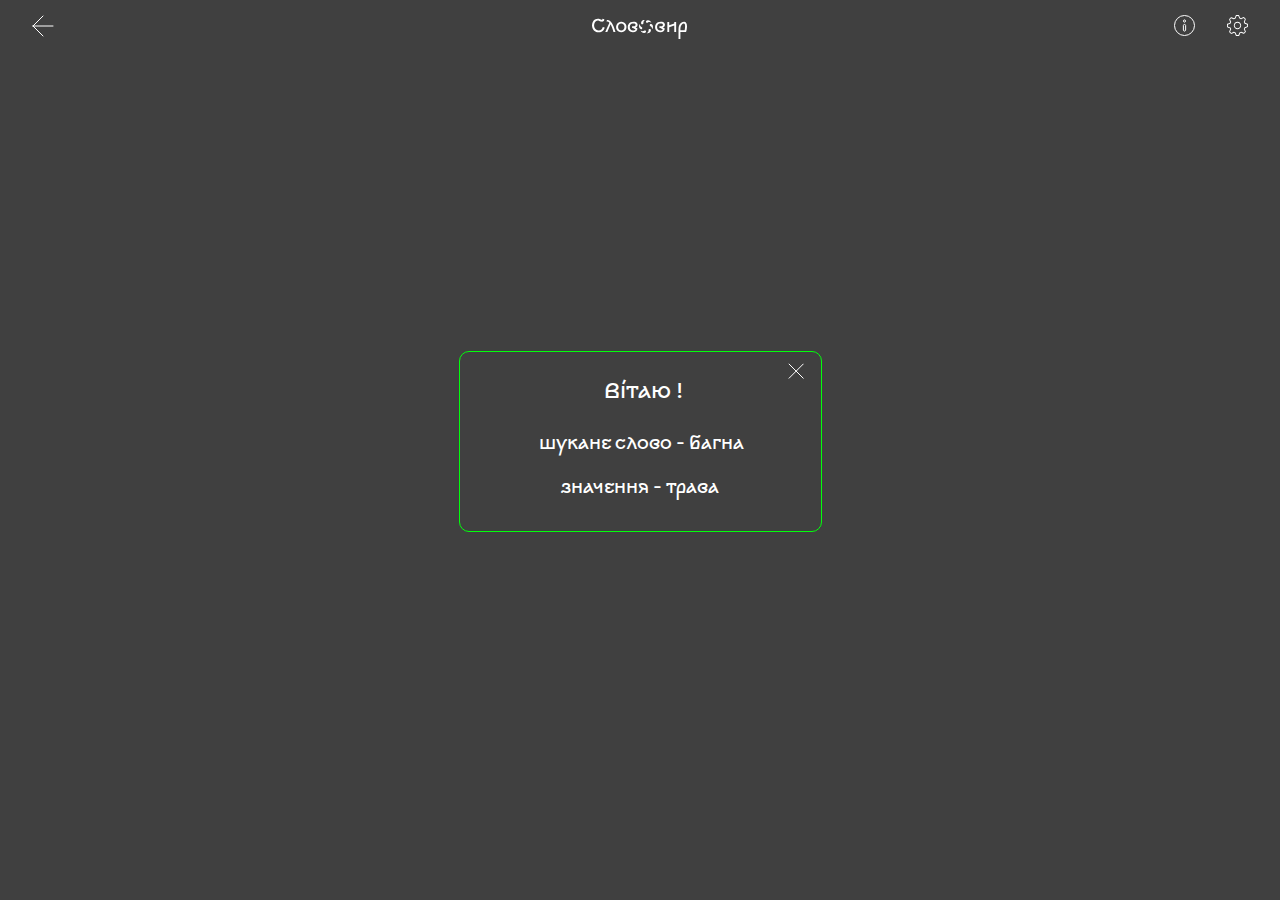
<file: modal_victory.html>
<!DOCTYPE html>
<html lang="en">
<head>
    <meta charset="UTF-8">
    <meta http-equiv="X-UA-Compatible" content="IE=edge">
    <meta name="viewport" content="width=device-width, initial-scale=1.0">
    <title>Modal_victory</title>
    <link rel="stylesheet" href="style.css">
</head>
<body class="">
    <div class="l-header-alt">
        <div class="arrow">
            <svg id='arrow' width="22" height="22" viewBox="0 0 22 22" fill="none" xmlns="http://www.w3.org/2000/svg">
                <path d="M21 11H1M1 11L11 1M1 11L11 21" stroke="white" stroke-linecap="round"/>
                </svg>                
        </div>

        <div class="logosmall">
            <svg id='logosmall' width="98" height="24" viewBox="0 0 98 24" fill="none" xmlns="http://www.w3.org/2000/svg">
                <path d="M7.74 17.26C6.47333 17.26 5.32667 16.9733 4.3 16.4C3.27333 15.8133 2.46667 15.0067 1.88 13.98C1.29333 12.9533 1 11.7933 1 10.5C1 9.27333 1.25333 8.14 1.76 7.1C2.26667 6.06 2.98 5.23333 3.9 4.62C4.82 4.00667 5.86667 3.7 7.04 3.7C7.61333 3.71333 8.10667 3.78667 8.52 3.92C8.94667 4.05333 9.38667 4.23333 9.84 4.46C10.08 4.59333 10.28 4.69333 10.44 4.76C10.6133 4.81333 10.7733 4.84 10.92 4.84C11.1067 4.84 11.2333 4.79333 11.3 4.7C11.3667 4.60667 11.4 4.41333 11.4 4.12V3.68L13.32 4.16C13.3467 4.97333 13.1533 5.60667 12.74 6.06C12.3267 6.5 11.7067 6.72 10.88 6.72C10.5867 6.72 10.3 6.67333 10.02 6.58C9.74 6.48667 9.37333 6.34667 8.92 6.16C8.49333 5.97333 8.12 5.83333 7.8 5.74C7.49333 5.64667 7.18667 5.6 6.88 5.6C6.13333 5.6 5.47333 5.80667 4.9 6.22C4.32667 6.62 3.88 7.19333 3.56 7.94C3.25333 8.67333 3.1 9.52667 3.1 10.5C3.1 11.4333 3.3 12.2733 3.7 13.02C4.1 13.7533 4.65333 14.3333 5.36 14.76C6.06667 15.1733 6.86 15.38 7.74 15.38C8.82 15.38 9.72 15.0733 10.44 14.46C11.1733 13.8467 11.6267 13.0333 11.8 12.02L13.68 12.6C13.5333 13.5067 13.1867 14.3133 12.64 15.02C12.0933 15.7133 11.3933 16.26 10.54 16.66C9.7 17.06 8.76667 17.26 7.74 17.26ZM22.4338 17C21.5271 13.68 20.5738 11.1333 19.5738 9.36L16.2938 17H14.2537L18.4138 7.7C17.7204 6.9 16.9871 6.5 16.2138 6.5C16.0138 6.5 15.7804 6.51333 15.5138 6.54L15.9538 4.92C16.1938 4.89333 16.3871 4.88 16.5337 4.88C19.6404 4.88 22.2938 8.92 24.4938 17H22.4338ZM30.2736 17.2C29.3003 17.2 28.4136 16.9733 27.6136 16.52C26.8269 16.0667 26.2069 15.4467 25.7536 14.66C25.3003 13.86 25.0736 12.9733 25.0736 12C25.0736 11.04 25.3003 10.1667 25.7536 9.38C26.2203 8.58 26.8469 7.95333 27.6336 7.5C28.4336 7.03333 29.3136 6.8 30.2736 6.8C31.2736 6.8 32.1669 7.02667 32.9536 7.48C33.7403 7.92 34.3536 8.53333 34.7936 9.32C35.2469 10.1067 35.4736 11 35.4736 12C35.4736 12.9733 35.2469 13.86 34.7936 14.66C34.3403 15.4467 33.7136 16.0667 32.9136 16.52C32.1269 16.9733 31.2469 17.2 30.2736 17.2ZM27.0736 12C27.0736 13 27.3736 13.82 27.9736 14.46C28.5736 15.1 29.3403 15.42 30.2736 15.42C31.2069 15.42 31.9736 15.1 32.5736 14.46C33.1736 13.82 33.4736 13 33.4736 12C33.4736 11 33.1736 10.18 32.5736 9.54C31.9736 8.9 31.2069 8.58 30.2736 8.58C29.3403 8.58 28.5736 8.9 27.9736 9.54C27.3736 10.18 27.0736 11 27.0736 12ZM41.9933 17.3C40.9133 17.3 39.9733 17.0667 39.1733 16.6C38.3866 16.1333 37.7866 15.5 37.3733 14.7C36.9599 13.9 36.7533 13 36.7533 12C36.7533 10.9467 37.0066 10.02 37.5133 9.22C38.0199 8.40667 38.7133 7.78667 39.5933 7.36C40.4733 6.92 41.4599 6.7 42.5533 6.7C43.3666 6.7 44.0799 6.83333 44.6933 7.1C45.3066 7.36667 45.7799 7.74 46.1133 8.22C46.4466 8.68667 46.6133 9.22 46.6133 9.82C46.6133 10.42 46.4399 10.94 46.0933 11.38C45.7466 11.8067 45.2599 12.14 44.6333 12.38C45.3399 12.7133 45.9533 13.12 46.4733 13.6C46.4199 14.7333 45.9866 15.6333 45.1733 16.3C44.3733 16.9667 43.3133 17.3 41.9933 17.3ZM38.7533 12C38.7533 13.0267 39.0333 13.8733 39.5933 14.54C40.1533 15.1933 40.9533 15.52 41.9933 15.52C42.6333 15.52 43.1866 15.4133 43.6533 15.2C44.1333 14.9733 44.3999 14.66 44.4533 14.26C44.0533 13.9133 43.5399 13.62 42.9133 13.38C42.2999 13.1267 41.7333 13 41.2133 13H41.0933V11.36H42.6333C43.2333 11.36 43.7133 11.22 44.0733 10.94C44.4333 10.66 44.6133 10.3 44.6133 9.86C44.6133 9.40667 44.4133 9.04667 44.0133 8.78C43.6266 8.51333 43.0933 8.38 42.4133 8.38C41.7333 8.38 41.1133 8.52667 40.5533 8.82C40.0066 9.1 39.5666 9.51333 39.2333 10.06C38.9133 10.6067 38.7533 11.2533 38.7533 12ZM69.3175 17.3C68.2375 17.3 67.2975 17.0667 66.4975 16.6C65.7108 16.1333 65.1108 15.5 64.6975 14.7C64.2842 13.9 64.0775 13 64.0775 12C64.0775 10.9467 64.3308 10.02 64.8375 9.22C65.3442 8.40667 66.0375 7.78667 66.9175 7.36C67.7975 6.92 68.7842 6.7 69.8775 6.7C70.6908 6.7 71.4042 6.83333 72.0175 7.1C72.6308 7.36667 73.1042 7.74 73.4375 8.22C73.7708 8.68667 73.9375 9.22 73.9375 9.82C73.9375 10.42 73.7642 10.94 73.4175 11.38C73.0708 11.8067 72.5842 12.14 71.9575 12.38C72.6642 12.7133 73.2775 13.12 73.7975 13.6C73.7442 14.7333 73.3108 15.6333 72.4975 16.3C71.6975 16.9667 70.6375 17.3 69.3175 17.3ZM66.0775 12C66.0775 13.0267 66.3575 13.8733 66.9175 14.54C67.4775 15.1933 68.2775 15.52 69.3175 15.52C69.9575 15.52 70.5108 15.4133 70.9775 15.2C71.4575 14.9733 71.7242 14.66 71.7775 14.26C71.3775 13.9133 70.8642 13.62 70.2375 13.38C69.6242 13.1267 69.0575 13 68.5375 13H68.4175V11.36H69.9575C70.5575 11.36 71.0375 11.22 71.3975 10.94C71.7575 10.66 71.9375 10.3 71.9375 9.86C71.9375 9.40667 71.7375 9.04667 71.3375 8.78C70.9508 8.51333 70.4175 8.38 69.7375 8.38C69.0575 8.38 68.4375 8.52667 67.8775 8.82C67.3308 9.1 66.8908 9.51333 66.5575 10.06C66.2375 10.6067 66.0775 11.2533 66.0775 12ZM78.2261 7V10.34L83.2661 8.48V7H85.1461V17H83.2661V10.42L78.2261 12.28V17H76.3461V7H78.2261ZM87.5183 14.3C87.5183 12.7667 87.7516 11.44 88.2183 10.32C88.6983 9.18667 89.3649 8.32 90.2183 7.72C91.0849 7.10667 92.0849 6.8 93.2183 6.8C94.0716 6.8 94.7449 7.19333 95.2383 7.98C95.7449 8.76667 95.9983 9.84 95.9983 11.2C95.9983 12.2 95.9116 13.2267 95.7383 14.28C95.5649 15.32 95.3316 16.2267 95.0383 17H89.3983V24H87.5183V14.3ZM93.6183 15.22C93.9249 13.9267 94.0783 12.6 94.0783 11.24C94.0783 10.2933 93.9916 9.61333 93.8183 9.2C93.6449 8.77333 93.3249 8.56 92.8583 8.56C92.0849 8.56 91.4383 8.84 90.9183 9.4C90.3983 9.94667 90.0116 10.6467 89.7583 11.5C89.5183 12.34 89.3983 13.2067 89.3983 14.1V15.22H93.6183Z" fill="white"/>
                <path d="M61.3728 9.84244C61.0525 9.40617 60.5637 8.95451 59.9713 8.93315C59.6461 8.91359 59.3267 9.02638 59.0859 9.2458C58.845 9.46521 58.703 9.77275 58.6921 10.0984C58.6934 10.335 58.7678 10.5654 58.9053 10.758C59.0698 10.9436 59.2715 11.0927 59.4972 11.1955C60.5693 11.8313 61.3848 13.0652 60.9556 14.2824C60.9799 14.2112 61.0931 14.1237 61.1424 14.0625C61.1998 13.9915 61.2555 13.919 61.3087 13.8451C61.4118 13.7032 61.5063 13.5552 61.5919 13.402C61.6405 13.314 61.686 13.2239 61.7273 13.1323C61.7971 12.9758 61.854 12.8138 61.8974 12.6481C62.14 11.6814 61.9475 10.6571 61.3706 9.84437L61.3728 9.84244Z" fill="white"/>
                <path d="M50.0295 14.2805C50.3546 14.3 50.6739 14.1873 50.9147 13.9681C51.1555 13.7488 51.2977 13.4415 51.3087 13.116C51.3075 12.8794 51.233 12.6489 51.0955 12.4563C50.9309 12.271 50.7293 12.1224 50.5036 12.02C49.4315 11.3842 48.616 10.1503 49.0453 8.93314C49.021 9.00435 48.9077 9.09188 48.8584 9.15313C48.801 9.22405 48.7453 9.29649 48.6921 9.37036C48.5888 9.51221 48.494 9.66014 48.4082 9.81329C48.3596 9.90159 48.3144 9.9916 48.2726 10.0833C48.2029 10.2398 48.1459 10.4016 48.1025 10.5672C47.8601 11.534 48.0525 12.5584 48.6294 13.3712C48.9483 13.8074 49.4376 14.2591 50.0295 14.2805L50.0295 14.2805Z" fill="white"/>
                <path d="M60.2938 7.78539C60.2499 7.69937 60.2172 7.60803 60.1966 7.51365C60.1642 7.4282 60.1292 7.34398 60.0916 7.26082C60.0198 7.10074 59.9386 6.94503 59.8485 6.79443C59.7966 6.70784 59.7412 6.62372 59.6826 6.54206C59.5822 6.40306 59.4706 6.27251 59.3489 6.15173C58.6333 5.45862 57.6505 5.11304 56.6587 5.20599C56.1205 5.26504 55.485 5.4629 55.1712 5.96526C54.9916 6.2371 54.9295 6.56987 54.9989 6.88813C55.0683 7.2063 55.2635 7.48297 55.5398 7.65528C55.7455 7.77273 55.9823 7.82371 56.218 7.80111C56.4606 7.75108 56.69 7.65082 56.8916 7.50679C57.9782 6.89572 59.4544 6.80629 60.2939 7.78536L60.2938 7.78539Z" fill="white"/>
                <path d="M54.4609 15.5583C54.2552 15.4408 54.0183 15.3898 53.7827 15.4124C53.5401 15.4625 53.3107 15.5627 53.1091 15.7067C52.0225 16.3173 50.5463 16.4068 49.7063 15.4277C49.7504 15.5137 49.783 15.6051 49.8035 15.6995C49.836 15.7847 49.871 15.8689 49.9088 15.9523C49.9806 16.1124 50.0618 16.2682 50.1519 16.4187C50.2035 16.5053 50.2588 16.5893 50.3177 16.671C50.418 16.81 50.5297 16.9406 50.6514 17.0614C51.367 17.7548 52.3501 18.1005 53.3423 18.0076C53.8803 17.9485 54.5158 17.7505 54.8296 17.2483C55.0091 16.9765 55.0712 16.6437 55.0018 16.3255C54.9323 16.0073 54.7373 15.7306 54.4609 15.5583L54.4609 15.5583Z" fill="white"/>
                <path d="M50.2865 6.97043C50.0678 7.46606 49.9219 8.1153 50.2004 8.63834C50.3461 8.92962 50.6033 9.14981 50.9136 9.24873C51.2238 9.34776 51.561 9.31719 51.8484 9.16404C52.0528 9.0446 52.2152 8.86479 52.3131 8.64924C52.3912 8.41415 52.4191 8.1654 52.3951 7.91882C52.4096 6.67265 53.0702 5.34919 54.3381 5.11172C54.2415 5.10688 54.146 5.0895 54.054 5.05988C53.9637 5.04583 53.8733 5.03405 53.7827 5.02465C53.6083 5.00624 53.433 4.99817 53.2576 5.00035C53.1568 5.00215 53.0564 5.00804 52.9563 5.0181C52.7856 5.03538 52.6167 5.06672 52.4512 5.11172C51.4927 5.38497 50.7018 6.06393 50.2865 6.96989L50.2865 6.97043Z" fill="white"/>
                <path d="M58.1528 14.0495C57.9483 14.169 57.7859 14.3488 57.6878 14.5643C57.6099 14.7994 57.5819 15.0483 57.6059 15.2948C57.5913 16.5412 56.9307 17.8644 55.6631 18.1019C55.7596 18.1067 55.8551 18.1241 55.947 18.1537C56.0371 18.1678 56.1276 18.1795 56.2182 18.1889C56.3927 18.2074 56.5681 18.2154 56.7435 18.2132C56.8441 18.2116 56.9446 18.2056 57.0449 18.1955C57.2154 18.178 57.3843 18.1465 57.5497 18.1014C58.5082 17.8281 59.2992 17.1492 59.7147 16.2432C59.9334 15.7476 60.0793 15.0984 59.8007 14.5753C59.6551 14.284 59.3979 14.0638 59.0877 13.9649C58.7774 13.8659 58.4402 13.8965 58.1527 14.0496L58.1528 14.0495Z" fill="white"/>
                </svg>                
        </div>
    <div class="modals">
        <div class="info">
            <svg id='info' width="21" height="21" viewBox="0 0 21 21" fill="none" xmlns="http://www.w3.org/2000/svg">
                <path d="M10.5 4.875C9.87868 4.875 9.375 5.37868 9.375 6V6C9.375 6.62132 9.87868 7.125 10.5 7.125V7.125C11.1213 7.125 11.625 6.62132 11.625 6V6C11.625 5.37868 11.1213 4.875 10.5 4.875V4.875ZM10.5 9.375C9.87868 9.375 9.375 9.87868 9.375 10.5V15C9.375 15.6213 9.87868 16.125 10.5 16.125V16.125C11.1213 16.125 11.625 15.6213 11.625 15V10.5C11.625 9.87868 11.1213 9.375 10.5 9.375V9.375Z" stroke="white"/>
                <circle cx="10.5" cy="10.5" r="10" stroke="white"/>
                </svg>                
        </div>

        <div class="settings">
            <svg id='settings' width="21" height="21" viewBox="0 0 21 21" fill="none" xmlns="http://www.w3.org/2000/svg">
                <path d="M11.6489 21H9.44146C9.10934 21 8.99347 21.0007 7.86168 18.1393L6.98764 17.7768C4.60604 18.8794 4.32412 18.8794 4.22987 18.8794H4.04763L3.89222 18.7432L2.3274 17.1808C2.08943 16.9384 2.00696 16.8542 3.23146 14.0302L2.87506 13.1697C0 12.1184 0 11.9964 0 11.6499V9.44136C0 9.09533 0 8.98608 2.86554 7.85536L3.22194 6.993C1.92665 4.21198 2.01577 4.12563 2.27126 3.88017L3.9541 2.19652L4.16308 2.18983C4.41714 2.18983 5.35972 2.54078 6.96705 3.23326L7.83853 2.87218C8.88775 -0.000418458 9.01652 0 9.34752 0H11.555C11.8856 0 12.0019 0.000418203 13.1337 2.86256L14.0092 3.22249C16.3871 2.12136 16.6727 2.12136 16.7677 2.12136H16.9488L17.1042 2.25528L18.669 3.81504C18.907 4.06008 18.9883 4.14392 17.7638 6.96906L18.1213 7.83445C21 8.88133 21 9.00291 21 9.3501V11.556C21 11.8939 21 12.0129 18.1308 13.1442L17.7766 14.0073C19.0654 16.7763 18.9802 16.8631 18.739 17.1112L17.0433 18.8053L16.8332 18.8112C16.5803 18.8112 15.6399 18.4598 14.0348 17.7666L13.1582 18.128C12.1061 21 11.9866 21 11.6489 21ZM9.67093 20.0882H11.412C11.6118 19.6725 12.0437 18.5707 12.3895 17.6215L12.4591 17.4326L14.0444 16.7793L14.2149 16.853C15.1597 17.2642 16.2765 17.7199 16.7116 17.8599L17.9351 16.6387C17.7797 16.1991 17.3086 15.1235 16.8836 14.2162L16.7979 14.0318L17.4538 12.4339L17.6324 12.3635C18.5868 11.9886 19.6925 11.5258 20.1057 11.3147V9.59922C19.6877 9.39871 18.5863 8.97103 17.6372 8.62761L17.4514 8.55987L16.7911 6.96038L16.8699 6.78005C17.2761 5.84471 17.7279 4.74138 17.8726 4.29687L16.6459 3.0731C16.2499 3.21413 15.1412 3.699 14.206 4.13452L14.0318 4.21606L12.4465 3.56393L12.3757 3.38401C12.001 2.42955 11.5354 1.32287 11.3254 0.913171H9.58549C9.3846 1.32768 8.95413 2.42996 8.60921 3.37878L8.54068 3.56665L6.95977 4.22212L6.78931 4.14769C5.84233 3.73726 4.72334 3.28229 4.28673 3.14242L3.0654 4.3643C3.21866 4.80316 3.69123 5.87806 4.11473 6.78538L4.2016 6.97021L3.54238 8.56739L3.36495 8.63733C2.41212 9.0118 1.3082 9.47429 0.894942 9.68452V11.4022C1.31291 11.6035 2.41315 12.0323 3.36167 12.3772L3.54607 12.4457L4.20641 14.0398L4.12763 14.2197C3.72145 15.1543 3.27008 16.2562 3.12492 16.6999L4.35424 17.9274C4.74905 17.7852 5.85636 17.3004 6.79269 16.8644L6.96797 16.7825L8.55 17.4387L8.62078 17.6186C8.99665 18.5734 9.46082 19.6782 9.67093 20.0882ZM10.4999 14.1753C8.47573 14.1753 6.82742 12.5265 6.82742 10.4997C6.82742 8.47456 8.47542 6.82678 10.4999 6.82678C12.5229 6.82678 14.1673 8.47487 14.1673 10.4997C14.1673 12.5265 12.5229 14.1753 10.4999 14.1753ZM10.4999 7.73942C8.96776 7.73942 7.72236 8.97782 7.72236 10.4998C7.72236 12.0229 8.96745 13.2625 10.4999 13.2625C12.0295 13.2625 13.2738 12.0229 13.2738 10.4998C13.2734 8.97782 12.0295 7.73942 10.4999 7.73942Z" fill="white"/>
                </svg>                
        </div>
    </div>

    <div class="modal-victory">
        <div class="modal-cross1"><svg width="16" height="16" viewBox="0 0 16 16" fill="none" xmlns="http://www.w3.org/2000/svg">
            <path d="M8.14214 8.14209L15.2132 15.2132M8.14214 8.14209L1.07107 1.07102M8.14214 8.14209L15.2132 1.07102M8.14214 8.14209L1.07107 15.2132" stroke="white" stroke-linecap="round"/>
            </svg>
        </div>

        <div class="modal-item3"> Вітаю ! </div>
        <div class="modal-item4"> шукане слово - багна </div>
        <div class="modal-item5"> значення - трава </div>
    </div>
</body>
</html>
</file>
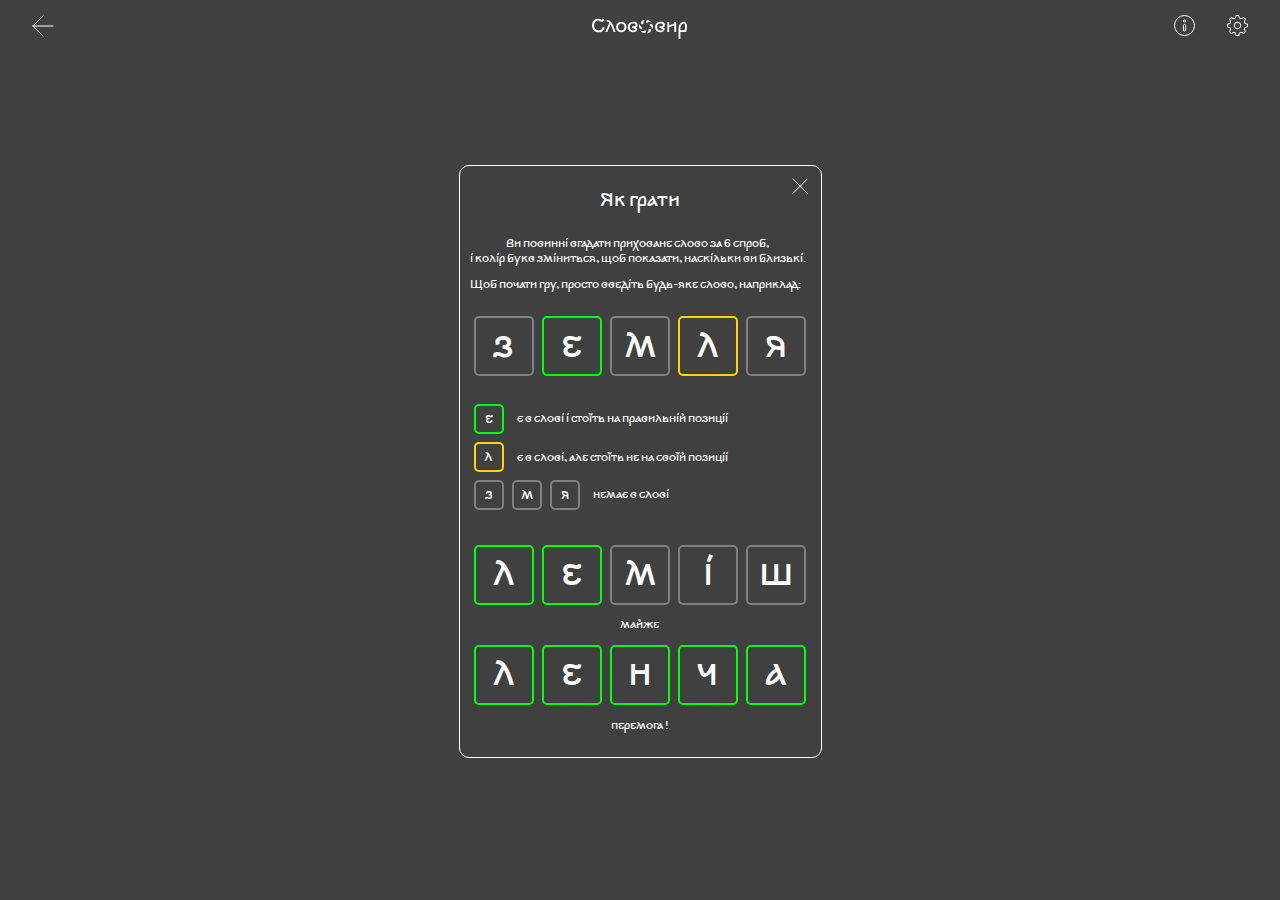
<file: rules.html>
<!DOCTYPE html>
<html lang="en">
<head>
    <meta charset="UTF-8">
    <meta http-equiv="X-UA-Compatible" content="IE=edge">
    <meta name="viewport" content="width=device-width, initial-scale=1.0">
    <title>Rules</title>
    <link rel="stylesheet" href="style.css">
</head>
<body class="">
    <div class="l-header-alt">
        <div class="arrow">
            <svg id='arrow' width="22" height="22" viewBox="0 0 22 22" fill="none" xmlns="http://www.w3.org/2000/svg">
                <path d="M21 11H1M1 11L11 1M1 11L11 21" stroke="white" stroke-linecap="round"/>
                </svg>                
        </div>

        <div class="logosmall">
            <svg id='logosmall' width="98" height="24" viewBox="0 0 98 24" fill="none" xmlns="http://www.w3.org/2000/svg">
                <path d="M7.74 17.26C6.47333 17.26 5.32667 16.9733 4.3 16.4C3.27333 15.8133 2.46667 15.0067 1.88 13.98C1.29333 12.9533 1 11.7933 1 10.5C1 9.27333 1.25333 8.14 1.76 7.1C2.26667 6.06 2.98 5.23333 3.9 4.62C4.82 4.00667 5.86667 3.7 7.04 3.7C7.61333 3.71333 8.10667 3.78667 8.52 3.92C8.94667 4.05333 9.38667 4.23333 9.84 4.46C10.08 4.59333 10.28 4.69333 10.44 4.76C10.6133 4.81333 10.7733 4.84 10.92 4.84C11.1067 4.84 11.2333 4.79333 11.3 4.7C11.3667 4.60667 11.4 4.41333 11.4 4.12V3.68L13.32 4.16C13.3467 4.97333 13.1533 5.60667 12.74 6.06C12.3267 6.5 11.7067 6.72 10.88 6.72C10.5867 6.72 10.3 6.67333 10.02 6.58C9.74 6.48667 9.37333 6.34667 8.92 6.16C8.49333 5.97333 8.12 5.83333 7.8 5.74C7.49333 5.64667 7.18667 5.6 6.88 5.6C6.13333 5.6 5.47333 5.80667 4.9 6.22C4.32667 6.62 3.88 7.19333 3.56 7.94C3.25333 8.67333 3.1 9.52667 3.1 10.5C3.1 11.4333 3.3 12.2733 3.7 13.02C4.1 13.7533 4.65333 14.3333 5.36 14.76C6.06667 15.1733 6.86 15.38 7.74 15.38C8.82 15.38 9.72 15.0733 10.44 14.46C11.1733 13.8467 11.6267 13.0333 11.8 12.02L13.68 12.6C13.5333 13.5067 13.1867 14.3133 12.64 15.02C12.0933 15.7133 11.3933 16.26 10.54 16.66C9.7 17.06 8.76667 17.26 7.74 17.26ZM22.4338 17C21.5271 13.68 20.5738 11.1333 19.5738 9.36L16.2938 17H14.2537L18.4138 7.7C17.7204 6.9 16.9871 6.5 16.2138 6.5C16.0138 6.5 15.7804 6.51333 15.5138 6.54L15.9538 4.92C16.1938 4.89333 16.3871 4.88 16.5337 4.88C19.6404 4.88 22.2938 8.92 24.4938 17H22.4338ZM30.2736 17.2C29.3003 17.2 28.4136 16.9733 27.6136 16.52C26.8269 16.0667 26.2069 15.4467 25.7536 14.66C25.3003 13.86 25.0736 12.9733 25.0736 12C25.0736 11.04 25.3003 10.1667 25.7536 9.38C26.2203 8.58 26.8469 7.95333 27.6336 7.5C28.4336 7.03333 29.3136 6.8 30.2736 6.8C31.2736 6.8 32.1669 7.02667 32.9536 7.48C33.7403 7.92 34.3536 8.53333 34.7936 9.32C35.2469 10.1067 35.4736 11 35.4736 12C35.4736 12.9733 35.2469 13.86 34.7936 14.66C34.3403 15.4467 33.7136 16.0667 32.9136 16.52C32.1269 16.9733 31.2469 17.2 30.2736 17.2ZM27.0736 12C27.0736 13 27.3736 13.82 27.9736 14.46C28.5736 15.1 29.3403 15.42 30.2736 15.42C31.2069 15.42 31.9736 15.1 32.5736 14.46C33.1736 13.82 33.4736 13 33.4736 12C33.4736 11 33.1736 10.18 32.5736 9.54C31.9736 8.9 31.2069 8.58 30.2736 8.58C29.3403 8.58 28.5736 8.9 27.9736 9.54C27.3736 10.18 27.0736 11 27.0736 12ZM41.9933 17.3C40.9133 17.3 39.9733 17.0667 39.1733 16.6C38.3866 16.1333 37.7866 15.5 37.3733 14.7C36.9599 13.9 36.7533 13 36.7533 12C36.7533 10.9467 37.0066 10.02 37.5133 9.22C38.0199 8.40667 38.7133 7.78667 39.5933 7.36C40.4733 6.92 41.4599 6.7 42.5533 6.7C43.3666 6.7 44.0799 6.83333 44.6933 7.1C45.3066 7.36667 45.7799 7.74 46.1133 8.22C46.4466 8.68667 46.6133 9.22 46.6133 9.82C46.6133 10.42 46.4399 10.94 46.0933 11.38C45.7466 11.8067 45.2599 12.14 44.6333 12.38C45.3399 12.7133 45.9533 13.12 46.4733 13.6C46.4199 14.7333 45.9866 15.6333 45.1733 16.3C44.3733 16.9667 43.3133 17.3 41.9933 17.3ZM38.7533 12C38.7533 13.0267 39.0333 13.8733 39.5933 14.54C40.1533 15.1933 40.9533 15.52 41.9933 15.52C42.6333 15.52 43.1866 15.4133 43.6533 15.2C44.1333 14.9733 44.3999 14.66 44.4533 14.26C44.0533 13.9133 43.5399 13.62 42.9133 13.38C42.2999 13.1267 41.7333 13 41.2133 13H41.0933V11.36H42.6333C43.2333 11.36 43.7133 11.22 44.0733 10.94C44.4333 10.66 44.6133 10.3 44.6133 9.86C44.6133 9.40667 44.4133 9.04667 44.0133 8.78C43.6266 8.51333 43.0933 8.38 42.4133 8.38C41.7333 8.38 41.1133 8.52667 40.5533 8.82C40.0066 9.1 39.5666 9.51333 39.2333 10.06C38.9133 10.6067 38.7533 11.2533 38.7533 12ZM69.3175 17.3C68.2375 17.3 67.2975 17.0667 66.4975 16.6C65.7108 16.1333 65.1108 15.5 64.6975 14.7C64.2842 13.9 64.0775 13 64.0775 12C64.0775 10.9467 64.3308 10.02 64.8375 9.22C65.3442 8.40667 66.0375 7.78667 66.9175 7.36C67.7975 6.92 68.7842 6.7 69.8775 6.7C70.6908 6.7 71.4042 6.83333 72.0175 7.1C72.6308 7.36667 73.1042 7.74 73.4375 8.22C73.7708 8.68667 73.9375 9.22 73.9375 9.82C73.9375 10.42 73.7642 10.94 73.4175 11.38C73.0708 11.8067 72.5842 12.14 71.9575 12.38C72.6642 12.7133 73.2775 13.12 73.7975 13.6C73.7442 14.7333 73.3108 15.6333 72.4975 16.3C71.6975 16.9667 70.6375 17.3 69.3175 17.3ZM66.0775 12C66.0775 13.0267 66.3575 13.8733 66.9175 14.54C67.4775 15.1933 68.2775 15.52 69.3175 15.52C69.9575 15.52 70.5108 15.4133 70.9775 15.2C71.4575 14.9733 71.7242 14.66 71.7775 14.26C71.3775 13.9133 70.8642 13.62 70.2375 13.38C69.6242 13.1267 69.0575 13 68.5375 13H68.4175V11.36H69.9575C70.5575 11.36 71.0375 11.22 71.3975 10.94C71.7575 10.66 71.9375 10.3 71.9375 9.86C71.9375 9.40667 71.7375 9.04667 71.3375 8.78C70.9508 8.51333 70.4175 8.38 69.7375 8.38C69.0575 8.38 68.4375 8.52667 67.8775 8.82C67.3308 9.1 66.8908 9.51333 66.5575 10.06C66.2375 10.6067 66.0775 11.2533 66.0775 12ZM78.2261 7V10.34L83.2661 8.48V7H85.1461V17H83.2661V10.42L78.2261 12.28V17H76.3461V7H78.2261ZM87.5183 14.3C87.5183 12.7667 87.7516 11.44 88.2183 10.32C88.6983 9.18667 89.3649 8.32 90.2183 7.72C91.0849 7.10667 92.0849 6.8 93.2183 6.8C94.0716 6.8 94.7449 7.19333 95.2383 7.98C95.7449 8.76667 95.9983 9.84 95.9983 11.2C95.9983 12.2 95.9116 13.2267 95.7383 14.28C95.5649 15.32 95.3316 16.2267 95.0383 17H89.3983V24H87.5183V14.3ZM93.6183 15.22C93.9249 13.9267 94.0783 12.6 94.0783 11.24C94.0783 10.2933 93.9916 9.61333 93.8183 9.2C93.6449 8.77333 93.3249 8.56 92.8583 8.56C92.0849 8.56 91.4383 8.84 90.9183 9.4C90.3983 9.94667 90.0116 10.6467 89.7583 11.5C89.5183 12.34 89.3983 13.2067 89.3983 14.1V15.22H93.6183Z" fill="white"/>
                <path d="M61.3728 9.84244C61.0525 9.40617 60.5637 8.95451 59.9713 8.93315C59.6461 8.91359 59.3267 9.02638 59.0859 9.2458C58.845 9.46521 58.703 9.77275 58.6921 10.0984C58.6934 10.335 58.7678 10.5654 58.9053 10.758C59.0698 10.9436 59.2715 11.0927 59.4972 11.1955C60.5693 11.8313 61.3848 13.0652 60.9556 14.2824C60.9799 14.2112 61.0931 14.1237 61.1424 14.0625C61.1998 13.9915 61.2555 13.919 61.3087 13.8451C61.4118 13.7032 61.5063 13.5552 61.5919 13.402C61.6405 13.314 61.686 13.2239 61.7273 13.1323C61.7971 12.9758 61.854 12.8138 61.8974 12.6481C62.14 11.6814 61.9475 10.6571 61.3706 9.84437L61.3728 9.84244Z" fill="white"/>
                <path d="M50.0295 14.2805C50.3546 14.3 50.6739 14.1873 50.9147 13.9681C51.1555 13.7488 51.2977 13.4415 51.3087 13.116C51.3075 12.8794 51.233 12.6489 51.0955 12.4563C50.9309 12.271 50.7293 12.1224 50.5036 12.02C49.4315 11.3842 48.616 10.1503 49.0453 8.93314C49.021 9.00435 48.9077 9.09188 48.8584 9.15313C48.801 9.22405 48.7453 9.29649 48.6921 9.37036C48.5888 9.51221 48.494 9.66014 48.4082 9.81329C48.3596 9.90159 48.3144 9.9916 48.2726 10.0833C48.2029 10.2398 48.1459 10.4016 48.1025 10.5672C47.8601 11.534 48.0525 12.5584 48.6294 13.3712C48.9483 13.8074 49.4376 14.2591 50.0295 14.2805L50.0295 14.2805Z" fill="white"/>
                <path d="M60.2938 7.78539C60.2499 7.69937 60.2172 7.60803 60.1966 7.51365C60.1642 7.4282 60.1292 7.34398 60.0916 7.26082C60.0198 7.10074 59.9386 6.94503 59.8485 6.79443C59.7966 6.70784 59.7412 6.62372 59.6826 6.54206C59.5822 6.40306 59.4706 6.27251 59.3489 6.15173C58.6333 5.45862 57.6505 5.11304 56.6587 5.20599C56.1205 5.26504 55.485 5.4629 55.1712 5.96526C54.9916 6.2371 54.9295 6.56987 54.9989 6.88813C55.0683 7.2063 55.2635 7.48297 55.5398 7.65528C55.7455 7.77273 55.9823 7.82371 56.218 7.80111C56.4606 7.75108 56.69 7.65082 56.8916 7.50679C57.9782 6.89572 59.4544 6.80629 60.2939 7.78536L60.2938 7.78539Z" fill="white"/>
                <path d="M54.4609 15.5583C54.2552 15.4408 54.0183 15.3898 53.7827 15.4124C53.5401 15.4625 53.3107 15.5627 53.1091 15.7067C52.0225 16.3173 50.5463 16.4068 49.7063 15.4277C49.7504 15.5137 49.783 15.6051 49.8035 15.6995C49.836 15.7847 49.871 15.8689 49.9088 15.9523C49.9806 16.1124 50.0618 16.2682 50.1519 16.4187C50.2035 16.5053 50.2588 16.5893 50.3177 16.671C50.418 16.81 50.5297 16.9406 50.6514 17.0614C51.367 17.7548 52.3501 18.1005 53.3423 18.0076C53.8803 17.9485 54.5158 17.7505 54.8296 17.2483C55.0091 16.9765 55.0712 16.6437 55.0018 16.3255C54.9323 16.0073 54.7373 15.7306 54.4609 15.5583L54.4609 15.5583Z" fill="white"/>
                <path d="M50.2865 6.97043C50.0678 7.46606 49.9219 8.1153 50.2004 8.63834C50.3461 8.92962 50.6033 9.14981 50.9136 9.24873C51.2238 9.34776 51.561 9.31719 51.8484 9.16404C52.0528 9.0446 52.2152 8.86479 52.3131 8.64924C52.3912 8.41415 52.4191 8.1654 52.3951 7.91882C52.4096 6.67265 53.0702 5.34919 54.3381 5.11172C54.2415 5.10688 54.146 5.0895 54.054 5.05988C53.9637 5.04583 53.8733 5.03405 53.7827 5.02465C53.6083 5.00624 53.433 4.99817 53.2576 5.00035C53.1568 5.00215 53.0564 5.00804 52.9563 5.0181C52.7856 5.03538 52.6167 5.06672 52.4512 5.11172C51.4927 5.38497 50.7018 6.06393 50.2865 6.96989L50.2865 6.97043Z" fill="white"/>
                <path d="M58.1528 14.0495C57.9483 14.169 57.7859 14.3488 57.6878 14.5643C57.6099 14.7994 57.5819 15.0483 57.6059 15.2948C57.5913 16.5412 56.9307 17.8644 55.6631 18.1019C55.7596 18.1067 55.8551 18.1241 55.947 18.1537C56.0371 18.1678 56.1276 18.1795 56.2182 18.1889C56.3927 18.2074 56.5681 18.2154 56.7435 18.2132C56.8441 18.2116 56.9446 18.2056 57.0449 18.1955C57.2154 18.178 57.3843 18.1465 57.5497 18.1014C58.5082 17.8281 59.2992 17.1492 59.7147 16.2432C59.9334 15.7476 60.0793 15.0984 59.8007 14.5753C59.6551 14.284 59.3979 14.0638 59.0877 13.9649C58.7774 13.8659 58.4402 13.8965 58.1527 14.0496L58.1528 14.0495Z" fill="white"/>
                </svg>                
        </div>
    <div class="modals">
        <div class="info">
            <svg id='info' width="21" height="21" viewBox="0 0 21 21" fill="none" xmlns="http://www.w3.org/2000/svg">
                <path d="M10.5 4.875C9.87868 4.875 9.375 5.37868 9.375 6V6C9.375 6.62132 9.87868 7.125 10.5 7.125V7.125C11.1213 7.125 11.625 6.62132 11.625 6V6C11.625 5.37868 11.1213 4.875 10.5 4.875V4.875ZM10.5 9.375C9.87868 9.375 9.375 9.87868 9.375 10.5V15C9.375 15.6213 9.87868 16.125 10.5 16.125V16.125C11.1213 16.125 11.625 15.6213 11.625 15V10.5C11.625 9.87868 11.1213 9.375 10.5 9.375V9.375Z" stroke="white"/>
                <circle cx="10.5" cy="10.5" r="10" stroke="white"/>
                </svg>                
        </div>

        <div class="settings">
            <svg id='settings' width="21" height="21" viewBox="0 0 21 21" fill="none" xmlns="http://www.w3.org/2000/svg">
                <path d="M11.6489 21H9.44146C9.10934 21 8.99347 21.0007 7.86168 18.1393L6.98764 17.7768C4.60604 18.8794 4.32412 18.8794 4.22987 18.8794H4.04763L3.89222 18.7432L2.3274 17.1808C2.08943 16.9384 2.00696 16.8542 3.23146 14.0302L2.87506 13.1697C0 12.1184 0 11.9964 0 11.6499V9.44136C0 9.09533 0 8.98608 2.86554 7.85536L3.22194 6.993C1.92665 4.21198 2.01577 4.12563 2.27126 3.88017L3.9541 2.19652L4.16308 2.18983C4.41714 2.18983 5.35972 2.54078 6.96705 3.23326L7.83853 2.87218C8.88775 -0.000418458 9.01652 0 9.34752 0H11.555C11.8856 0 12.0019 0.000418203 13.1337 2.86256L14.0092 3.22249C16.3871 2.12136 16.6727 2.12136 16.7677 2.12136H16.9488L17.1042 2.25528L18.669 3.81504C18.907 4.06008 18.9883 4.14392 17.7638 6.96906L18.1213 7.83445C21 8.88133 21 9.00291 21 9.3501V11.556C21 11.8939 21 12.0129 18.1308 13.1442L17.7766 14.0073C19.0654 16.7763 18.9802 16.8631 18.739 17.1112L17.0433 18.8053L16.8332 18.8112C16.5803 18.8112 15.6399 18.4598 14.0348 17.7666L13.1582 18.128C12.1061 21 11.9866 21 11.6489 21ZM9.67093 20.0882H11.412C11.6118 19.6725 12.0437 18.5707 12.3895 17.6215L12.4591 17.4326L14.0444 16.7793L14.2149 16.853C15.1597 17.2642 16.2765 17.7199 16.7116 17.8599L17.9351 16.6387C17.7797 16.1991 17.3086 15.1235 16.8836 14.2162L16.7979 14.0318L17.4538 12.4339L17.6324 12.3635C18.5868 11.9886 19.6925 11.5258 20.1057 11.3147V9.59922C19.6877 9.39871 18.5863 8.97103 17.6372 8.62761L17.4514 8.55987L16.7911 6.96038L16.8699 6.78005C17.2761 5.84471 17.7279 4.74138 17.8726 4.29687L16.6459 3.0731C16.2499 3.21413 15.1412 3.699 14.206 4.13452L14.0318 4.21606L12.4465 3.56393L12.3757 3.38401C12.001 2.42955 11.5354 1.32287 11.3254 0.913171H9.58549C9.3846 1.32768 8.95413 2.42996 8.60921 3.37878L8.54068 3.56665L6.95977 4.22212L6.78931 4.14769C5.84233 3.73726 4.72334 3.28229 4.28673 3.14242L3.0654 4.3643C3.21866 4.80316 3.69123 5.87806 4.11473 6.78538L4.2016 6.97021L3.54238 8.56739L3.36495 8.63733C2.41212 9.0118 1.3082 9.47429 0.894942 9.68452V11.4022C1.31291 11.6035 2.41315 12.0323 3.36167 12.3772L3.54607 12.4457L4.20641 14.0398L4.12763 14.2197C3.72145 15.1543 3.27008 16.2562 3.12492 16.6999L4.35424 17.9274C4.74905 17.7852 5.85636 17.3004 6.79269 16.8644L6.96797 16.7825L8.55 17.4387L8.62078 17.6186C8.99665 18.5734 9.46082 19.6782 9.67093 20.0882ZM10.4999 14.1753C8.47573 14.1753 6.82742 12.5265 6.82742 10.4997C6.82742 8.47456 8.47542 6.82678 10.4999 6.82678C12.5229 6.82678 14.1673 8.47487 14.1673 10.4997C14.1673 12.5265 12.5229 14.1753 10.4999 14.1753ZM10.4999 7.73942C8.96776 7.73942 7.72236 8.97782 7.72236 10.4998C7.72236 12.0229 8.96745 13.2625 10.4999 13.2625C12.0295 13.2625 13.2738 12.0229 13.2738 10.4998C13.2734 8.97782 12.0295 7.73942 10.4999 7.73942Z" fill="white"/>
                </svg>                
        </div>
    </div>

    <div class="modal-rules">
        <div class="rules-item1"> Як грати </div>
        <div class="rules-cross">
            <svg width="16" height="16" viewBox="0 0 16 16" fill="none" xmlns="http://www.w3.org/2000/svg">
                <path d="M8.14214 8.14209L15.2132 15.2132M8.14214 8.14209L1.07107 1.07102M8.14214 8.14209L15.2132 1.07102M8.14214 8.14209L1.07107 15.2132" stroke="white" stroke-linecap="round"/>
            </svg>
        </div>

        <div class="rules-item2">&emsp;&emsp;&emsp;Ви повинні вгадати приховане слово за 6 спроб,<br/> 
            і колір букв зміниться, щоб показати, наскільки ви близькі.</div>
        <div class="rules-item3">Щоб почати гру, просто введіть будь-яке слово, наприклад:</div>

        <div class="container2">
            <div class="rules-item thing1">з</div>
            <div class="rules-item thing2">е</div>
            <div class="rules-item thing3">м</div>
            <div class="rules-item thing4">л</div>
            <div class="rules-item thing5">я</div>
        </div>

        <div class="container3">
            <div class="rules-cubes thing6">е</div>
            <div class="rules-cubes thing7">л</div>
        </div>

        <div class="rules-text1"> є в слові і стоїть на правильній позиціі </div>
        <div class="rules-text2"> є в слові, але стоїть не на своїй позиціі </div>

        <div class="container4">
            <div class="rules-cubes1 thing8">з</div>
            <div class="rules-cubes1 thing9">м</div>
            <div class="rules-cubes1 thing10">я</div>
        </div>
        <div class="rules-text3"> немає в слові </div>

        <div class="container5">
            <div class="rules-cubes2 thing11">л</div>
            <div class="rules-cubes2 thing12">е</div>
            <div class="rules-cubes2 thing13">м</div>
            <div class="rules-cubes2 thing14">і</div>
            <div class="rules-cubes2 thing15">ш</div>
        </div>
        <div class="rules-text4"> майже </div>

        <div class="container6">
            <div class="rules-cubes3 thing16">л</div>
            <div class="rules-cubes3 thing17">е</div>
            <div class="rules-cubes3 thing18">н</div>
            <div class="rules-cubes3 thing19">ч</div>
            <div class="rules-cubes3 thing20">а</div>
        </div>
        <div class="rules-text5"> перемога ! </div>
    </div>
</body>
</html>
</file>
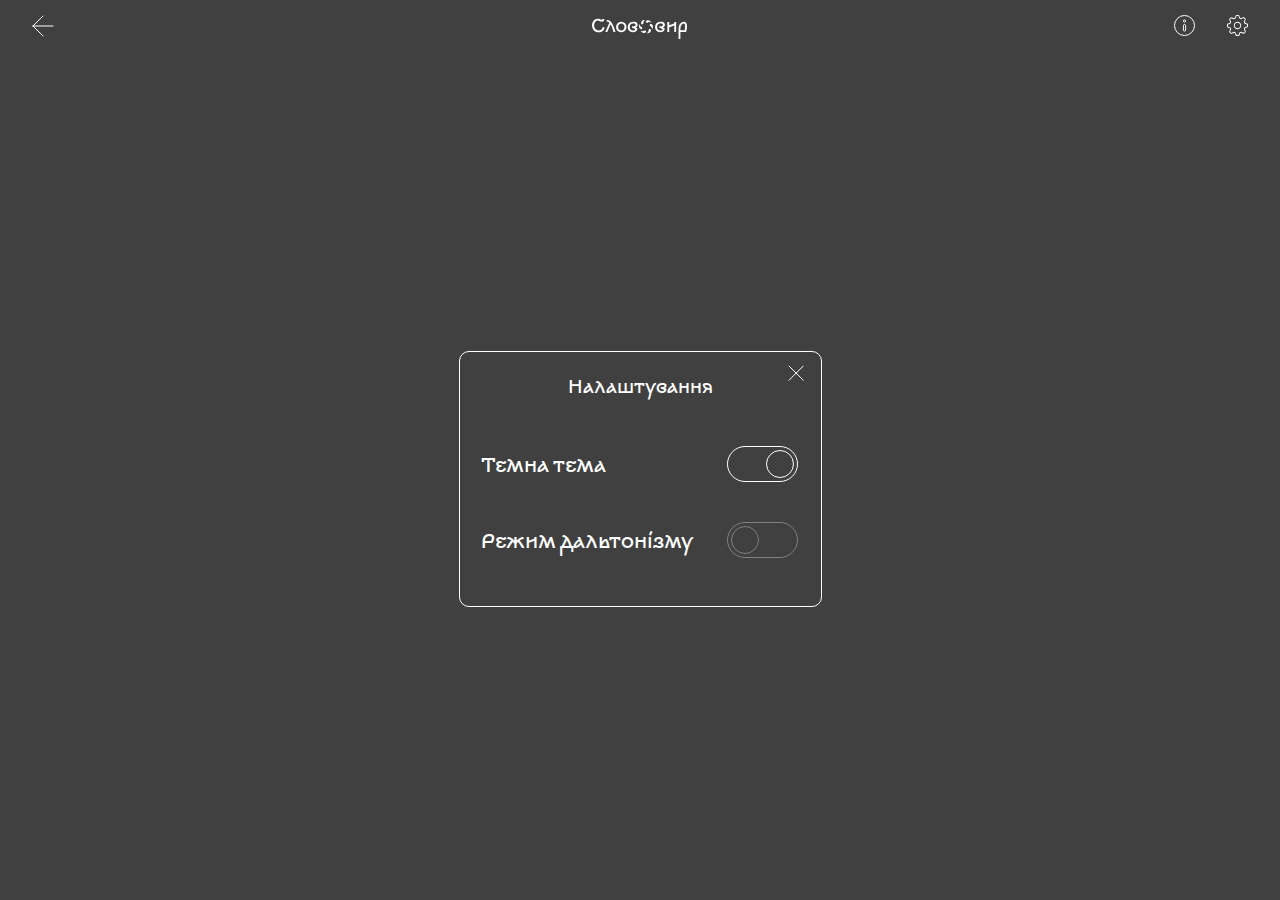
<file: settings.html>
<!DOCTYPE html>
<html lang="en">
<head>
    <meta charset="UTF-8">
    <meta http-equiv="X-UA-Compatible" content="IE=edge">
    <meta name="viewport" content="width=device-width, initial-scale=1.0">
    <title>Settings</title>
    <link rel="stylesheet" href="style.css">
</head>
<body class="">
    <div class="l-header-alt">
        <div class="arrow">
            <svg id='arrow' width="22" height="22" viewBox="0 0 22 22" fill="none" xmlns="http://www.w3.org/2000/svg">
                <path d="M21 11H1M1 11L11 1M1 11L11 21" stroke="white" stroke-linecap="round"/>
                </svg>                
        </div>

        <div class="logosmall">
            <svg id='logosmall' width="98" height="24" viewBox="0 0 98 24" fill="none" xmlns="http://www.w3.org/2000/svg">
                <path d="M7.74 17.26C6.47333 17.26 5.32667 16.9733 4.3 16.4C3.27333 15.8133 2.46667 15.0067 1.88 13.98C1.29333 12.9533 1 11.7933 1 10.5C1 9.27333 1.25333 8.14 1.76 7.1C2.26667 6.06 2.98 5.23333 3.9 4.62C4.82 4.00667 5.86667 3.7 7.04 3.7C7.61333 3.71333 8.10667 3.78667 8.52 3.92C8.94667 4.05333 9.38667 4.23333 9.84 4.46C10.08 4.59333 10.28 4.69333 10.44 4.76C10.6133 4.81333 10.7733 4.84 10.92 4.84C11.1067 4.84 11.2333 4.79333 11.3 4.7C11.3667 4.60667 11.4 4.41333 11.4 4.12V3.68L13.32 4.16C13.3467 4.97333 13.1533 5.60667 12.74 6.06C12.3267 6.5 11.7067 6.72 10.88 6.72C10.5867 6.72 10.3 6.67333 10.02 6.58C9.74 6.48667 9.37333 6.34667 8.92 6.16C8.49333 5.97333 8.12 5.83333 7.8 5.74C7.49333 5.64667 7.18667 5.6 6.88 5.6C6.13333 5.6 5.47333 5.80667 4.9 6.22C4.32667 6.62 3.88 7.19333 3.56 7.94C3.25333 8.67333 3.1 9.52667 3.1 10.5C3.1 11.4333 3.3 12.2733 3.7 13.02C4.1 13.7533 4.65333 14.3333 5.36 14.76C6.06667 15.1733 6.86 15.38 7.74 15.38C8.82 15.38 9.72 15.0733 10.44 14.46C11.1733 13.8467 11.6267 13.0333 11.8 12.02L13.68 12.6C13.5333 13.5067 13.1867 14.3133 12.64 15.02C12.0933 15.7133 11.3933 16.26 10.54 16.66C9.7 17.06 8.76667 17.26 7.74 17.26ZM22.4338 17C21.5271 13.68 20.5738 11.1333 19.5738 9.36L16.2938 17H14.2537L18.4138 7.7C17.7204 6.9 16.9871 6.5 16.2138 6.5C16.0138 6.5 15.7804 6.51333 15.5138 6.54L15.9538 4.92C16.1938 4.89333 16.3871 4.88 16.5337 4.88C19.6404 4.88 22.2938 8.92 24.4938 17H22.4338ZM30.2736 17.2C29.3003 17.2 28.4136 16.9733 27.6136 16.52C26.8269 16.0667 26.2069 15.4467 25.7536 14.66C25.3003 13.86 25.0736 12.9733 25.0736 12C25.0736 11.04 25.3003 10.1667 25.7536 9.38C26.2203 8.58 26.8469 7.95333 27.6336 7.5C28.4336 7.03333 29.3136 6.8 30.2736 6.8C31.2736 6.8 32.1669 7.02667 32.9536 7.48C33.7403 7.92 34.3536 8.53333 34.7936 9.32C35.2469 10.1067 35.4736 11 35.4736 12C35.4736 12.9733 35.2469 13.86 34.7936 14.66C34.3403 15.4467 33.7136 16.0667 32.9136 16.52C32.1269 16.9733 31.2469 17.2 30.2736 17.2ZM27.0736 12C27.0736 13 27.3736 13.82 27.9736 14.46C28.5736 15.1 29.3403 15.42 30.2736 15.42C31.2069 15.42 31.9736 15.1 32.5736 14.46C33.1736 13.82 33.4736 13 33.4736 12C33.4736 11 33.1736 10.18 32.5736 9.54C31.9736 8.9 31.2069 8.58 30.2736 8.58C29.3403 8.58 28.5736 8.9 27.9736 9.54C27.3736 10.18 27.0736 11 27.0736 12ZM41.9933 17.3C40.9133 17.3 39.9733 17.0667 39.1733 16.6C38.3866 16.1333 37.7866 15.5 37.3733 14.7C36.9599 13.9 36.7533 13 36.7533 12C36.7533 10.9467 37.0066 10.02 37.5133 9.22C38.0199 8.40667 38.7133 7.78667 39.5933 7.36C40.4733 6.92 41.4599 6.7 42.5533 6.7C43.3666 6.7 44.0799 6.83333 44.6933 7.1C45.3066 7.36667 45.7799 7.74 46.1133 8.22C46.4466 8.68667 46.6133 9.22 46.6133 9.82C46.6133 10.42 46.4399 10.94 46.0933 11.38C45.7466 11.8067 45.2599 12.14 44.6333 12.38C45.3399 12.7133 45.9533 13.12 46.4733 13.6C46.4199 14.7333 45.9866 15.6333 45.1733 16.3C44.3733 16.9667 43.3133 17.3 41.9933 17.3ZM38.7533 12C38.7533 13.0267 39.0333 13.8733 39.5933 14.54C40.1533 15.1933 40.9533 15.52 41.9933 15.52C42.6333 15.52 43.1866 15.4133 43.6533 15.2C44.1333 14.9733 44.3999 14.66 44.4533 14.26C44.0533 13.9133 43.5399 13.62 42.9133 13.38C42.2999 13.1267 41.7333 13 41.2133 13H41.0933V11.36H42.6333C43.2333 11.36 43.7133 11.22 44.0733 10.94C44.4333 10.66 44.6133 10.3 44.6133 9.86C44.6133 9.40667 44.4133 9.04667 44.0133 8.78C43.6266 8.51333 43.0933 8.38 42.4133 8.38C41.7333 8.38 41.1133 8.52667 40.5533 8.82C40.0066 9.1 39.5666 9.51333 39.2333 10.06C38.9133 10.6067 38.7533 11.2533 38.7533 12ZM69.3175 17.3C68.2375 17.3 67.2975 17.0667 66.4975 16.6C65.7108 16.1333 65.1108 15.5 64.6975 14.7C64.2842 13.9 64.0775 13 64.0775 12C64.0775 10.9467 64.3308 10.02 64.8375 9.22C65.3442 8.40667 66.0375 7.78667 66.9175 7.36C67.7975 6.92 68.7842 6.7 69.8775 6.7C70.6908 6.7 71.4042 6.83333 72.0175 7.1C72.6308 7.36667 73.1042 7.74 73.4375 8.22C73.7708 8.68667 73.9375 9.22 73.9375 9.82C73.9375 10.42 73.7642 10.94 73.4175 11.38C73.0708 11.8067 72.5842 12.14 71.9575 12.38C72.6642 12.7133 73.2775 13.12 73.7975 13.6C73.7442 14.7333 73.3108 15.6333 72.4975 16.3C71.6975 16.9667 70.6375 17.3 69.3175 17.3ZM66.0775 12C66.0775 13.0267 66.3575 13.8733 66.9175 14.54C67.4775 15.1933 68.2775 15.52 69.3175 15.52C69.9575 15.52 70.5108 15.4133 70.9775 15.2C71.4575 14.9733 71.7242 14.66 71.7775 14.26C71.3775 13.9133 70.8642 13.62 70.2375 13.38C69.6242 13.1267 69.0575 13 68.5375 13H68.4175V11.36H69.9575C70.5575 11.36 71.0375 11.22 71.3975 10.94C71.7575 10.66 71.9375 10.3 71.9375 9.86C71.9375 9.40667 71.7375 9.04667 71.3375 8.78C70.9508 8.51333 70.4175 8.38 69.7375 8.38C69.0575 8.38 68.4375 8.52667 67.8775 8.82C67.3308 9.1 66.8908 9.51333 66.5575 10.06C66.2375 10.6067 66.0775 11.2533 66.0775 12ZM78.2261 7V10.34L83.2661 8.48V7H85.1461V17H83.2661V10.42L78.2261 12.28V17H76.3461V7H78.2261ZM87.5183 14.3C87.5183 12.7667 87.7516 11.44 88.2183 10.32C88.6983 9.18667 89.3649 8.32 90.2183 7.72C91.0849 7.10667 92.0849 6.8 93.2183 6.8C94.0716 6.8 94.7449 7.19333 95.2383 7.98C95.7449 8.76667 95.9983 9.84 95.9983 11.2C95.9983 12.2 95.9116 13.2267 95.7383 14.28C95.5649 15.32 95.3316 16.2267 95.0383 17H89.3983V24H87.5183V14.3ZM93.6183 15.22C93.9249 13.9267 94.0783 12.6 94.0783 11.24C94.0783 10.2933 93.9916 9.61333 93.8183 9.2C93.6449 8.77333 93.3249 8.56 92.8583 8.56C92.0849 8.56 91.4383 8.84 90.9183 9.4C90.3983 9.94667 90.0116 10.6467 89.7583 11.5C89.5183 12.34 89.3983 13.2067 89.3983 14.1V15.22H93.6183Z" fill="white"/>
                <path d="M61.3728 9.84244C61.0525 9.40617 60.5637 8.95451 59.9713 8.93315C59.6461 8.91359 59.3267 9.02638 59.0859 9.2458C58.845 9.46521 58.703 9.77275 58.6921 10.0984C58.6934 10.335 58.7678 10.5654 58.9053 10.758C59.0698 10.9436 59.2715 11.0927 59.4972 11.1955C60.5693 11.8313 61.3848 13.0652 60.9556 14.2824C60.9799 14.2112 61.0931 14.1237 61.1424 14.0625C61.1998 13.9915 61.2555 13.919 61.3087 13.8451C61.4118 13.7032 61.5063 13.5552 61.5919 13.402C61.6405 13.314 61.686 13.2239 61.7273 13.1323C61.7971 12.9758 61.854 12.8138 61.8974 12.6481C62.14 11.6814 61.9475 10.6571 61.3706 9.84437L61.3728 9.84244Z" fill="white"/>
                <path d="M50.0295 14.2805C50.3546 14.3 50.6739 14.1873 50.9147 13.9681C51.1555 13.7488 51.2977 13.4415 51.3087 13.116C51.3075 12.8794 51.233 12.6489 51.0955 12.4563C50.9309 12.271 50.7293 12.1224 50.5036 12.02C49.4315 11.3842 48.616 10.1503 49.0453 8.93314C49.021 9.00435 48.9077 9.09188 48.8584 9.15313C48.801 9.22405 48.7453 9.29649 48.6921 9.37036C48.5888 9.51221 48.494 9.66014 48.4082 9.81329C48.3596 9.90159 48.3144 9.9916 48.2726 10.0833C48.2029 10.2398 48.1459 10.4016 48.1025 10.5672C47.8601 11.534 48.0525 12.5584 48.6294 13.3712C48.9483 13.8074 49.4376 14.2591 50.0295 14.2805L50.0295 14.2805Z" fill="white"/>
                <path d="M60.2938 7.78539C60.2499 7.69937 60.2172 7.60803 60.1966 7.51365C60.1642 7.4282 60.1292 7.34398 60.0916 7.26082C60.0198 7.10074 59.9386 6.94503 59.8485 6.79443C59.7966 6.70784 59.7412 6.62372 59.6826 6.54206C59.5822 6.40306 59.4706 6.27251 59.3489 6.15173C58.6333 5.45862 57.6505 5.11304 56.6587 5.20599C56.1205 5.26504 55.485 5.4629 55.1712 5.96526C54.9916 6.2371 54.9295 6.56987 54.9989 6.88813C55.0683 7.2063 55.2635 7.48297 55.5398 7.65528C55.7455 7.77273 55.9823 7.82371 56.218 7.80111C56.4606 7.75108 56.69 7.65082 56.8916 7.50679C57.9782 6.89572 59.4544 6.80629 60.2939 7.78536L60.2938 7.78539Z" fill="white"/>
                <path d="M54.4609 15.5583C54.2552 15.4408 54.0183 15.3898 53.7827 15.4124C53.5401 15.4625 53.3107 15.5627 53.1091 15.7067C52.0225 16.3173 50.5463 16.4068 49.7063 15.4277C49.7504 15.5137 49.783 15.6051 49.8035 15.6995C49.836 15.7847 49.871 15.8689 49.9088 15.9523C49.9806 16.1124 50.0618 16.2682 50.1519 16.4187C50.2035 16.5053 50.2588 16.5893 50.3177 16.671C50.418 16.81 50.5297 16.9406 50.6514 17.0614C51.367 17.7548 52.3501 18.1005 53.3423 18.0076C53.8803 17.9485 54.5158 17.7505 54.8296 17.2483C55.0091 16.9765 55.0712 16.6437 55.0018 16.3255C54.9323 16.0073 54.7373 15.7306 54.4609 15.5583L54.4609 15.5583Z" fill="white"/>
                <path d="M50.2865 6.97043C50.0678 7.46606 49.9219 8.1153 50.2004 8.63834C50.3461 8.92962 50.6033 9.14981 50.9136 9.24873C51.2238 9.34776 51.561 9.31719 51.8484 9.16404C52.0528 9.0446 52.2152 8.86479 52.3131 8.64924C52.3912 8.41415 52.4191 8.1654 52.3951 7.91882C52.4096 6.67265 53.0702 5.34919 54.3381 5.11172C54.2415 5.10688 54.146 5.0895 54.054 5.05988C53.9637 5.04583 53.8733 5.03405 53.7827 5.02465C53.6083 5.00624 53.433 4.99817 53.2576 5.00035C53.1568 5.00215 53.0564 5.00804 52.9563 5.0181C52.7856 5.03538 52.6167 5.06672 52.4512 5.11172C51.4927 5.38497 50.7018 6.06393 50.2865 6.96989L50.2865 6.97043Z" fill="white"/>
                <path d="M58.1528 14.0495C57.9483 14.169 57.7859 14.3488 57.6878 14.5643C57.6099 14.7994 57.5819 15.0483 57.6059 15.2948C57.5913 16.5412 56.9307 17.8644 55.6631 18.1019C55.7596 18.1067 55.8551 18.1241 55.947 18.1537C56.0371 18.1678 56.1276 18.1795 56.2182 18.1889C56.3927 18.2074 56.5681 18.2154 56.7435 18.2132C56.8441 18.2116 56.9446 18.2056 57.0449 18.1955C57.2154 18.178 57.3843 18.1465 57.5497 18.1014C58.5082 17.8281 59.2992 17.1492 59.7147 16.2432C59.9334 15.7476 60.0793 15.0984 59.8007 14.5753C59.6551 14.284 59.3979 14.0638 59.0877 13.9649C58.7774 13.8659 58.4402 13.8965 58.1527 14.0496L58.1528 14.0495Z" fill="white"/>
                </svg>                
        </div>
    <div class="modals">
        <div class="info">
            <svg id='info' width="21" height="21" viewBox="0 0 21 21" fill="none" xmlns="http://www.w3.org/2000/svg">
                <path d="M10.5 4.875C9.87868 4.875 9.375 5.37868 9.375 6V6C9.375 6.62132 9.87868 7.125 10.5 7.125V7.125C11.1213 7.125 11.625 6.62132 11.625 6V6C11.625 5.37868 11.1213 4.875 10.5 4.875V4.875ZM10.5 9.375C9.87868 9.375 9.375 9.87868 9.375 10.5V15C9.375 15.6213 9.87868 16.125 10.5 16.125V16.125C11.1213 16.125 11.625 15.6213 11.625 15V10.5C11.625 9.87868 11.1213 9.375 10.5 9.375V9.375Z" stroke="white"/>
                <circle cx="10.5" cy="10.5" r="10" stroke="white"/>
                </svg>                
        </div>

        <div class="settings">
            <svg id='settings' width="21" height="21" viewBox="0 0 21 21" fill="none" xmlns="http://www.w3.org/2000/svg">
                <path d="M11.6489 21H9.44146C9.10934 21 8.99347 21.0007 7.86168 18.1393L6.98764 17.7768C4.60604 18.8794 4.32412 18.8794 4.22987 18.8794H4.04763L3.89222 18.7432L2.3274 17.1808C2.08943 16.9384 2.00696 16.8542 3.23146 14.0302L2.87506 13.1697C0 12.1184 0 11.9964 0 11.6499V9.44136C0 9.09533 0 8.98608 2.86554 7.85536L3.22194 6.993C1.92665 4.21198 2.01577 4.12563 2.27126 3.88017L3.9541 2.19652L4.16308 2.18983C4.41714 2.18983 5.35972 2.54078 6.96705 3.23326L7.83853 2.87218C8.88775 -0.000418458 9.01652 0 9.34752 0H11.555C11.8856 0 12.0019 0.000418203 13.1337 2.86256L14.0092 3.22249C16.3871 2.12136 16.6727 2.12136 16.7677 2.12136H16.9488L17.1042 2.25528L18.669 3.81504C18.907 4.06008 18.9883 4.14392 17.7638 6.96906L18.1213 7.83445C21 8.88133 21 9.00291 21 9.3501V11.556C21 11.8939 21 12.0129 18.1308 13.1442L17.7766 14.0073C19.0654 16.7763 18.9802 16.8631 18.739 17.1112L17.0433 18.8053L16.8332 18.8112C16.5803 18.8112 15.6399 18.4598 14.0348 17.7666L13.1582 18.128C12.1061 21 11.9866 21 11.6489 21ZM9.67093 20.0882H11.412C11.6118 19.6725 12.0437 18.5707 12.3895 17.6215L12.4591 17.4326L14.0444 16.7793L14.2149 16.853C15.1597 17.2642 16.2765 17.7199 16.7116 17.8599L17.9351 16.6387C17.7797 16.1991 17.3086 15.1235 16.8836 14.2162L16.7979 14.0318L17.4538 12.4339L17.6324 12.3635C18.5868 11.9886 19.6925 11.5258 20.1057 11.3147V9.59922C19.6877 9.39871 18.5863 8.97103 17.6372 8.62761L17.4514 8.55987L16.7911 6.96038L16.8699 6.78005C17.2761 5.84471 17.7279 4.74138 17.8726 4.29687L16.6459 3.0731C16.2499 3.21413 15.1412 3.699 14.206 4.13452L14.0318 4.21606L12.4465 3.56393L12.3757 3.38401C12.001 2.42955 11.5354 1.32287 11.3254 0.913171H9.58549C9.3846 1.32768 8.95413 2.42996 8.60921 3.37878L8.54068 3.56665L6.95977 4.22212L6.78931 4.14769C5.84233 3.73726 4.72334 3.28229 4.28673 3.14242L3.0654 4.3643C3.21866 4.80316 3.69123 5.87806 4.11473 6.78538L4.2016 6.97021L3.54238 8.56739L3.36495 8.63733C2.41212 9.0118 1.3082 9.47429 0.894942 9.68452V11.4022C1.31291 11.6035 2.41315 12.0323 3.36167 12.3772L3.54607 12.4457L4.20641 14.0398L4.12763 14.2197C3.72145 15.1543 3.27008 16.2562 3.12492 16.6999L4.35424 17.9274C4.74905 17.7852 5.85636 17.3004 6.79269 16.8644L6.96797 16.7825L8.55 17.4387L8.62078 17.6186C8.99665 18.5734 9.46082 19.6782 9.67093 20.0882ZM10.4999 14.1753C8.47573 14.1753 6.82742 12.5265 6.82742 10.4997C6.82742 8.47456 8.47542 6.82678 10.4999 6.82678C12.5229 6.82678 14.1673 8.47487 14.1673 10.4997C14.1673 12.5265 12.5229 14.1753 10.4999 14.1753ZM10.4999 7.73942C8.96776 7.73942 7.72236 8.97782 7.72236 10.4998C7.72236 12.0229 8.96745 13.2625 10.4999 13.2625C12.0295 13.2625 13.2738 12.0229 13.2738 10.4998C13.2734 8.97782 12.0295 7.73942 10.4999 7.73942Z" fill="white"/>
                </svg>                
        </div>
    </div>

<!-- рамка для модалки з налаштуваннями -->
    <div class="modal">
        <div class="modal-cross"><svg width="16" height="16" viewBox="0 0 16 16" fill="none" xmlns="http://www.w3.org/2000/svg">
                <path d="M8.14214 8.14209L15.2132 15.2132M8.14214 8.14209L1.07107 1.07102M8.14214 8.14209L15.2132 1.07102M8.14214 8.14209L1.07107 15.2132" stroke="white" stroke-linecap="round"/>
                </svg>
        </div>
        <div class="modal-title"> Налаштування </div>
        <div class="modal-item1"> Темна тема </div>
        <div class="modal-item2"> Режим дальтонізму </div>

        <div class="modal-switch1"> <svg id='switch1'width="71" height="36" viewBox="0 0 71 36" fill="none" xmlns="http://www.w3.org/2000/svg">
            <rect x="-0.5" y="0.5" width="70" height="35" rx="17.5" transform="matrix(-1 0 0 1 70 0)" stroke="white"/>
            <circle r="13.5" transform="matrix(-1 0 0 1 53 18)" stroke="white"/>
            </svg>
        </div>

        <div class="modal-switch2"> <svg width="71" height="36" viewBox="0 0 71 36" fill="none" xmlns="http://www.w3.org/2000/svg">
            <rect x="0.5" y="0.5" width="70" height="35" rx="17.5" stroke="#808080"/>
            <circle cx="18" cy="18" r="13.5" stroke="#808080"/>
            </svg>
        </div>
    </div>
</body>
</html>
</file>
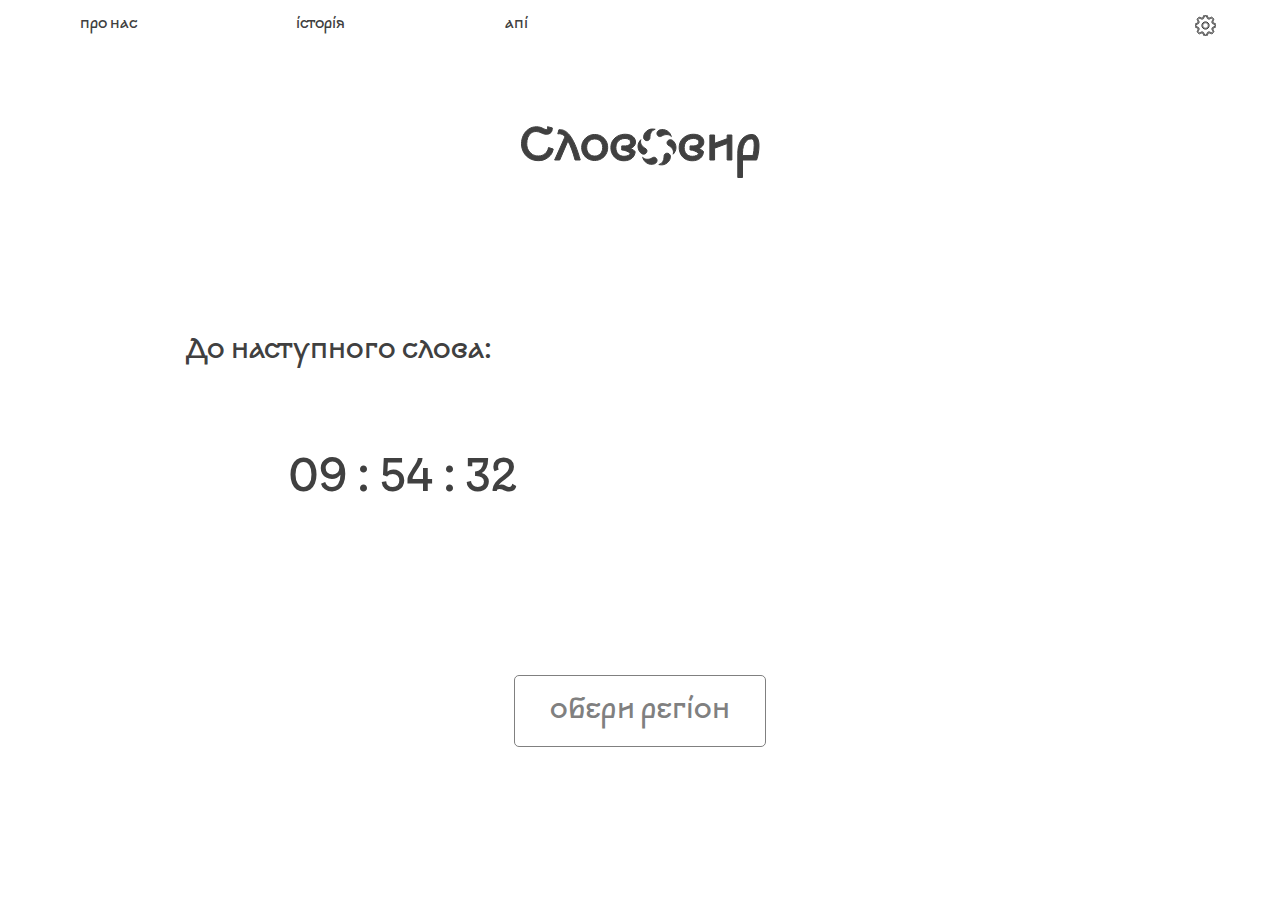
<file: timer.html>
<!DOCTYPE html>
<html lang="en">
<head>
    <meta charset="UTF-8">
    <meta http-equiv="X-UA-Compatible" content="IE=edge">
    <meta name="viewport" content="width=device-width, initial-scale=1.0">
    <title>Timer</title>
    <link rel="stylesheet" href="style.css">
</head>
<body class="light">
    <div class="l-header">
        <div class="box">
            <div class="item">про нас</div>
            <div class="item">історія</div>
            <div class="item">апі</div>
        </div>

        <div class="icon">
            <svg width="21" height="21" viewBox="0 0 21 21" fill="none" xmlns="http://www.w3.org/2000/svg">
                <path d="M11.6489 21H9.44146C9.10934 21 8.99347 21.0007 7.86168 18.1393L6.98764 17.7768C4.60604 18.8794 4.32412 18.8794 4.22987 18.8794H4.04763L3.89222 18.7432L2.3274 17.1808C2.08943 16.9384 2.00696 16.8542 3.23146 14.0302L2.87506 13.1697C0 12.1184 0 11.9964 0 11.6499V9.44136C0 9.09533 0 8.98608 2.86554 7.85536L3.22194 6.993C1.92665 4.21198 2.01577 4.12563 2.27126 3.88017L3.9541 2.19652L4.16308 2.18983C4.41714 2.18983 5.35972 2.54078 6.96705 3.23326L7.83853 2.87218C8.88775 -0.000418458 9.01652 0 9.34752 0H11.555C11.8856 0 12.0019 0.000418203 13.1337 2.86256L14.0092 3.22249C16.3871 2.12136 16.6727 2.12136 16.7677 2.12136H16.9488L17.1042 2.25528L18.669 3.81504C18.907 4.06008 18.9883 4.14392 17.7638 6.96906L18.1213 7.83445C21 8.88133 21 9.00291 21 9.3501V11.556C21 11.8939 21 12.0129 18.1308 13.1442L17.7766 14.0073C19.0654 16.7763 18.9802 16.8631 18.739 17.1112L17.0433 18.8053L16.8332 18.8112C16.5803 18.8112 15.6399 18.4598 14.0348 17.7666L13.1582 18.128C12.1061 21 11.9866 21 11.6489 21ZM9.67093 20.0882H11.412C11.6118 19.6725 12.0437 18.5707 12.3895 17.6215L12.4591 17.4326L14.0444 16.7793L14.2149 16.853C15.1597 17.2642 16.2765 17.7199 16.7116 17.8599L17.9351 16.6387C17.7797 16.1991 17.3086 15.1235 16.8836 14.2162L16.7979 14.0318L17.4538 12.4339L17.6324 12.3635C18.5868 11.9886 19.6925 11.5258 20.1057 11.3147V9.59922C19.6877 9.39871 18.5863 8.97103 17.6372 8.62761L17.4514 8.55987L16.7911 6.96038L16.8699 6.78005C17.2761 5.84471 17.7279 4.74138 17.8726 4.29687L16.6459 3.0731C16.2499 3.21413 15.1412 3.699 14.206 4.13452L14.0318 4.21606L12.4465 3.56393L12.3757 3.38401C12.001 2.42955 11.5354 1.32287 11.3254 0.913171H9.58549C9.3846 1.32768 8.95413 2.42996 8.60921 3.37878L8.54068 3.56665L6.95977 4.22212L6.78931 4.14769C5.84233 3.73726 4.72334 3.28229 4.28673 3.14242L3.0654 4.3643C3.21866 4.80316 3.69123 5.87806 4.11473 6.78538L4.2016 6.97021L3.54238 8.56739L3.36495 8.63733C2.41212 9.0118 1.3082 9.47429 0.894942 9.68452V11.4022C1.31291 11.6035 2.41315 12.0323 3.36167 12.3772L3.54607 12.4457L4.20641 14.0398L4.12763 14.2197C3.72145 15.1543 3.27008 16.2562 3.12492 16.6999L4.35424 17.9274C4.74905 17.7852 5.85636 17.3004 6.79269 16.8644L6.96797 16.7825L8.55 17.4387L8.62078 17.6186C8.99665 18.5734 9.46082 19.6782 9.67093 20.0882ZM10.4999 14.1753C8.47573 14.1753 6.82742 12.5265 6.82742 10.4997C6.82742 8.47456 8.47542 6.82678 10.4999 6.82678C12.5229 6.82678 14.1673 8.47487 14.1673 10.4997C14.1673 12.5265 12.5229 14.1753 10.4999 14.1753ZM10.4999 7.73942C8.96776 7.73942 7.72236 8.97782 7.72236 10.4998C7.72236 12.0229 8.96745 13.2625 10.4999 13.2625C12.0295 13.2625 13.2738 12.0229 13.2738 10.4998C13.2734 8.97782 12.0295 7.73942 10.4999 7.73942Z" fill="white"/>
                </svg>
        </div>
    </div>

    <div class="logo is-top">
        <svg id='logo' width="243" height="61" viewBox="0 0 243 61" fill="none" xmlns="http://www.w3.org/2000/svg">
            <path d="M19.35 43.65C16.1833 43.65 13.3167 42.9333 10.75 41.5C8.18333 40.0333 6.16667 38.0167 4.7 35.45C3.23333 32.8833 2.5 29.9833 2.5 26.75C2.5 23.6833 3.13333 20.85 4.4 18.25C5.66667 15.65 7.45 13.5833 9.75 12.05C12.05 10.5167 14.6667 9.75 17.6 9.75C19.0333 9.78333 20.2667 9.96666 21.3 10.3C22.3667 10.6333 23.4667 11.0833 24.6 11.65C25.2 11.9833 25.7 12.2333 26.1 12.4C26.5333 12.5333 26.9333 12.6 27.3 12.6C27.7667 12.6 28.0833 12.4833 28.25 12.25C28.4167 12.0167 28.5 11.5333 28.5 10.8V9.7L33.3 10.9C33.3667 12.9333 32.8833 14.5167 31.85 15.65C30.8167 16.75 29.2667 17.3 27.2 17.3C26.4667 17.3 25.75 17.1833 25.05 16.95C24.35 16.7167 23.4333 16.3667 22.3 15.9C21.2333 15.4333 20.3 15.0833 19.5 14.85C18.7333 14.6167 17.9667 14.5 17.2 14.5C15.3333 14.5 13.6833 15.0167 12.25 16.05C10.8167 17.05 9.7 18.4833 8.9 20.35C8.13333 22.1833 7.75 24.3167 7.75 26.75C7.75 29.0833 8.25 31.1833 9.25 33.05C10.25 34.8833 11.6333 36.3333 13.4 37.4C15.1667 38.4333 17.15 38.95 19.35 38.95C22.05 38.95 24.3 38.1833 26.1 36.65C27.9333 35.1167 29.0667 33.0833 29.5 30.55L34.2 32C33.8333 34.2667 32.9667 36.2833 31.6 38.05C30.2333 39.7833 28.4833 41.15 26.35 42.15C24.25 43.15 21.9167 43.65 19.35 43.65ZM56.0844 43C53.8177 34.7 51.4344 28.3333 48.9344 23.9L40.7344 43H35.6344L46.0344 19.75C44.301 17.75 42.4677 16.75 40.5344 16.75C40.0344 16.75 39.451 16.7833 38.7844 16.85L39.8844 12.8C40.4844 12.7333 40.9677 12.7 41.3344 12.7C49.101 12.7 55.7344 22.8 61.2344 43H56.0844ZM75.684 43.5C73.2507 43.5 71.034 42.9333 69.034 41.8C67.0673 40.6667 65.5173 39.1167 64.384 37.15C63.2507 35.15 62.684 32.9333 62.684 30.5C62.684 28.1 63.2507 25.9167 64.384 23.95C65.5507 21.95 67.1173 20.3833 69.084 19.25C71.084 18.0833 73.284 17.5 75.684 17.5C78.184 17.5 80.4173 18.0667 82.384 19.2C84.3507 20.3 85.884 21.8333 86.984 23.8C88.1173 25.7667 88.684 28 88.684 30.5C88.684 32.9333 88.1173 35.15 86.984 37.15C85.8507 39.1167 84.284 40.6667 82.284 41.8C80.3173 42.9333 78.1173 43.5 75.684 43.5ZM67.684 30.5C67.684 33 68.434 35.05 69.934 36.65C71.434 38.25 73.3507 39.05 75.684 39.05C78.0173 39.05 79.934 38.25 81.434 36.65C82.934 35.05 83.684 33 83.684 30.5C83.684 28 82.934 25.95 81.434 24.35C79.934 22.75 78.0173 21.95 75.684 21.95C73.3507 21.95 71.434 22.75 69.934 24.35C68.434 25.95 67.684 28 67.684 30.5ZM104.983 43.75C102.283 43.75 99.9332 43.1667 97.9332 42C95.9665 40.8333 94.4665 39.25 93.4332 37.25C92.3999 35.25 91.8832 33 91.8832 30.5C91.8832 27.8667 92.5165 25.55 93.7832 23.55C95.0499 21.5167 96.7832 19.9667 98.9832 18.9C101.183 17.8 103.65 17.25 106.383 17.25C108.417 17.25 110.2 17.5833 111.733 18.25C113.267 18.9167 114.45 19.85 115.283 21.05C116.117 22.2167 116.533 23.55 116.533 25.05C116.533 26.55 116.1 27.85 115.233 28.95C114.367 30.0167 113.15 30.85 111.583 31.45C113.35 32.2833 114.883 33.3 116.183 34.5C116.05 37.3333 114.967 39.5833 112.933 41.25C110.933 42.9167 108.283 43.75 104.983 43.75ZM96.8832 30.5C96.8832 33.0667 97.5832 35.1833 98.9832 36.85C100.383 38.4833 102.383 39.3 104.983 39.3C106.583 39.3 107.967 39.0333 109.133 38.5C110.333 37.9333 111 37.15 111.133 36.15C110.133 35.2833 108.85 34.55 107.283 33.95C105.75 33.3167 104.333 33 103.033 33H102.733V28.9H106.583C108.083 28.9 109.283 28.55 110.183 27.85C111.083 27.15 111.533 26.25 111.533 25.15C111.533 24.0167 111.033 23.1167 110.033 22.45C109.067 21.7833 107.733 21.45 106.033 21.45C104.333 21.45 102.783 21.8167 101.383 22.55C100.017 23.25 98.9165 24.2833 98.0832 25.65C97.2832 27.0167 96.8832 28.6333 96.8832 30.5ZM173.294 43.75C170.594 43.75 168.244 43.1667 166.244 42C164.277 40.8333 162.777 39.25 161.744 37.25C160.71 35.25 160.194 33 160.194 30.5C160.194 27.8667 160.827 25.55 162.094 23.55C163.36 21.5167 165.094 19.9667 167.294 18.9C169.494 17.8 171.96 17.25 174.694 17.25C176.727 17.25 178.51 17.5833 180.044 18.25C181.577 18.9167 182.76 19.85 183.594 21.05C184.427 22.2167 184.844 23.55 184.844 25.05C184.844 26.55 184.41 27.85 183.544 28.95C182.677 30.0167 181.46 30.85 179.894 31.45C181.66 32.2833 183.194 33.3 184.494 34.5C184.36 37.3333 183.277 39.5833 181.244 41.25C179.244 42.9167 176.594 43.75 173.294 43.75ZM165.194 30.5C165.194 33.0667 165.894 35.1833 167.294 36.85C168.694 38.4833 170.694 39.3 173.294 39.3C174.894 39.3 176.277 39.0333 177.444 38.5C178.644 37.9333 179.31 37.15 179.444 36.15C178.444 35.2833 177.16 34.55 175.594 33.95C174.06 33.3167 172.644 33 171.344 33H171.044V28.9H174.894C176.394 28.9 177.594 28.55 178.494 27.85C179.394 27.15 179.844 26.25 179.844 25.15C179.844 24.0167 179.344 23.1167 178.344 22.45C177.377 21.7833 176.044 21.45 174.344 21.45C172.644 21.45 171.094 21.8167 169.694 22.55C168.327 23.25 167.227 24.2833 166.394 25.65C165.594 27.0167 165.194 28.6333 165.194 30.5ZM195.565 18V26.35L208.165 21.7V18H212.865V43H208.165V26.55L195.565 31.2V43H190.865V18H195.565ZM218.796 36.25C218.796 32.4167 219.379 29.1 220.546 26.3C221.746 23.4667 223.412 21.3 225.546 19.8C227.712 18.2667 230.212 17.5 233.046 17.5C235.179 17.5 236.862 18.4833 238.096 20.45C239.362 22.4167 239.996 25.1 239.996 28.5C239.996 31 239.779 33.5667 239.346 36.2C238.912 38.8 238.329 41.0667 237.596 43H223.496V60.5H218.796V36.25ZM234.046 38.55C234.812 35.3167 235.196 32 235.196 28.6C235.196 26.2333 234.979 24.5333 234.546 23.5C234.112 22.4333 233.312 21.9 232.146 21.9C230.212 21.9 228.596 22.6 227.296 24C225.996 25.3667 225.029 27.1167 224.396 29.25C223.796 31.35 223.496 33.5167 223.496 35.75V38.55H234.046Z" fill="white"/>
            <path d="M155.298 25.1437C154.428 23.9595 153.102 22.7336 151.494 22.6756C150.611 22.6225 149.744 22.9287 149.09 23.5242C148.437 24.1198 148.051 24.9545 148.022 25.8384C148.025 26.4806 148.227 27.1061 148.6 27.6287C149.047 28.1326 149.594 28.5372 150.207 28.8163C153.117 30.5421 155.33 33.8911 154.165 37.1949C154.231 37.0016 154.539 36.7643 154.672 36.598C154.828 36.4053 154.979 36.2086 155.124 36.0081C155.404 35.6229 155.66 35.2211 155.892 34.8055C156.024 34.5666 156.148 34.322 156.26 34.0733C156.45 33.6486 156.604 33.2089 156.722 32.759C157.38 30.1352 156.858 27.3548 155.292 25.1489L155.298 25.1437Z" fill="white"/>
            <path d="M124.509 37.1898C125.391 37.2429 126.258 36.937 126.911 36.3419C127.565 35.7466 127.951 34.9126 127.981 34.0289C127.977 33.3867 127.775 32.7612 127.402 32.2383C126.955 31.7355 126.408 31.3322 125.796 31.0542C122.886 29.3283 120.672 25.9794 121.837 22.6755C121.771 22.8688 121.464 23.1064 121.33 23.2727C121.174 23.4652 121.023 23.6618 120.878 23.8623C120.598 24.2473 120.341 24.6488 120.108 25.0645C119.976 25.3042 119.853 25.5485 119.74 25.7974C119.551 26.2221 119.396 26.6613 119.278 27.111C118.62 29.7349 119.143 32.5156 120.708 34.7217C121.574 35.9058 122.902 37.1317 124.509 37.1897L124.509 37.1898Z" fill="white"/>
            <path d="M152.369 19.5604C152.25 19.327 152.161 19.079 152.105 18.8229C152.018 18.5909 151.922 18.3623 151.82 18.1366C151.626 17.7021 151.405 17.2795 151.161 16.8707C151.02 16.6357 150.869 16.4073 150.71 16.1857C150.438 15.8084 150.135 15.4541 149.804 15.1262C147.862 13.2449 145.194 12.3069 142.502 12.5592C141.042 12.7195 139.317 13.2565 138.465 14.6201C137.978 15.3579 137.809 16.2612 137.997 17.125C138.186 17.9886 138.715 18.7396 139.466 19.2073C140.024 19.5261 140.666 19.6645 141.306 19.6031C141.965 19.4673 142.587 19.1952 143.135 18.8042C146.084 17.1456 150.091 16.9029 152.37 19.5604L152.369 19.5604Z" fill="white"/>
            <path d="M136.537 40.6581C135.979 40.3393 135.336 40.2009 134.696 40.2622C134.038 40.3981 133.415 40.6702 132.868 41.0611C129.918 42.7184 125.912 42.9612 123.632 40.3037C123.751 40.5372 123.84 40.7851 123.895 41.0413C123.984 41.2727 124.079 41.5013 124.181 41.7276C124.376 42.1621 124.596 42.585 124.841 42.9935C124.981 43.2285 125.131 43.4566 125.291 43.6785C125.563 44.0558 125.866 44.4101 126.197 44.738C128.139 46.6202 130.808 47.5586 133.501 47.3063C134.961 47.146 136.686 46.6084 137.538 45.2454C138.025 44.5076 138.194 43.6043 138.005 42.7405C137.817 41.8769 137.287 41.1259 136.537 40.6582L136.537 40.6581Z" fill="white"/>
            <path d="M125.206 17.3483C124.612 18.6936 124.216 20.4558 124.972 21.8755C125.368 22.6661 126.066 23.2638 126.908 23.5323C127.75 23.8011 128.665 23.7181 129.445 23.3024C130 22.9782 130.441 22.4901 130.707 21.9051C130.919 21.267 130.994 20.5918 130.929 19.9225C130.969 16.5401 132.762 12.9478 136.203 12.3032C135.941 12.2901 135.682 12.2429 135.432 12.1625C135.187 12.1244 134.942 12.0924 134.696 12.0669C134.222 12.0169 133.747 11.995 133.271 12.0009C132.997 12.0058 132.724 12.0218 132.453 12.0491C131.989 12.096 131.531 12.1811 131.082 12.3032C128.48 13.0449 126.333 14.8878 125.206 17.3468L125.206 17.3483Z" fill="white"/>
            <path d="M146.558 36.563C146.003 36.8872 145.562 37.3753 145.296 37.9603C145.084 38.5984 145.008 39.2739 145.073 39.9429C145.034 43.3261 143.241 46.9176 139.8 47.5622C140.062 47.5753 140.321 47.6225 140.571 47.7029C140.815 47.741 141.061 47.773 141.307 47.7985C141.781 47.8485 142.257 47.8704 142.733 47.8645C143.006 47.8601 143.278 47.8439 143.551 47.8163C144.014 47.7689 144.472 47.6833 144.921 47.5609C147.523 46.8192 149.67 44.9763 150.797 42.5173C151.391 41.172 151.787 39.4098 151.031 37.9901C150.635 37.1995 149.938 36.6019 149.095 36.3333C148.253 36.0646 147.338 36.1475 146.558 36.5632L146.558 36.563Z" fill="white"/>
            </svg>
    </div>

    <div class="button1">
        <div class="button-item1">
        обери регіон
        </div>
    </div>  
    

    
    <div class="timer-item1"> До наступного слова: </div>
    <div class="timer-item2"> 09 : 54 : 32 </div>
</body>
</html>
</file>
<file: style.css>
@import url(styles/base.css);
@import url(styles/layout.css);
@import url(styles/modules.css);
@import url(styles/state.css);
@import url(styles/theme.css);
</file>
